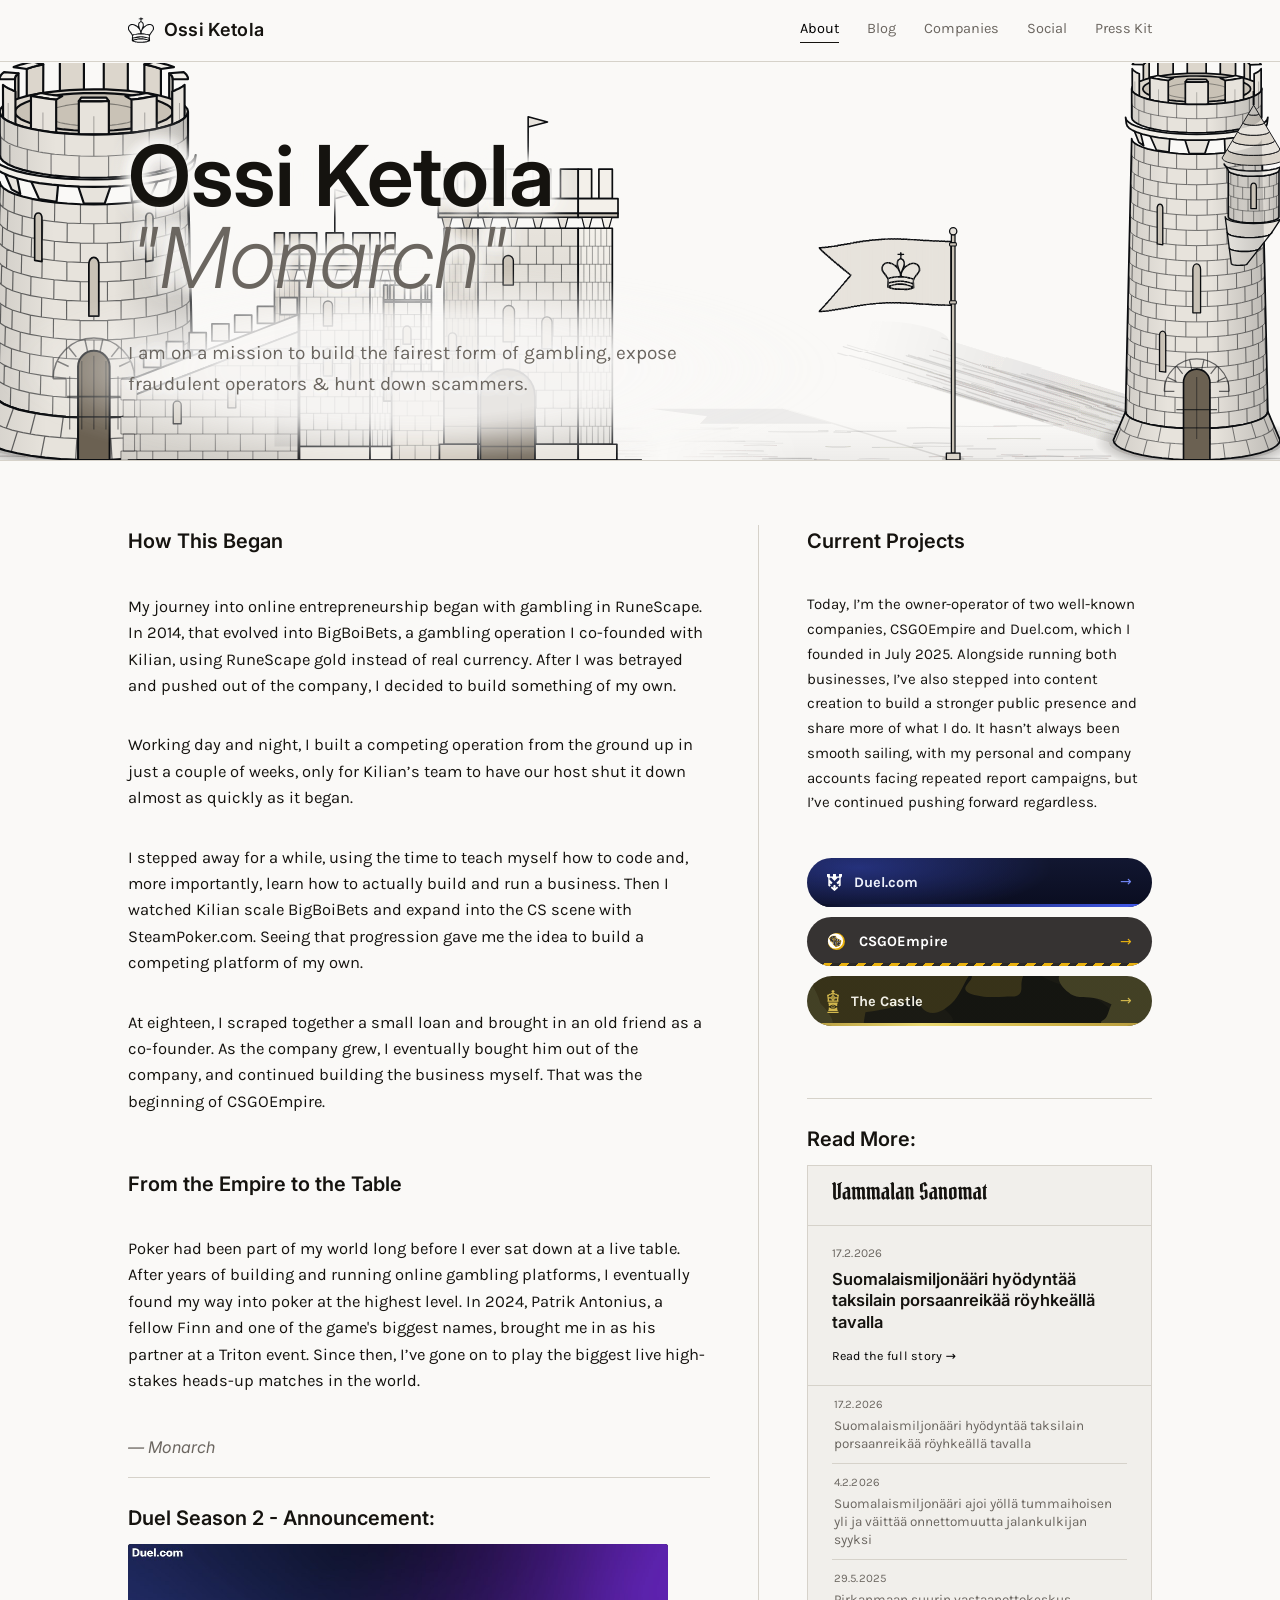
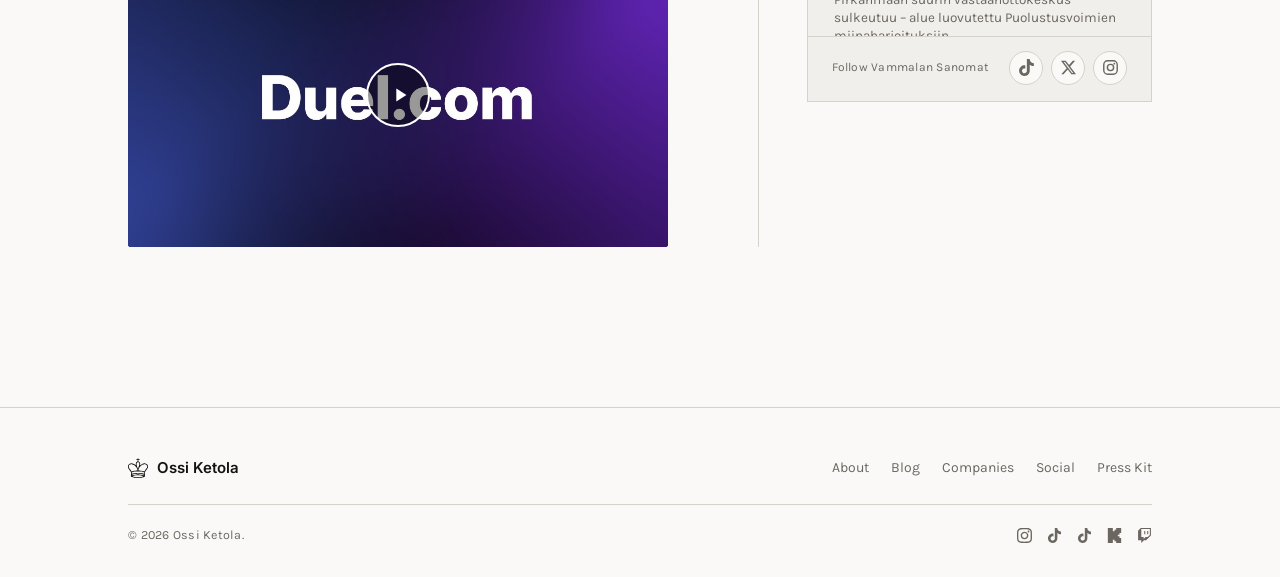
<file: index.html>
<!DOCTYPE html>
<html lang="en">
<head>
<meta charset="UTF-8">
<meta name="viewport" content="width=device-width, initial-scale=1.0">
<title>Ossi Ketola</title>
<meta name="description" content="Ossi Ketola — founder of CSGOEmpire and Duel.com, high-stakes poker player. Blog, social directory, and press kit.">
<meta property="og:type" content="website">
<meta property="og:url" content="https://olsujofa.github.io/ossi-ketola-website/">
<meta property="og:title" content="Ossi Ketola">
<meta property="og:description" content="Ossi Ketola — founder of CSGOEmpire and Duel.com, high-stakes poker player. Blog, social directory, and press kit.">
<meta property="og:image" content="https://olsujofa.github.io/ossi-ketola-website/assets/og-card.png">
<meta name="twitter:card" content="summary_large_image">
<meta name="twitter:title" content="Ossi Ketola">
<meta name="twitter:description" content="Ossi Ketola — founder of CSGOEmpire and Duel.com, high-stakes poker player. Blog, social directory, and press kit.">
<meta name="twitter:image" content="https://olsujofa.github.io/ossi-ketola-website/assets/og-card.png">
<link rel="icon" type="image/svg+xml" href="favicon.svg">
<link rel="preconnect" href="https://fonts.googleapis.com">
<link rel="preconnect" href="https://fonts.gstatic.com" crossorigin>
<link href="https://fonts.googleapis.com/css2?family=Inter:ital,wght@0,500;0,600;1,500&amp;family=Karla:wght@400;500;700&amp;display=swap" rel="stylesheet">
<link rel="stylesheet" href="styles.css">
<!-- page slides: opt in to cross-page transitions (main pages only) -->
<style>@view-transition{navigation:auto}</style>
<script src="slides.js"></script>
<script src="to-top.js" defer></script>
</head>
<body>

<header class="site-header">
  <div class="wrap">
    <a class="brand" href="index.html">
      <svg viewBox="0 0 56.88 55.63" width="26" height="26">
        <path fill="#0b0d10" fill-rule="evenodd" d="M27.99 0C27.99 0 29.12 0.25 29.12 0.25C29.12 0.25 29.74 2.38 29.74 2.38C29.74 2.38 32.16 2.5 32.74 2.63C33.33 2.75 33.18 2.83 33.24 3.13C33.31 3.42 33.12 4.38 33.12 4.38C33.12 4.38 30.85 4.5 30.24 4.63C29.64 4.75 29.64 4.52 29.49 5.13C29.35 5.73 29.31 7.58 29.37 8.25C29.43 8.92 29.39 8.73 29.87 9.13C30.35 9.52 31.52 9.83 32.24 10.63C32.97 11.42 33.87 12.29 34.24 13.88C34.62 15.46 34.49 20.13 34.49 20.13C34.49 20.13 34.22 20.69 35.37 20C36.52 19.31 39.74 16.85 41.37 16C43 15.15 43.89 15.08 45.12 14.88C46.35 14.67 47.41 14.5 48.75 14.75C50.08 15 52.04 15.75 53.12 16.38C54.2 17 54.68 17.71 55.25 18.5C55.81 19.29 56.22 20.21 56.5 21.13C56.77 22.04 56.93 22.9 56.87 24C56.81 25.1 57.52 25.23 56.12 27.75C54.72 30.27 49.85 36.25 48.5 39.13C47.14 42 48.04 42.94 48 45C47.95 47.06 48.39 50.23 48.25 51.5C48.1 52.77 48.31 52.08 47.12 52.63C45.93 53.17 43.06 54.25 41.12 54.75C39.18 55.25 38.85 55.48 35.49 55.63C32.14 55.77 24.31 55.77 20.99 55.63C17.68 55.48 17.58 55.27 15.62 54.75C13.66 54.23 10.45 53.08 9.24 52.5C8.04 51.92 8.47 52.71 8.37 51.25C8.27 49.79 8.66 45.81 8.62 43.75C8.58 41.69 9.35 41.33 8.12 38.88C6.89 36.42 2.58 31.1 1.24 29C-0.09 26.9 0.33 27.42 0.12 26.25C-0.09 25.08 -0.21 23.27 -0.01 22C0.2 20.73 0.72 19.6 1.37 18.63C2.02 17.65 2.89 16.75 3.87 16.13C4.85 15.5 6.08 15.1 7.24 14.88C8.41 14.65 9.58 14.58 10.87 14.75C12.16 14.92 13.12 14.98 15 15.88C16.87 16.77 22.12 20.13 22.12 20.13C22.12 20.13 22.27 15.04 22.62 13.5C22.97 11.96 23.62 11.54 24.24 10.88C24.87 10.21 25.83 10.02 26.37 9.5C26.91 8.98 27.33 8.48 27.49 7.75C27.66 7.02 27.49 5.65 27.37 5.13C27.24 4.6 27.37 4.75 26.74 4.63C26.12 4.5 23.62 4.38 23.62 4.38C23.62 4.38 23.43 3.42 23.49 3.13C23.56 2.83 23.43 2.73 23.99 2.63C24.56 2.52 26.87 2.5 26.87 2.5C26.87 2.5 27.99 0 27.99 0ZM46.5 16.88C45.39 17.06 43.52 17.6 42.25 18.13C40.97 18.65 40.35 18.83 38.87 20C37.39 21.17 34.77 23.42 33.37 25.13C31.97 26.83 31.08 28.88 30.49 30.25C29.91 31.63 29.89 32.56 29.87 33.38C29.85 34.19 30.37 35.13 30.37 35.13C30.37 35.13 35.37 35.5 37.87 35.88C40.37 36.25 43.91 37.13 45.37 37.38C46.83 37.63 46.29 37.48 46.62 37.38C46.95 37.27 46.89 37.46 47.37 36.75C47.85 36.04 48.5 34.56 49.5 33.13C50.5 31.69 52.56 29.38 53.37 28.13C54.18 26.88 54.18 26.46 54.37 25.63C54.56 24.79 54.56 23.92 54.5 23.13C54.43 22.33 54.39 21.65 54 20.88C53.6 20.1 52.97 19.15 52.12 18.5C51.27 17.85 49.81 17.27 48.87 17C47.93 16.73 47.6 16.69 46.5 16.88ZM8.37 16.88C7.58 17.04 6.31 17.44 5.49 17.88C4.68 18.31 4.02 18.83 3.49 19.5C2.97 20.17 2.58 20.96 2.37 21.88C2.16 22.79 2.06 23.92 2.24 25C2.43 26.08 2.68 27.04 3.49 28.38C4.31 29.71 6.12 31.56 7.12 33C8.12 34.44 8.79 36.27 9.49 37C10.2 37.73 9.83 37.56 11.37 37.38C12.91 37.19 16.24 36.25 18.74 35.88C21.24 35.5 26.37 35.13 26.37 35.13C26.37 35.13 26.89 34.42 26.87 33.63C26.85 32.83 26.7 31.6 26.24 30.38C25.79 29.15 24.89 27.44 24.12 26.25C23.35 25.06 22.64 24.27 21.62 23.25C20.6 22.23 19.14 20.96 17.99 20.13C16.85 19.29 16.04 18.79 14.75 18.25C13.45 17.71 11.31 17.1 10.25 16.88C9.18 16.65 9.16 16.71 8.37 16.88ZM26.62 37.63C23.99 37.63 22.97 37.54 20.49 37.88C18.02 38.21 13.37 39.1 11.75 39.63C10.12 40.15 10.89 40.42 10.75 41C10.6 41.58 10.75 42.6 10.87 43.13C11 43.65 11.5 44.13 11.5 44.13C11.5 44.13 14.06 43.27 16.37 42.88C18.68 42.48 21.91 41.83 25.37 41.75C28.83 41.67 33.93 41.98 37.12 42.38C40.31 42.77 43.06 43.94 44.5 44.13C45.93 44.31 45.75 43.5 45.75 43.5C45.75 43.5 46 41.02 45.87 40.38C45.75 39.73 46.6 40.04 45 39.63C43.39 39.21 39.31 38.21 36.24 37.88C33.18 37.54 29.24 37.63 26.62 37.63ZM25.24 48.38C22.52 48.38 21.99 48.52 20.12 48.88C18.24 49.23 15.12 50.15 14 50.5C12.87 50.85 13.37 51 13.37 51C13.37 51 13.14 51.35 13.62 51.63C14.1 51.9 14.89 52.35 16.24 52.63C17.6 52.9 19.08 53.13 21.74 53.25C24.41 53.38 29.12 53.48 32.24 53.38C35.37 53.27 38.64 52.96 40.49 52.63C42.35 52.29 43.37 51.38 43.37 51.38C43.37 51.38 43.77 50.92 42.62 50.5C41.47 50.08 39.39 49.23 36.49 48.88C33.6 48.52 27.97 48.38 25.24 48.38ZM27.74 11.13C26.95 11.29 25.99 12.35 25.49 12.88C24.99 13.4 24.89 13.21 24.74 14.25C24.6 15.29 24.14 16.77 24.62 19.13C25.1 21.48 26.95 26.77 27.62 28.38C28.29 29.98 28.62 28.75 28.62 28.75C28.62 28.75 31.41 21.69 31.99 19.38C32.58 17.06 32.41 16.13 32.12 14.88C31.83 13.63 30.97 12.5 30.24 11.88C29.52 11.25 28.54 10.96 27.74 11.13ZM25.62 44C22.62 44.33 15.54 45.46 13.12 46C10.7 46.54 11.47 46.88 11.12 47.25C10.77 47.63 10.91 48 11 48.25C11.08 48.5 9.33 49.13 11.62 48.75C13.91 48.38 21.31 46.46 24.74 46C28.18 45.54 29.37 45.69 32.24 46C35.12 46.31 39.97 47.42 42 47.88C44.02 48.33 43.75 48.69 44.37 48.75C45 48.81 45.75 48.25 45.75 48.25C45.75 48.25 46.04 47.35 45.25 46.88C44.45 46.4 43.35 45.85 41 45.38C38.64 44.9 33.68 44.23 31.12 44C28.56 43.77 28.62 43.67 25.62 44Z"/>
      </svg>
      <span class="wordmark">Ossi Ketola</span>
    </a>
    <nav class="site-nav">
      <a href="index.html" aria-current="page">About</a>
      <a href="blog/index.html">Blog</a>
      <div class="nav-dropdown">
        <a href="companies/index.html">Companies</a>
        <div class="nav-dropdown-menu">
          <a href="companies/duel.html">Duel.com</a>
          <a href="companies/csgoempire.html">CSGOEmpire</a>
          <a href="companies/castle.html">The Castle</a>
        </div>
      </div>
      <a href="social.html">Social</a>
      <a href="press.html">Press Kit</a>
    </nav>
  </div>
</header>

<section class="hero">
  <div class="wrap">
    <div class="hero-text">
      <h1>Ossi Ketola<br><em>"Monarch"</em></h1>
      <p class="lede">I am on a mission to build the fairest form of gambling, expose fraudulent operators &amp; hunt down scammers.</p>
    </div>
    <div class="hero-ground" aria-hidden="true"></div>
    <img src="assets/graphics/tower-ground-shadow.svg" alt="" class="hero-tower-shadow">
    <div class="hero-ground hero-ground-right" aria-hidden="true"></div>
    <img src="assets/graphics/turret-ground-shadow.svg" alt="" class="hero-turret-shadow">
    <img src="assets/graphics/tower-round.svg" alt="" class="hero-tower">
    <img src="assets/graphics/tower-turret.svg" alt="" class="hero-turret">
    <svg class="hero-flag crown-flag" viewBox="-270 0 285 210" aria-hidden="true" focusable="false">
      <defs>
        <linearGradient id="hf-rake" gradientUnits="userSpaceOnUse" x1="0" y1="210" x2="-157" y2="162">
          <stop offset="0" stop-color="#2b2724" stop-opacity="0.16"/>
          <stop offset="1" stop-color="#2b2724" stop-opacity="0"/>
        </linearGradient>
        <path id="hf-crown" fill="#0b0d10" fill-rule="evenodd" d="M27.99 0C27.99 0 29.12 0.25 29.12 0.25C29.12 0.25 29.74 2.38 29.74 2.38C29.74 2.38 32.16 2.5 32.74 2.63C33.33 2.75 33.18 2.83 33.24 3.13C33.31 3.42 33.12 4.38 33.12 4.38C33.12 4.38 30.85 4.5 30.24 4.63C29.64 4.75 29.64 4.52 29.49 5.13C29.35 5.73 29.31 7.58 29.37 8.25C29.43 8.92 29.39 8.73 29.87 9.13C30.35 9.52 31.52 9.83 32.24 10.63C32.97 11.42 33.87 12.29 34.24 13.88C34.62 15.46 34.49 20.13 34.49 20.13C34.49 20.13 34.22 20.69 35.37 20C36.52 19.31 39.74 16.85 41.37 16C43 15.15 43.89 15.08 45.12 14.88C46.35 14.67 47.41 14.5 48.75 14.75C50.08 15 52.04 15.75 53.12 16.38C54.2 17 54.68 17.71 55.25 18.5C55.81 19.29 56.22 20.21 56.5 21.13C56.77 22.04 56.93 22.9 56.87 24C56.81 25.1 57.52 25.23 56.12 27.75C54.72 30.27 49.85 36.25 48.5 39.13C47.14 42 48.04 42.94 48 45C47.95 47.06 48.39 50.23 48.25 51.5C48.1 52.77 48.31 52.08 47.12 52.63C45.93 53.17 43.06 54.25 41.12 54.75C39.18 55.25 38.85 55.48 35.49 55.63C32.14 55.77 24.31 55.77 20.99 55.63C17.68 55.48 17.58 55.27 15.62 54.75C13.66 54.23 10.45 53.08 9.24 52.5C8.04 51.92 8.47 52.71 8.37 51.25C8.27 49.79 8.66 45.81 8.62 43.75C8.58 41.69 9.35 41.33 8.12 38.88C6.89 36.42 2.58 31.1 1.24 29C-0.09 26.9 0.33 27.42 0.12 26.25C-0.09 25.08 -0.21 23.27 -0.01 22C0.2 20.73 0.72 19.6 1.37 18.63C2.02 17.65 2.89 16.75 3.87 16.13C4.85 15.5 6.08 15.1 7.24 14.88C8.41 14.65 9.58 14.58 10.87 14.75C12.16 14.92 13.12 14.98 15 15.88C16.87 16.77 22.12 20.13 22.12 20.13C22.12 20.13 22.27 15.04 22.62 13.5C22.97 11.96 23.62 11.54 24.24 10.88C24.87 10.21 25.83 10.02 26.37 9.5C26.91 8.98 27.33 8.48 27.49 7.75C27.66 7.02 27.49 5.65 27.37 5.13C27.24 4.6 27.37 4.75 26.74 4.63C26.12 4.5 23.62 4.38 23.62 4.38C23.62 4.38 23.43 3.42 23.49 3.13C23.56 2.83 23.43 2.73 23.99 2.63C24.56 2.52 26.87 2.5 26.87 2.5C26.87 2.5 27.99 0 27.99 0ZM46.5 16.88C45.39 17.06 43.52 17.6 42.25 18.13C40.97 18.65 40.35 18.83 38.87 20C37.39 21.17 34.77 23.42 33.37 25.13C31.97 26.83 31.08 28.88 30.49 30.25C29.91 31.63 29.89 32.56 29.87 33.38C29.85 34.19 30.37 35.13 30.37 35.13C30.37 35.13 35.37 35.5 37.87 35.88C40.37 36.25 43.91 37.13 45.37 37.38C46.83 37.63 46.29 37.48 46.62 37.38C46.95 37.27 46.89 37.46 47.37 36.75C47.85 36.04 48.5 34.56 49.5 33.13C50.5 31.69 52.56 29.38 53.37 28.13C54.18 26.88 54.18 26.46 54.37 25.63C54.56 24.79 54.56 23.92 54.5 23.13C54.43 22.33 54.39 21.65 54 20.88C53.6 20.1 52.97 19.15 52.12 18.5C51.27 17.85 49.81 17.27 48.87 17C47.93 16.73 47.6 16.69 46.5 16.88ZM8.37 16.88C7.58 17.04 6.31 17.44 5.49 17.88C4.68 18.31 4.02 18.83 3.49 19.5C2.97 20.17 2.58 20.96 2.37 21.88C2.16 22.79 2.06 23.92 2.24 25C2.43 26.08 2.68 27.04 3.49 28.38C4.31 29.71 6.12 31.56 7.12 33C8.12 34.44 8.79 36.27 9.49 37C10.2 37.73 9.83 37.56 11.37 37.38C12.91 37.19 16.24 36.25 18.74 35.88C21.24 35.5 26.37 35.13 26.37 35.13C26.37 35.13 26.89 34.42 26.87 33.63C26.85 32.83 26.7 31.6 26.24 30.38C25.79 29.15 24.89 27.44 24.12 26.25C23.35 25.06 22.64 24.27 21.62 23.25C20.6 22.23 19.14 20.96 17.99 20.13C16.85 19.29 16.04 18.79 14.75 18.25C13.45 17.71 11.31 17.1 10.25 16.88C9.18 16.65 9.16 16.71 8.37 16.88ZM26.62 37.63C23.99 37.63 22.97 37.54 20.49 37.88C18.02 38.21 13.37 39.1 11.75 39.63C10.12 40.15 10.89 40.42 10.75 41C10.6 41.58 10.75 42.6 10.87 43.13C11 43.65 11.5 44.13 11.5 44.13C11.5 44.13 14.06 43.27 16.37 42.88C18.68 42.48 21.91 41.83 25.37 41.75C28.83 41.67 33.93 41.98 37.12 42.38C40.31 42.77 43.06 43.94 44.5 44.13C45.93 44.31 45.75 43.5 45.75 43.5C45.75 43.5 46 41.02 45.87 40.38C45.75 39.73 46.6 40.04 45 39.63C43.39 39.21 39.31 38.21 36.24 37.88C33.18 37.54 29.24 37.63 26.62 37.63ZM25.24 48.38C22.52 48.38 21.99 48.52 20.12 48.88C18.24 49.23 15.12 50.15 14 50.5C12.87 50.85 13.37 51 13.37 51C13.37 51 13.14 51.35 13.62 51.63C14.1 51.9 14.89 52.35 16.24 52.63C17.6 52.9 19.08 53.13 21.74 53.25C24.41 53.38 29.12 53.48 32.24 53.38C35.37 53.27 38.64 52.96 40.49 52.63C42.35 52.29 43.37 51.38 43.37 51.38C43.37 51.38 43.77 50.92 42.62 50.5C41.47 50.08 39.39 49.23 36.49 48.88C33.6 48.52 27.97 48.38 25.24 48.38ZM27.74 11.13C26.95 11.29 25.99 12.35 25.49 12.88C24.99 13.4 24.89 13.21 24.74 14.25C24.6 15.29 24.14 16.77 24.62 19.13C25.1 21.48 26.95 26.77 27.62 28.38C28.29 29.98 28.62 28.75 28.62 28.75C28.62 28.75 31.41 21.69 31.99 19.38C32.58 17.06 32.41 16.13 32.12 14.88C31.83 13.63 30.97 12.5 30.24 11.88C29.52 11.25 28.54 10.96 27.74 11.13ZM25.62 44C22.62 44.33 15.54 45.46 13.12 46C10.7 46.54 11.47 46.88 11.12 47.25C10.77 47.63 10.91 48 11 48.25C11.08 48.5 9.33 49.13 11.62 48.75C13.91 48.38 21.31 46.46 24.74 46C28.18 45.54 29.37 45.69 32.24 46C35.12 46.31 39.97 47.42 42 47.88C44.02 48.33 43.75 48.69 44.37 48.75C45 48.81 45.75 48.25 45.75 48.25C45.75 48.25 46.04 47.35 45.25 46.88C44.45 46.4 43.35 45.85 41 45.38C38.64 44.9 33.68 44.23 31.12 44C28.56 43.77 28.62 43.67 25.62 44Z"/>
        <path id="hf-cloth" d="M2 18H118L90 46.0L118 74H2Z" fill="#e7e3dc" stroke="#0b0d10" stroke-width="1.3" stroke-linejoin="round"/>
        <use id="hf-emblem" href="#hf-crown" transform="translate(63.06 29.31) scale(-0.6 0.6)"/>
        <clipPath id="hf-shape"><path d="M2 18H118L90 46.0L118 74H2Z"/></clipPath>
        <clipPath id="hf-s0"><rect x="1.70" y="0" width="3.36" height="90"/></clipPath><clipPath id="hf-s1"><rect x="4.46" y="0" width="3.36" height="90"/></clipPath><clipPath id="hf-s2"><rect x="7.22" y="0" width="3.36" height="90"/></clipPath><clipPath id="hf-s3"><rect x="9.99" y="0" width="3.36" height="90"/></clipPath><clipPath id="hf-s4"><rect x="12.75" y="0" width="3.36" height="90"/></clipPath><clipPath id="hf-s5"><rect x="15.51" y="0" width="3.36" height="90"/></clipPath><clipPath id="hf-s6"><rect x="18.27" y="0" width="3.36" height="90"/></clipPath><clipPath id="hf-s7"><rect x="21.03" y="0" width="3.36" height="90"/></clipPath><clipPath id="hf-s8"><rect x="23.80" y="0" width="3.36" height="90"/></clipPath><clipPath id="hf-s9"><rect x="26.56" y="0" width="3.36" height="90"/></clipPath><clipPath id="hf-s10"><rect x="29.32" y="0" width="3.36" height="90"/></clipPath><clipPath id="hf-s11"><rect x="32.08" y="0" width="3.36" height="90"/></clipPath><clipPath id="hf-s12"><rect x="34.84" y="0" width="3.36" height="90"/></clipPath><clipPath id="hf-s13"><rect x="37.60" y="0" width="3.36" height="90"/></clipPath><clipPath id="hf-s14"><rect x="40.37" y="0" width="3.36" height="90"/></clipPath><clipPath id="hf-s15"><rect x="43.13" y="0" width="3.36" height="90"/></clipPath><clipPath id="hf-s16"><rect x="45.89" y="0" width="3.36" height="90"/></clipPath><clipPath id="hf-s17"><rect x="48.65" y="0" width="3.36" height="90"/></clipPath><clipPath id="hf-s18"><rect x="51.41" y="0" width="3.36" height="90"/></clipPath><clipPath id="hf-s19"><rect x="54.18" y="0" width="3.36" height="90"/></clipPath><clipPath id="hf-s20"><rect x="56.94" y="0" width="3.36" height="90"/></clipPath><clipPath id="hf-s21"><rect x="59.70" y="0" width="3.36" height="90"/></clipPath><clipPath id="hf-s22"><rect x="62.46" y="0" width="3.36" height="90"/></clipPath><clipPath id="hf-s23"><rect x="65.22" y="0" width="3.36" height="90"/></clipPath><clipPath id="hf-s24"><rect x="67.99" y="0" width="3.36" height="90"/></clipPath><clipPath id="hf-s25"><rect x="70.75" y="0" width="3.36" height="90"/></clipPath><clipPath id="hf-s26"><rect x="73.51" y="0" width="3.36" height="90"/></clipPath><clipPath id="hf-s27"><rect x="76.27" y="0" width="3.36" height="90"/></clipPath><clipPath id="hf-s28"><rect x="79.03" y="0" width="3.36" height="90"/></clipPath><clipPath id="hf-s29"><rect x="81.80" y="0" width="3.36" height="90"/></clipPath><clipPath id="hf-s30"><rect x="84.56" y="0" width="3.36" height="90"/></clipPath><clipPath id="hf-s31"><rect x="87.32" y="0" width="3.36" height="90"/></clipPath><clipPath id="hf-s32"><rect x="90.08" y="0" width="3.36" height="90"/></clipPath><clipPath id="hf-s33"><rect x="92.84" y="0" width="3.36" height="90"/></clipPath><clipPath id="hf-s34"><rect x="95.60" y="0" width="3.36" height="90"/></clipPath><clipPath id="hf-s35"><rect x="98.37" y="0" width="3.36" height="90"/></clipPath><clipPath id="hf-s36"><rect x="101.13" y="0" width="3.36" height="90"/></clipPath><clipPath id="hf-s37"><rect x="103.89" y="0" width="3.36" height="90"/></clipPath><clipPath id="hf-s38"><rect x="106.65" y="0" width="3.36" height="90"/></clipPath><clipPath id="hf-s39"><rect x="109.41" y="0" width="3.36" height="90"/></clipPath><clipPath id="hf-s40"><rect x="112.18" y="0" width="3.36" height="90"/></clipPath><clipPath id="hf-s41"><rect x="114.94" y="0" width="3.36" height="90"/></clipPath>
      </defs>
      <polygon class="flag-cast" points="-149.8,165.1 -265.8,165.1 -216.3,171.6 -222.7,178.2 -106.7,178.2" fill="#2b2724" opacity="0.06"/>
      <polygon points="-2,210 2.5,210 -154.6,162.3 -159.1,162.3" fill="url(#hf-rake)"/>
      <ellipse cx="0" cy="209" rx="10" ry="2.6" fill="#2b2724" opacity="0.18"/>
      <g stroke="#0b0d10" stroke-linejoin="round">
        <path d="M-1.6 12H1.6V204H-1.6Z" fill="#c9c2b6" stroke-width="1.1"/>
        <path d="M-6 204H6V210H-6Z" fill="#dcd6cc" stroke-width="1.2"/>
        <circle cx="0" cy="9" r="3.2" fill="#e7e3dc" stroke-width="1.1"/>
      </g>
      <g transform="scale(-1 1)">
        <g class="flag-cloth">
          <g class="flag-strip" style="--i:0;--amp:0.40;--k:0.07;transform:translateY(-0.00px)" clip-path="url(#hf-s0)"><use href="#hf-cloth"/><rect class="flag-shade" clip-path="url(#hf-shape)" x="1.70" y="16" width="3.36" height="60" fill="#0b0d10"/></g>
          <g class="flag-strip" style="--i:1;--amp:0.47;--k:0.08;transform:translateY(-0.05px)" clip-path="url(#hf-s1)"><use href="#hf-cloth"/><rect class="flag-shade" clip-path="url(#hf-shape)" x="4.46" y="16" width="3.36" height="60" fill="#0b0d10"/></g>
          <g class="flag-strip" style="--i:2;--amp:0.56;--k:0.10;transform:translateY(-0.13px)" clip-path="url(#hf-s2)"><use href="#hf-cloth"/><rect class="flag-shade" clip-path="url(#hf-shape)" x="7.22" y="16" width="3.36" height="60" fill="#0b0d10"/></g>
          <g class="flag-strip" style="--i:3;--amp:0.66;--k:0.12;transform:translateY(-0.22px)" clip-path="url(#hf-s3)"><use href="#hf-cloth"/><rect class="flag-shade" clip-path="url(#hf-shape)" x="9.99" y="16" width="3.36" height="60" fill="#0b0d10"/></g>
          <g class="flag-strip" style="--i:4;--amp:0.76;--k:0.14;transform:translateY(-0.33px)" clip-path="url(#hf-s4)"><use href="#hf-cloth"/><rect class="flag-shade" clip-path="url(#hf-shape)" x="12.75" y="16" width="3.36" height="60" fill="#0b0d10"/></g>
          <g class="flag-strip" style="--i:5;--amp:0.86;--k:0.15;transform:translateY(-0.46px)" clip-path="url(#hf-s5)"><use href="#hf-cloth"/><rect class="flag-shade" clip-path="url(#hf-shape)" x="15.51" y="16" width="3.36" height="60" fill="#0b0d10"/></g>
          <g class="flag-strip" style="--i:6;--amp:0.97;--k:0.17;transform:translateY(-0.61px)" clip-path="url(#hf-s6)"><use href="#hf-cloth"/><rect class="flag-shade" clip-path="url(#hf-shape)" x="18.27" y="16" width="3.36" height="60" fill="#0b0d10"/></g>
          <g class="flag-strip" style="--i:7;--amp:1.08;--k:0.19;transform:translateY(-0.77px)" clip-path="url(#hf-s7)"><use href="#hf-cloth"/><rect class="flag-shade" clip-path="url(#hf-shape)" x="21.03" y="16" width="3.36" height="60" fill="#0b0d10"/></g>
          <g class="flag-strip" style="--i:8;--amp:1.19;--k:0.21;transform:translateY(-0.94px)" clip-path="url(#hf-s8)"><use href="#hf-cloth"/><rect class="flag-shade" clip-path="url(#hf-shape)" x="23.80" y="16" width="3.36" height="60" fill="#0b0d10"/></g>
          <g class="flag-strip" style="--i:9;--amp:1.31;--k:0.23;transform:translateY(-1.11px)" clip-path="url(#hf-s9)"><use href="#hf-cloth"/><use href="#hf-emblem"/><rect class="flag-shade" clip-path="url(#hf-shape)" x="26.56" y="16" width="3.36" height="60" fill="#0b0d10"/></g>
          <g class="flag-strip" style="--i:10;--amp:1.43;--k:0.25;transform:translateY(-1.29px)" clip-path="url(#hf-s10)"><use href="#hf-cloth"/><use href="#hf-emblem"/><rect class="flag-shade" clip-path="url(#hf-shape)" x="29.32" y="16" width="3.36" height="60" fill="#0b0d10"/></g>
          <g class="flag-strip" style="--i:11;--amp:1.55;--k:0.28;transform:translateY(-1.46px)" clip-path="url(#hf-s11)"><use href="#hf-cloth"/><use href="#hf-emblem"/><rect class="flag-shade" clip-path="url(#hf-shape)" x="32.08" y="16" width="3.36" height="60" fill="#0b0d10"/></g>
          <g class="flag-strip" style="--i:12;--amp:1.67;--k:0.30;transform:translateY(-1.63px)" clip-path="url(#hf-s12)"><use href="#hf-cloth"/><use href="#hf-emblem"/><rect class="flag-shade" clip-path="url(#hf-shape)" x="34.84" y="16" width="3.36" height="60" fill="#0b0d10"/></g>
          <g class="flag-strip" style="--i:13;--amp:1.79;--k:0.32;transform:translateY(-1.78px)" clip-path="url(#hf-s13)"><use href="#hf-cloth"/><use href="#hf-emblem"/><rect class="flag-shade" clip-path="url(#hf-shape)" x="37.60" y="16" width="3.36" height="60" fill="#0b0d10"/></g>
          <g class="flag-strip" style="--i:14;--amp:1.91;--k:0.34;transform:translateY(-1.91px)" clip-path="url(#hf-s14)"><use href="#hf-cloth"/><use href="#hf-emblem"/><rect class="flag-shade" clip-path="url(#hf-shape)" x="40.37" y="16" width="3.36" height="60" fill="#0b0d10"/></g>
          <g class="flag-strip" style="--i:15;--amp:2.04;--k:0.36;transform:translateY(-2.02px)" clip-path="url(#hf-s15)"><use href="#hf-cloth"/><use href="#hf-emblem"/><rect class="flag-shade" clip-path="url(#hf-shape)" x="43.13" y="16" width="3.36" height="60" fill="#0b0d10"/></g>
          <g class="flag-strip" style="--i:16;--amp:2.16;--k:0.39;transform:translateY(-2.10px)" clip-path="url(#hf-s16)"><use href="#hf-cloth"/><use href="#hf-emblem"/><rect class="flag-shade" clip-path="url(#hf-shape)" x="45.89" y="16" width="3.36" height="60" fill="#0b0d10"/></g>
          <g class="flag-strip" style="--i:17;--amp:2.29;--k:0.41;transform:translateY(-2.15px)" clip-path="url(#hf-s17)"><use href="#hf-cloth"/><use href="#hf-emblem"/><rect class="flag-shade" clip-path="url(#hf-shape)" x="48.65" y="16" width="3.36" height="60" fill="#0b0d10"/></g>
          <g class="flag-strip" style="--i:18;--amp:2.42;--k:0.43;transform:translateY(-2.17px)" clip-path="url(#hf-s18)"><use href="#hf-cloth"/><use href="#hf-emblem"/><rect class="flag-shade" clip-path="url(#hf-shape)" x="51.41" y="16" width="3.36" height="60" fill="#0b0d10"/></g>
          <g class="flag-strip" style="--i:19;--amp:2.55;--k:0.45;transform:translateY(-2.14px)" clip-path="url(#hf-s19)"><use href="#hf-cloth"/><use href="#hf-emblem"/><rect class="flag-shade" clip-path="url(#hf-shape)" x="54.18" y="16" width="3.36" height="60" fill="#0b0d10"/></g>
          <g class="flag-strip" style="--i:20;--amp:2.68;--k:0.48;transform:translateY(-2.07px)" clip-path="url(#hf-s20)"><use href="#hf-cloth"/><use href="#hf-emblem"/><rect class="flag-shade" clip-path="url(#hf-shape)" x="56.94" y="16" width="3.36" height="60" fill="#0b0d10"/></g>
          <g class="flag-strip" style="--i:21;--amp:2.81;--k:0.50;transform:translateY(-1.96px)" clip-path="url(#hf-s21)"><use href="#hf-cloth"/><use href="#hf-emblem"/><rect class="flag-shade" clip-path="url(#hf-shape)" x="59.70" y="16" width="3.36" height="60" fill="#0b0d10"/></g>
          <g class="flag-strip" style="--i:22;--amp:2.94;--k:0.53;transform:translateY(-1.80px)" clip-path="url(#hf-s22)"><use href="#hf-cloth"/><use href="#hf-emblem"/><rect class="flag-shade" clip-path="url(#hf-shape)" x="62.46" y="16" width="3.36" height="60" fill="#0b0d10"/></g>
          <g class="flag-strip" style="--i:23;--amp:3.07;--k:0.55;transform:translateY(-1.60px)" clip-path="url(#hf-s23)"><use href="#hf-cloth"/><rect class="flag-shade" clip-path="url(#hf-shape)" x="65.22" y="16" width="3.36" height="60" fill="#0b0d10"/></g>
          <g class="flag-strip" style="--i:24;--amp:3.21;--k:0.57;transform:translateY(-1.35px)" clip-path="url(#hf-s24)"><use href="#hf-cloth"/><rect class="flag-shade" clip-path="url(#hf-shape)" x="67.99" y="16" width="3.36" height="60" fill="#0b0d10"/></g>
          <g class="flag-strip" style="--i:25;--amp:3.34;--k:0.60;transform:translateY(-1.06px)" clip-path="url(#hf-s25)"><use href="#hf-cloth"/><rect class="flag-shade" clip-path="url(#hf-shape)" x="70.75" y="16" width="3.36" height="60" fill="#0b0d10"/></g>
          <g class="flag-strip" style="--i:26;--amp:3.48;--k:0.62;transform:translateY(-0.72px)" clip-path="url(#hf-s26)"><use href="#hf-cloth"/><rect class="flag-shade" clip-path="url(#hf-shape)" x="73.51" y="16" width="3.36" height="60" fill="#0b0d10"/></g>
          <g class="flag-strip" style="--i:27;--amp:3.62;--k:0.65;transform:translateY(-0.35px)" clip-path="url(#hf-s27)"><use href="#hf-cloth"/><rect class="flag-shade" clip-path="url(#hf-shape)" x="76.27" y="16" width="3.36" height="60" fill="#0b0d10"/></g>
          <g class="flag-strip" style="--i:28;--amp:3.75;--k:0.67;transform:translateY(0.06px)" clip-path="url(#hf-s28)"><use href="#hf-cloth"/><rect class="flag-shade" clip-path="url(#hf-shape)" x="79.03" y="16" width="3.36" height="60" fill="#0b0d10"/></g>
          <g class="flag-strip" style="--i:29;--amp:3.89;--k:0.69;transform:translateY(0.50px)" clip-path="url(#hf-s29)"><use href="#hf-cloth"/><rect class="flag-shade" clip-path="url(#hf-shape)" x="81.80" y="16" width="3.36" height="60" fill="#0b0d10"/></g>
          <g class="flag-strip" style="--i:30;--amp:4.03;--k:0.72;transform:translateY(0.96px)" clip-path="url(#hf-s30)"><use href="#hf-cloth"/><rect class="flag-shade" clip-path="url(#hf-shape)" x="84.56" y="16" width="3.36" height="60" fill="#0b0d10"/></g>
          <g class="flag-strip" style="--i:31;--amp:4.17;--k:0.74;transform:translateY(1.45px)" clip-path="url(#hf-s31)"><use href="#hf-cloth"/><rect class="flag-shade" clip-path="url(#hf-shape)" x="87.32" y="16" width="3.36" height="60" fill="#0b0d10"/></g>
          <g class="flag-strip" style="--i:32;--amp:4.31;--k:0.77;transform:translateY(1.94px)" clip-path="url(#hf-s32)"><use href="#hf-cloth"/><rect class="flag-shade" clip-path="url(#hf-shape)" x="90.08" y="16" width="3.36" height="60" fill="#0b0d10"/></g>
          <g class="flag-strip" style="--i:33;--amp:4.45;--k:0.79;transform:translateY(2.44px)" clip-path="url(#hf-s33)"><use href="#hf-cloth"/><rect class="flag-shade" clip-path="url(#hf-shape)" x="92.84" y="16" width="3.36" height="60" fill="#0b0d10"/></g>
          <g class="flag-strip" style="--i:34;--amp:4.59;--k:0.82;transform:translateY(2.93px)" clip-path="url(#hf-s34)"><use href="#hf-cloth"/><rect class="flag-shade" clip-path="url(#hf-shape)" x="95.60" y="16" width="3.36" height="60" fill="#0b0d10"/></g>
          <g class="flag-strip" style="--i:35;--amp:4.73;--k:0.85;transform:translateY(3.41px)" clip-path="url(#hf-s35)"><use href="#hf-cloth"/><rect class="flag-shade" clip-path="url(#hf-shape)" x="98.37" y="16" width="3.36" height="60" fill="#0b0d10"/></g>
          <g class="flag-strip" style="--i:36;--amp:4.88;--k:0.87;transform:translateY(3.88px)" clip-path="url(#hf-s36)"><use href="#hf-cloth"/><rect class="flag-shade" clip-path="url(#hf-shape)" x="101.13" y="16" width="3.36" height="60" fill="#0b0d10"/></g>
          <g class="flag-strip" style="--i:37;--amp:5.02;--k:0.90;transform:translateY(4.31px)" clip-path="url(#hf-s37)"><use href="#hf-cloth"/><rect class="flag-shade" clip-path="url(#hf-shape)" x="103.89" y="16" width="3.36" height="60" fill="#0b0d10"/></g>
          <g class="flag-strip" style="--i:38;--amp:5.16;--k:0.92;transform:translateY(4.70px)" clip-path="url(#hf-s38)"><use href="#hf-cloth"/><rect class="flag-shade" clip-path="url(#hf-shape)" x="106.65" y="16" width="3.36" height="60" fill="#0b0d10"/></g>
          <g class="flag-strip" style="--i:39;--amp:5.31;--k:0.95;transform:translateY(5.05px)" clip-path="url(#hf-s39)"><use href="#hf-cloth"/><rect class="flag-shade" clip-path="url(#hf-shape)" x="109.41" y="16" width="3.36" height="60" fill="#0b0d10"/></g>
          <g class="flag-strip" style="--i:40;--amp:5.45;--k:0.97;transform:translateY(5.34px)" clip-path="url(#hf-s40)"><use href="#hf-cloth"/><rect class="flag-shade" clip-path="url(#hf-shape)" x="112.18" y="16" width="3.36" height="60" fill="#0b0d10"/></g>
          <g class="flag-strip" style="--i:41;--amp:5.60;--k:1.00;transform:translateY(5.58px)" clip-path="url(#hf-s41)"><use href="#hf-cloth"/><rect class="flag-shade" clip-path="url(#hf-shape)" x="114.94" y="16" width="3.36" height="60" fill="#0b0d10"/></g>
        </g>
        <g fill="#c9c2b6" stroke="#0b0d10" stroke-width="0.9">
          <rect x="-2.8" y="19" width="6" height="3" rx="1"/>
          <rect x="-2.8" y="70" width="6" height="3" rx="1"/>
        </g>
      </g>
    </svg>
    <img src="assets/graphics/gatehouse-hero.svg" alt="" class="hero-emblem">
  </div>
</section>


<section class="dossier">
  <div class="wrap">
  <div class="dossier-grid">
  <div class="copy">
    <p class="section-kicker">How This Began</p>
    <p>My journey into online entrepreneurship began with gambling in RuneScape. In 2014, that evolved into BigBoiBets, a gambling operation I co-founded with Kilian, using RuneScape gold instead of real currency. After I was betrayed and pushed out of the company, I decided to build something of my own.</p>
    <p>Working day and night, I built a competing operation from the ground up in just a couple of weeks, only for Kilian’s team to have our host shut it down almost as quickly as it began.</p>
    <p>I stepped away for a while, using the time to teach myself how to code and, more importantly, learn how to actually build and run a business. Then I watched Kilian scale BigBoiBets and expand into the CS scene with SteamPoker.com. Seeing that progression gave me the idea to build a competing platform of my own.</p>
    <p>At eighteen, I scraped together a small loan and brought in an old friend as a co-founder. As the company grew, I eventually bought him out of the company, and continued building the business myself. That was the beginning of CSGOEmpire.</p>
    <p class="section-kicker">From the Empire to the Table</p>
    <p>Poker had been part of my world long before I ever sat down at a live table. After years of building and running online gambling platforms, I eventually found my way into poker at the highest level. In 2024, Patrik Antonius, a fellow Finn and one of the game's biggest names, brought me in as his partner at a Triton event. Since then, I’ve gone on to play the biggest live high-stakes heads-up matches in the world.</p>
    <p class="byline">&mdash; Monarch</p>
    <p class="section-kicker vs-section-kicker" style="margin-top:auto;">Duel Season 2 - Announcement:</p>
    <div class="hero-video-wrap" style="position:relative; max-width:540px; border-radius:3px; overflow:hidden;">
      <video id="s2video" src="assets/duel/season2-2-info.mp4" poster="assets/duel/season2-2-info-poster.jpg" preload="none" playsinline controlsList="nodownload noremoteplayback" disablePictureInPicture oncontextmenu="return false;" style="width:100%; aspect-ratio:16/9; display:block; background:#000;"></video>
      <button id="s2play" type="button" aria-label="Play video" style="position:absolute; inset:0; margin:auto; width:64px; height:64px; padding:0; border-radius:50%; background:rgba(0,0,0,.4); border:2px solid #fff; display:flex; align-items:center; justify-content:center; cursor:pointer;">
        <svg width="22" height="22" viewBox="0 0 24 24" fill="#fff" style="margin-left:3px;"><path d="M8 5v14l11-7z"/></svg>
      </button>
    </div>
    <script>
      (function(){
        var video = document.getElementById('s2video');
        var btn = document.getElementById('s2play');
        // Open at 75% rather than full: this plays inline on a page nobody
        // arrived at for a video. Set on the element rather than per play, so
        // it holds however playback starts and still gives way the moment a
        // viewer touches the volume control. iOS ignores scripted volume - it
        // keeps audio on the hardware buttons - so there this is simply a no-op.
        video.volume = 0.75;
        btn.addEventListener('click', function(){
          video.setAttribute('controls', '');
          video.play();
        });
        video.addEventListener('play', function(){ btn.style.display = 'none'; });
        video.addEventListener('ended', function(){ btn.style.display = 'flex'; video.removeAttribute('controls'); });
      })();
    </script>
  </div>
  <div class="divider"></div>
  <div class="facts">
    <p class="section-kicker">Current Projects</p>
    <p class="side-copy">Today, I’m the owner-operator of two well-known companies, CSGOEmpire and Duel.com, which I founded in July 2025. Alongside running both businesses, I’ve also stepped into content creation to build a stronger public presence and share more of what I do. It hasn’t always been smooth sailing, with my personal and company accounts facing repeated report campaigns, but I’ve continued pushing forward regardless.</p>
    <div class="co-pills">
      <a class="co-pill co-pill-duel" href="companies/duel.html">
        <img class="co-pill-mark" src="companies/assets/duel/logo.svg" alt="">
        <span class="co-pill-label">Duel.com</span>
        <span class="co-pill-arrow">&rarr;</span>
      </a>
      <a class="co-pill co-pill-cs" href="companies/csgoempire.html">
        <img class="co-pill-mark" src="companies/assets/csgoempire/logo.svg" alt="">
        <span class="co-pill-label">CSGOEmpire</span>
        <span class="co-pill-arrow">&rarr;</span>
      </a>
      <a class="co-pill co-pill-castle" href="companies/castle.html">
        <img class="co-pill-mark" src="companies/assets/castle/logo.svg" alt="">
        <span class="co-pill-label">The Castle</span>
        <span class="co-pill-arrow">&rarr;</span>
      </a>
    </div>

    <p class="section-kicker vs-section-kicker">Read More:</p>
    <div class="vs-widget vs-widget-compact">
      <div class="vs-mast">
        <a class="vs-mast-name" href="https://vammalansanomat.fi" target="_blank" rel="noopener noreferrer">
          <img src="companies/assets/press/vammalan-sanomat.svg" alt="Vammalan Sanomat">
        </a>
      </div>

      <div class="vs-feature">
        <p class="vs-feature-date">17.2.2026</p>
        <h3 class="vs-feature-title">Suomalaismiljon&auml;&auml;ri hy&ouml;dynt&auml;&auml; taksilain porsaanreik&auml;&auml; r&ouml;yhke&auml;ll&auml; tavalla</h3>
        <a class="vs-feature-link" href="https://vammalansanomat.fi/suomalaismiljonaari-hyodyntaa-taksilain-porsaanreikaa-royhkealla-tavalla-copy" target="_blank" rel="noopener noreferrer">Read the full story &rarr;</a>
      </div>

      <ul class="vs-list">
        <li><a class="vs-item" href="https://vammalansanomat.fi/suomalaismiljonaari-hyodyntaa-taksilain-porsaanreikaa-royhkealla-tavalla-copy" target="_blank" rel="noopener noreferrer"><span class="vs-item-date">17.2.2026</span><span class="vs-item-title">Suomalaismiljon&auml;&auml;ri hy&ouml;dynt&auml;&auml; taksilain porsaanreik&auml;&auml; r&ouml;yhke&auml;ll&auml; tavalla</span></a></li>
        <li><a class="vs-item" href="https://vammalansanomat.fi/suomalaismiljonaari-ajoi-yolla-tummaihoisen-yli-ja-vaittaa-onnettomuutta-jalankulkijan-syyksi" target="_blank" rel="noopener noreferrer"><span class="vs-item-date">4.2.2026</span><span class="vs-item-title">Suomalaismiljon&auml;&auml;ri ajoi y&ouml;ll&auml; tummaihoisen yli ja v&auml;itt&auml;&auml; onnettomuutta jalankulkijan syyksi</span></a></li>
        <li><a class="vs-item" href="https://vammalansanomat.fi/pirkanmaan-suurin-vastaanottokeskus-sulkeutuu-alue-luovutettu-puolustusvoimien-miinaharjoituksiin" target="_blank" rel="noopener noreferrer"><span class="vs-item-date">29.5.2025</span><span class="vs-item-title">Pirkanmaan suurin vastaanottokeskus sulkeutuu &ndash; alue luovutettu Puolustusvoimien miinaharjoituksiin</span></a></li>
        <li><a class="vs-item" href="https://vammalansanomat.fi/miljonaari-haluaa-metsittaa-hervannan-9-000-asukasta-uhkaa-joutua-kodittomaksi" target="_blank" rel="noopener noreferrer"><span class="vs-item-date">22.5.2025</span><span class="vs-item-title">Miljon&auml;&auml;ri haluaa mets&auml;itt&auml;&auml; Hervannan &ndash; 9 000 asukasta uhkaa joutua kodittomaksi</span></a></li>
        <li><a class="vs-item" href="https://vammalansanomat.fi/miljonaarin-protesti-verottajaa-vastaan-paattyi-lahes-3-miljoonan-sakkoihin" target="_blank" rel="noopener noreferrer"><span class="vs-item-date">19.5.2025</span><span class="vs-item-title">Miljon&auml;&auml;rin protesti verottajaa vastaan p&auml;&auml;ttyi l&auml;hes 3 miljoonan sakkoihin</span></a></li>
        <li><a class="vs-item" href="https://vammalansanomat.fi/uskomaton-perustelu-vapautti-suomalaismiljonaarin-8-miljoonan-euron-matkyista" target="_blank" rel="noopener noreferrer"><span class="vs-item-date">5.5.2025</span><span class="vs-item-title">Uskomaton perustelu vapautti suomalaismiljon&auml;&auml;rin 8 miljoonan euron m&auml;tkyist&auml;</span></a></li>
        <li><a class="vs-item" href="https://vammalansanomat.fi/suomalaismiljonaari-vuokrasi-1-500-neliota-helsinki-vantaalta-yksityista-lounge-hanketta-varten" target="_blank" rel="noopener noreferrer"><span class="vs-item-date">23.4.2025</span><span class="vs-item-title">Suomalaismiljon&auml;&auml;ri vuokrasi 1 500 neli&ouml;t&auml; Helsinki-Vantaalta yksityist&auml; lounge-hanketta varten</span></a></li>
        <li><a class="vs-item" href="https://vammalansanomat.fi/yli-200-kmh-kaahannut-miljonaari-vapautui-syytteista-oikeuden-mukaan-nopeus-esti-rajoitusmerkkien-havaitsemisen" target="_blank" rel="noopener noreferrer"><span class="vs-item-date">5.3.2025</span><span class="vs-item-title">Yli 200 km/h kaahannut miljon&auml;&auml;ri vapautui syytteist&auml; &ndash; oikeuden mukaan nopeus esti rajoitusmerkkien havaitsemisen</span></a></li>
        <li><a class="vs-item" href="https://vammalansanomat.fi/suomalaismiljonaari-sijoitti-robottikuljetuksiin-wolt-testaa-automatisoituja-ruokatoimituksia-helsingissa" target="_blank" rel="noopener noreferrer"><span class="vs-item-date">2.3.2025</span><span class="vs-item-title">Suomalaismiljon&auml;&auml;ri sijoitti robottikuljetuksiin &ndash; Wolt testaa automatisoituja ruokatoimituksia Helsingiss&auml;</span></a></li>
      </ul>

      <div class="vs-social">
        <span class="vs-social-label">Follow Vammalan Sanomat</span>
        <div class="vs-social-links">
          <a class="vs-social-link" href="https://www.tiktok.com/@vammalansanomat" target="_blank" rel="noopener noreferrer" aria-label="Vammalan Sanomat on TikTok">
            <svg viewBox="0 0 24 24" width="17" height="17" aria-hidden="true" focusable="false"><path fill="currentColor" d="M12.525.02c1.31-.02 2.61-.01 3.91-.02.08 1.53.63 3.09 1.75 4.17 1.12 1.11 2.7 1.62 4.24 1.79v4.03c-1.44-.05-2.89-.35-4.2-.97-.57-.26-1.1-.59-1.62-.93-.01 2.92.01 5.84-.02 8.75-.08 1.4-.54 2.79-1.35 3.94-1.31 1.92-3.58 3.17-5.91 3.21-1.43.08-2.86-.31-4.08-1.03-2.02-1.19-3.44-3.37-3.65-5.71-.02-.5-.03-1-.01-1.49.18-1.9 1.12-3.72 2.58-4.96 1.66-1.44 3.98-2.13 6.15-1.72.02 1.48-.04 2.96-.04 4.44-.99-.32-2.15-.23-3.02.37-.63.41-1.11 1.04-1.36 1.75-.21.51-.15 1.07-.14 1.61.24 1.64 1.82 3.02 3.5 2.87 1.12-.01 2.19-.66 2.77-1.61.19-.33.4-.67.41-1.06.1-1.79.06-3.57.07-5.36.01-4.03-.01-8.05.02-12.07z"/></svg>
          </a>
          <a class="vs-social-link" href="https://x.com/vammalansanomat" target="_blank" rel="noopener noreferrer" aria-label="Vammalan Sanomat on X">
            <svg viewBox="0 0 24 24" width="15" height="15" aria-hidden="true" focusable="false"><path fill="currentColor" d="M18.901 1.153h3.68l-8.04 9.19L24 22.846h-7.406l-5.8-7.584-6.638 7.584H.474l8.6-9.83L0 1.154h7.594l5.243 6.932ZM17.61 20.644h2.039L6.486 3.24H4.298Z"/></svg>
          </a>
          <a class="vs-social-link" href="https://www.instagram.com/vammalansanomat" target="_blank" rel="noopener noreferrer" aria-label="Vammalan Sanomat on Instagram">
            <svg viewBox="0 0 24 24" width="17" height="17" aria-hidden="true" focusable="false"><rect x="2.5" y="2.5" width="19" height="19" rx="5.5" fill="none" stroke="currentColor" stroke-width="2"/><circle cx="12" cy="12" r="4.4" fill="none" stroke="currentColor" stroke-width="2"/><circle cx="17.4" cy="6.6" r="1.25" fill="currentColor"/></svg>
          </a>
        </div>
      </div>
    </div>
  </div>
  </div>
  </div>
</section>

<footer class="site-footer">
  <div class="wrap">
    <div class="site-footer-top">
      <a class="footer-brand" href="index.html">
        <svg viewBox="0 0 56.88 55.63" width="20" height="20">
          <path fill="#0b0d10" fill-rule="evenodd" d="M27.99 0C27.99 0 29.12 0.25 29.12 0.25C29.12 0.25 29.74 2.38 29.74 2.38C29.74 2.38 32.16 2.5 32.74 2.63C33.33 2.75 33.18 2.83 33.24 3.13C33.31 3.42 33.12 4.38 33.12 4.38C33.12 4.38 30.85 4.5 30.24 4.63C29.64 4.75 29.64 4.52 29.49 5.13C29.35 5.73 29.31 7.58 29.37 8.25C29.43 8.92 29.39 8.73 29.87 9.13C30.35 9.52 31.52 9.83 32.24 10.63C32.97 11.42 33.87 12.29 34.24 13.88C34.62 15.46 34.49 20.13 34.49 20.13C34.49 20.13 34.22 20.69 35.37 20C36.52 19.31 39.74 16.85 41.37 16C43 15.15 43.89 15.08 45.12 14.88C46.35 14.67 47.41 14.5 48.75 14.75C50.08 15 52.04 15.75 53.12 16.38C54.2 17 54.68 17.71 55.25 18.5C55.81 19.29 56.22 20.21 56.5 21.13C56.77 22.04 56.93 22.9 56.87 24C56.81 25.1 57.52 25.23 56.12 27.75C54.72 30.27 49.85 36.25 48.5 39.13C47.14 42 48.04 42.94 48 45C47.95 47.06 48.39 50.23 48.25 51.5C48.1 52.77 48.31 52.08 47.12 52.63C45.93 53.17 43.06 54.25 41.12 54.75C39.18 55.25 38.85 55.48 35.49 55.63C32.14 55.77 24.31 55.77 20.99 55.63C17.68 55.48 17.58 55.27 15.62 54.75C13.66 54.23 10.45 53.08 9.24 52.5C8.04 51.92 8.47 52.71 8.37 51.25C8.27 49.79 8.66 45.81 8.62 43.75C8.58 41.69 9.35 41.33 8.12 38.88C6.89 36.42 2.58 31.1 1.24 29C-0.09 26.9 0.33 27.42 0.12 26.25C-0.09 25.08 -0.21 23.27 -0.01 22C0.2 20.73 0.72 19.6 1.37 18.63C2.02 17.65 2.89 16.75 3.87 16.13C4.85 15.5 6.08 15.1 7.24 14.88C8.41 14.65 9.58 14.58 10.87 14.75C12.16 14.92 13.12 14.98 15 15.88C16.87 16.77 22.12 20.13 22.12 20.13C22.12 20.13 22.27 15.04 22.62 13.5C22.97 11.96 23.62 11.54 24.24 10.88C24.87 10.21 25.83 10.02 26.37 9.5C26.91 8.98 27.33 8.48 27.49 7.75C27.66 7.02 27.49 5.65 27.37 5.13C27.24 4.6 27.37 4.75 26.74 4.63C26.12 4.5 23.62 4.38 23.62 4.38C23.62 4.38 23.43 3.42 23.49 3.13C23.56 2.83 23.43 2.73 23.99 2.63C24.56 2.52 26.87 2.5 26.87 2.5C26.87 2.5 27.99 0 27.99 0ZM46.5 16.88C45.39 17.06 43.52 17.6 42.25 18.13C40.97 18.65 40.35 18.83 38.87 20C37.39 21.17 34.77 23.42 33.37 25.13C31.97 26.83 31.08 28.88 30.49 30.25C29.91 31.63 29.89 32.56 29.87 33.38C29.85 34.19 30.37 35.13 30.37 35.13C30.37 35.13 35.37 35.5 37.87 35.88C40.37 36.25 43.91 37.13 45.37 37.38C46.83 37.63 46.29 37.48 46.62 37.38C46.95 37.27 46.89 37.46 47.37 36.75C47.85 36.04 48.5 34.56 49.5 33.13C50.5 31.69 52.56 29.38 53.37 28.13C54.18 26.88 54.18 26.46 54.37 25.63C54.56 24.79 54.56 23.92 54.5 23.13C54.43 22.33 54.39 21.65 54 20.88C53.6 20.1 52.97 19.15 52.12 18.5C51.27 17.85 49.81 17.27 48.87 17C47.93 16.73 47.6 16.69 46.5 16.88ZM8.37 16.88C7.58 17.04 6.31 17.44 5.49 17.88C4.68 18.31 4.02 18.83 3.49 19.5C2.97 20.17 2.58 20.96 2.37 21.88C2.16 22.79 2.06 23.92 2.24 25C2.43 26.08 2.68 27.04 3.49 28.38C4.31 29.71 6.12 31.56 7.12 33C8.12 34.44 8.79 36.27 9.49 37C10.2 37.73 9.83 37.56 11.37 37.38C12.91 37.19 16.24 36.25 18.74 35.88C21.24 35.5 26.37 35.13 26.37 35.13C26.37 35.13 26.89 34.42 26.87 33.63C26.85 32.83 26.7 31.6 26.24 30.38C25.79 29.15 24.89 27.44 24.12 26.25C23.35 25.06 22.64 24.27 21.62 23.25C20.6 22.23 19.14 20.96 17.99 20.13C16.85 19.29 16.04 18.79 14.75 18.25C13.45 17.71 11.31 17.1 10.25 16.88C9.18 16.65 9.16 16.71 8.37 16.88ZM26.62 37.63C23.99 37.63 22.97 37.54 20.49 37.88C18.02 38.21 13.37 39.1 11.75 39.63C10.12 40.15 10.89 40.42 10.75 41C10.6 41.58 10.75 42.6 10.87 43.13C11 43.65 11.5 44.13 11.5 44.13C11.5 44.13 14.06 43.27 16.37 42.88C18.68 42.48 21.91 41.83 25.37 41.75C28.83 41.67 33.93 41.98 37.12 42.38C40.31 42.77 43.06 43.94 44.5 44.13C45.93 44.31 45.75 43.5 45.75 43.5C45.75 43.5 46 41.02 45.87 40.38C45.75 39.73 46.6 40.04 45 39.63C43.39 39.21 39.31 38.21 36.24 37.88C33.18 37.54 29.24 37.63 26.62 37.63ZM25.24 48.38C22.52 48.38 21.99 48.52 20.12 48.88C18.24 49.23 15.12 50.15 14 50.5C12.87 50.85 13.37 51 13.37 51C13.37 51 13.14 51.35 13.62 51.63C14.1 51.9 14.89 52.35 16.24 52.63C17.6 52.9 19.08 53.13 21.74 53.25C24.41 53.38 29.12 53.48 32.24 53.38C35.37 53.27 38.64 52.96 40.49 52.63C42.35 52.29 43.37 51.38 43.37 51.38C43.37 51.38 43.77 50.92 42.62 50.5C41.47 50.08 39.39 49.23 36.49 48.88C33.6 48.52 27.97 48.38 25.24 48.38ZM27.74 11.13C26.95 11.29 25.99 12.35 25.49 12.88C24.99 13.4 24.89 13.21 24.74 14.25C24.6 15.29 24.14 16.77 24.62 19.13C25.1 21.48 26.95 26.77 27.62 28.38C28.29 29.98 28.62 28.75 28.62 28.75C28.62 28.75 31.41 21.69 31.99 19.38C32.58 17.06 32.41 16.13 32.12 14.88C31.83 13.63 30.97 12.5 30.24 11.88C29.52 11.25 28.54 10.96 27.74 11.13ZM25.62 44C22.62 44.33 15.54 45.46 13.12 46C10.7 46.54 11.47 46.88 11.12 47.25C10.77 47.63 10.91 48 11 48.25C11.08 48.5 9.33 49.13 11.62 48.75C13.91 48.38 21.31 46.46 24.74 46C28.18 45.54 29.37 45.69 32.24 46C35.12 46.31 39.97 47.42 42 47.88C44.02 48.33 43.75 48.69 44.37 48.75C45 48.81 45.75 48.25 45.75 48.25C45.75 48.25 46.04 47.35 45.25 46.88C44.45 46.4 43.35 45.85 41 45.38C38.64 44.9 33.68 44.23 31.12 44C28.56 43.77 28.62 43.67 25.62 44Z"/>
        </svg>
        <span>Ossi Ketola</span>
      </a>
      <nav class="site-footer-nav">
        <a href="index.html">About</a>
        <a href="blog/index.html">Blog</a>
        <a href="companies/index.html">Companies</a>
        <a href="social.html">Social</a>
        <a href="press.html">Press Kit</a>
      </nav>
    </div>
    <div class="site-footer-bottom">
      <span>&copy; 2026 Ossi Ketola.</span>
      <div class="footer-social">
        <a class="footer-social-link" href="https://www.instagram.com/ossi/" target="_blank" rel="noopener noreferrer" aria-label="Ossi Ketola on Instagram"><svg viewBox="0 0 24 24" width="15" height="15" aria-hidden="true" focusable="false"><path fill="currentColor" d="M7.0301.084c-1.2768.0602-2.1487.264-2.911.5634-.7888.3075-1.4575.72-2.1228 1.3877-.6652.6677-1.075 1.3368-1.3802 2.127-.2954.7638-.4956 1.6365-.552 2.914-.0564 1.2775-.0689 1.6882-.0626 4.947.0062 3.2586.0206 3.6671.0825 4.9473.061 1.2765.264 2.1482.5635 2.9107.308.7889.72 1.4573 1.388 2.1228.6679.6655 1.3365 1.0743 2.1285 1.38.7632.295 1.6361.4961 2.9134.552 1.2773.056 1.6884.069 4.9462.0627 3.2578-.0062 3.668-.0207 4.9478-.0814 1.28-.0607 2.147-.2652 2.9098-.5633.7889-.3086 1.4578-.72 2.1228-1.3881.665-.6682 1.0745-1.3378 1.3795-2.1284.2957-.7632.4966-1.636.552-2.9124.056-1.2809.0692-1.6898.063-4.948-.0063-3.2583-.021-3.6668-.0817-4.9465-.0607-1.2797-.264-2.1487-.5633-2.9117-.3084-.7889-.72-1.4568-1.3876-2.1228C21.2982 1.33 20.628.9208 19.8378.6165 19.074.321 18.2017.1197 16.9244.0645 15.6471.0093 15.236-.005 11.977.0014 8.718.0076 8.31.0215 7.0301.0839m.1402 21.6932c-1.17-.0509-1.8053-.2453-2.2287-.408-.5606-.216-.96-.4771-1.3819-.895-.422-.4178-.6811-.8186-.9-1.378-.1644-.4234-.3624-1.058-.4171-2.228-.0595-1.2645-.072-1.6442-.079-4.848-.007-3.2037.0053-3.583.0607-4.848.05-1.169.2456-1.805.408-2.2282.216-.5613.4762-.96.895-1.3816.4188-.4217.8184-.6814 1.3783-.9003.423-.1651 1.0575-.3614 2.227-.4171 1.2655-.06 1.6447-.072 4.848-.079 3.2033-.007 3.5835.005 4.8495.0608 1.169.0508 1.8053.2445 2.228.408.5608.216.96.4754 1.3816.895.4217.4194.6816.8176.9005 1.3787.1653.4217.3617 1.056.4169 2.2263.0602 1.2655.0739 1.645.0796 4.848.0058 3.203-.0055 3.5834-.061 4.848-.051 1.17-.245 1.8055-.408 2.2294-.216.5604-.4763.96-.8954 1.3814-.419.4215-.8181.6811-1.3783.9-.4224.1649-1.0577.3617-2.2262.4174-1.2656.0595-1.6448.072-4.8493.079-3.2045.007-3.5825-.006-4.848-.0608M16.953 5.5864A1.44 1.44 0 1 0 18.39 4.144a1.44 1.44 0 0 0-1.437 1.4424M5.8385 12.012c.0067 3.4032 2.7706 6.1557 6.173 6.1493 3.4026-.0065 6.157-2.7701 6.1506-6.1733-.0065-3.4032-2.771-6.1565-6.174-6.1498-3.403.0067-6.156 2.771-6.1496 6.1738M8 12.0077a4 4 0 1 1 4.008 3.9921A3.9996 3.9996 0 0 1 8 12.0077"/></svg></a>
        <a class="footer-social-link" href="https://www.tiktok.com/@ossi.v2" target="_blank" rel="noopener noreferrer" aria-label="Ossi Ketola on TikTok (@ossi.v2)"><svg viewBox="0 0 24 24" width="15" height="15" aria-hidden="true" focusable="false"><path fill="currentColor" d="M12.525.02c1.31-.02 2.61-.01 3.91-.02.08 1.53.63 3.09 1.75 4.17 1.12 1.11 2.7 1.62 4.24 1.79v4.03c-1.44-.05-2.89-.35-4.2-.97-.57-.26-1.1-.59-1.62-.93-.01 2.92.01 5.84-.02 8.75-.08 1.4-.54 2.79-1.35 3.94-1.31 1.92-3.58 3.17-5.91 3.21-1.43.08-2.86-.31-4.08-1.03-2.02-1.19-3.44-3.37-3.65-5.71-.02-.5-.03-1-.01-1.49.18-1.9 1.12-3.72 2.58-4.96 1.66-1.44 3.98-2.13 6.15-1.72.02 1.48-.04 2.96-.04 4.44-.99-.32-2.15-.23-3.02.37-.63.41-1.11 1.04-1.36 1.75-.21.51-.15 1.07-.14 1.61.24 1.64 1.82 3.02 3.5 2.87 1.12-.01 2.19-.66 2.77-1.61.19-.33.4-.67.41-1.06.1-1.79.06-3.57.07-5.36.01-4.03-.01-8.05.02-12.07z"/></svg></a>
        <a class="footer-social-link" href="https://www.tiktok.com/@monarch" target="_blank" rel="noopener noreferrer" aria-label="Ossi Ketola on TikTok (@monarch)"><svg viewBox="0 0 24 24" width="15" height="15" aria-hidden="true" focusable="false"><path fill="currentColor" d="M12.525.02c1.31-.02 2.61-.01 3.91-.02.08 1.53.63 3.09 1.75 4.17 1.12 1.11 2.7 1.62 4.24 1.79v4.03c-1.44-.05-2.89-.35-4.2-.97-.57-.26-1.1-.59-1.62-.93-.01 2.92.01 5.84-.02 8.75-.08 1.4-.54 2.79-1.35 3.94-1.31 1.92-3.58 3.17-5.91 3.21-1.43.08-2.86-.31-4.08-1.03-2.02-1.19-3.44-3.37-3.65-5.71-.02-.5-.03-1-.01-1.49.18-1.9 1.12-3.72 2.58-4.96 1.66-1.44 3.98-2.13 6.15-1.72.02 1.48-.04 2.96-.04 4.44-.99-.32-2.15-.23-3.02.37-.63.41-1.11 1.04-1.36 1.75-.21.51-.15 1.07-.14 1.61.24 1.64 1.82 3.02 3.5 2.87 1.12-.01 2.19-.66 2.77-1.61.19-.33.4-.67.41-1.06.1-1.79.06-3.57.07-5.36.01-4.03-.01-8.05.02-12.07z"/></svg></a>
        <a class="footer-social-link" href="https://kick.com/monarch" target="_blank" rel="noopener noreferrer" aria-label="Ossi Ketola on Kick"><svg viewBox="0 0 24 24" width="15" height="15" aria-hidden="true" focusable="false"><path fill="currentColor" d="M1.333 0h8v5.333H12V2.667h2.667V0h8v8H20v2.667h-2.667v2.666H20V16h2.667v8h-8v-2.667H12v-2.666H9.333V24h-8Z"/></svg></a>
        <a class="footer-social-link" href="https://www.twitch.tv/monarch" target="_blank" rel="noopener noreferrer" aria-label="Ossi Ketola on Twitch"><svg viewBox="0 0 24 24" width="15" height="15" aria-hidden="true" focusable="false"><path fill="currentColor" d="M11.571 4.714h1.715v5.143H11.57zm4.715 0H18v5.143h-1.714zM6 0L1.714 4.286v15.428h5.143V24l4.286-4.286h3.428L22.286 12V0zm14.571 11.143l-3.428 3.428h-3.429l-3 3v-3H6.857V1.714h13.714Z"/></svg></a>
      </div>
    </div>
  </div>
</footer>

</body>
</html>
</file>
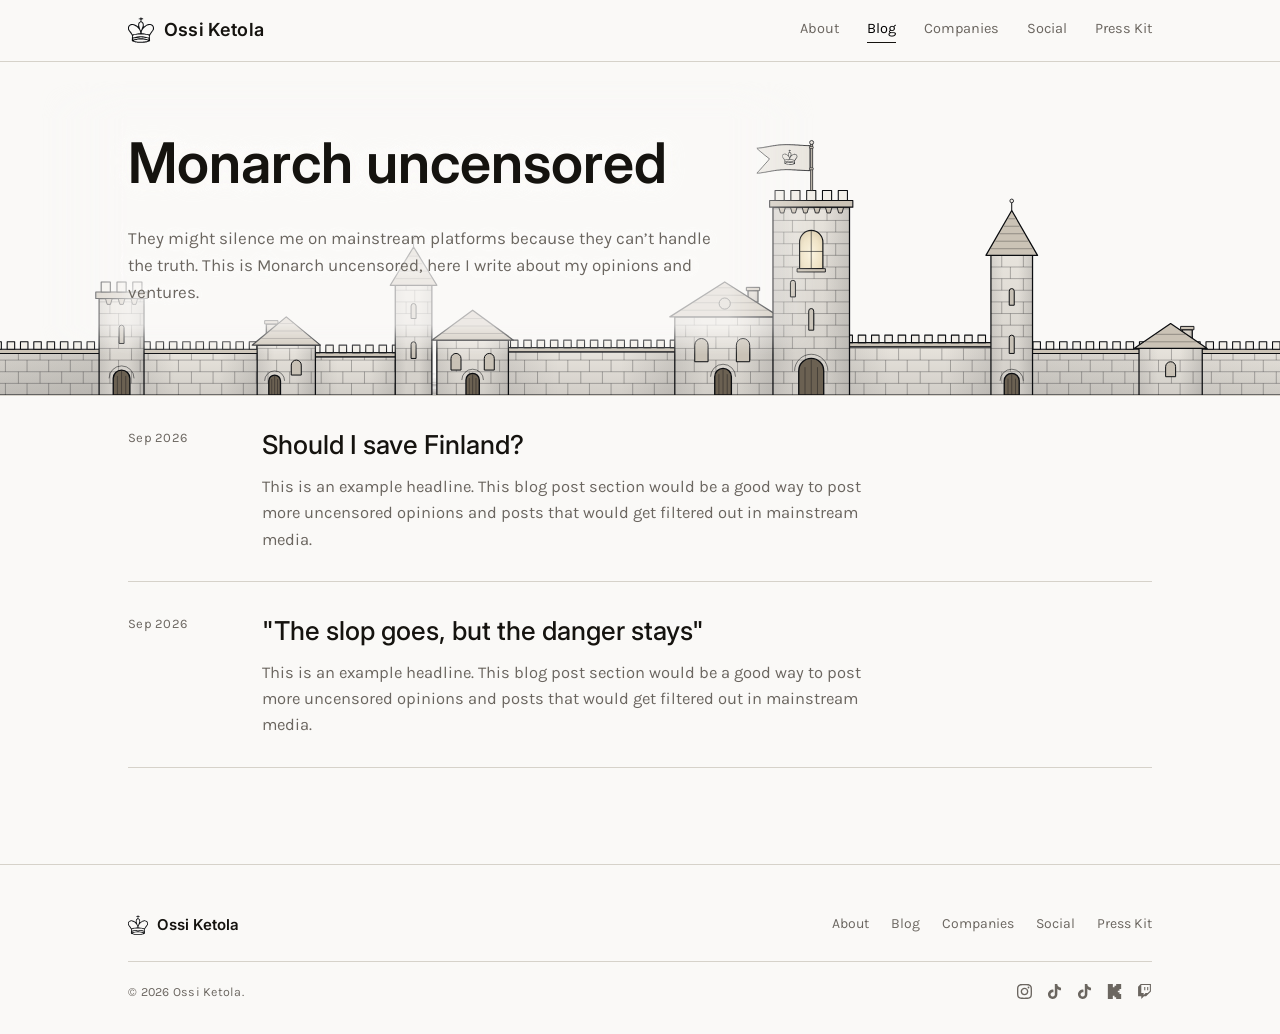
<file: blog/index.html>
<!DOCTYPE html>
<html lang="en">
<head>
<meta charset="UTF-8">
<meta name="viewport" content="width=device-width, initial-scale=1.0">
<title>Blog — Ossi Ketola</title>
<meta name="description" content="Notes on business development and personal branding, from Ossi Ketola.">
<meta property="og:type" content="website">
<meta property="og:url" content="https://olsujofa.github.io/ossi-ketola-website/blog/">
<meta property="og:title" content="Blog — Ossi Ketola">
<meta property="og:description" content="Notes on business development and personal branding, from Ossi Ketola.">
<meta property="og:image" content="https://olsujofa.github.io/ossi-ketola-website/assets/og-card.png">
<meta name="twitter:card" content="summary_large_image">
<meta name="twitter:title" content="Blog — Ossi Ketola">
<meta name="twitter:description" content="Notes on business development and personal branding, from Ossi Ketola.">
<meta name="twitter:image" content="https://olsujofa.github.io/ossi-ketola-website/assets/og-card.png">
<link rel="icon" type="image/svg+xml" href="../favicon.svg">
<link rel="preconnect" href="https://fonts.googleapis.com">
<link rel="preconnect" href="https://fonts.gstatic.com" crossorigin>
<link href="https://fonts.googleapis.com/css2?family=Inter:ital,wght@0,500;0,600;1,500&amp;family=Karla:wght@400;500;700&amp;display=swap" rel="stylesheet">
<link rel="stylesheet" href="../styles.css">
<!-- page slides: opt in to cross-page transitions (main pages only) -->
<style>@view-transition{navigation:auto}</style>
<script src="../slides.js"></script>
<script src="../to-top.js" defer></script>
</head>
<body>

<header class="site-header">
  <div class="wrap">
    <a class="brand" href="../index.html">
      <svg viewBox="0 0 56.88 55.63" width="26" height="26">
        <path fill="#0b0d10" fill-rule="evenodd" d="M27.99 0C27.99 0 29.12 0.25 29.12 0.25C29.12 0.25 29.74 2.38 29.74 2.38C29.74 2.38 32.16 2.5 32.74 2.63C33.33 2.75 33.18 2.83 33.24 3.13C33.31 3.42 33.12 4.38 33.12 4.38C33.12 4.38 30.85 4.5 30.24 4.63C29.64 4.75 29.64 4.52 29.49 5.13C29.35 5.73 29.31 7.58 29.37 8.25C29.43 8.92 29.39 8.73 29.87 9.13C30.35 9.52 31.52 9.83 32.24 10.63C32.97 11.42 33.87 12.29 34.24 13.88C34.62 15.46 34.49 20.13 34.49 20.13C34.49 20.13 34.22 20.69 35.37 20C36.52 19.31 39.74 16.85 41.37 16C43 15.15 43.89 15.08 45.12 14.88C46.35 14.67 47.41 14.5 48.75 14.75C50.08 15 52.04 15.75 53.12 16.38C54.2 17 54.68 17.71 55.25 18.5C55.81 19.29 56.22 20.21 56.5 21.13C56.77 22.04 56.93 22.9 56.87 24C56.81 25.1 57.52 25.23 56.12 27.75C54.72 30.27 49.85 36.25 48.5 39.13C47.14 42 48.04 42.94 48 45C47.95 47.06 48.39 50.23 48.25 51.5C48.1 52.77 48.31 52.08 47.12 52.63C45.93 53.17 43.06 54.25 41.12 54.75C39.18 55.25 38.85 55.48 35.49 55.63C32.14 55.77 24.31 55.77 20.99 55.63C17.68 55.48 17.58 55.27 15.62 54.75C13.66 54.23 10.45 53.08 9.24 52.5C8.04 51.92 8.47 52.71 8.37 51.25C8.27 49.79 8.66 45.81 8.62 43.75C8.58 41.69 9.35 41.33 8.12 38.88C6.89 36.42 2.58 31.1 1.24 29C-0.09 26.9 0.33 27.42 0.12 26.25C-0.09 25.08 -0.21 23.27 -0.01 22C0.2 20.73 0.72 19.6 1.37 18.63C2.02 17.65 2.89 16.75 3.87 16.13C4.85 15.5 6.08 15.1 7.24 14.88C8.41 14.65 9.58 14.58 10.87 14.75C12.16 14.92 13.12 14.98 15 15.88C16.87 16.77 22.12 20.13 22.12 20.13C22.12 20.13 22.27 15.04 22.62 13.5C22.97 11.96 23.62 11.54 24.24 10.88C24.87 10.21 25.83 10.02 26.37 9.5C26.91 8.98 27.33 8.48 27.49 7.75C27.66 7.02 27.49 5.65 27.37 5.13C27.24 4.6 27.37 4.75 26.74 4.63C26.12 4.5 23.62 4.38 23.62 4.38C23.62 4.38 23.43 3.42 23.49 3.13C23.56 2.83 23.43 2.73 23.99 2.63C24.56 2.52 26.87 2.5 26.87 2.5C26.87 2.5 27.99 0 27.99 0ZM46.5 16.88C45.39 17.06 43.52 17.6 42.25 18.13C40.97 18.65 40.35 18.83 38.87 20C37.39 21.17 34.77 23.42 33.37 25.13C31.97 26.83 31.08 28.88 30.49 30.25C29.91 31.63 29.89 32.56 29.87 33.38C29.85 34.19 30.37 35.13 30.37 35.13C30.37 35.13 35.37 35.5 37.87 35.88C40.37 36.25 43.91 37.13 45.37 37.38C46.83 37.63 46.29 37.48 46.62 37.38C46.95 37.27 46.89 37.46 47.37 36.75C47.85 36.04 48.5 34.56 49.5 33.13C50.5 31.69 52.56 29.38 53.37 28.13C54.18 26.88 54.18 26.46 54.37 25.63C54.56 24.79 54.56 23.92 54.5 23.13C54.43 22.33 54.39 21.65 54 20.88C53.6 20.1 52.97 19.15 52.12 18.5C51.27 17.85 49.81 17.27 48.87 17C47.93 16.73 47.6 16.69 46.5 16.88ZM8.37 16.88C7.58 17.04 6.31 17.44 5.49 17.88C4.68 18.31 4.02 18.83 3.49 19.5C2.97 20.17 2.58 20.96 2.37 21.88C2.16 22.79 2.06 23.92 2.24 25C2.43 26.08 2.68 27.04 3.49 28.38C4.31 29.71 6.12 31.56 7.12 33C8.12 34.44 8.79 36.27 9.49 37C10.2 37.73 9.83 37.56 11.37 37.38C12.91 37.19 16.24 36.25 18.74 35.88C21.24 35.5 26.37 35.13 26.37 35.13C26.37 35.13 26.89 34.42 26.87 33.63C26.85 32.83 26.7 31.6 26.24 30.38C25.79 29.15 24.89 27.44 24.12 26.25C23.35 25.06 22.64 24.27 21.62 23.25C20.6 22.23 19.14 20.96 17.99 20.13C16.85 19.29 16.04 18.79 14.75 18.25C13.45 17.71 11.31 17.1 10.25 16.88C9.18 16.65 9.16 16.71 8.37 16.88ZM26.62 37.63C23.99 37.63 22.97 37.54 20.49 37.88C18.02 38.21 13.37 39.1 11.75 39.63C10.12 40.15 10.89 40.42 10.75 41C10.6 41.58 10.75 42.6 10.87 43.13C11 43.65 11.5 44.13 11.5 44.13C11.5 44.13 14.06 43.27 16.37 42.88C18.68 42.48 21.91 41.83 25.37 41.75C28.83 41.67 33.93 41.98 37.12 42.38C40.31 42.77 43.06 43.94 44.5 44.13C45.93 44.31 45.75 43.5 45.75 43.5C45.75 43.5 46 41.02 45.87 40.38C45.75 39.73 46.6 40.04 45 39.63C43.39 39.21 39.31 38.21 36.24 37.88C33.18 37.54 29.24 37.63 26.62 37.63ZM25.24 48.38C22.52 48.38 21.99 48.52 20.12 48.88C18.24 49.23 15.12 50.15 14 50.5C12.87 50.85 13.37 51 13.37 51C13.37 51 13.14 51.35 13.62 51.63C14.1 51.9 14.89 52.35 16.24 52.63C17.6 52.9 19.08 53.13 21.74 53.25C24.41 53.38 29.12 53.48 32.24 53.38C35.37 53.27 38.64 52.96 40.49 52.63C42.35 52.29 43.37 51.38 43.37 51.38C43.37 51.38 43.77 50.92 42.62 50.5C41.47 50.08 39.39 49.23 36.49 48.88C33.6 48.52 27.97 48.38 25.24 48.38ZM27.74 11.13C26.95 11.29 25.99 12.35 25.49 12.88C24.99 13.4 24.89 13.21 24.74 14.25C24.6 15.29 24.14 16.77 24.62 19.13C25.1 21.48 26.95 26.77 27.62 28.38C28.29 29.98 28.62 28.75 28.62 28.75C28.62 28.75 31.41 21.69 31.99 19.38C32.58 17.06 32.41 16.13 32.12 14.88C31.83 13.63 30.97 12.5 30.24 11.88C29.52 11.25 28.54 10.96 27.74 11.13ZM25.62 44C22.62 44.33 15.54 45.46 13.12 46C10.7 46.54 11.47 46.88 11.12 47.25C10.77 47.63 10.91 48 11 48.25C11.08 48.5 9.33 49.13 11.62 48.75C13.91 48.38 21.31 46.46 24.74 46C28.18 45.54 29.37 45.69 32.24 46C35.12 46.31 39.97 47.42 42 47.88C44.02 48.33 43.75 48.69 44.37 48.75C45 48.81 45.75 48.25 45.75 48.25C45.75 48.25 46.04 47.35 45.25 46.88C44.45 46.4 43.35 45.85 41 45.38C38.64 44.9 33.68 44.23 31.12 44C28.56 43.77 28.62 43.67 25.62 44Z"/>
      </svg>
      <span class="wordmark">Ossi Ketola</span>
    </a>
    <nav class="site-nav">
      <a href="../index.html">About</a>
      <a href="index.html" aria-current="page">Blog</a>
      <div class="nav-dropdown">
        <a href="../companies/index.html">Companies</a>
        <div class="nav-dropdown-menu">
          <a href="../companies/duel.html">Duel.com</a>
          <a href="../companies/csgoempire.html">CSGOEmpire</a>
          <a href="../companies/castle.html">The Castle</a>
        </div>
      </div>
      <a href="../social.html">Social</a>
      <a href="../press.html">Press Kit</a>
    </nav>
  </div>
</header>

<section class="page-head has-scene">
  <!-- scene:start -->
  <div class="page-scene" aria-hidden="true"><div class="page-scene-core">
    <img src="../assets/graphics/scene-blog.svg" alt="">
    <svg class="crown-flag" viewBox="-70 0 76 62" style="left:58.500%;bottom:76.875%;width:4.750%" aria-hidden="true" focusable="false"><defs><path id="bf-crown" fill="#0b0d10" fill-rule="evenodd" d="M27.99 0C27.99 0 29.12 0.25 29.12 0.25C29.12 0.25 29.74 2.38 29.74 2.38C29.74 2.38 32.16 2.5 32.74 2.63C33.33 2.75 33.18 2.83 33.24 3.13C33.31 3.42 33.12 4.38 33.12 4.38C33.12 4.38 30.85 4.5 30.24 4.63C29.64 4.75 29.64 4.52 29.49 5.13C29.35 5.73 29.31 7.58 29.37 8.25C29.43 8.92 29.39 8.73 29.87 9.13C30.35 9.52 31.52 9.83 32.24 10.63C32.97 11.42 33.87 12.29 34.24 13.88C34.62 15.46 34.49 20.13 34.49 20.13C34.49 20.13 34.22 20.69 35.37 20C36.52 19.31 39.74 16.85 41.37 16C43 15.15 43.89 15.08 45.12 14.88C46.35 14.67 47.41 14.5 48.75 14.75C50.08 15 52.04 15.75 53.12 16.38C54.2 17 54.68 17.71 55.25 18.5C55.81 19.29 56.22 20.21 56.5 21.13C56.77 22.04 56.93 22.9 56.87 24C56.81 25.1 57.52 25.23 56.12 27.75C54.72 30.27 49.85 36.25 48.5 39.13C47.14 42 48.04 42.94 48 45C47.95 47.06 48.39 50.23 48.25 51.5C48.1 52.77 48.31 52.08 47.12 52.63C45.93 53.17 43.06 54.25 41.12 54.75C39.18 55.25 38.85 55.48 35.49 55.63C32.14 55.77 24.31 55.77 20.99 55.63C17.68 55.48 17.58 55.27 15.62 54.75C13.66 54.23 10.45 53.08 9.24 52.5C8.04 51.92 8.47 52.71 8.37 51.25C8.27 49.79 8.66 45.81 8.62 43.75C8.58 41.69 9.35 41.33 8.12 38.88C6.89 36.42 2.58 31.1 1.24 29C-0.09 26.9 0.33 27.42 0.12 26.25C-0.09 25.08 -0.21 23.27 -0.01 22C0.2 20.73 0.72 19.6 1.37 18.63C2.02 17.65 2.89 16.75 3.87 16.13C4.85 15.5 6.08 15.1 7.24 14.88C8.41 14.65 9.58 14.58 10.87 14.75C12.16 14.92 13.12 14.98 15 15.88C16.87 16.77 22.12 20.13 22.12 20.13C22.12 20.13 22.27 15.04 22.62 13.5C22.97 11.96 23.62 11.54 24.24 10.88C24.87 10.21 25.83 10.02 26.37 9.5C26.91 8.98 27.33 8.48 27.49 7.75C27.66 7.02 27.49 5.65 27.37 5.13C27.24 4.6 27.37 4.75 26.74 4.63C26.12 4.5 23.62 4.38 23.62 4.38C23.62 4.38 23.43 3.42 23.49 3.13C23.56 2.83 23.43 2.73 23.99 2.63C24.56 2.52 26.87 2.5 26.87 2.5C26.87 2.5 27.99 0 27.99 0ZM46.5 16.88C45.39 17.06 43.52 17.6 42.25 18.13C40.97 18.65 40.35 18.83 38.87 20C37.39 21.17 34.77 23.42 33.37 25.13C31.97 26.83 31.08 28.88 30.49 30.25C29.91 31.63 29.89 32.56 29.87 33.38C29.85 34.19 30.37 35.13 30.37 35.13C30.37 35.13 35.37 35.5 37.87 35.88C40.37 36.25 43.91 37.13 45.37 37.38C46.83 37.63 46.29 37.48 46.62 37.38C46.95 37.27 46.89 37.46 47.37 36.75C47.85 36.04 48.5 34.56 49.5 33.13C50.5 31.69 52.56 29.38 53.37 28.13C54.18 26.88 54.18 26.46 54.37 25.63C54.56 24.79 54.56 23.92 54.5 23.13C54.43 22.33 54.39 21.65 54 20.88C53.6 20.1 52.97 19.15 52.12 18.5C51.27 17.85 49.81 17.27 48.87 17C47.93 16.73 47.6 16.69 46.5 16.88ZM8.37 16.88C7.58 17.04 6.31 17.44 5.49 17.88C4.68 18.31 4.02 18.83 3.49 19.5C2.97 20.17 2.58 20.96 2.37 21.88C2.16 22.79 2.06 23.92 2.24 25C2.43 26.08 2.68 27.04 3.49 28.38C4.31 29.71 6.12 31.56 7.12 33C8.12 34.44 8.79 36.27 9.49 37C10.2 37.73 9.83 37.56 11.37 37.38C12.91 37.19 16.24 36.25 18.74 35.88C21.24 35.5 26.37 35.13 26.37 35.13C26.37 35.13 26.89 34.42 26.87 33.63C26.85 32.83 26.7 31.6 26.24 30.38C25.79 29.15 24.89 27.44 24.12 26.25C23.35 25.06 22.64 24.27 21.62 23.25C20.6 22.23 19.14 20.96 17.99 20.13C16.85 19.29 16.04 18.79 14.75 18.25C13.45 17.71 11.31 17.1 10.25 16.88C9.18 16.65 9.16 16.71 8.37 16.88ZM26.62 37.63C23.99 37.63 22.97 37.54 20.49 37.88C18.02 38.21 13.37 39.1 11.75 39.63C10.12 40.15 10.89 40.42 10.75 41C10.6 41.58 10.75 42.6 10.87 43.13C11 43.65 11.5 44.13 11.5 44.13C11.5 44.13 14.06 43.27 16.37 42.88C18.68 42.48 21.91 41.83 25.37 41.75C28.83 41.67 33.93 41.98 37.12 42.38C40.31 42.77 43.06 43.94 44.5 44.13C45.93 44.31 45.75 43.5 45.75 43.5C45.75 43.5 46 41.02 45.87 40.38C45.75 39.73 46.6 40.04 45 39.63C43.39 39.21 39.31 38.21 36.24 37.88C33.18 37.54 29.24 37.63 26.62 37.63ZM25.24 48.38C22.52 48.38 21.99 48.52 20.12 48.88C18.24 49.23 15.12 50.15 14 50.5C12.87 50.85 13.37 51 13.37 51C13.37 51 13.14 51.35 13.62 51.63C14.1 51.9 14.89 52.35 16.24 52.63C17.6 52.9 19.08 53.13 21.74 53.25C24.41 53.38 29.12 53.48 32.24 53.38C35.37 53.27 38.64 52.96 40.49 52.63C42.35 52.29 43.37 51.38 43.37 51.38C43.37 51.38 43.77 50.92 42.62 50.5C41.47 50.08 39.39 49.23 36.49 48.88C33.6 48.52 27.97 48.38 25.24 48.38ZM27.74 11.13C26.95 11.29 25.99 12.35 25.49 12.88C24.99 13.4 24.89 13.21 24.74 14.25C24.6 15.29 24.14 16.77 24.62 19.13C25.1 21.48 26.95 26.77 27.62 28.38C28.29 29.98 28.62 28.75 28.62 28.75C28.62 28.75 31.41 21.69 31.99 19.38C32.58 17.06 32.41 16.13 32.12 14.88C31.83 13.63 30.97 12.5 30.24 11.88C29.52 11.25 28.54 10.96 27.74 11.13ZM25.62 44C22.62 44.33 15.54 45.46 13.12 46C10.7 46.54 11.47 46.88 11.12 47.25C10.77 47.63 10.91 48 11 48.25C11.08 48.5 9.33 49.13 11.62 48.75C13.91 48.38 21.31 46.46 24.74 46C28.18 45.54 29.37 45.69 32.24 46C35.12 46.31 39.97 47.42 42 47.88C44.02 48.33 43.75 48.69 44.37 48.75C45 48.81 45.75 48.25 45.75 48.25C45.75 48.25 46.04 47.35 45.25 46.88C44.45 46.4 43.35 45.85 41 45.38C38.64 44.9 33.68 44.23 31.12 44C28.56 43.77 28.62 43.67 25.62 44Z"/><path id="bf-cloth" d="M2 8H66L50.6 23L66 38H2Z" fill="#e7e3dc" stroke="#0b0d10" stroke-width="1" stroke-linejoin="round"/><use id="bf-emblem" href="#bf-crown" transform="translate(35.46 14.06) scale(-0.3214 0.3214)"/><clipPath id="bf-shape"><path d="M2 8H66L50.6 23L66 38H2Z"/></clipPath><clipPath id="bf-s0"><rect x="1.70" y="0" width="2.12" height="62"/></clipPath><clipPath id="bf-s1"><rect x="3.22" y="0" width="2.12" height="62"/></clipPath><clipPath id="bf-s2"><rect x="4.75" y="0" width="2.12" height="62"/></clipPath><clipPath id="bf-s3"><rect x="6.27" y="0" width="2.12" height="62"/></clipPath><clipPath id="bf-s4"><rect x="7.80" y="0" width="2.12" height="62"/></clipPath><clipPath id="bf-s5"><rect x="9.32" y="0" width="2.12" height="62"/></clipPath><clipPath id="bf-s6"><rect x="10.84" y="0" width="2.12" height="62"/></clipPath><clipPath id="bf-s7"><rect x="12.37" y="0" width="2.12" height="62"/></clipPath><clipPath id="bf-s8"><rect x="13.89" y="0" width="2.12" height="62"/></clipPath><clipPath id="bf-s9"><rect x="15.41" y="0" width="2.12" height="62"/></clipPath><clipPath id="bf-s10"><rect x="16.94" y="0" width="2.12" height="62"/></clipPath><clipPath id="bf-s11"><rect x="18.46" y="0" width="2.12" height="62"/></clipPath><clipPath id="bf-s12"><rect x="19.99" y="0" width="2.12" height="62"/></clipPath><clipPath id="bf-s13"><rect x="21.51" y="0" width="2.12" height="62"/></clipPath><clipPath id="bf-s14"><rect x="23.03" y="0" width="2.12" height="62"/></clipPath><clipPath id="bf-s15"><rect x="24.56" y="0" width="2.12" height="62"/></clipPath><clipPath id="bf-s16"><rect x="26.08" y="0" width="2.12" height="62"/></clipPath><clipPath id="bf-s17"><rect x="27.60" y="0" width="2.12" height="62"/></clipPath><clipPath id="bf-s18"><rect x="29.13" y="0" width="2.12" height="62"/></clipPath><clipPath id="bf-s19"><rect x="30.65" y="0" width="2.12" height="62"/></clipPath><clipPath id="bf-s20"><rect x="32.18" y="0" width="2.12" height="62"/></clipPath><clipPath id="bf-s21"><rect x="33.70" y="0" width="2.12" height="62"/></clipPath><clipPath id="bf-s22"><rect x="35.22" y="0" width="2.12" height="62"/></clipPath><clipPath id="bf-s23"><rect x="36.75" y="0" width="2.12" height="62"/></clipPath><clipPath id="bf-s24"><rect x="38.27" y="0" width="2.12" height="62"/></clipPath><clipPath id="bf-s25"><rect x="39.80" y="0" width="2.12" height="62"/></clipPath><clipPath id="bf-s26"><rect x="41.32" y="0" width="2.12" height="62"/></clipPath><clipPath id="bf-s27"><rect x="42.84" y="0" width="2.12" height="62"/></clipPath><clipPath id="bf-s28"><rect x="44.37" y="0" width="2.12" height="62"/></clipPath><clipPath id="bf-s29"><rect x="45.89" y="0" width="2.12" height="62"/></clipPath><clipPath id="bf-s30"><rect x="47.41" y="0" width="2.12" height="62"/></clipPath><clipPath id="bf-s31"><rect x="48.94" y="0" width="2.12" height="62"/></clipPath><clipPath id="bf-s32"><rect x="50.46" y="0" width="2.12" height="62"/></clipPath><clipPath id="bf-s33"><rect x="51.99" y="0" width="2.12" height="62"/></clipPath><clipPath id="bf-s34"><rect x="53.51" y="0" width="2.12" height="62"/></clipPath><clipPath id="bf-s35"><rect x="55.03" y="0" width="2.12" height="62"/></clipPath><clipPath id="bf-s36"><rect x="56.56" y="0" width="2.12" height="62"/></clipPath><clipPath id="bf-s37"><rect x="58.08" y="0" width="2.12" height="62"/></clipPath><clipPath id="bf-s38"><rect x="59.60" y="0" width="2.12" height="62"/></clipPath><clipPath id="bf-s39"><rect x="61.13" y="0" width="2.12" height="62"/></clipPath><clipPath id="bf-s40"><rect x="62.65" y="0" width="2.12" height="62"/></clipPath><clipPath id="bf-s41"><rect x="64.18" y="0" width="2.12" height="62"/></clipPath></defs><path d="M-1.2 6H1.2V62H-1.2Z" fill="#c9c2b6" stroke="#0b0d10" stroke-width=".9"/><circle cx="0" cy="4.2" r="2.4" fill="#e7e3dc" stroke="#0b0d10" stroke-width=".9"/><g transform="scale(-1 1)"><g class="flag-cloth"><g class="flag-strip" style="--i:0;--amp:0.22;--k:0.07;transform:translateY(-0.00px)" clip-path="url(#bf-s0)"><use href="#bf-cloth"/><rect class="flag-shade" clip-path="url(#bf-shape)" x="1.70" y="6" width="2.12" height="34" fill="#0b0d10"/></g><g class="flag-strip" style="--i:1;--amp:0.26;--k:0.08;transform:translateY(-0.03px)" clip-path="url(#bf-s1)"><use href="#bf-cloth"/><rect class="flag-shade" clip-path="url(#bf-shape)" x="3.22" y="6" width="2.12" height="34" fill="#0b0d10"/></g><g class="flag-strip" style="--i:2;--amp:0.31;--k:0.10;transform:translateY(-0.07px)" clip-path="url(#bf-s2)"><use href="#bf-cloth"/><rect class="flag-shade" clip-path="url(#bf-shape)" x="4.75" y="6" width="2.12" height="34" fill="#0b0d10"/></g><g class="flag-strip" style="--i:3;--amp:0.36;--k:0.12;transform:translateY(-0.12px)" clip-path="url(#bf-s3)"><use href="#bf-cloth"/><rect class="flag-shade" clip-path="url(#bf-shape)" x="6.27" y="6" width="2.12" height="34" fill="#0b0d10"/></g><g class="flag-strip" style="--i:4;--amp:0.42;--k:0.14;transform:translateY(-0.18px)" clip-path="url(#bf-s4)"><use href="#bf-cloth"/><rect class="flag-shade" clip-path="url(#bf-shape)" x="7.80" y="6" width="2.12" height="34" fill="#0b0d10"/></g><g class="flag-strip" style="--i:5;--amp:0.48;--k:0.15;transform:translateY(-0.25px)" clip-path="url(#bf-s5)"><use href="#bf-cloth"/><rect class="flag-shade" clip-path="url(#bf-shape)" x="9.32" y="6" width="2.12" height="34" fill="#0b0d10"/></g><g class="flag-strip" style="--i:6;--amp:0.54;--k:0.17;transform:translateY(-0.34px)" clip-path="url(#bf-s6)"><use href="#bf-cloth"/><rect class="flag-shade" clip-path="url(#bf-shape)" x="10.84" y="6" width="2.12" height="34" fill="#0b0d10"/></g><g class="flag-strip" style="--i:7;--amp:0.60;--k:0.19;transform:translateY(-0.42px)" clip-path="url(#bf-s7)"><use href="#bf-cloth"/><rect class="flag-shade" clip-path="url(#bf-shape)" x="12.37" y="6" width="2.12" height="34" fill="#0b0d10"/></g><g class="flag-strip" style="--i:8;--amp:0.66;--k:0.21;transform:translateY(-0.52px)" clip-path="url(#bf-s8)"><use href="#bf-cloth"/><rect class="flag-shade" clip-path="url(#bf-shape)" x="13.89" y="6" width="2.12" height="34" fill="#0b0d10"/></g><g class="flag-strip" style="--i:9;--amp:0.72;--k:0.23;transform:translateY(-0.61px)" clip-path="url(#bf-s9)"><use href="#bf-cloth"/><use href="#bf-emblem"/><rect class="flag-shade" clip-path="url(#bf-shape)" x="15.41" y="6" width="2.12" height="34" fill="#0b0d10"/></g><g class="flag-strip" style="--i:10;--amp:0.79;--k:0.25;transform:translateY(-0.71px)" clip-path="url(#bf-s10)"><use href="#bf-cloth"/><use href="#bf-emblem"/><rect class="flag-shade" clip-path="url(#bf-shape)" x="16.94" y="6" width="2.12" height="34" fill="#0b0d10"/></g><g class="flag-strip" style="--i:11;--amp:0.85;--k:0.28;transform:translateY(-0.81px)" clip-path="url(#bf-s11)"><use href="#bf-cloth"/><use href="#bf-emblem"/><rect class="flag-shade" clip-path="url(#bf-shape)" x="18.46" y="6" width="2.12" height="34" fill="#0b0d10"/></g><g class="flag-strip" style="--i:12;--amp:0.92;--k:0.30;transform:translateY(-0.90px)" clip-path="url(#bf-s12)"><use href="#bf-cloth"/><use href="#bf-emblem"/><rect class="flag-shade" clip-path="url(#bf-shape)" x="19.99" y="6" width="2.12" height="34" fill="#0b0d10"/></g><g class="flag-strip" style="--i:13;--amp:0.99;--k:0.32;transform:translateY(-0.98px)" clip-path="url(#bf-s13)"><use href="#bf-cloth"/><use href="#bf-emblem"/><rect class="flag-shade" clip-path="url(#bf-shape)" x="21.51" y="6" width="2.12" height="34" fill="#0b0d10"/></g><g class="flag-strip" style="--i:14;--amp:1.05;--k:0.34;transform:translateY(-1.05px)" clip-path="url(#bf-s14)"><use href="#bf-cloth"/><use href="#bf-emblem"/><rect class="flag-shade" clip-path="url(#bf-shape)" x="23.03" y="6" width="2.12" height="34" fill="#0b0d10"/></g><g class="flag-strip" style="--i:15;--amp:1.12;--k:0.36;transform:translateY(-1.12px)" clip-path="url(#bf-s15)"><use href="#bf-cloth"/><use href="#bf-emblem"/><rect class="flag-shade" clip-path="url(#bf-shape)" x="24.56" y="6" width="2.12" height="34" fill="#0b0d10"/></g><g class="flag-strip" style="--i:16;--amp:1.19;--k:0.39;transform:translateY(-1.16px)" clip-path="url(#bf-s16)"><use href="#bf-cloth"/><use href="#bf-emblem"/><rect class="flag-shade" clip-path="url(#bf-shape)" x="26.08" y="6" width="2.12" height="34" fill="#0b0d10"/></g><g class="flag-strip" style="--i:17;--amp:1.26;--k:0.41;transform:translateY(-1.19px)" clip-path="url(#bf-s17)"><use href="#bf-cloth"/><use href="#bf-emblem"/><rect class="flag-shade" clip-path="url(#bf-shape)" x="27.60" y="6" width="2.12" height="34" fill="#0b0d10"/></g><g class="flag-strip" style="--i:18;--amp:1.33;--k:0.43;transform:translateY(-1.20px)" clip-path="url(#bf-s18)"><use href="#bf-cloth"/><use href="#bf-emblem"/><rect class="flag-shade" clip-path="url(#bf-shape)" x="29.13" y="6" width="2.12" height="34" fill="#0b0d10"/></g><g class="flag-strip" style="--i:19;--amp:1.41;--k:0.45;transform:translateY(-1.18px)" clip-path="url(#bf-s19)"><use href="#bf-cloth"/><use href="#bf-emblem"/><rect class="flag-shade" clip-path="url(#bf-shape)" x="30.65" y="6" width="2.12" height="34" fill="#0b0d10"/></g><g class="flag-strip" style="--i:20;--amp:1.48;--k:0.48;transform:translateY(-1.14px)" clip-path="url(#bf-s20)"><use href="#bf-cloth"/><use href="#bf-emblem"/><rect class="flag-shade" clip-path="url(#bf-shape)" x="32.18" y="6" width="2.12" height="34" fill="#0b0d10"/></g><g class="flag-strip" style="--i:21;--amp:1.55;--k:0.50;transform:translateY(-1.08px)" clip-path="url(#bf-s21)"><use href="#bf-cloth"/><use href="#bf-emblem"/><rect class="flag-shade" clip-path="url(#bf-shape)" x="33.70" y="6" width="2.12" height="34" fill="#0b0d10"/></g><g class="flag-strip" style="--i:22;--amp:1.62;--k:0.53;transform:translateY(-1.00px)" clip-path="url(#bf-s22)"><use href="#bf-cloth"/><rect class="flag-shade" clip-path="url(#bf-shape)" x="35.22" y="6" width="2.12" height="34" fill="#0b0d10"/></g><g class="flag-strip" style="--i:23;--amp:1.70;--k:0.55;transform:translateY(-0.88px)" clip-path="url(#bf-s23)"><use href="#bf-cloth"/><rect class="flag-shade" clip-path="url(#bf-shape)" x="36.75" y="6" width="2.12" height="34" fill="#0b0d10"/></g><g class="flag-strip" style="--i:24;--amp:1.77;--k:0.57;transform:translateY(-0.75px)" clip-path="url(#bf-s24)"><use href="#bf-cloth"/><rect class="flag-shade" clip-path="url(#bf-shape)" x="38.27" y="6" width="2.12" height="34" fill="#0b0d10"/></g><g class="flag-strip" style="--i:25;--amp:1.84;--k:0.60;transform:translateY(-0.58px)" clip-path="url(#bf-s25)"><use href="#bf-cloth"/><rect class="flag-shade" clip-path="url(#bf-shape)" x="39.80" y="6" width="2.12" height="34" fill="#0b0d10"/></g><g class="flag-strip" style="--i:26;--amp:1.92;--k:0.62;transform:translateY(-0.40px)" clip-path="url(#bf-s26)"><use href="#bf-cloth"/><rect class="flag-shade" clip-path="url(#bf-shape)" x="41.32" y="6" width="2.12" height="34" fill="#0b0d10"/></g><g class="flag-strip" style="--i:27;--amp:2.00;--k:0.65;transform:translateY(-0.19px)" clip-path="url(#bf-s27)"><use href="#bf-cloth"/><rect class="flag-shade" clip-path="url(#bf-shape)" x="42.84" y="6" width="2.12" height="34" fill="#0b0d10"/></g><g class="flag-strip" style="--i:28;--amp:2.07;--k:0.67;transform:translateY(0.03px)" clip-path="url(#bf-s28)"><use href="#bf-cloth"/><rect class="flag-shade" clip-path="url(#bf-shape)" x="44.37" y="6" width="2.12" height="34" fill="#0b0d10"/></g><g class="flag-strip" style="--i:29;--amp:2.15;--k:0.69;transform:translateY(0.28px)" clip-path="url(#bf-s29)"><use href="#bf-cloth"/><rect class="flag-shade" clip-path="url(#bf-shape)" x="45.89" y="6" width="2.12" height="34" fill="#0b0d10"/></g><g class="flag-strip" style="--i:30;--amp:2.22;--k:0.72;transform:translateY(0.53px)" clip-path="url(#bf-s30)"><use href="#bf-cloth"/><rect class="flag-shade" clip-path="url(#bf-shape)" x="47.41" y="6" width="2.12" height="34" fill="#0b0d10"/></g><g class="flag-strip" style="--i:31;--amp:2.30;--k:0.74;transform:translateY(0.80px)" clip-path="url(#bf-s31)"><use href="#bf-cloth"/><rect class="flag-shade" clip-path="url(#bf-shape)" x="48.94" y="6" width="2.12" height="34" fill="#0b0d10"/></g><g class="flag-strip" style="--i:32;--amp:2.38;--k:0.77;transform:translateY(1.07px)" clip-path="url(#bf-s32)"><use href="#bf-cloth"/><rect class="flag-shade" clip-path="url(#bf-shape)" x="50.46" y="6" width="2.12" height="34" fill="#0b0d10"/></g><g class="flag-strip" style="--i:33;--amp:2.46;--k:0.79;transform:translateY(1.35px)" clip-path="url(#bf-s33)"><use href="#bf-cloth"/><rect class="flag-shade" clip-path="url(#bf-shape)" x="51.99" y="6" width="2.12" height="34" fill="#0b0d10"/></g><g class="flag-strip" style="--i:34;--amp:2.53;--k:0.82;transform:translateY(1.62px)" clip-path="url(#bf-s34)"><use href="#bf-cloth"/><rect class="flag-shade" clip-path="url(#bf-shape)" x="53.51" y="6" width="2.12" height="34" fill="#0b0d10"/></g><g class="flag-strip" style="--i:35;--amp:2.61;--k:0.85;transform:translateY(1.88px)" clip-path="url(#bf-s35)"><use href="#bf-cloth"/><rect class="flag-shade" clip-path="url(#bf-shape)" x="55.03" y="6" width="2.12" height="34" fill="#0b0d10"/></g><g class="flag-strip" style="--i:36;--amp:2.69;--k:0.87;transform:translateY(2.14px)" clip-path="url(#bf-s36)"><use href="#bf-cloth"/><rect class="flag-shade" clip-path="url(#bf-shape)" x="56.56" y="6" width="2.12" height="34" fill="#0b0d10"/></g><g class="flag-strip" style="--i:37;--amp:2.77;--k:0.90;transform:translateY(2.38px)" clip-path="url(#bf-s37)"><use href="#bf-cloth"/><rect class="flag-shade" clip-path="url(#bf-shape)" x="58.08" y="6" width="2.12" height="34" fill="#0b0d10"/></g><g class="flag-strip" style="--i:38;--amp:2.85;--k:0.92;transform:translateY(2.59px)" clip-path="url(#bf-s38)"><use href="#bf-cloth"/><rect class="flag-shade" clip-path="url(#bf-shape)" x="59.60" y="6" width="2.12" height="34" fill="#0b0d10"/></g><g class="flag-strip" style="--i:39;--amp:2.93;--k:0.95;transform:translateY(2.79px)" clip-path="url(#bf-s39)"><use href="#bf-cloth"/><rect class="flag-shade" clip-path="url(#bf-shape)" x="61.13" y="6" width="2.12" height="34" fill="#0b0d10"/></g><g class="flag-strip" style="--i:40;--amp:3.01;--k:0.97;transform:translateY(2.95px)" clip-path="url(#bf-s40)"><use href="#bf-cloth"/><rect class="flag-shade" clip-path="url(#bf-shape)" x="62.65" y="6" width="2.12" height="34" fill="#0b0d10"/></g><g class="flag-strip" style="--i:41;--amp:3.09;--k:1.00;transform:translateY(3.08px)" clip-path="url(#bf-s41)"><use href="#bf-cloth"/><rect class="flag-shade" clip-path="url(#bf-shape)" x="64.18" y="6" width="2.12" height="34" fill="#0b0d10"/></g></g><g fill="#c9c2b6" stroke="#0b0d10" stroke-width=".7"><rect x="-2" y="9" width="4.5" height="2.4" rx=".8"/><rect x="-2" y="34.6" width="4.5" height="2.4" rx=".8"/></g></g></svg>
  </div></div>
  <!-- scene:end -->
  <div class="wrap">
    <div class="page-head-text">
      <h1>Monarch uncensored</h1>
      <p class="lede">They might silence me on mainstream platforms because they can&rsquo;t handle the truth. This is Monarch uncensored, here I write about my opinions and ventures.</p>
    </div>
  </div>
</section>

<section>
  <div class="wrap">
    <div class="ledger">
      <div class="ledger-row">
        <span class="date">Sep 2026</span>
        <a href="two-failed-businesses.html">
          <h3>Should I save Finland?</h3>
          <p>This is an example headline. This blog post section would be a good way to post more uncensored opinions and posts that would get filtered out in mainstream media.</p>
        </a>
      </div>
      <div class="ledger-row">
        <span class="date">Sep 2026</span>
        <a href="slop-goes-danger-stays.html">
          <h3>"The slop goes, but the danger stays"</h3>
          <p>This is an example headline. This blog post section would be a good way to post more uncensored opinions and posts that would get filtered out in mainstream media.</p>
        </a>
      </div>
    </div>
  </div>
</section>

<footer class="site-footer">
  <div class="wrap">
    <div class="site-footer-top">
      <a class="footer-brand" href="../index.html">
        <svg viewBox="0 0 56.88 55.63" width="20" height="20">
          <path fill="#0b0d10" fill-rule="evenodd" d="M27.99 0C27.99 0 29.12 0.25 29.12 0.25C29.12 0.25 29.74 2.38 29.74 2.38C29.74 2.38 32.16 2.5 32.74 2.63C33.33 2.75 33.18 2.83 33.24 3.13C33.31 3.42 33.12 4.38 33.12 4.38C33.12 4.38 30.85 4.5 30.24 4.63C29.64 4.75 29.64 4.52 29.49 5.13C29.35 5.73 29.31 7.58 29.37 8.25C29.43 8.92 29.39 8.73 29.87 9.13C30.35 9.52 31.52 9.83 32.24 10.63C32.97 11.42 33.87 12.29 34.24 13.88C34.62 15.46 34.49 20.13 34.49 20.13C34.49 20.13 34.22 20.69 35.37 20C36.52 19.31 39.74 16.85 41.37 16C43 15.15 43.89 15.08 45.12 14.88C46.35 14.67 47.41 14.5 48.75 14.75C50.08 15 52.04 15.75 53.12 16.38C54.2 17 54.68 17.71 55.25 18.5C55.81 19.29 56.22 20.21 56.5 21.13C56.77 22.04 56.93 22.9 56.87 24C56.81 25.1 57.52 25.23 56.12 27.75C54.72 30.27 49.85 36.25 48.5 39.13C47.14 42 48.04 42.94 48 45C47.95 47.06 48.39 50.23 48.25 51.5C48.1 52.77 48.31 52.08 47.12 52.63C45.93 53.17 43.06 54.25 41.12 54.75C39.18 55.25 38.85 55.48 35.49 55.63C32.14 55.77 24.31 55.77 20.99 55.63C17.68 55.48 17.58 55.27 15.62 54.75C13.66 54.23 10.45 53.08 9.24 52.5C8.04 51.92 8.47 52.71 8.37 51.25C8.27 49.79 8.66 45.81 8.62 43.75C8.58 41.69 9.35 41.33 8.12 38.88C6.89 36.42 2.58 31.1 1.24 29C-0.09 26.9 0.33 27.42 0.12 26.25C-0.09 25.08 -0.21 23.27 -0.01 22C0.2 20.73 0.72 19.6 1.37 18.63C2.02 17.65 2.89 16.75 3.87 16.13C4.85 15.5 6.08 15.1 7.24 14.88C8.41 14.65 9.58 14.58 10.87 14.75C12.16 14.92 13.12 14.98 15 15.88C16.87 16.77 22.12 20.13 22.12 20.13C22.12 20.13 22.27 15.04 22.62 13.5C22.97 11.96 23.62 11.54 24.24 10.88C24.87 10.21 25.83 10.02 26.37 9.5C26.91 8.98 27.33 8.48 27.49 7.75C27.66 7.02 27.49 5.65 27.37 5.13C27.24 4.6 27.37 4.75 26.74 4.63C26.12 4.5 23.62 4.38 23.62 4.38C23.62 4.38 23.43 3.42 23.49 3.13C23.56 2.83 23.43 2.73 23.99 2.63C24.56 2.52 26.87 2.5 26.87 2.5C26.87 2.5 27.99 0 27.99 0ZM46.5 16.88C45.39 17.06 43.52 17.6 42.25 18.13C40.97 18.65 40.35 18.83 38.87 20C37.39 21.17 34.77 23.42 33.37 25.13C31.97 26.83 31.08 28.88 30.49 30.25C29.91 31.63 29.89 32.56 29.87 33.38C29.85 34.19 30.37 35.13 30.37 35.13C30.37 35.13 35.37 35.5 37.87 35.88C40.37 36.25 43.91 37.13 45.37 37.38C46.83 37.63 46.29 37.48 46.62 37.38C46.95 37.27 46.89 37.46 47.37 36.75C47.85 36.04 48.5 34.56 49.5 33.13C50.5 31.69 52.56 29.38 53.37 28.13C54.18 26.88 54.18 26.46 54.37 25.63C54.56 24.79 54.56 23.92 54.5 23.13C54.43 22.33 54.39 21.65 54 20.88C53.6 20.1 52.97 19.15 52.12 18.5C51.27 17.85 49.81 17.27 48.87 17C47.93 16.73 47.6 16.69 46.5 16.88ZM8.37 16.88C7.58 17.04 6.31 17.44 5.49 17.88C4.68 18.31 4.02 18.83 3.49 19.5C2.97 20.17 2.58 20.96 2.37 21.88C2.16 22.79 2.06 23.92 2.24 25C2.43 26.08 2.68 27.04 3.49 28.38C4.31 29.71 6.12 31.56 7.12 33C8.12 34.44 8.79 36.27 9.49 37C10.2 37.73 9.83 37.56 11.37 37.38C12.91 37.19 16.24 36.25 18.74 35.88C21.24 35.5 26.37 35.13 26.37 35.13C26.37 35.13 26.89 34.42 26.87 33.63C26.85 32.83 26.7 31.6 26.24 30.38C25.79 29.15 24.89 27.44 24.12 26.25C23.35 25.06 22.64 24.27 21.62 23.25C20.6 22.23 19.14 20.96 17.99 20.13C16.85 19.29 16.04 18.79 14.75 18.25C13.45 17.71 11.31 17.1 10.25 16.88C9.18 16.65 9.16 16.71 8.37 16.88ZM26.62 37.63C23.99 37.63 22.97 37.54 20.49 37.88C18.02 38.21 13.37 39.1 11.75 39.63C10.12 40.15 10.89 40.42 10.75 41C10.6 41.58 10.75 42.6 10.87 43.13C11 43.65 11.5 44.13 11.5 44.13C11.5 44.13 14.06 43.27 16.37 42.88C18.68 42.48 21.91 41.83 25.37 41.75C28.83 41.67 33.93 41.98 37.12 42.38C40.31 42.77 43.06 43.94 44.5 44.13C45.93 44.31 45.75 43.5 45.75 43.5C45.75 43.5 46 41.02 45.87 40.38C45.75 39.73 46.6 40.04 45 39.63C43.39 39.21 39.31 38.21 36.24 37.88C33.18 37.54 29.24 37.63 26.62 37.63ZM25.24 48.38C22.52 48.38 21.99 48.52 20.12 48.88C18.24 49.23 15.12 50.15 14 50.5C12.87 50.85 13.37 51 13.37 51C13.37 51 13.14 51.35 13.62 51.63C14.1 51.9 14.89 52.35 16.24 52.63C17.6 52.9 19.08 53.13 21.74 53.25C24.41 53.38 29.12 53.48 32.24 53.38C35.37 53.27 38.64 52.96 40.49 52.63C42.35 52.29 43.37 51.38 43.37 51.38C43.37 51.38 43.77 50.92 42.62 50.5C41.47 50.08 39.39 49.23 36.49 48.88C33.6 48.52 27.97 48.38 25.24 48.38ZM27.74 11.13C26.95 11.29 25.99 12.35 25.49 12.88C24.99 13.4 24.89 13.21 24.74 14.25C24.6 15.29 24.14 16.77 24.62 19.13C25.1 21.48 26.95 26.77 27.62 28.38C28.29 29.98 28.62 28.75 28.62 28.75C28.62 28.75 31.41 21.69 31.99 19.38C32.58 17.06 32.41 16.13 32.12 14.88C31.83 13.63 30.97 12.5 30.24 11.88C29.52 11.25 28.54 10.96 27.74 11.13ZM25.62 44C22.62 44.33 15.54 45.46 13.12 46C10.7 46.54 11.47 46.88 11.12 47.25C10.77 47.63 10.91 48 11 48.25C11.08 48.5 9.33 49.13 11.62 48.75C13.91 48.38 21.31 46.46 24.74 46C28.18 45.54 29.37 45.69 32.24 46C35.12 46.31 39.97 47.42 42 47.88C44.02 48.33 43.75 48.69 44.37 48.75C45 48.81 45.75 48.25 45.75 48.25C45.75 48.25 46.04 47.35 45.25 46.88C44.45 46.4 43.35 45.85 41 45.38C38.64 44.9 33.68 44.23 31.12 44C28.56 43.77 28.62 43.67 25.62 44Z"/>
        </svg>
        <span>Ossi Ketola</span>
      </a>
      <nav class="site-footer-nav">
        <a href="../index.html">About</a>
        <a href="index.html">Blog</a>
        <a href="../companies/index.html">Companies</a>
        <a href="../social.html">Social</a>
        <a href="../press.html">Press Kit</a>
      </nav>
    </div>
    <div class="site-footer-bottom">
      <span>&copy; 2026 Ossi Ketola.</span>
      <div class="footer-social">
        <a class="footer-social-link" href="https://www.instagram.com/ossi/" target="_blank" rel="noopener noreferrer" aria-label="Ossi Ketola on Instagram"><svg viewBox="0 0 24 24" width="15" height="15" aria-hidden="true" focusable="false"><path fill="currentColor" d="M7.0301.084c-1.2768.0602-2.1487.264-2.911.5634-.7888.3075-1.4575.72-2.1228 1.3877-.6652.6677-1.075 1.3368-1.3802 2.127-.2954.7638-.4956 1.6365-.552 2.914-.0564 1.2775-.0689 1.6882-.0626 4.947.0062 3.2586.0206 3.6671.0825 4.9473.061 1.2765.264 2.1482.5635 2.9107.308.7889.72 1.4573 1.388 2.1228.6679.6655 1.3365 1.0743 2.1285 1.38.7632.295 1.6361.4961 2.9134.552 1.2773.056 1.6884.069 4.9462.0627 3.2578-.0062 3.668-.0207 4.9478-.0814 1.28-.0607 2.147-.2652 2.9098-.5633.7889-.3086 1.4578-.72 2.1228-1.3881.665-.6682 1.0745-1.3378 1.3795-2.1284.2957-.7632.4966-1.636.552-2.9124.056-1.2809.0692-1.6898.063-4.948-.0063-3.2583-.021-3.6668-.0817-4.9465-.0607-1.2797-.264-2.1487-.5633-2.9117-.3084-.7889-.72-1.4568-1.3876-2.1228C21.2982 1.33 20.628.9208 19.8378.6165 19.074.321 18.2017.1197 16.9244.0645 15.6471.0093 15.236-.005 11.977.0014 8.718.0076 8.31.0215 7.0301.0839m.1402 21.6932c-1.17-.0509-1.8053-.2453-2.2287-.408-.5606-.216-.96-.4771-1.3819-.895-.422-.4178-.6811-.8186-.9-1.378-.1644-.4234-.3624-1.058-.4171-2.228-.0595-1.2645-.072-1.6442-.079-4.848-.007-3.2037.0053-3.583.0607-4.848.05-1.169.2456-1.805.408-2.2282.216-.5613.4762-.96.895-1.3816.4188-.4217.8184-.6814 1.3783-.9003.423-.1651 1.0575-.3614 2.227-.4171 1.2655-.06 1.6447-.072 4.848-.079 3.2033-.007 3.5835.005 4.8495.0608 1.169.0508 1.8053.2445 2.228.408.5608.216.96.4754 1.3816.895.4217.4194.6816.8176.9005 1.3787.1653.4217.3617 1.056.4169 2.2263.0602 1.2655.0739 1.645.0796 4.848.0058 3.203-.0055 3.5834-.061 4.848-.051 1.17-.245 1.8055-.408 2.2294-.216.5604-.4763.96-.8954 1.3814-.419.4215-.8181.6811-1.3783.9-.4224.1649-1.0577.3617-2.2262.4174-1.2656.0595-1.6448.072-4.8493.079-3.2045.007-3.5825-.006-4.848-.0608M16.953 5.5864A1.44 1.44 0 1 0 18.39 4.144a1.44 1.44 0 0 0-1.437 1.4424M5.8385 12.012c.0067 3.4032 2.7706 6.1557 6.173 6.1493 3.4026-.0065 6.157-2.7701 6.1506-6.1733-.0065-3.4032-2.771-6.1565-6.174-6.1498-3.403.0067-6.156 2.771-6.1496 6.1738M8 12.0077a4 4 0 1 1 4.008 3.9921A3.9996 3.9996 0 0 1 8 12.0077"/></svg></a>
        <a class="footer-social-link" href="https://www.tiktok.com/@ossi.v2" target="_blank" rel="noopener noreferrer" aria-label="Ossi Ketola on TikTok (@ossi.v2)"><svg viewBox="0 0 24 24" width="15" height="15" aria-hidden="true" focusable="false"><path fill="currentColor" d="M12.525.02c1.31-.02 2.61-.01 3.91-.02.08 1.53.63 3.09 1.75 4.17 1.12 1.11 2.7 1.62 4.24 1.79v4.03c-1.44-.05-2.89-.35-4.2-.97-.57-.26-1.1-.59-1.62-.93-.01 2.92.01 5.84-.02 8.75-.08 1.4-.54 2.79-1.35 3.94-1.31 1.92-3.58 3.17-5.91 3.21-1.43.08-2.86-.31-4.08-1.03-2.02-1.19-3.44-3.37-3.65-5.71-.02-.5-.03-1-.01-1.49.18-1.9 1.12-3.72 2.58-4.96 1.66-1.44 3.98-2.13 6.15-1.72.02 1.48-.04 2.96-.04 4.44-.99-.32-2.15-.23-3.02.37-.63.41-1.11 1.04-1.36 1.75-.21.51-.15 1.07-.14 1.61.24 1.64 1.82 3.02 3.5 2.87 1.12-.01 2.19-.66 2.77-1.61.19-.33.4-.67.41-1.06.1-1.79.06-3.57.07-5.36.01-4.03-.01-8.05.02-12.07z"/></svg></a>
        <a class="footer-social-link" href="https://www.tiktok.com/@monarch" target="_blank" rel="noopener noreferrer" aria-label="Ossi Ketola on TikTok (@monarch)"><svg viewBox="0 0 24 24" width="15" height="15" aria-hidden="true" focusable="false"><path fill="currentColor" d="M12.525.02c1.31-.02 2.61-.01 3.91-.02.08 1.53.63 3.09 1.75 4.17 1.12 1.11 2.7 1.62 4.24 1.79v4.03c-1.44-.05-2.89-.35-4.2-.97-.57-.26-1.1-.59-1.62-.93-.01 2.92.01 5.84-.02 8.75-.08 1.4-.54 2.79-1.35 3.94-1.31 1.92-3.58 3.17-5.91 3.21-1.43.08-2.86-.31-4.08-1.03-2.02-1.19-3.44-3.37-3.65-5.71-.02-.5-.03-1-.01-1.49.18-1.9 1.12-3.72 2.58-4.96 1.66-1.44 3.98-2.13 6.15-1.72.02 1.48-.04 2.96-.04 4.44-.99-.32-2.15-.23-3.02.37-.63.41-1.11 1.04-1.36 1.75-.21.51-.15 1.07-.14 1.61.24 1.64 1.82 3.02 3.5 2.87 1.12-.01 2.19-.66 2.77-1.61.19-.33.4-.67.41-1.06.1-1.79.06-3.57.07-5.36.01-4.03-.01-8.05.02-12.07z"/></svg></a>
        <a class="footer-social-link" href="https://kick.com/monarch" target="_blank" rel="noopener noreferrer" aria-label="Ossi Ketola on Kick"><svg viewBox="0 0 24 24" width="15" height="15" aria-hidden="true" focusable="false"><path fill="currentColor" d="M1.333 0h8v5.333H12V2.667h2.667V0h8v8H20v2.667h-2.667v2.666H20V16h2.667v8h-8v-2.667H12v-2.666H9.333V24h-8Z"/></svg></a>
        <a class="footer-social-link" href="https://www.twitch.tv/monarch" target="_blank" rel="noopener noreferrer" aria-label="Ossi Ketola on Twitch"><svg viewBox="0 0 24 24" width="15" height="15" aria-hidden="true" focusable="false"><path fill="currentColor" d="M11.571 4.714h1.715v5.143H11.57zm4.715 0H18v5.143h-1.714zM6 0L1.714 4.286v15.428h5.143V24l4.286-4.286h3.428L22.286 12V0zm14.571 11.143l-3.428 3.428h-3.429l-3 3v-3H6.857V1.714h13.714Z"/></svg></a>
      </div>
    </div>
  </div>
</footer>

</body>
</html>
</file>
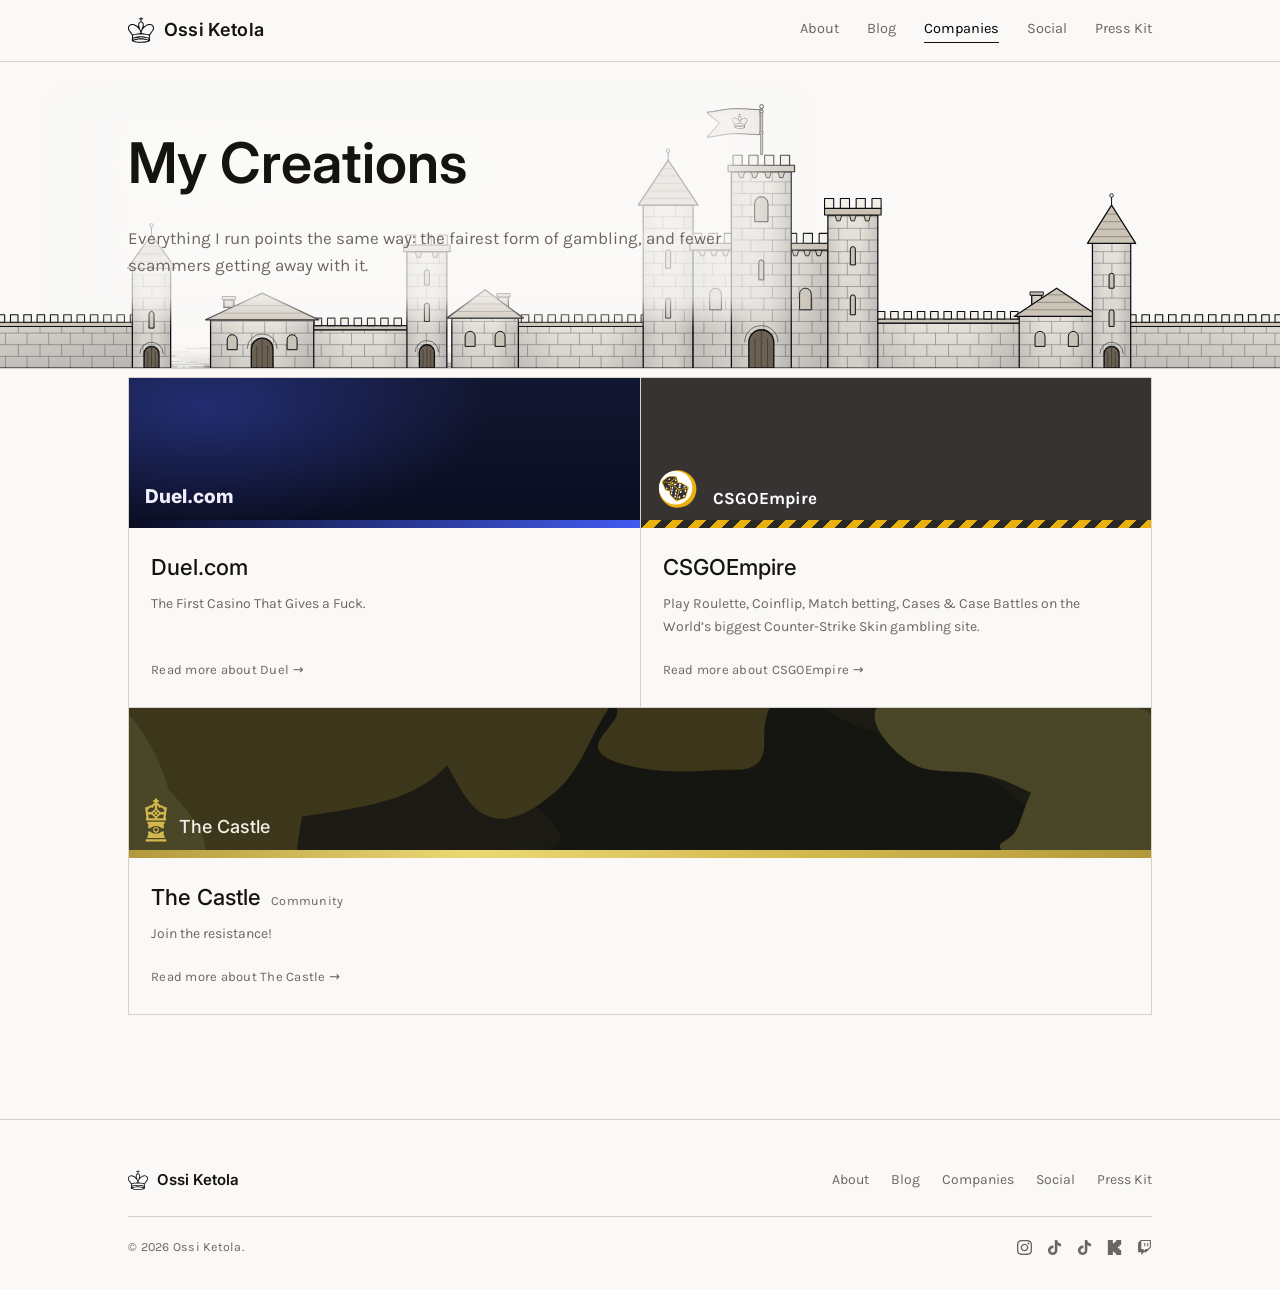
<file: companies/index.html>
<!DOCTYPE html>
<html lang="en">
<head>
<meta charset="UTF-8">
<meta name="viewport" content="width=device-width, initial-scale=1.0">
<title>Companies — Ossi Ketola</title>
<meta name="description" content="The companies and communities Ossi Ketola has built — Duel.com, CSGOEmpire, and The Castle.">
<meta property="og:type" content="website">
<meta property="og:url" content="https://olsujofa.github.io/ossi-ketola-website/companies/">
<meta property="og:title" content="Companies — Ossi Ketola">
<meta property="og:description" content="The companies and communities Ossi Ketola has built — Duel.com, CSGOEmpire, and The Castle.">
<meta property="og:image" content="https://olsujofa.github.io/ossi-ketola-website/assets/og-card.png">
<meta name="twitter:card" content="summary_large_image">
<meta name="twitter:title" content="Companies — Ossi Ketola">
<meta name="twitter:description" content="The companies and communities Ossi Ketola has built — Duel.com, CSGOEmpire, and The Castle.">
<meta name="twitter:image" content="https://olsujofa.github.io/ossi-ketola-website/assets/og-card.png">
<link rel="icon" type="image/svg+xml" href="../favicon.svg">
<link rel="preconnect" href="https://fonts.googleapis.com">
<link rel="preconnect" href="https://fonts.gstatic.com" crossorigin>
<link href="https://fonts.googleapis.com/css2?family=Inter:ital,wght@0,500;0,600;0,800;1,500&amp;family=Karla:wght@400;500;700&amp;display=swap" rel="stylesheet">
<link rel="stylesheet" href="../styles.css">
<style>
  /* Each card's banner is a genuine miniature of that company's own page — not a
     generic icon-card. Duel's real gradient, CSGOEmpire's real logo + charcoal,
     Castle's real crest + camo-gold texture. */
  .co-grid{
    display:grid; grid-template-columns:repeat(2,1fr); gap:1px;
    background:var(--border); border:1px solid var(--border);
  }
  /* The Castle is a community, not a company — set apart on its own full-width
     row below the two actual companies rather than sitting in the same row. */
  .co-card:last-child{ grid-column:1 / -1; }
  .co-card{
    display:flex; flex-direction:column; background:var(--bg);
    text-decoration:none; color:inherit;
  }
  .co-banner{
    position:relative; height:150px; overflow:hidden;
    display:flex; align-items:flex-end; padding:16px;
  }
  .co-body{ padding:22px 22px 26px; display:flex; flex-direction:column; gap:8px; flex:1; }
  .co-body .tag{ font-family:var(--body); letter-spacing:0.02em; font-size:12.5px; color:var(--muted); }
  .co-body h3{ font-family:var(--display); font-weight:500; font-size:22px; margin:0; }
  .co-title-row{ display:flex; align-items:baseline; gap:10px; }
  .co-body .dek{ font-family:var(--body); font-size:14px; color:var(--muted); }
  .co-body .go{
    margin-top:auto; padding-top:14px; font-family:var(--body); letter-spacing:0.02em; font-size:13px;
    color:var(--muted);
  }
  .co-card:hover .go{ color:var(--gold-bright); }

  /* Duel banner — same navy ground + radial wash as Duel's own hero */
  .co-banner-duel{
    background:
      radial-gradient(ellipse 90% 130% at 15% 20%, rgba(67,91,240,0.35), transparent 62%),
      linear-gradient(180deg, #121731, #0a0d20);
  }
  .co-banner-duel::after{
    content:""; position:absolute; left:0; right:0; bottom:0; height:8px;
    background:linear-gradient(90deg, #0a0d20 0%, #435bf0 100%);
  }
  .co-banner-duel .co-word{
    font-family:'Inter', sans-serif; font-weight:800; font-size:19px; color:#f1eefb;
    position:relative; z-index:1;
  }

  /* CSGOEmpire banner — the real charcoal + gold + logo mark */
  .co-banner-cs{ background:#363332; }
  .co-banner-cs::after{
    content:""; position:absolute; left:0; right:0; bottom:0; height:8px;
    background:repeating-linear-gradient(-45deg, #e9b10e 0 8px, #2b2926 8px 16px);
  }
  .co-banner-cs img{ position:relative; z-index:1; width:44px; height:44px; }
  .co-banner-cs .co-word{
    font-family:var(--body); font-weight:700; font-size:17px; color:#fff; margin-left:12px;
    position:relative; z-index:1;
  }

  /* Castle banner — real crest + camo-gold texture, matching its own page */
  .co-banner-castle{
    background:
      linear-gradient(rgba(20,21,15,.75), rgba(20,21,15,.75)),
      url("assets/castle/camo-gold.svg") center / cover no-repeat;
  }
  .co-banner-castle::after{
    content:""; position:absolute; left:0; right:0; bottom:0; height:8px;
    background:linear-gradient(90deg, #b4993c, #ead973, #d3b84d, #b4993c);
  }
  .co-banner-castle img{ position:relative; z-index:1; width:22px; height:44px; }
  .co-banner-castle .co-word{
    font-family:var(--display); font-weight:500; font-size:18px; color:#f1efe6; margin-left:12px;
    position:relative; z-index:1;
  }

  @media (max-width:760px){
    .co-grid{ grid-template-columns:1fr; }
  }
</style>
<!-- page slides: opt in to cross-page transitions (main pages only) -->
<style>@view-transition{navigation:auto}</style>
<script src="../slides.js"></script>
<script src="../to-top.js" defer></script>
</head>
<body>

<header class="site-header">
  <div class="wrap">
    <a class="brand" href="../index.html">
      <svg viewBox="0 0 56.88 55.63" width="26" height="26">
        <path fill="#0b0d10" fill-rule="evenodd" d="M27.99 0C27.99 0 29.12 0.25 29.12 0.25C29.12 0.25 29.74 2.38 29.74 2.38C29.74 2.38 32.16 2.5 32.74 2.63C33.33 2.75 33.18 2.83 33.24 3.13C33.31 3.42 33.12 4.38 33.12 4.38C33.12 4.38 30.85 4.5 30.24 4.63C29.64 4.75 29.64 4.52 29.49 5.13C29.35 5.73 29.31 7.58 29.37 8.25C29.43 8.92 29.39 8.73 29.87 9.13C30.35 9.52 31.52 9.83 32.24 10.63C32.97 11.42 33.87 12.29 34.24 13.88C34.62 15.46 34.49 20.13 34.49 20.13C34.49 20.13 34.22 20.69 35.37 20C36.52 19.31 39.74 16.85 41.37 16C43 15.15 43.89 15.08 45.12 14.88C46.35 14.67 47.41 14.5 48.75 14.75C50.08 15 52.04 15.75 53.12 16.38C54.2 17 54.68 17.71 55.25 18.5C55.81 19.29 56.22 20.21 56.5 21.13C56.77 22.04 56.93 22.9 56.87 24C56.81 25.1 57.52 25.23 56.12 27.75C54.72 30.27 49.85 36.25 48.5 39.13C47.14 42 48.04 42.94 48 45C47.95 47.06 48.39 50.23 48.25 51.5C48.1 52.77 48.31 52.08 47.12 52.63C45.93 53.17 43.06 54.25 41.12 54.75C39.18 55.25 38.85 55.48 35.49 55.63C32.14 55.77 24.31 55.77 20.99 55.63C17.68 55.48 17.58 55.27 15.62 54.75C13.66 54.23 10.45 53.08 9.24 52.5C8.04 51.92 8.47 52.71 8.37 51.25C8.27 49.79 8.66 45.81 8.62 43.75C8.58 41.69 9.35 41.33 8.12 38.88C6.89 36.42 2.58 31.1 1.24 29C-0.09 26.9 0.33 27.42 0.12 26.25C-0.09 25.08 -0.21 23.27 -0.01 22C0.2 20.73 0.72 19.6 1.37 18.63C2.02 17.65 2.89 16.75 3.87 16.13C4.85 15.5 6.08 15.1 7.24 14.88C8.41 14.65 9.58 14.58 10.87 14.75C12.16 14.92 13.12 14.98 15 15.88C16.87 16.77 22.12 20.13 22.12 20.13C22.12 20.13 22.27 15.04 22.62 13.5C22.97 11.96 23.62 11.54 24.24 10.88C24.87 10.21 25.83 10.02 26.37 9.5C26.91 8.98 27.33 8.48 27.49 7.75C27.66 7.02 27.49 5.65 27.37 5.13C27.24 4.6 27.37 4.75 26.74 4.63C26.12 4.5 23.62 4.38 23.62 4.38C23.62 4.38 23.43 3.42 23.49 3.13C23.56 2.83 23.43 2.73 23.99 2.63C24.56 2.52 26.87 2.5 26.87 2.5C26.87 2.5 27.99 0 27.99 0ZM46.5 16.88C45.39 17.06 43.52 17.6 42.25 18.13C40.97 18.65 40.35 18.83 38.87 20C37.39 21.17 34.77 23.42 33.37 25.13C31.97 26.83 31.08 28.88 30.49 30.25C29.91 31.63 29.89 32.56 29.87 33.38C29.85 34.19 30.37 35.13 30.37 35.13C30.37 35.13 35.37 35.5 37.87 35.88C40.37 36.25 43.91 37.13 45.37 37.38C46.83 37.63 46.29 37.48 46.62 37.38C46.95 37.27 46.89 37.46 47.37 36.75C47.85 36.04 48.5 34.56 49.5 33.13C50.5 31.69 52.56 29.38 53.37 28.13C54.18 26.88 54.18 26.46 54.37 25.63C54.56 24.79 54.56 23.92 54.5 23.13C54.43 22.33 54.39 21.65 54 20.88C53.6 20.1 52.97 19.15 52.12 18.5C51.27 17.85 49.81 17.27 48.87 17C47.93 16.73 47.6 16.69 46.5 16.88ZM8.37 16.88C7.58 17.04 6.31 17.44 5.49 17.88C4.68 18.31 4.02 18.83 3.49 19.5C2.97 20.17 2.58 20.96 2.37 21.88C2.16 22.79 2.06 23.92 2.24 25C2.43 26.08 2.68 27.04 3.49 28.38C4.31 29.71 6.12 31.56 7.12 33C8.12 34.44 8.79 36.27 9.49 37C10.2 37.73 9.83 37.56 11.37 37.38C12.91 37.19 16.24 36.25 18.74 35.88C21.24 35.5 26.37 35.13 26.37 35.13C26.37 35.13 26.89 34.42 26.87 33.63C26.85 32.83 26.7 31.6 26.24 30.38C25.79 29.15 24.89 27.44 24.12 26.25C23.35 25.06 22.64 24.27 21.62 23.25C20.6 22.23 19.14 20.96 17.99 20.13C16.85 19.29 16.04 18.79 14.75 18.25C13.45 17.71 11.31 17.1 10.25 16.88C9.18 16.65 9.16 16.71 8.37 16.88ZM26.62 37.63C23.99 37.63 22.97 37.54 20.49 37.88C18.02 38.21 13.37 39.1 11.75 39.63C10.12 40.15 10.89 40.42 10.75 41C10.6 41.58 10.75 42.6 10.87 43.13C11 43.65 11.5 44.13 11.5 44.13C11.5 44.13 14.06 43.27 16.37 42.88C18.68 42.48 21.91 41.83 25.37 41.75C28.83 41.67 33.93 41.98 37.12 42.38C40.31 42.77 43.06 43.94 44.5 44.13C45.93 44.31 45.75 43.5 45.75 43.5C45.75 43.5 46 41.02 45.87 40.38C45.75 39.73 46.6 40.04 45 39.63C43.39 39.21 39.31 38.21 36.24 37.88C33.18 37.54 29.24 37.63 26.62 37.63ZM25.24 48.38C22.52 48.38 21.99 48.52 20.12 48.88C18.24 49.23 15.12 50.15 14 50.5C12.87 50.85 13.37 51 13.37 51C13.37 51 13.14 51.35 13.62 51.63C14.1 51.9 14.89 52.35 16.24 52.63C17.6 52.9 19.08 53.13 21.74 53.25C24.41 53.38 29.12 53.48 32.24 53.38C35.37 53.27 38.64 52.96 40.49 52.63C42.35 52.29 43.37 51.38 43.37 51.38C43.37 51.38 43.77 50.92 42.62 50.5C41.47 50.08 39.39 49.23 36.49 48.88C33.6 48.52 27.97 48.38 25.24 48.38ZM27.74 11.13C26.95 11.29 25.99 12.35 25.49 12.88C24.99 13.4 24.89 13.21 24.74 14.25C24.6 15.29 24.14 16.77 24.62 19.13C25.1 21.48 26.95 26.77 27.62 28.38C28.29 29.98 28.62 28.75 28.62 28.75C28.62 28.75 31.41 21.69 31.99 19.38C32.58 17.06 32.41 16.13 32.12 14.88C31.83 13.63 30.97 12.5 30.24 11.88C29.52 11.25 28.54 10.96 27.74 11.13ZM25.62 44C22.62 44.33 15.54 45.46 13.12 46C10.7 46.54 11.47 46.88 11.12 47.25C10.77 47.63 10.91 48 11 48.25C11.08 48.5 9.33 49.13 11.62 48.75C13.91 48.38 21.31 46.46 24.74 46C28.18 45.54 29.37 45.69 32.24 46C35.12 46.31 39.97 47.42 42 47.88C44.02 48.33 43.75 48.69 44.37 48.75C45 48.81 45.75 48.25 45.75 48.25C45.75 48.25 46.04 47.35 45.25 46.88C44.45 46.4 43.35 45.85 41 45.38C38.64 44.9 33.68 44.23 31.12 44C28.56 43.77 28.62 43.67 25.62 44Z"/>
      </svg>
      <span class="wordmark">Ossi Ketola</span>
    </a>
    <nav class="site-nav">
      <a href="../index.html">About</a>
      <a href="../blog/index.html">Blog</a>
      <div class="nav-dropdown">
        <a href="index.html" aria-current="page">Companies</a>
        <div class="nav-dropdown-menu">
          <a href="duel.html">Duel.com</a>
          <a href="csgoempire.html">CSGOEmpire</a>
          <a href="castle.html">The Castle</a>
        </div>
      </div>
      <a href="../social.html">Social</a>
      <a href="../press.html">Press Kit</a>
    </nav>
  </div>
</header>

<section class="page-head has-scene">
  <!-- scene:start -->
  <div class="page-scene" aria-hidden="true"><div class="page-scene-core">
    <img src="../assets/graphics/scene-companies.svg" alt="">
    <svg class="crown-flag" viewBox="-70 0 76 62" style="left:54.750%;bottom:80.000%;width:4.750%" aria-hidden="true" focusable="false"><defs><path id="cf-crown" fill="#0b0d10" fill-rule="evenodd" d="M27.99 0C27.99 0 29.12 0.25 29.12 0.25C29.12 0.25 29.74 2.38 29.74 2.38C29.74 2.38 32.16 2.5 32.74 2.63C33.33 2.75 33.18 2.83 33.24 3.13C33.31 3.42 33.12 4.38 33.12 4.38C33.12 4.38 30.85 4.5 30.24 4.63C29.64 4.75 29.64 4.52 29.49 5.13C29.35 5.73 29.31 7.58 29.37 8.25C29.43 8.92 29.39 8.73 29.87 9.13C30.35 9.52 31.52 9.83 32.24 10.63C32.97 11.42 33.87 12.29 34.24 13.88C34.62 15.46 34.49 20.13 34.49 20.13C34.49 20.13 34.22 20.69 35.37 20C36.52 19.31 39.74 16.85 41.37 16C43 15.15 43.89 15.08 45.12 14.88C46.35 14.67 47.41 14.5 48.75 14.75C50.08 15 52.04 15.75 53.12 16.38C54.2 17 54.68 17.71 55.25 18.5C55.81 19.29 56.22 20.21 56.5 21.13C56.77 22.04 56.93 22.9 56.87 24C56.81 25.1 57.52 25.23 56.12 27.75C54.72 30.27 49.85 36.25 48.5 39.13C47.14 42 48.04 42.94 48 45C47.95 47.06 48.39 50.23 48.25 51.5C48.1 52.77 48.31 52.08 47.12 52.63C45.93 53.17 43.06 54.25 41.12 54.75C39.18 55.25 38.85 55.48 35.49 55.63C32.14 55.77 24.31 55.77 20.99 55.63C17.68 55.48 17.58 55.27 15.62 54.75C13.66 54.23 10.45 53.08 9.24 52.5C8.04 51.92 8.47 52.71 8.37 51.25C8.27 49.79 8.66 45.81 8.62 43.75C8.58 41.69 9.35 41.33 8.12 38.88C6.89 36.42 2.58 31.1 1.24 29C-0.09 26.9 0.33 27.42 0.12 26.25C-0.09 25.08 -0.21 23.27 -0.01 22C0.2 20.73 0.72 19.6 1.37 18.63C2.02 17.65 2.89 16.75 3.87 16.13C4.85 15.5 6.08 15.1 7.24 14.88C8.41 14.65 9.58 14.58 10.87 14.75C12.16 14.92 13.12 14.98 15 15.88C16.87 16.77 22.12 20.13 22.12 20.13C22.12 20.13 22.27 15.04 22.62 13.5C22.97 11.96 23.62 11.54 24.24 10.88C24.87 10.21 25.83 10.02 26.37 9.5C26.91 8.98 27.33 8.48 27.49 7.75C27.66 7.02 27.49 5.65 27.37 5.13C27.24 4.6 27.37 4.75 26.74 4.63C26.12 4.5 23.62 4.38 23.62 4.38C23.62 4.38 23.43 3.42 23.49 3.13C23.56 2.83 23.43 2.73 23.99 2.63C24.56 2.52 26.87 2.5 26.87 2.5C26.87 2.5 27.99 0 27.99 0ZM46.5 16.88C45.39 17.06 43.52 17.6 42.25 18.13C40.97 18.65 40.35 18.83 38.87 20C37.39 21.17 34.77 23.42 33.37 25.13C31.97 26.83 31.08 28.88 30.49 30.25C29.91 31.63 29.89 32.56 29.87 33.38C29.85 34.19 30.37 35.13 30.37 35.13C30.37 35.13 35.37 35.5 37.87 35.88C40.37 36.25 43.91 37.13 45.37 37.38C46.83 37.63 46.29 37.48 46.62 37.38C46.95 37.27 46.89 37.46 47.37 36.75C47.85 36.04 48.5 34.56 49.5 33.13C50.5 31.69 52.56 29.38 53.37 28.13C54.18 26.88 54.18 26.46 54.37 25.63C54.56 24.79 54.56 23.92 54.5 23.13C54.43 22.33 54.39 21.65 54 20.88C53.6 20.1 52.97 19.15 52.12 18.5C51.27 17.85 49.81 17.27 48.87 17C47.93 16.73 47.6 16.69 46.5 16.88ZM8.37 16.88C7.58 17.04 6.31 17.44 5.49 17.88C4.68 18.31 4.02 18.83 3.49 19.5C2.97 20.17 2.58 20.96 2.37 21.88C2.16 22.79 2.06 23.92 2.24 25C2.43 26.08 2.68 27.04 3.49 28.38C4.31 29.71 6.12 31.56 7.12 33C8.12 34.44 8.79 36.27 9.49 37C10.2 37.73 9.83 37.56 11.37 37.38C12.91 37.19 16.24 36.25 18.74 35.88C21.24 35.5 26.37 35.13 26.37 35.13C26.37 35.13 26.89 34.42 26.87 33.63C26.85 32.83 26.7 31.6 26.24 30.38C25.79 29.15 24.89 27.44 24.12 26.25C23.35 25.06 22.64 24.27 21.62 23.25C20.6 22.23 19.14 20.96 17.99 20.13C16.85 19.29 16.04 18.79 14.75 18.25C13.45 17.71 11.31 17.1 10.25 16.88C9.18 16.65 9.16 16.71 8.37 16.88ZM26.62 37.63C23.99 37.63 22.97 37.54 20.49 37.88C18.02 38.21 13.37 39.1 11.75 39.63C10.12 40.15 10.89 40.42 10.75 41C10.6 41.58 10.75 42.6 10.87 43.13C11 43.65 11.5 44.13 11.5 44.13C11.5 44.13 14.06 43.27 16.37 42.88C18.68 42.48 21.91 41.83 25.37 41.75C28.83 41.67 33.93 41.98 37.12 42.38C40.31 42.77 43.06 43.94 44.5 44.13C45.93 44.31 45.75 43.5 45.75 43.5C45.75 43.5 46 41.02 45.87 40.38C45.75 39.73 46.6 40.04 45 39.63C43.39 39.21 39.31 38.21 36.24 37.88C33.18 37.54 29.24 37.63 26.62 37.63ZM25.24 48.38C22.52 48.38 21.99 48.52 20.12 48.88C18.24 49.23 15.12 50.15 14 50.5C12.87 50.85 13.37 51 13.37 51C13.37 51 13.14 51.35 13.62 51.63C14.1 51.9 14.89 52.35 16.24 52.63C17.6 52.9 19.08 53.13 21.74 53.25C24.41 53.38 29.12 53.48 32.24 53.38C35.37 53.27 38.64 52.96 40.49 52.63C42.35 52.29 43.37 51.38 43.37 51.38C43.37 51.38 43.77 50.92 42.62 50.5C41.47 50.08 39.39 49.23 36.49 48.88C33.6 48.52 27.97 48.38 25.24 48.38ZM27.74 11.13C26.95 11.29 25.99 12.35 25.49 12.88C24.99 13.4 24.89 13.21 24.74 14.25C24.6 15.29 24.14 16.77 24.62 19.13C25.1 21.48 26.95 26.77 27.62 28.38C28.29 29.98 28.62 28.75 28.62 28.75C28.62 28.75 31.41 21.69 31.99 19.38C32.58 17.06 32.41 16.13 32.12 14.88C31.83 13.63 30.97 12.5 30.24 11.88C29.52 11.25 28.54 10.96 27.74 11.13ZM25.62 44C22.62 44.33 15.54 45.46 13.12 46C10.7 46.54 11.47 46.88 11.12 47.25C10.77 47.63 10.91 48 11 48.25C11.08 48.5 9.33 49.13 11.62 48.75C13.91 48.38 21.31 46.46 24.74 46C28.18 45.54 29.37 45.69 32.24 46C35.12 46.31 39.97 47.42 42 47.88C44.02 48.33 43.75 48.69 44.37 48.75C45 48.81 45.75 48.25 45.75 48.25C45.75 48.25 46.04 47.35 45.25 46.88C44.45 46.4 43.35 45.85 41 45.38C38.64 44.9 33.68 44.23 31.12 44C28.56 43.77 28.62 43.67 25.62 44Z"/><path id="cf-cloth" d="M2 8H66L50.6 23L66 38H2Z" fill="#e7e3dc" stroke="#0b0d10" stroke-width="1" stroke-linejoin="round"/><use id="cf-emblem" href="#cf-crown" transform="translate(35.46 14.06) scale(-0.3214 0.3214)"/><clipPath id="cf-shape"><path d="M2 8H66L50.6 23L66 38H2Z"/></clipPath><clipPath id="cf-s0"><rect x="1.70" y="0" width="2.12" height="62"/></clipPath><clipPath id="cf-s1"><rect x="3.22" y="0" width="2.12" height="62"/></clipPath><clipPath id="cf-s2"><rect x="4.75" y="0" width="2.12" height="62"/></clipPath><clipPath id="cf-s3"><rect x="6.27" y="0" width="2.12" height="62"/></clipPath><clipPath id="cf-s4"><rect x="7.80" y="0" width="2.12" height="62"/></clipPath><clipPath id="cf-s5"><rect x="9.32" y="0" width="2.12" height="62"/></clipPath><clipPath id="cf-s6"><rect x="10.84" y="0" width="2.12" height="62"/></clipPath><clipPath id="cf-s7"><rect x="12.37" y="0" width="2.12" height="62"/></clipPath><clipPath id="cf-s8"><rect x="13.89" y="0" width="2.12" height="62"/></clipPath><clipPath id="cf-s9"><rect x="15.41" y="0" width="2.12" height="62"/></clipPath><clipPath id="cf-s10"><rect x="16.94" y="0" width="2.12" height="62"/></clipPath><clipPath id="cf-s11"><rect x="18.46" y="0" width="2.12" height="62"/></clipPath><clipPath id="cf-s12"><rect x="19.99" y="0" width="2.12" height="62"/></clipPath><clipPath id="cf-s13"><rect x="21.51" y="0" width="2.12" height="62"/></clipPath><clipPath id="cf-s14"><rect x="23.03" y="0" width="2.12" height="62"/></clipPath><clipPath id="cf-s15"><rect x="24.56" y="0" width="2.12" height="62"/></clipPath><clipPath id="cf-s16"><rect x="26.08" y="0" width="2.12" height="62"/></clipPath><clipPath id="cf-s17"><rect x="27.60" y="0" width="2.12" height="62"/></clipPath><clipPath id="cf-s18"><rect x="29.13" y="0" width="2.12" height="62"/></clipPath><clipPath id="cf-s19"><rect x="30.65" y="0" width="2.12" height="62"/></clipPath><clipPath id="cf-s20"><rect x="32.18" y="0" width="2.12" height="62"/></clipPath><clipPath id="cf-s21"><rect x="33.70" y="0" width="2.12" height="62"/></clipPath><clipPath id="cf-s22"><rect x="35.22" y="0" width="2.12" height="62"/></clipPath><clipPath id="cf-s23"><rect x="36.75" y="0" width="2.12" height="62"/></clipPath><clipPath id="cf-s24"><rect x="38.27" y="0" width="2.12" height="62"/></clipPath><clipPath id="cf-s25"><rect x="39.80" y="0" width="2.12" height="62"/></clipPath><clipPath id="cf-s26"><rect x="41.32" y="0" width="2.12" height="62"/></clipPath><clipPath id="cf-s27"><rect x="42.84" y="0" width="2.12" height="62"/></clipPath><clipPath id="cf-s28"><rect x="44.37" y="0" width="2.12" height="62"/></clipPath><clipPath id="cf-s29"><rect x="45.89" y="0" width="2.12" height="62"/></clipPath><clipPath id="cf-s30"><rect x="47.41" y="0" width="2.12" height="62"/></clipPath><clipPath id="cf-s31"><rect x="48.94" y="0" width="2.12" height="62"/></clipPath><clipPath id="cf-s32"><rect x="50.46" y="0" width="2.12" height="62"/></clipPath><clipPath id="cf-s33"><rect x="51.99" y="0" width="2.12" height="62"/></clipPath><clipPath id="cf-s34"><rect x="53.51" y="0" width="2.12" height="62"/></clipPath><clipPath id="cf-s35"><rect x="55.03" y="0" width="2.12" height="62"/></clipPath><clipPath id="cf-s36"><rect x="56.56" y="0" width="2.12" height="62"/></clipPath><clipPath id="cf-s37"><rect x="58.08" y="0" width="2.12" height="62"/></clipPath><clipPath id="cf-s38"><rect x="59.60" y="0" width="2.12" height="62"/></clipPath><clipPath id="cf-s39"><rect x="61.13" y="0" width="2.12" height="62"/></clipPath><clipPath id="cf-s40"><rect x="62.65" y="0" width="2.12" height="62"/></clipPath><clipPath id="cf-s41"><rect x="64.18" y="0" width="2.12" height="62"/></clipPath></defs><path d="M-1.2 6H1.2V62H-1.2Z" fill="#c9c2b6" stroke="#0b0d10" stroke-width=".9"/><circle cx="0" cy="4.2" r="2.4" fill="#e7e3dc" stroke="#0b0d10" stroke-width=".9"/><g transform="scale(-1 1)"><g class="flag-cloth"><g class="flag-strip" style="--i:0;--amp:0.22;--k:0.07;transform:translateY(-0.00px)" clip-path="url(#cf-s0)"><use href="#cf-cloth"/><rect class="flag-shade" clip-path="url(#cf-shape)" x="1.70" y="6" width="2.12" height="34" fill="#0b0d10"/></g><g class="flag-strip" style="--i:1;--amp:0.26;--k:0.08;transform:translateY(-0.03px)" clip-path="url(#cf-s1)"><use href="#cf-cloth"/><rect class="flag-shade" clip-path="url(#cf-shape)" x="3.22" y="6" width="2.12" height="34" fill="#0b0d10"/></g><g class="flag-strip" style="--i:2;--amp:0.31;--k:0.10;transform:translateY(-0.07px)" clip-path="url(#cf-s2)"><use href="#cf-cloth"/><rect class="flag-shade" clip-path="url(#cf-shape)" x="4.75" y="6" width="2.12" height="34" fill="#0b0d10"/></g><g class="flag-strip" style="--i:3;--amp:0.36;--k:0.12;transform:translateY(-0.12px)" clip-path="url(#cf-s3)"><use href="#cf-cloth"/><rect class="flag-shade" clip-path="url(#cf-shape)" x="6.27" y="6" width="2.12" height="34" fill="#0b0d10"/></g><g class="flag-strip" style="--i:4;--amp:0.42;--k:0.14;transform:translateY(-0.18px)" clip-path="url(#cf-s4)"><use href="#cf-cloth"/><rect class="flag-shade" clip-path="url(#cf-shape)" x="7.80" y="6" width="2.12" height="34" fill="#0b0d10"/></g><g class="flag-strip" style="--i:5;--amp:0.48;--k:0.15;transform:translateY(-0.25px)" clip-path="url(#cf-s5)"><use href="#cf-cloth"/><rect class="flag-shade" clip-path="url(#cf-shape)" x="9.32" y="6" width="2.12" height="34" fill="#0b0d10"/></g><g class="flag-strip" style="--i:6;--amp:0.54;--k:0.17;transform:translateY(-0.34px)" clip-path="url(#cf-s6)"><use href="#cf-cloth"/><rect class="flag-shade" clip-path="url(#cf-shape)" x="10.84" y="6" width="2.12" height="34" fill="#0b0d10"/></g><g class="flag-strip" style="--i:7;--amp:0.60;--k:0.19;transform:translateY(-0.42px)" clip-path="url(#cf-s7)"><use href="#cf-cloth"/><rect class="flag-shade" clip-path="url(#cf-shape)" x="12.37" y="6" width="2.12" height="34" fill="#0b0d10"/></g><g class="flag-strip" style="--i:8;--amp:0.66;--k:0.21;transform:translateY(-0.52px)" clip-path="url(#cf-s8)"><use href="#cf-cloth"/><rect class="flag-shade" clip-path="url(#cf-shape)" x="13.89" y="6" width="2.12" height="34" fill="#0b0d10"/></g><g class="flag-strip" style="--i:9;--amp:0.72;--k:0.23;transform:translateY(-0.61px)" clip-path="url(#cf-s9)"><use href="#cf-cloth"/><use href="#cf-emblem"/><rect class="flag-shade" clip-path="url(#cf-shape)" x="15.41" y="6" width="2.12" height="34" fill="#0b0d10"/></g><g class="flag-strip" style="--i:10;--amp:0.79;--k:0.25;transform:translateY(-0.71px)" clip-path="url(#cf-s10)"><use href="#cf-cloth"/><use href="#cf-emblem"/><rect class="flag-shade" clip-path="url(#cf-shape)" x="16.94" y="6" width="2.12" height="34" fill="#0b0d10"/></g><g class="flag-strip" style="--i:11;--amp:0.85;--k:0.28;transform:translateY(-0.81px)" clip-path="url(#cf-s11)"><use href="#cf-cloth"/><use href="#cf-emblem"/><rect class="flag-shade" clip-path="url(#cf-shape)" x="18.46" y="6" width="2.12" height="34" fill="#0b0d10"/></g><g class="flag-strip" style="--i:12;--amp:0.92;--k:0.30;transform:translateY(-0.90px)" clip-path="url(#cf-s12)"><use href="#cf-cloth"/><use href="#cf-emblem"/><rect class="flag-shade" clip-path="url(#cf-shape)" x="19.99" y="6" width="2.12" height="34" fill="#0b0d10"/></g><g class="flag-strip" style="--i:13;--amp:0.99;--k:0.32;transform:translateY(-0.98px)" clip-path="url(#cf-s13)"><use href="#cf-cloth"/><use href="#cf-emblem"/><rect class="flag-shade" clip-path="url(#cf-shape)" x="21.51" y="6" width="2.12" height="34" fill="#0b0d10"/></g><g class="flag-strip" style="--i:14;--amp:1.05;--k:0.34;transform:translateY(-1.05px)" clip-path="url(#cf-s14)"><use href="#cf-cloth"/><use href="#cf-emblem"/><rect class="flag-shade" clip-path="url(#cf-shape)" x="23.03" y="6" width="2.12" height="34" fill="#0b0d10"/></g><g class="flag-strip" style="--i:15;--amp:1.12;--k:0.36;transform:translateY(-1.12px)" clip-path="url(#cf-s15)"><use href="#cf-cloth"/><use href="#cf-emblem"/><rect class="flag-shade" clip-path="url(#cf-shape)" x="24.56" y="6" width="2.12" height="34" fill="#0b0d10"/></g><g class="flag-strip" style="--i:16;--amp:1.19;--k:0.39;transform:translateY(-1.16px)" clip-path="url(#cf-s16)"><use href="#cf-cloth"/><use href="#cf-emblem"/><rect class="flag-shade" clip-path="url(#cf-shape)" x="26.08" y="6" width="2.12" height="34" fill="#0b0d10"/></g><g class="flag-strip" style="--i:17;--amp:1.26;--k:0.41;transform:translateY(-1.19px)" clip-path="url(#cf-s17)"><use href="#cf-cloth"/><use href="#cf-emblem"/><rect class="flag-shade" clip-path="url(#cf-shape)" x="27.60" y="6" width="2.12" height="34" fill="#0b0d10"/></g><g class="flag-strip" style="--i:18;--amp:1.33;--k:0.43;transform:translateY(-1.20px)" clip-path="url(#cf-s18)"><use href="#cf-cloth"/><use href="#cf-emblem"/><rect class="flag-shade" clip-path="url(#cf-shape)" x="29.13" y="6" width="2.12" height="34" fill="#0b0d10"/></g><g class="flag-strip" style="--i:19;--amp:1.41;--k:0.45;transform:translateY(-1.18px)" clip-path="url(#cf-s19)"><use href="#cf-cloth"/><use href="#cf-emblem"/><rect class="flag-shade" clip-path="url(#cf-shape)" x="30.65" y="6" width="2.12" height="34" fill="#0b0d10"/></g><g class="flag-strip" style="--i:20;--amp:1.48;--k:0.48;transform:translateY(-1.14px)" clip-path="url(#cf-s20)"><use href="#cf-cloth"/><use href="#cf-emblem"/><rect class="flag-shade" clip-path="url(#cf-shape)" x="32.18" y="6" width="2.12" height="34" fill="#0b0d10"/></g><g class="flag-strip" style="--i:21;--amp:1.55;--k:0.50;transform:translateY(-1.08px)" clip-path="url(#cf-s21)"><use href="#cf-cloth"/><use href="#cf-emblem"/><rect class="flag-shade" clip-path="url(#cf-shape)" x="33.70" y="6" width="2.12" height="34" fill="#0b0d10"/></g><g class="flag-strip" style="--i:22;--amp:1.62;--k:0.53;transform:translateY(-1.00px)" clip-path="url(#cf-s22)"><use href="#cf-cloth"/><rect class="flag-shade" clip-path="url(#cf-shape)" x="35.22" y="6" width="2.12" height="34" fill="#0b0d10"/></g><g class="flag-strip" style="--i:23;--amp:1.70;--k:0.55;transform:translateY(-0.88px)" clip-path="url(#cf-s23)"><use href="#cf-cloth"/><rect class="flag-shade" clip-path="url(#cf-shape)" x="36.75" y="6" width="2.12" height="34" fill="#0b0d10"/></g><g class="flag-strip" style="--i:24;--amp:1.77;--k:0.57;transform:translateY(-0.75px)" clip-path="url(#cf-s24)"><use href="#cf-cloth"/><rect class="flag-shade" clip-path="url(#cf-shape)" x="38.27" y="6" width="2.12" height="34" fill="#0b0d10"/></g><g class="flag-strip" style="--i:25;--amp:1.84;--k:0.60;transform:translateY(-0.58px)" clip-path="url(#cf-s25)"><use href="#cf-cloth"/><rect class="flag-shade" clip-path="url(#cf-shape)" x="39.80" y="6" width="2.12" height="34" fill="#0b0d10"/></g><g class="flag-strip" style="--i:26;--amp:1.92;--k:0.62;transform:translateY(-0.40px)" clip-path="url(#cf-s26)"><use href="#cf-cloth"/><rect class="flag-shade" clip-path="url(#cf-shape)" x="41.32" y="6" width="2.12" height="34" fill="#0b0d10"/></g><g class="flag-strip" style="--i:27;--amp:2.00;--k:0.65;transform:translateY(-0.19px)" clip-path="url(#cf-s27)"><use href="#cf-cloth"/><rect class="flag-shade" clip-path="url(#cf-shape)" x="42.84" y="6" width="2.12" height="34" fill="#0b0d10"/></g><g class="flag-strip" style="--i:28;--amp:2.07;--k:0.67;transform:translateY(0.03px)" clip-path="url(#cf-s28)"><use href="#cf-cloth"/><rect class="flag-shade" clip-path="url(#cf-shape)" x="44.37" y="6" width="2.12" height="34" fill="#0b0d10"/></g><g class="flag-strip" style="--i:29;--amp:2.15;--k:0.69;transform:translateY(0.28px)" clip-path="url(#cf-s29)"><use href="#cf-cloth"/><rect class="flag-shade" clip-path="url(#cf-shape)" x="45.89" y="6" width="2.12" height="34" fill="#0b0d10"/></g><g class="flag-strip" style="--i:30;--amp:2.22;--k:0.72;transform:translateY(0.53px)" clip-path="url(#cf-s30)"><use href="#cf-cloth"/><rect class="flag-shade" clip-path="url(#cf-shape)" x="47.41" y="6" width="2.12" height="34" fill="#0b0d10"/></g><g class="flag-strip" style="--i:31;--amp:2.30;--k:0.74;transform:translateY(0.80px)" clip-path="url(#cf-s31)"><use href="#cf-cloth"/><rect class="flag-shade" clip-path="url(#cf-shape)" x="48.94" y="6" width="2.12" height="34" fill="#0b0d10"/></g><g class="flag-strip" style="--i:32;--amp:2.38;--k:0.77;transform:translateY(1.07px)" clip-path="url(#cf-s32)"><use href="#cf-cloth"/><rect class="flag-shade" clip-path="url(#cf-shape)" x="50.46" y="6" width="2.12" height="34" fill="#0b0d10"/></g><g class="flag-strip" style="--i:33;--amp:2.46;--k:0.79;transform:translateY(1.35px)" clip-path="url(#cf-s33)"><use href="#cf-cloth"/><rect class="flag-shade" clip-path="url(#cf-shape)" x="51.99" y="6" width="2.12" height="34" fill="#0b0d10"/></g><g class="flag-strip" style="--i:34;--amp:2.53;--k:0.82;transform:translateY(1.62px)" clip-path="url(#cf-s34)"><use href="#cf-cloth"/><rect class="flag-shade" clip-path="url(#cf-shape)" x="53.51" y="6" width="2.12" height="34" fill="#0b0d10"/></g><g class="flag-strip" style="--i:35;--amp:2.61;--k:0.85;transform:translateY(1.88px)" clip-path="url(#cf-s35)"><use href="#cf-cloth"/><rect class="flag-shade" clip-path="url(#cf-shape)" x="55.03" y="6" width="2.12" height="34" fill="#0b0d10"/></g><g class="flag-strip" style="--i:36;--amp:2.69;--k:0.87;transform:translateY(2.14px)" clip-path="url(#cf-s36)"><use href="#cf-cloth"/><rect class="flag-shade" clip-path="url(#cf-shape)" x="56.56" y="6" width="2.12" height="34" fill="#0b0d10"/></g><g class="flag-strip" style="--i:37;--amp:2.77;--k:0.90;transform:translateY(2.38px)" clip-path="url(#cf-s37)"><use href="#cf-cloth"/><rect class="flag-shade" clip-path="url(#cf-shape)" x="58.08" y="6" width="2.12" height="34" fill="#0b0d10"/></g><g class="flag-strip" style="--i:38;--amp:2.85;--k:0.92;transform:translateY(2.59px)" clip-path="url(#cf-s38)"><use href="#cf-cloth"/><rect class="flag-shade" clip-path="url(#cf-shape)" x="59.60" y="6" width="2.12" height="34" fill="#0b0d10"/></g><g class="flag-strip" style="--i:39;--amp:2.93;--k:0.95;transform:translateY(2.79px)" clip-path="url(#cf-s39)"><use href="#cf-cloth"/><rect class="flag-shade" clip-path="url(#cf-shape)" x="61.13" y="6" width="2.12" height="34" fill="#0b0d10"/></g><g class="flag-strip" style="--i:40;--amp:3.01;--k:0.97;transform:translateY(2.95px)" clip-path="url(#cf-s40)"><use href="#cf-cloth"/><rect class="flag-shade" clip-path="url(#cf-shape)" x="62.65" y="6" width="2.12" height="34" fill="#0b0d10"/></g><g class="flag-strip" style="--i:41;--amp:3.09;--k:1.00;transform:translateY(3.08px)" clip-path="url(#cf-s41)"><use href="#cf-cloth"/><rect class="flag-shade" clip-path="url(#cf-shape)" x="64.18" y="6" width="2.12" height="34" fill="#0b0d10"/></g></g><g fill="#c9c2b6" stroke="#0b0d10" stroke-width=".7"><rect x="-2" y="9" width="4.5" height="2.4" rx=".8"/><rect x="-2" y="34.6" width="4.5" height="2.4" rx=".8"/></g></g></svg>
  </div></div>
  <!-- scene:end -->
  <div class="wrap">
    <div class="page-head-text">
      <h1>My Creations</h1>
      <p class="lede">Everything I run points the same way: the fairest form of gambling, and fewer scammers getting away with it.</p>
    </div>
  </div>
</section>

<section class="teasers">
  <div class="wrap">
    <div class="co-grid">
      <a class="co-card" href="duel.html">
        <div class="co-banner co-banner-duel"><span class="co-word">Duel.com</span></div>
        <div class="co-body">
          <h3>Duel.com</h3>
          <span class="dek">The First Casino That Gives a Fuck.</span>
          <span class="go">Read more about Duel &rarr;</span>
        </div>
      </a>
      <a class="co-card" href="csgoempire.html">
        <div class="co-banner co-banner-cs">
          <img src="assets/csgoempire/logo.svg" alt="">
          <span class="co-word">CSGOEmpire</span>
        </div>
        <div class="co-body">
          <h3>CSGOEmpire</h3>
          <span class="dek">Play Roulette, Coinflip, Match betting, Cases &amp; Case Battles on the World&rsquo;s biggest Counter-Strike Skin gambling site.</span>
          <span class="go">Read more about CSGOEmpire &rarr;</span>
        </div>
      </a>
      <a class="co-card" href="castle.html">
        <div class="co-banner co-banner-castle">
          <img src="assets/castle/crest-drawn.svg" alt="">
          <span class="co-word">The Castle</span>
        </div>
        <div class="co-body">
          <div class="co-title-row">
            <h3>The Castle</h3>
            <span class="tag">Community</span>
          </div>
          <span class="dek">Join the resistance!</span>
          <span class="go">Read more about The Castle &rarr;</span>
        </div>
      </a>
    </div>
  </div>
</section>

<footer class="site-footer">
  <div class="wrap">
    <div class="site-footer-top">
      <a class="footer-brand" href="../index.html">
        <svg viewBox="0 0 56.88 55.63" width="20" height="20">
          <path fill="#0b0d10" fill-rule="evenodd" d="M27.99 0C27.99 0 29.12 0.25 29.12 0.25C29.12 0.25 29.74 2.38 29.74 2.38C29.74 2.38 32.16 2.5 32.74 2.63C33.33 2.75 33.18 2.83 33.24 3.13C33.31 3.42 33.12 4.38 33.12 4.38C33.12 4.38 30.85 4.5 30.24 4.63C29.64 4.75 29.64 4.52 29.49 5.13C29.35 5.73 29.31 7.58 29.37 8.25C29.43 8.92 29.39 8.73 29.87 9.13C30.35 9.52 31.52 9.83 32.24 10.63C32.97 11.42 33.87 12.29 34.24 13.88C34.62 15.46 34.49 20.13 34.49 20.13C34.49 20.13 34.22 20.69 35.37 20C36.52 19.31 39.74 16.85 41.37 16C43 15.15 43.89 15.08 45.12 14.88C46.35 14.67 47.41 14.5 48.75 14.75C50.08 15 52.04 15.75 53.12 16.38C54.2 17 54.68 17.71 55.25 18.5C55.81 19.29 56.22 20.21 56.5 21.13C56.77 22.04 56.93 22.9 56.87 24C56.81 25.1 57.52 25.23 56.12 27.75C54.72 30.27 49.85 36.25 48.5 39.13C47.14 42 48.04 42.94 48 45C47.95 47.06 48.39 50.23 48.25 51.5C48.1 52.77 48.31 52.08 47.12 52.63C45.93 53.17 43.06 54.25 41.12 54.75C39.18 55.25 38.85 55.48 35.49 55.63C32.14 55.77 24.31 55.77 20.99 55.63C17.68 55.48 17.58 55.27 15.62 54.75C13.66 54.23 10.45 53.08 9.24 52.5C8.04 51.92 8.47 52.71 8.37 51.25C8.27 49.79 8.66 45.81 8.62 43.75C8.58 41.69 9.35 41.33 8.12 38.88C6.89 36.42 2.58 31.1 1.24 29C-0.09 26.9 0.33 27.42 0.12 26.25C-0.09 25.08 -0.21 23.27 -0.01 22C0.2 20.73 0.72 19.6 1.37 18.63C2.02 17.65 2.89 16.75 3.87 16.13C4.85 15.5 6.08 15.1 7.24 14.88C8.41 14.65 9.58 14.58 10.87 14.75C12.16 14.92 13.12 14.98 15 15.88C16.87 16.77 22.12 20.13 22.12 20.13C22.12 20.13 22.27 15.04 22.62 13.5C22.97 11.96 23.62 11.54 24.24 10.88C24.87 10.21 25.83 10.02 26.37 9.5C26.91 8.98 27.33 8.48 27.49 7.75C27.66 7.02 27.49 5.65 27.37 5.13C27.24 4.6 27.37 4.75 26.74 4.63C26.12 4.5 23.62 4.38 23.62 4.38C23.62 4.38 23.43 3.42 23.49 3.13C23.56 2.83 23.43 2.73 23.99 2.63C24.56 2.52 26.87 2.5 26.87 2.5C26.87 2.5 27.99 0 27.99 0ZM46.5 16.88C45.39 17.06 43.52 17.6 42.25 18.13C40.97 18.65 40.35 18.83 38.87 20C37.39 21.17 34.77 23.42 33.37 25.13C31.97 26.83 31.08 28.88 30.49 30.25C29.91 31.63 29.89 32.56 29.87 33.38C29.85 34.19 30.37 35.13 30.37 35.13C30.37 35.13 35.37 35.5 37.87 35.88C40.37 36.25 43.91 37.13 45.37 37.38C46.83 37.63 46.29 37.48 46.62 37.38C46.95 37.27 46.89 37.46 47.37 36.75C47.85 36.04 48.5 34.56 49.5 33.13C50.5 31.69 52.56 29.38 53.37 28.13C54.18 26.88 54.18 26.46 54.37 25.63C54.56 24.79 54.56 23.92 54.5 23.13C54.43 22.33 54.39 21.65 54 20.88C53.6 20.1 52.97 19.15 52.12 18.5C51.27 17.85 49.81 17.27 48.87 17C47.93 16.73 47.6 16.69 46.5 16.88ZM8.37 16.88C7.58 17.04 6.31 17.44 5.49 17.88C4.68 18.31 4.02 18.83 3.49 19.5C2.97 20.17 2.58 20.96 2.37 21.88C2.16 22.79 2.06 23.92 2.24 25C2.43 26.08 2.68 27.04 3.49 28.38C4.31 29.71 6.12 31.56 7.12 33C8.12 34.44 8.79 36.27 9.49 37C10.2 37.73 9.83 37.56 11.37 37.38C12.91 37.19 16.24 36.25 18.74 35.88C21.24 35.5 26.37 35.13 26.37 35.13C26.37 35.13 26.89 34.42 26.87 33.63C26.85 32.83 26.7 31.6 26.24 30.38C25.79 29.15 24.89 27.44 24.12 26.25C23.35 25.06 22.64 24.27 21.62 23.25C20.6 22.23 19.14 20.96 17.99 20.13C16.85 19.29 16.04 18.79 14.75 18.25C13.45 17.71 11.31 17.1 10.25 16.88C9.18 16.65 9.16 16.71 8.37 16.88ZM26.62 37.63C23.99 37.63 22.97 37.54 20.49 37.88C18.02 38.21 13.37 39.1 11.75 39.63C10.12 40.15 10.89 40.42 10.75 41C10.6 41.58 10.75 42.6 10.87 43.13C11 43.65 11.5 44.13 11.5 44.13C11.5 44.13 14.06 43.27 16.37 42.88C18.68 42.48 21.91 41.83 25.37 41.75C28.83 41.67 33.93 41.98 37.12 42.38C40.31 42.77 43.06 43.94 44.5 44.13C45.93 44.31 45.75 43.5 45.75 43.5C45.75 43.5 46 41.02 45.87 40.38C45.75 39.73 46.6 40.04 45 39.63C43.39 39.21 39.31 38.21 36.24 37.88C33.18 37.54 29.24 37.63 26.62 37.63ZM25.24 48.38C22.52 48.38 21.99 48.52 20.12 48.88C18.24 49.23 15.12 50.15 14 50.5C12.87 50.85 13.37 51 13.37 51C13.37 51 13.14 51.35 13.62 51.63C14.1 51.9 14.89 52.35 16.24 52.63C17.6 52.9 19.08 53.13 21.74 53.25C24.41 53.38 29.12 53.48 32.24 53.38C35.37 53.27 38.64 52.96 40.49 52.63C42.35 52.29 43.37 51.38 43.37 51.38C43.37 51.38 43.77 50.92 42.62 50.5C41.47 50.08 39.39 49.23 36.49 48.88C33.6 48.52 27.97 48.38 25.24 48.38ZM27.74 11.13C26.95 11.29 25.99 12.35 25.49 12.88C24.99 13.4 24.89 13.21 24.74 14.25C24.6 15.29 24.14 16.77 24.62 19.13C25.1 21.48 26.95 26.77 27.62 28.38C28.29 29.98 28.62 28.75 28.62 28.75C28.62 28.75 31.41 21.69 31.99 19.38C32.58 17.06 32.41 16.13 32.12 14.88C31.83 13.63 30.97 12.5 30.24 11.88C29.52 11.25 28.54 10.96 27.74 11.13ZM25.62 44C22.62 44.33 15.54 45.46 13.12 46C10.7 46.54 11.47 46.88 11.12 47.25C10.77 47.63 10.91 48 11 48.25C11.08 48.5 9.33 49.13 11.62 48.75C13.91 48.38 21.31 46.46 24.74 46C28.18 45.54 29.37 45.69 32.24 46C35.12 46.31 39.97 47.42 42 47.88C44.02 48.33 43.75 48.69 44.37 48.75C45 48.81 45.75 48.25 45.75 48.25C45.75 48.25 46.04 47.35 45.25 46.88C44.45 46.4 43.35 45.85 41 45.38C38.64 44.9 33.68 44.23 31.12 44C28.56 43.77 28.62 43.67 25.62 44Z"/>
        </svg>
        <span>Ossi Ketola</span>
      </a>
      <nav class="site-footer-nav">
        <a href="../index.html">About</a>
        <a href="../blog/index.html">Blog</a>
        <a href="index.html">Companies</a>
        <a href="../social.html">Social</a>
        <a href="../press.html">Press Kit</a>
      </nav>
    </div>
    <div class="site-footer-bottom">
      <span>&copy; 2026 Ossi Ketola.</span>
      <div class="footer-social">
        <a class="footer-social-link" href="https://www.instagram.com/ossi/" target="_blank" rel="noopener noreferrer" aria-label="Ossi Ketola on Instagram"><svg viewBox="0 0 24 24" width="15" height="15" aria-hidden="true" focusable="false"><path fill="currentColor" d="M7.0301.084c-1.2768.0602-2.1487.264-2.911.5634-.7888.3075-1.4575.72-2.1228 1.3877-.6652.6677-1.075 1.3368-1.3802 2.127-.2954.7638-.4956 1.6365-.552 2.914-.0564 1.2775-.0689 1.6882-.0626 4.947.0062 3.2586.0206 3.6671.0825 4.9473.061 1.2765.264 2.1482.5635 2.9107.308.7889.72 1.4573 1.388 2.1228.6679.6655 1.3365 1.0743 2.1285 1.38.7632.295 1.6361.4961 2.9134.552 1.2773.056 1.6884.069 4.9462.0627 3.2578-.0062 3.668-.0207 4.9478-.0814 1.28-.0607 2.147-.2652 2.9098-.5633.7889-.3086 1.4578-.72 2.1228-1.3881.665-.6682 1.0745-1.3378 1.3795-2.1284.2957-.7632.4966-1.636.552-2.9124.056-1.2809.0692-1.6898.063-4.948-.0063-3.2583-.021-3.6668-.0817-4.9465-.0607-1.2797-.264-2.1487-.5633-2.9117-.3084-.7889-.72-1.4568-1.3876-2.1228C21.2982 1.33 20.628.9208 19.8378.6165 19.074.321 18.2017.1197 16.9244.0645 15.6471.0093 15.236-.005 11.977.0014 8.718.0076 8.31.0215 7.0301.0839m.1402 21.6932c-1.17-.0509-1.8053-.2453-2.2287-.408-.5606-.216-.96-.4771-1.3819-.895-.422-.4178-.6811-.8186-.9-1.378-.1644-.4234-.3624-1.058-.4171-2.228-.0595-1.2645-.072-1.6442-.079-4.848-.007-3.2037.0053-3.583.0607-4.848.05-1.169.2456-1.805.408-2.2282.216-.5613.4762-.96.895-1.3816.4188-.4217.8184-.6814 1.3783-.9003.423-.1651 1.0575-.3614 2.227-.4171 1.2655-.06 1.6447-.072 4.848-.079 3.2033-.007 3.5835.005 4.8495.0608 1.169.0508 1.8053.2445 2.228.408.5608.216.96.4754 1.3816.895.4217.4194.6816.8176.9005 1.3787.1653.4217.3617 1.056.4169 2.2263.0602 1.2655.0739 1.645.0796 4.848.0058 3.203-.0055 3.5834-.061 4.848-.051 1.17-.245 1.8055-.408 2.2294-.216.5604-.4763.96-.8954 1.3814-.419.4215-.8181.6811-1.3783.9-.4224.1649-1.0577.3617-2.2262.4174-1.2656.0595-1.6448.072-4.8493.079-3.2045.007-3.5825-.006-4.848-.0608M16.953 5.5864A1.44 1.44 0 1 0 18.39 4.144a1.44 1.44 0 0 0-1.437 1.4424M5.8385 12.012c.0067 3.4032 2.7706 6.1557 6.173 6.1493 3.4026-.0065 6.157-2.7701 6.1506-6.1733-.0065-3.4032-2.771-6.1565-6.174-6.1498-3.403.0067-6.156 2.771-6.1496 6.1738M8 12.0077a4 4 0 1 1 4.008 3.9921A3.9996 3.9996 0 0 1 8 12.0077"/></svg></a>
        <a class="footer-social-link" href="https://www.tiktok.com/@ossi.v2" target="_blank" rel="noopener noreferrer" aria-label="Ossi Ketola on TikTok (@ossi.v2)"><svg viewBox="0 0 24 24" width="15" height="15" aria-hidden="true" focusable="false"><path fill="currentColor" d="M12.525.02c1.31-.02 2.61-.01 3.91-.02.08 1.53.63 3.09 1.75 4.17 1.12 1.11 2.7 1.62 4.24 1.79v4.03c-1.44-.05-2.89-.35-4.2-.97-.57-.26-1.1-.59-1.62-.93-.01 2.92.01 5.84-.02 8.75-.08 1.4-.54 2.79-1.35 3.94-1.31 1.92-3.58 3.17-5.91 3.21-1.43.08-2.86-.31-4.08-1.03-2.02-1.19-3.44-3.37-3.65-5.71-.02-.5-.03-1-.01-1.49.18-1.9 1.12-3.72 2.58-4.96 1.66-1.44 3.98-2.13 6.15-1.72.02 1.48-.04 2.96-.04 4.44-.99-.32-2.15-.23-3.02.37-.63.41-1.11 1.04-1.36 1.75-.21.51-.15 1.07-.14 1.61.24 1.64 1.82 3.02 3.5 2.87 1.12-.01 2.19-.66 2.77-1.61.19-.33.4-.67.41-1.06.1-1.79.06-3.57.07-5.36.01-4.03-.01-8.05.02-12.07z"/></svg></a>
        <a class="footer-social-link" href="https://www.tiktok.com/@monarch" target="_blank" rel="noopener noreferrer" aria-label="Ossi Ketola on TikTok (@monarch)"><svg viewBox="0 0 24 24" width="15" height="15" aria-hidden="true" focusable="false"><path fill="currentColor" d="M12.525.02c1.31-.02 2.61-.01 3.91-.02.08 1.53.63 3.09 1.75 4.17 1.12 1.11 2.7 1.62 4.24 1.79v4.03c-1.44-.05-2.89-.35-4.2-.97-.57-.26-1.1-.59-1.62-.93-.01 2.92.01 5.84-.02 8.75-.08 1.4-.54 2.79-1.35 3.94-1.31 1.92-3.58 3.17-5.91 3.21-1.43.08-2.86-.31-4.08-1.03-2.02-1.19-3.44-3.37-3.65-5.71-.02-.5-.03-1-.01-1.49.18-1.9 1.12-3.72 2.58-4.96 1.66-1.44 3.98-2.13 6.15-1.72.02 1.48-.04 2.96-.04 4.44-.99-.32-2.15-.23-3.02.37-.63.41-1.11 1.04-1.36 1.75-.21.51-.15 1.07-.14 1.61.24 1.64 1.82 3.02 3.5 2.87 1.12-.01 2.19-.66 2.77-1.61.19-.33.4-.67.41-1.06.1-1.79.06-3.57.07-5.36.01-4.03-.01-8.05.02-12.07z"/></svg></a>
        <a class="footer-social-link" href="https://kick.com/monarch" target="_blank" rel="noopener noreferrer" aria-label="Ossi Ketola on Kick"><svg viewBox="0 0 24 24" width="15" height="15" aria-hidden="true" focusable="false"><path fill="currentColor" d="M1.333 0h8v5.333H12V2.667h2.667V0h8v8H20v2.667h-2.667v2.666H20V16h2.667v8h-8v-2.667H12v-2.666H9.333V24h-8Z"/></svg></a>
        <a class="footer-social-link" href="https://www.twitch.tv/monarch" target="_blank" rel="noopener noreferrer" aria-label="Ossi Ketola on Twitch"><svg viewBox="0 0 24 24" width="15" height="15" aria-hidden="true" focusable="false"><path fill="currentColor" d="M11.571 4.714h1.715v5.143H11.57zm4.715 0H18v5.143h-1.714zM6 0L1.714 4.286v15.428h5.143V24l4.286-4.286h3.428L22.286 12V0zm14.571 11.143l-3.428 3.428h-3.429l-3 3v-3H6.857V1.714h13.714Z"/></svg></a>
      </div>
    </div>
  </div>
</footer>

</body>
</html>
</file>
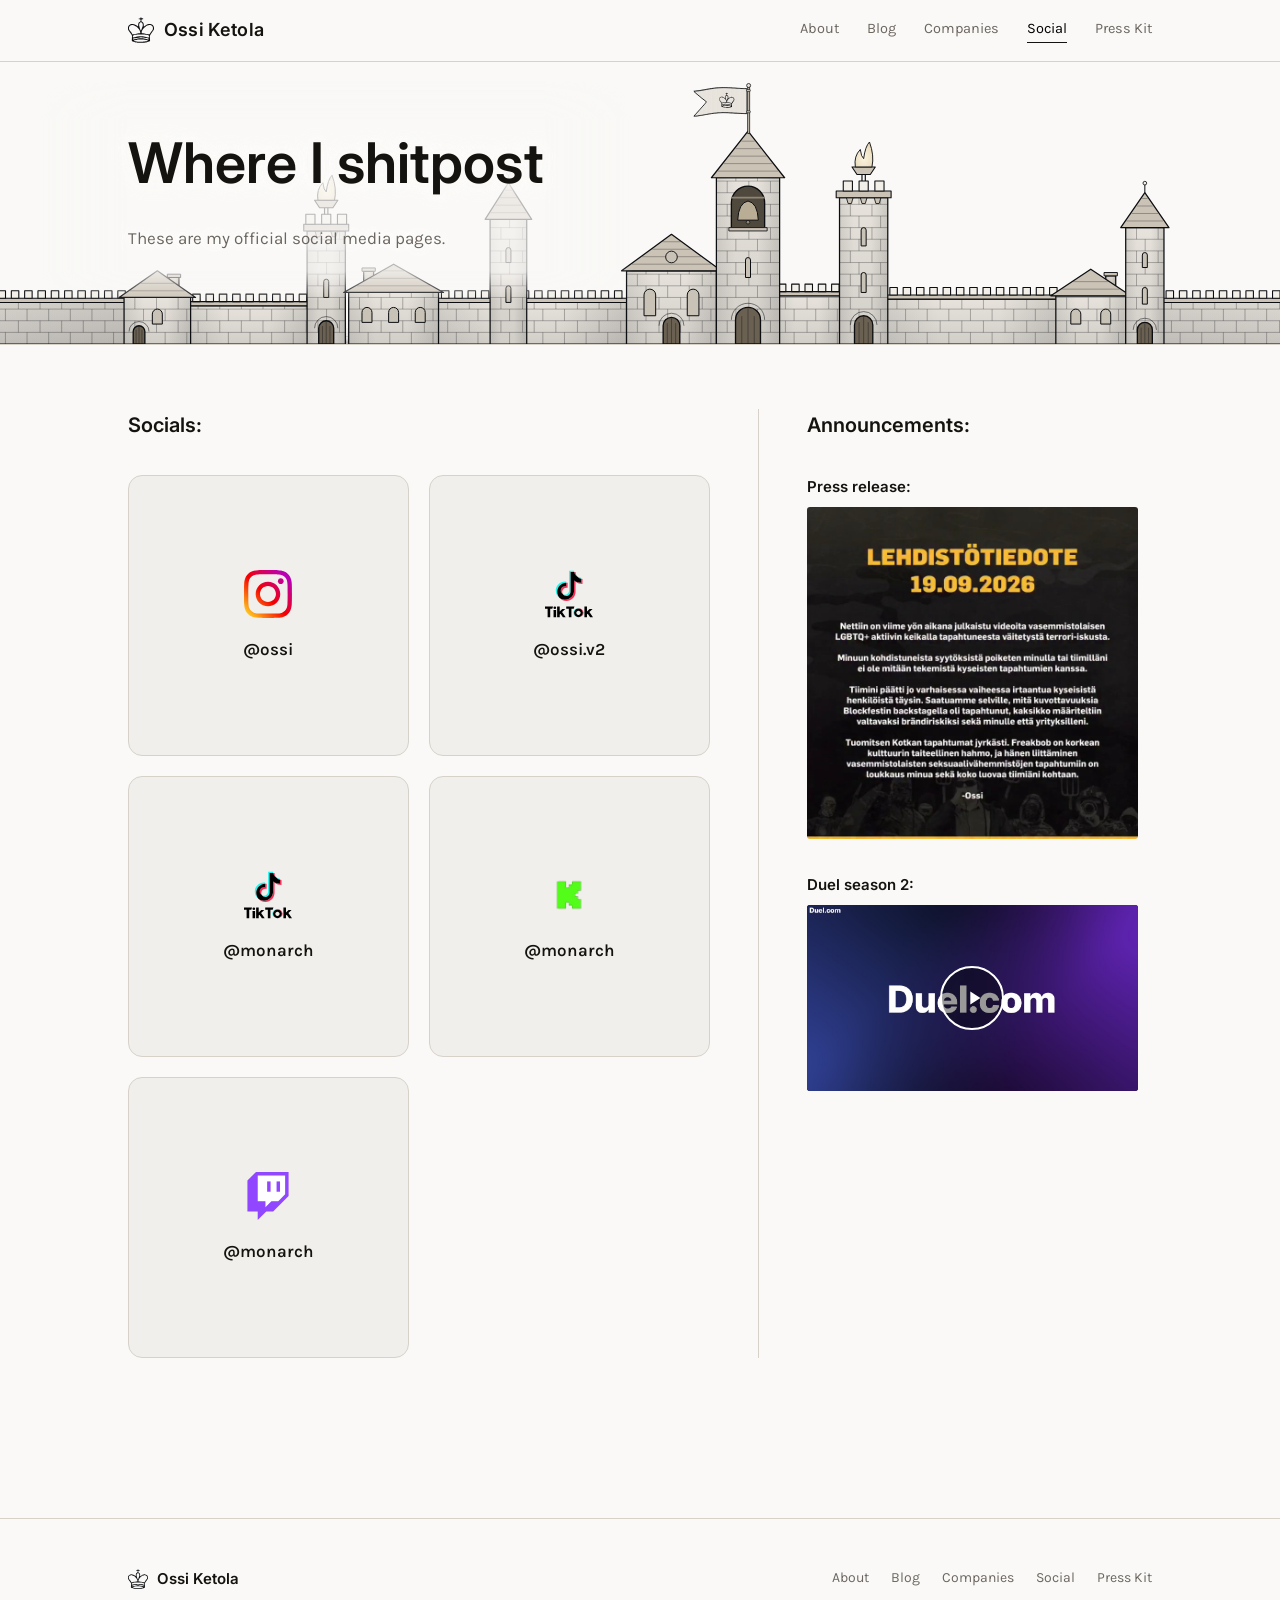
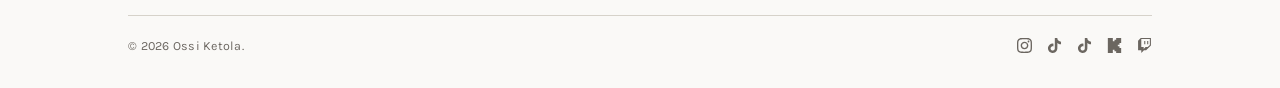
<file: social.html>
<!DOCTYPE html>
<html lang="en">
<head>
<meta charset="UTF-8">
<meta name="viewport" content="width=device-width, initial-scale=1.0">
<title>Social — Ossi Ketola</title>
<meta name="description" content="Where to actually find Ossi Ketola online, with honest status on each account.">
<meta property="og:type" content="website">
<meta property="og:url" content="https://olsujofa.github.io/ossi-ketola-website/social.html">
<meta property="og:title" content="Social — Ossi Ketola">
<meta property="og:description" content="Where to actually find Ossi Ketola online, with honest status on each account.">
<meta property="og:image" content="https://olsujofa.github.io/ossi-ketola-website/assets/og-card.png">
<meta name="twitter:card" content="summary_large_image">
<meta name="twitter:title" content="Social — Ossi Ketola">
<meta name="twitter:description" content="Where to actually find Ossi Ketola online, with honest status on each account.">
<meta name="twitter:image" content="https://olsujofa.github.io/ossi-ketola-website/assets/og-card.png">
<link rel="icon" type="image/svg+xml" href="favicon.svg">
<link rel="preconnect" href="https://fonts.googleapis.com">
<link rel="preconnect" href="https://fonts.gstatic.com" crossorigin>
<link href="https://fonts.googleapis.com/css2?family=Inter:ital,wght@0,500;0,600;1,500&amp;family=Karla:wght@400;500;700&amp;display=swap" rel="stylesheet">
<link rel="stylesheet" href="styles.css">
<!-- page slides: opt in to cross-page transitions (main pages only) -->
<style>@view-transition{navigation:auto}</style>
<script src="slides.js"></script>
<script src="to-top.js" defer></script>
</head>
<body>

<header class="site-header">
  <div class="wrap">
    <a class="brand" href="index.html">
      <svg viewBox="0 0 56.88 55.63" width="26" height="26">
        <path fill="#0b0d10" fill-rule="evenodd" d="M27.99 0C27.99 0 29.12 0.25 29.12 0.25C29.12 0.25 29.74 2.38 29.74 2.38C29.74 2.38 32.16 2.5 32.74 2.63C33.33 2.75 33.18 2.83 33.24 3.13C33.31 3.42 33.12 4.38 33.12 4.38C33.12 4.38 30.85 4.5 30.24 4.63C29.64 4.75 29.64 4.52 29.49 5.13C29.35 5.73 29.31 7.58 29.37 8.25C29.43 8.92 29.39 8.73 29.87 9.13C30.35 9.52 31.52 9.83 32.24 10.63C32.97 11.42 33.87 12.29 34.24 13.88C34.62 15.46 34.49 20.13 34.49 20.13C34.49 20.13 34.22 20.69 35.37 20C36.52 19.31 39.74 16.85 41.37 16C43 15.15 43.89 15.08 45.12 14.88C46.35 14.67 47.41 14.5 48.75 14.75C50.08 15 52.04 15.75 53.12 16.38C54.2 17 54.68 17.71 55.25 18.5C55.81 19.29 56.22 20.21 56.5 21.13C56.77 22.04 56.93 22.9 56.87 24C56.81 25.1 57.52 25.23 56.12 27.75C54.72 30.27 49.85 36.25 48.5 39.13C47.14 42 48.04 42.94 48 45C47.95 47.06 48.39 50.23 48.25 51.5C48.1 52.77 48.31 52.08 47.12 52.63C45.93 53.17 43.06 54.25 41.12 54.75C39.18 55.25 38.85 55.48 35.49 55.63C32.14 55.77 24.31 55.77 20.99 55.63C17.68 55.48 17.58 55.27 15.62 54.75C13.66 54.23 10.45 53.08 9.24 52.5C8.04 51.92 8.47 52.71 8.37 51.25C8.27 49.79 8.66 45.81 8.62 43.75C8.58 41.69 9.35 41.33 8.12 38.88C6.89 36.42 2.58 31.1 1.24 29C-0.09 26.9 0.33 27.42 0.12 26.25C-0.09 25.08 -0.21 23.27 -0.01 22C0.2 20.73 0.72 19.6 1.37 18.63C2.02 17.65 2.89 16.75 3.87 16.13C4.85 15.5 6.08 15.1 7.24 14.88C8.41 14.65 9.58 14.58 10.87 14.75C12.16 14.92 13.12 14.98 15 15.88C16.87 16.77 22.12 20.13 22.12 20.13C22.12 20.13 22.27 15.04 22.62 13.5C22.97 11.96 23.62 11.54 24.24 10.88C24.87 10.21 25.83 10.02 26.37 9.5C26.91 8.98 27.33 8.48 27.49 7.75C27.66 7.02 27.49 5.65 27.37 5.13C27.24 4.6 27.37 4.75 26.74 4.63C26.12 4.5 23.62 4.38 23.62 4.38C23.62 4.38 23.43 3.42 23.49 3.13C23.56 2.83 23.43 2.73 23.99 2.63C24.56 2.52 26.87 2.5 26.87 2.5C26.87 2.5 27.99 0 27.99 0ZM46.5 16.88C45.39 17.06 43.52 17.6 42.25 18.13C40.97 18.65 40.35 18.83 38.87 20C37.39 21.17 34.77 23.42 33.37 25.13C31.97 26.83 31.08 28.88 30.49 30.25C29.91 31.63 29.89 32.56 29.87 33.38C29.85 34.19 30.37 35.13 30.37 35.13C30.37 35.13 35.37 35.5 37.87 35.88C40.37 36.25 43.91 37.13 45.37 37.38C46.83 37.63 46.29 37.48 46.62 37.38C46.95 37.27 46.89 37.46 47.37 36.75C47.85 36.04 48.5 34.56 49.5 33.13C50.5 31.69 52.56 29.38 53.37 28.13C54.18 26.88 54.18 26.46 54.37 25.63C54.56 24.79 54.56 23.92 54.5 23.13C54.43 22.33 54.39 21.65 54 20.88C53.6 20.1 52.97 19.15 52.12 18.5C51.27 17.85 49.81 17.27 48.87 17C47.93 16.73 47.6 16.69 46.5 16.88ZM8.37 16.88C7.58 17.04 6.31 17.44 5.49 17.88C4.68 18.31 4.02 18.83 3.49 19.5C2.97 20.17 2.58 20.96 2.37 21.88C2.16 22.79 2.06 23.92 2.24 25C2.43 26.08 2.68 27.04 3.49 28.38C4.31 29.71 6.12 31.56 7.12 33C8.12 34.44 8.79 36.27 9.49 37C10.2 37.73 9.83 37.56 11.37 37.38C12.91 37.19 16.24 36.25 18.74 35.88C21.24 35.5 26.37 35.13 26.37 35.13C26.37 35.13 26.89 34.42 26.87 33.63C26.85 32.83 26.7 31.6 26.24 30.38C25.79 29.15 24.89 27.44 24.12 26.25C23.35 25.06 22.64 24.27 21.62 23.25C20.6 22.23 19.14 20.96 17.99 20.13C16.85 19.29 16.04 18.79 14.75 18.25C13.45 17.71 11.31 17.1 10.25 16.88C9.18 16.65 9.16 16.71 8.37 16.88ZM26.62 37.63C23.99 37.63 22.97 37.54 20.49 37.88C18.02 38.21 13.37 39.1 11.75 39.63C10.12 40.15 10.89 40.42 10.75 41C10.6 41.58 10.75 42.6 10.87 43.13C11 43.65 11.5 44.13 11.5 44.13C11.5 44.13 14.06 43.27 16.37 42.88C18.68 42.48 21.91 41.83 25.37 41.75C28.83 41.67 33.93 41.98 37.12 42.38C40.31 42.77 43.06 43.94 44.5 44.13C45.93 44.31 45.75 43.5 45.75 43.5C45.75 43.5 46 41.02 45.87 40.38C45.75 39.73 46.6 40.04 45 39.63C43.39 39.21 39.31 38.21 36.24 37.88C33.18 37.54 29.24 37.63 26.62 37.63ZM25.24 48.38C22.52 48.38 21.99 48.52 20.12 48.88C18.24 49.23 15.12 50.15 14 50.5C12.87 50.85 13.37 51 13.37 51C13.37 51 13.14 51.35 13.62 51.63C14.1 51.9 14.89 52.35 16.24 52.63C17.6 52.9 19.08 53.13 21.74 53.25C24.41 53.38 29.12 53.48 32.24 53.38C35.37 53.27 38.64 52.96 40.49 52.63C42.35 52.29 43.37 51.38 43.37 51.38C43.37 51.38 43.77 50.92 42.62 50.5C41.47 50.08 39.39 49.23 36.49 48.88C33.6 48.52 27.97 48.38 25.24 48.38ZM27.74 11.13C26.95 11.29 25.99 12.35 25.49 12.88C24.99 13.4 24.89 13.21 24.74 14.25C24.6 15.29 24.14 16.77 24.62 19.13C25.1 21.48 26.95 26.77 27.62 28.38C28.29 29.98 28.62 28.75 28.62 28.75C28.62 28.75 31.41 21.69 31.99 19.38C32.58 17.06 32.41 16.13 32.12 14.88C31.83 13.63 30.97 12.5 30.24 11.88C29.52 11.25 28.54 10.96 27.74 11.13ZM25.62 44C22.62 44.33 15.54 45.46 13.12 46C10.7 46.54 11.47 46.88 11.12 47.25C10.77 47.63 10.91 48 11 48.25C11.08 48.5 9.33 49.13 11.62 48.75C13.91 48.38 21.31 46.46 24.74 46C28.18 45.54 29.37 45.69 32.24 46C35.12 46.31 39.97 47.42 42 47.88C44.02 48.33 43.75 48.69 44.37 48.75C45 48.81 45.75 48.25 45.75 48.25C45.75 48.25 46.04 47.35 45.25 46.88C44.45 46.4 43.35 45.85 41 45.38C38.64 44.9 33.68 44.23 31.12 44C28.56 43.77 28.62 43.67 25.62 44Z"/>
      </svg>
      <span class="wordmark">Ossi Ketola</span>
    </a>
    <nav class="site-nav">
      <a href="index.html">About</a>
      <a href="blog/index.html">Blog</a>
      <div class="nav-dropdown">
        <a href="companies/index.html">Companies</a>
        <div class="nav-dropdown-menu">
          <a href="companies/duel.html">Duel.com</a>
          <a href="companies/csgoempire.html">CSGOEmpire</a>
          <a href="companies/castle.html">The Castle</a>
        </div>
      </div>
      <a href="social.html" aria-current="page">Social</a>
      <a href="press.html">Press Kit</a>
    </nav>
  </div>
</header>

<section class="page-head has-scene">
  <!-- scene:start -->
  <div class="page-scene" aria-hidden="true"><div class="page-scene-core">
    <img src="assets/graphics/scene-social.svg" alt="">
    <svg class="crown-flag" viewBox="-70 0 76 62" style="left:53.750%;bottom:79.062%;width:4.750%" aria-hidden="true" focusable="false"><defs><path id="sf-crown" fill="#0b0d10" fill-rule="evenodd" d="M27.99 0C27.99 0 29.12 0.25 29.12 0.25C29.12 0.25 29.74 2.38 29.74 2.38C29.74 2.38 32.16 2.5 32.74 2.63C33.33 2.75 33.18 2.83 33.24 3.13C33.31 3.42 33.12 4.38 33.12 4.38C33.12 4.38 30.85 4.5 30.24 4.63C29.64 4.75 29.64 4.52 29.49 5.13C29.35 5.73 29.31 7.58 29.37 8.25C29.43 8.92 29.39 8.73 29.87 9.13C30.35 9.52 31.52 9.83 32.24 10.63C32.97 11.42 33.87 12.29 34.24 13.88C34.62 15.46 34.49 20.13 34.49 20.13C34.49 20.13 34.22 20.69 35.37 20C36.52 19.31 39.74 16.85 41.37 16C43 15.15 43.89 15.08 45.12 14.88C46.35 14.67 47.41 14.5 48.75 14.75C50.08 15 52.04 15.75 53.12 16.38C54.2 17 54.68 17.71 55.25 18.5C55.81 19.29 56.22 20.21 56.5 21.13C56.77 22.04 56.93 22.9 56.87 24C56.81 25.1 57.52 25.23 56.12 27.75C54.72 30.27 49.85 36.25 48.5 39.13C47.14 42 48.04 42.94 48 45C47.95 47.06 48.39 50.23 48.25 51.5C48.1 52.77 48.31 52.08 47.12 52.63C45.93 53.17 43.06 54.25 41.12 54.75C39.18 55.25 38.85 55.48 35.49 55.63C32.14 55.77 24.31 55.77 20.99 55.63C17.68 55.48 17.58 55.27 15.62 54.75C13.66 54.23 10.45 53.08 9.24 52.5C8.04 51.92 8.47 52.71 8.37 51.25C8.27 49.79 8.66 45.81 8.62 43.75C8.58 41.69 9.35 41.33 8.12 38.88C6.89 36.42 2.58 31.1 1.24 29C-0.09 26.9 0.33 27.42 0.12 26.25C-0.09 25.08 -0.21 23.27 -0.01 22C0.2 20.73 0.72 19.6 1.37 18.63C2.02 17.65 2.89 16.75 3.87 16.13C4.85 15.5 6.08 15.1 7.24 14.88C8.41 14.65 9.58 14.58 10.87 14.75C12.16 14.92 13.12 14.98 15 15.88C16.87 16.77 22.12 20.13 22.12 20.13C22.12 20.13 22.27 15.04 22.62 13.5C22.97 11.96 23.62 11.54 24.24 10.88C24.87 10.21 25.83 10.02 26.37 9.5C26.91 8.98 27.33 8.48 27.49 7.75C27.66 7.02 27.49 5.65 27.37 5.13C27.24 4.6 27.37 4.75 26.74 4.63C26.12 4.5 23.62 4.38 23.62 4.38C23.62 4.38 23.43 3.42 23.49 3.13C23.56 2.83 23.43 2.73 23.99 2.63C24.56 2.52 26.87 2.5 26.87 2.5C26.87 2.5 27.99 0 27.99 0ZM46.5 16.88C45.39 17.06 43.52 17.6 42.25 18.13C40.97 18.65 40.35 18.83 38.87 20C37.39 21.17 34.77 23.42 33.37 25.13C31.97 26.83 31.08 28.88 30.49 30.25C29.91 31.63 29.89 32.56 29.87 33.38C29.85 34.19 30.37 35.13 30.37 35.13C30.37 35.13 35.37 35.5 37.87 35.88C40.37 36.25 43.91 37.13 45.37 37.38C46.83 37.63 46.29 37.48 46.62 37.38C46.95 37.27 46.89 37.46 47.37 36.75C47.85 36.04 48.5 34.56 49.5 33.13C50.5 31.69 52.56 29.38 53.37 28.13C54.18 26.88 54.18 26.46 54.37 25.63C54.56 24.79 54.56 23.92 54.5 23.13C54.43 22.33 54.39 21.65 54 20.88C53.6 20.1 52.97 19.15 52.12 18.5C51.27 17.85 49.81 17.27 48.87 17C47.93 16.73 47.6 16.69 46.5 16.88ZM8.37 16.88C7.58 17.04 6.31 17.44 5.49 17.88C4.68 18.31 4.02 18.83 3.49 19.5C2.97 20.17 2.58 20.96 2.37 21.88C2.16 22.79 2.06 23.92 2.24 25C2.43 26.08 2.68 27.04 3.49 28.38C4.31 29.71 6.12 31.56 7.12 33C8.12 34.44 8.79 36.27 9.49 37C10.2 37.73 9.83 37.56 11.37 37.38C12.91 37.19 16.24 36.25 18.74 35.88C21.24 35.5 26.37 35.13 26.37 35.13C26.37 35.13 26.89 34.42 26.87 33.63C26.85 32.83 26.7 31.6 26.24 30.38C25.79 29.15 24.89 27.44 24.12 26.25C23.35 25.06 22.64 24.27 21.62 23.25C20.6 22.23 19.14 20.96 17.99 20.13C16.85 19.29 16.04 18.79 14.75 18.25C13.45 17.71 11.31 17.1 10.25 16.88C9.18 16.65 9.16 16.71 8.37 16.88ZM26.62 37.63C23.99 37.63 22.97 37.54 20.49 37.88C18.02 38.21 13.37 39.1 11.75 39.63C10.12 40.15 10.89 40.42 10.75 41C10.6 41.58 10.75 42.6 10.87 43.13C11 43.65 11.5 44.13 11.5 44.13C11.5 44.13 14.06 43.27 16.37 42.88C18.68 42.48 21.91 41.83 25.37 41.75C28.83 41.67 33.93 41.98 37.12 42.38C40.31 42.77 43.06 43.94 44.5 44.13C45.93 44.31 45.75 43.5 45.75 43.5C45.75 43.5 46 41.02 45.87 40.38C45.75 39.73 46.6 40.04 45 39.63C43.39 39.21 39.31 38.21 36.24 37.88C33.18 37.54 29.24 37.63 26.62 37.63ZM25.24 48.38C22.52 48.38 21.99 48.52 20.12 48.88C18.24 49.23 15.12 50.15 14 50.5C12.87 50.85 13.37 51 13.37 51C13.37 51 13.14 51.35 13.62 51.63C14.1 51.9 14.89 52.35 16.24 52.63C17.6 52.9 19.08 53.13 21.74 53.25C24.41 53.38 29.12 53.48 32.24 53.38C35.37 53.27 38.64 52.96 40.49 52.63C42.35 52.29 43.37 51.38 43.37 51.38C43.37 51.38 43.77 50.92 42.62 50.5C41.47 50.08 39.39 49.23 36.49 48.88C33.6 48.52 27.97 48.38 25.24 48.38ZM27.74 11.13C26.95 11.29 25.99 12.35 25.49 12.88C24.99 13.4 24.89 13.21 24.74 14.25C24.6 15.29 24.14 16.77 24.62 19.13C25.1 21.48 26.95 26.77 27.62 28.38C28.29 29.98 28.62 28.75 28.62 28.75C28.62 28.75 31.41 21.69 31.99 19.38C32.58 17.06 32.41 16.13 32.12 14.88C31.83 13.63 30.97 12.5 30.24 11.88C29.52 11.25 28.54 10.96 27.74 11.13ZM25.62 44C22.62 44.33 15.54 45.46 13.12 46C10.7 46.54 11.47 46.88 11.12 47.25C10.77 47.63 10.91 48 11 48.25C11.08 48.5 9.33 49.13 11.62 48.75C13.91 48.38 21.31 46.46 24.74 46C28.18 45.54 29.37 45.69 32.24 46C35.12 46.31 39.97 47.42 42 47.88C44.02 48.33 43.75 48.69 44.37 48.75C45 48.81 45.75 48.25 45.75 48.25C45.75 48.25 46.04 47.35 45.25 46.88C44.45 46.4 43.35 45.85 41 45.38C38.64 44.9 33.68 44.23 31.12 44C28.56 43.77 28.62 43.67 25.62 44Z"/><path id="sf-cloth" d="M2 8H66L50.6 23L66 38H2Z" fill="#e7e3dc" stroke="#0b0d10" stroke-width="1" stroke-linejoin="round"/><use id="sf-emblem" href="#sf-crown" transform="translate(35.46 14.06) scale(-0.3214 0.3214)"/><clipPath id="sf-shape"><path d="M2 8H66L50.6 23L66 38H2Z"/></clipPath><clipPath id="sf-s0"><rect x="1.70" y="0" width="2.12" height="62"/></clipPath><clipPath id="sf-s1"><rect x="3.22" y="0" width="2.12" height="62"/></clipPath><clipPath id="sf-s2"><rect x="4.75" y="0" width="2.12" height="62"/></clipPath><clipPath id="sf-s3"><rect x="6.27" y="0" width="2.12" height="62"/></clipPath><clipPath id="sf-s4"><rect x="7.80" y="0" width="2.12" height="62"/></clipPath><clipPath id="sf-s5"><rect x="9.32" y="0" width="2.12" height="62"/></clipPath><clipPath id="sf-s6"><rect x="10.84" y="0" width="2.12" height="62"/></clipPath><clipPath id="sf-s7"><rect x="12.37" y="0" width="2.12" height="62"/></clipPath><clipPath id="sf-s8"><rect x="13.89" y="0" width="2.12" height="62"/></clipPath><clipPath id="sf-s9"><rect x="15.41" y="0" width="2.12" height="62"/></clipPath><clipPath id="sf-s10"><rect x="16.94" y="0" width="2.12" height="62"/></clipPath><clipPath id="sf-s11"><rect x="18.46" y="0" width="2.12" height="62"/></clipPath><clipPath id="sf-s12"><rect x="19.99" y="0" width="2.12" height="62"/></clipPath><clipPath id="sf-s13"><rect x="21.51" y="0" width="2.12" height="62"/></clipPath><clipPath id="sf-s14"><rect x="23.03" y="0" width="2.12" height="62"/></clipPath><clipPath id="sf-s15"><rect x="24.56" y="0" width="2.12" height="62"/></clipPath><clipPath id="sf-s16"><rect x="26.08" y="0" width="2.12" height="62"/></clipPath><clipPath id="sf-s17"><rect x="27.60" y="0" width="2.12" height="62"/></clipPath><clipPath id="sf-s18"><rect x="29.13" y="0" width="2.12" height="62"/></clipPath><clipPath id="sf-s19"><rect x="30.65" y="0" width="2.12" height="62"/></clipPath><clipPath id="sf-s20"><rect x="32.18" y="0" width="2.12" height="62"/></clipPath><clipPath id="sf-s21"><rect x="33.70" y="0" width="2.12" height="62"/></clipPath><clipPath id="sf-s22"><rect x="35.22" y="0" width="2.12" height="62"/></clipPath><clipPath id="sf-s23"><rect x="36.75" y="0" width="2.12" height="62"/></clipPath><clipPath id="sf-s24"><rect x="38.27" y="0" width="2.12" height="62"/></clipPath><clipPath id="sf-s25"><rect x="39.80" y="0" width="2.12" height="62"/></clipPath><clipPath id="sf-s26"><rect x="41.32" y="0" width="2.12" height="62"/></clipPath><clipPath id="sf-s27"><rect x="42.84" y="0" width="2.12" height="62"/></clipPath><clipPath id="sf-s28"><rect x="44.37" y="0" width="2.12" height="62"/></clipPath><clipPath id="sf-s29"><rect x="45.89" y="0" width="2.12" height="62"/></clipPath><clipPath id="sf-s30"><rect x="47.41" y="0" width="2.12" height="62"/></clipPath><clipPath id="sf-s31"><rect x="48.94" y="0" width="2.12" height="62"/></clipPath><clipPath id="sf-s32"><rect x="50.46" y="0" width="2.12" height="62"/></clipPath><clipPath id="sf-s33"><rect x="51.99" y="0" width="2.12" height="62"/></clipPath><clipPath id="sf-s34"><rect x="53.51" y="0" width="2.12" height="62"/></clipPath><clipPath id="sf-s35"><rect x="55.03" y="0" width="2.12" height="62"/></clipPath><clipPath id="sf-s36"><rect x="56.56" y="0" width="2.12" height="62"/></clipPath><clipPath id="sf-s37"><rect x="58.08" y="0" width="2.12" height="62"/></clipPath><clipPath id="sf-s38"><rect x="59.60" y="0" width="2.12" height="62"/></clipPath><clipPath id="sf-s39"><rect x="61.13" y="0" width="2.12" height="62"/></clipPath><clipPath id="sf-s40"><rect x="62.65" y="0" width="2.12" height="62"/></clipPath><clipPath id="sf-s41"><rect x="64.18" y="0" width="2.12" height="62"/></clipPath></defs><path d="M-1.2 6H1.2V62H-1.2Z" fill="#c9c2b6" stroke="#0b0d10" stroke-width=".9"/><circle cx="0" cy="4.2" r="2.4" fill="#e7e3dc" stroke="#0b0d10" stroke-width=".9"/><g transform="scale(-1 1)"><g class="flag-cloth"><g class="flag-strip" style="--i:0;--amp:0.22;--k:0.07;transform:translateY(-0.00px)" clip-path="url(#sf-s0)"><use href="#sf-cloth"/><rect class="flag-shade" clip-path="url(#sf-shape)" x="1.70" y="6" width="2.12" height="34" fill="#0b0d10"/></g><g class="flag-strip" style="--i:1;--amp:0.26;--k:0.08;transform:translateY(-0.03px)" clip-path="url(#sf-s1)"><use href="#sf-cloth"/><rect class="flag-shade" clip-path="url(#sf-shape)" x="3.22" y="6" width="2.12" height="34" fill="#0b0d10"/></g><g class="flag-strip" style="--i:2;--amp:0.31;--k:0.10;transform:translateY(-0.07px)" clip-path="url(#sf-s2)"><use href="#sf-cloth"/><rect class="flag-shade" clip-path="url(#sf-shape)" x="4.75" y="6" width="2.12" height="34" fill="#0b0d10"/></g><g class="flag-strip" style="--i:3;--amp:0.36;--k:0.12;transform:translateY(-0.12px)" clip-path="url(#sf-s3)"><use href="#sf-cloth"/><rect class="flag-shade" clip-path="url(#sf-shape)" x="6.27" y="6" width="2.12" height="34" fill="#0b0d10"/></g><g class="flag-strip" style="--i:4;--amp:0.42;--k:0.14;transform:translateY(-0.18px)" clip-path="url(#sf-s4)"><use href="#sf-cloth"/><rect class="flag-shade" clip-path="url(#sf-shape)" x="7.80" y="6" width="2.12" height="34" fill="#0b0d10"/></g><g class="flag-strip" style="--i:5;--amp:0.48;--k:0.15;transform:translateY(-0.25px)" clip-path="url(#sf-s5)"><use href="#sf-cloth"/><rect class="flag-shade" clip-path="url(#sf-shape)" x="9.32" y="6" width="2.12" height="34" fill="#0b0d10"/></g><g class="flag-strip" style="--i:6;--amp:0.54;--k:0.17;transform:translateY(-0.34px)" clip-path="url(#sf-s6)"><use href="#sf-cloth"/><rect class="flag-shade" clip-path="url(#sf-shape)" x="10.84" y="6" width="2.12" height="34" fill="#0b0d10"/></g><g class="flag-strip" style="--i:7;--amp:0.60;--k:0.19;transform:translateY(-0.42px)" clip-path="url(#sf-s7)"><use href="#sf-cloth"/><rect class="flag-shade" clip-path="url(#sf-shape)" x="12.37" y="6" width="2.12" height="34" fill="#0b0d10"/></g><g class="flag-strip" style="--i:8;--amp:0.66;--k:0.21;transform:translateY(-0.52px)" clip-path="url(#sf-s8)"><use href="#sf-cloth"/><rect class="flag-shade" clip-path="url(#sf-shape)" x="13.89" y="6" width="2.12" height="34" fill="#0b0d10"/></g><g class="flag-strip" style="--i:9;--amp:0.72;--k:0.23;transform:translateY(-0.61px)" clip-path="url(#sf-s9)"><use href="#sf-cloth"/><use href="#sf-emblem"/><rect class="flag-shade" clip-path="url(#sf-shape)" x="15.41" y="6" width="2.12" height="34" fill="#0b0d10"/></g><g class="flag-strip" style="--i:10;--amp:0.79;--k:0.25;transform:translateY(-0.71px)" clip-path="url(#sf-s10)"><use href="#sf-cloth"/><use href="#sf-emblem"/><rect class="flag-shade" clip-path="url(#sf-shape)" x="16.94" y="6" width="2.12" height="34" fill="#0b0d10"/></g><g class="flag-strip" style="--i:11;--amp:0.85;--k:0.28;transform:translateY(-0.81px)" clip-path="url(#sf-s11)"><use href="#sf-cloth"/><use href="#sf-emblem"/><rect class="flag-shade" clip-path="url(#sf-shape)" x="18.46" y="6" width="2.12" height="34" fill="#0b0d10"/></g><g class="flag-strip" style="--i:12;--amp:0.92;--k:0.30;transform:translateY(-0.90px)" clip-path="url(#sf-s12)"><use href="#sf-cloth"/><use href="#sf-emblem"/><rect class="flag-shade" clip-path="url(#sf-shape)" x="19.99" y="6" width="2.12" height="34" fill="#0b0d10"/></g><g class="flag-strip" style="--i:13;--amp:0.99;--k:0.32;transform:translateY(-0.98px)" clip-path="url(#sf-s13)"><use href="#sf-cloth"/><use href="#sf-emblem"/><rect class="flag-shade" clip-path="url(#sf-shape)" x="21.51" y="6" width="2.12" height="34" fill="#0b0d10"/></g><g class="flag-strip" style="--i:14;--amp:1.05;--k:0.34;transform:translateY(-1.05px)" clip-path="url(#sf-s14)"><use href="#sf-cloth"/><use href="#sf-emblem"/><rect class="flag-shade" clip-path="url(#sf-shape)" x="23.03" y="6" width="2.12" height="34" fill="#0b0d10"/></g><g class="flag-strip" style="--i:15;--amp:1.12;--k:0.36;transform:translateY(-1.12px)" clip-path="url(#sf-s15)"><use href="#sf-cloth"/><use href="#sf-emblem"/><rect class="flag-shade" clip-path="url(#sf-shape)" x="24.56" y="6" width="2.12" height="34" fill="#0b0d10"/></g><g class="flag-strip" style="--i:16;--amp:1.19;--k:0.39;transform:translateY(-1.16px)" clip-path="url(#sf-s16)"><use href="#sf-cloth"/><use href="#sf-emblem"/><rect class="flag-shade" clip-path="url(#sf-shape)" x="26.08" y="6" width="2.12" height="34" fill="#0b0d10"/></g><g class="flag-strip" style="--i:17;--amp:1.26;--k:0.41;transform:translateY(-1.19px)" clip-path="url(#sf-s17)"><use href="#sf-cloth"/><use href="#sf-emblem"/><rect class="flag-shade" clip-path="url(#sf-shape)" x="27.60" y="6" width="2.12" height="34" fill="#0b0d10"/></g><g class="flag-strip" style="--i:18;--amp:1.33;--k:0.43;transform:translateY(-1.20px)" clip-path="url(#sf-s18)"><use href="#sf-cloth"/><use href="#sf-emblem"/><rect class="flag-shade" clip-path="url(#sf-shape)" x="29.13" y="6" width="2.12" height="34" fill="#0b0d10"/></g><g class="flag-strip" style="--i:19;--amp:1.41;--k:0.45;transform:translateY(-1.18px)" clip-path="url(#sf-s19)"><use href="#sf-cloth"/><use href="#sf-emblem"/><rect class="flag-shade" clip-path="url(#sf-shape)" x="30.65" y="6" width="2.12" height="34" fill="#0b0d10"/></g><g class="flag-strip" style="--i:20;--amp:1.48;--k:0.48;transform:translateY(-1.14px)" clip-path="url(#sf-s20)"><use href="#sf-cloth"/><use href="#sf-emblem"/><rect class="flag-shade" clip-path="url(#sf-shape)" x="32.18" y="6" width="2.12" height="34" fill="#0b0d10"/></g><g class="flag-strip" style="--i:21;--amp:1.55;--k:0.50;transform:translateY(-1.08px)" clip-path="url(#sf-s21)"><use href="#sf-cloth"/><use href="#sf-emblem"/><rect class="flag-shade" clip-path="url(#sf-shape)" x="33.70" y="6" width="2.12" height="34" fill="#0b0d10"/></g><g class="flag-strip" style="--i:22;--amp:1.62;--k:0.53;transform:translateY(-1.00px)" clip-path="url(#sf-s22)"><use href="#sf-cloth"/><rect class="flag-shade" clip-path="url(#sf-shape)" x="35.22" y="6" width="2.12" height="34" fill="#0b0d10"/></g><g class="flag-strip" style="--i:23;--amp:1.70;--k:0.55;transform:translateY(-0.88px)" clip-path="url(#sf-s23)"><use href="#sf-cloth"/><rect class="flag-shade" clip-path="url(#sf-shape)" x="36.75" y="6" width="2.12" height="34" fill="#0b0d10"/></g><g class="flag-strip" style="--i:24;--amp:1.77;--k:0.57;transform:translateY(-0.75px)" clip-path="url(#sf-s24)"><use href="#sf-cloth"/><rect class="flag-shade" clip-path="url(#sf-shape)" x="38.27" y="6" width="2.12" height="34" fill="#0b0d10"/></g><g class="flag-strip" style="--i:25;--amp:1.84;--k:0.60;transform:translateY(-0.58px)" clip-path="url(#sf-s25)"><use href="#sf-cloth"/><rect class="flag-shade" clip-path="url(#sf-shape)" x="39.80" y="6" width="2.12" height="34" fill="#0b0d10"/></g><g class="flag-strip" style="--i:26;--amp:1.92;--k:0.62;transform:translateY(-0.40px)" clip-path="url(#sf-s26)"><use href="#sf-cloth"/><rect class="flag-shade" clip-path="url(#sf-shape)" x="41.32" y="6" width="2.12" height="34" fill="#0b0d10"/></g><g class="flag-strip" style="--i:27;--amp:2.00;--k:0.65;transform:translateY(-0.19px)" clip-path="url(#sf-s27)"><use href="#sf-cloth"/><rect class="flag-shade" clip-path="url(#sf-shape)" x="42.84" y="6" width="2.12" height="34" fill="#0b0d10"/></g><g class="flag-strip" style="--i:28;--amp:2.07;--k:0.67;transform:translateY(0.03px)" clip-path="url(#sf-s28)"><use href="#sf-cloth"/><rect class="flag-shade" clip-path="url(#sf-shape)" x="44.37" y="6" width="2.12" height="34" fill="#0b0d10"/></g><g class="flag-strip" style="--i:29;--amp:2.15;--k:0.69;transform:translateY(0.28px)" clip-path="url(#sf-s29)"><use href="#sf-cloth"/><rect class="flag-shade" clip-path="url(#sf-shape)" x="45.89" y="6" width="2.12" height="34" fill="#0b0d10"/></g><g class="flag-strip" style="--i:30;--amp:2.22;--k:0.72;transform:translateY(0.53px)" clip-path="url(#sf-s30)"><use href="#sf-cloth"/><rect class="flag-shade" clip-path="url(#sf-shape)" x="47.41" y="6" width="2.12" height="34" fill="#0b0d10"/></g><g class="flag-strip" style="--i:31;--amp:2.30;--k:0.74;transform:translateY(0.80px)" clip-path="url(#sf-s31)"><use href="#sf-cloth"/><rect class="flag-shade" clip-path="url(#sf-shape)" x="48.94" y="6" width="2.12" height="34" fill="#0b0d10"/></g><g class="flag-strip" style="--i:32;--amp:2.38;--k:0.77;transform:translateY(1.07px)" clip-path="url(#sf-s32)"><use href="#sf-cloth"/><rect class="flag-shade" clip-path="url(#sf-shape)" x="50.46" y="6" width="2.12" height="34" fill="#0b0d10"/></g><g class="flag-strip" style="--i:33;--amp:2.46;--k:0.79;transform:translateY(1.35px)" clip-path="url(#sf-s33)"><use href="#sf-cloth"/><rect class="flag-shade" clip-path="url(#sf-shape)" x="51.99" y="6" width="2.12" height="34" fill="#0b0d10"/></g><g class="flag-strip" style="--i:34;--amp:2.53;--k:0.82;transform:translateY(1.62px)" clip-path="url(#sf-s34)"><use href="#sf-cloth"/><rect class="flag-shade" clip-path="url(#sf-shape)" x="53.51" y="6" width="2.12" height="34" fill="#0b0d10"/></g><g class="flag-strip" style="--i:35;--amp:2.61;--k:0.85;transform:translateY(1.88px)" clip-path="url(#sf-s35)"><use href="#sf-cloth"/><rect class="flag-shade" clip-path="url(#sf-shape)" x="55.03" y="6" width="2.12" height="34" fill="#0b0d10"/></g><g class="flag-strip" style="--i:36;--amp:2.69;--k:0.87;transform:translateY(2.14px)" clip-path="url(#sf-s36)"><use href="#sf-cloth"/><rect class="flag-shade" clip-path="url(#sf-shape)" x="56.56" y="6" width="2.12" height="34" fill="#0b0d10"/></g><g class="flag-strip" style="--i:37;--amp:2.77;--k:0.90;transform:translateY(2.38px)" clip-path="url(#sf-s37)"><use href="#sf-cloth"/><rect class="flag-shade" clip-path="url(#sf-shape)" x="58.08" y="6" width="2.12" height="34" fill="#0b0d10"/></g><g class="flag-strip" style="--i:38;--amp:2.85;--k:0.92;transform:translateY(2.59px)" clip-path="url(#sf-s38)"><use href="#sf-cloth"/><rect class="flag-shade" clip-path="url(#sf-shape)" x="59.60" y="6" width="2.12" height="34" fill="#0b0d10"/></g><g class="flag-strip" style="--i:39;--amp:2.93;--k:0.95;transform:translateY(2.79px)" clip-path="url(#sf-s39)"><use href="#sf-cloth"/><rect class="flag-shade" clip-path="url(#sf-shape)" x="61.13" y="6" width="2.12" height="34" fill="#0b0d10"/></g><g class="flag-strip" style="--i:40;--amp:3.01;--k:0.97;transform:translateY(2.95px)" clip-path="url(#sf-s40)"><use href="#sf-cloth"/><rect class="flag-shade" clip-path="url(#sf-shape)" x="62.65" y="6" width="2.12" height="34" fill="#0b0d10"/></g><g class="flag-strip" style="--i:41;--amp:3.09;--k:1.00;transform:translateY(3.08px)" clip-path="url(#sf-s41)"><use href="#sf-cloth"/><rect class="flag-shade" clip-path="url(#sf-shape)" x="64.18" y="6" width="2.12" height="34" fill="#0b0d10"/></g></g><g fill="#c9c2b6" stroke="#0b0d10" stroke-width=".7"><rect x="-2" y="9" width="4.5" height="2.4" rx=".8"/><rect x="-2" y="34.6" width="4.5" height="2.4" rx=".8"/></g></g></svg>
  </div></div>
  <!-- scene:end -->
  <div class="wrap">
    <div class="page-head-text">
      <h1>Where I shitpost</h1>
      <p class="lede">These are my official social media pages.</p>
    </div>
  </div>
</section>

<section class="dossier">
  <div class="wrap dossier-grid">
    <div class="copy">
      <p class="section-kicker">Socials:</p>
      <div class="social-list">
        <a class="social-row" href="https://www.instagram.com/ossi/" target="_blank" rel="noopener">
          <span class="social-row-icon"><img src="assets/social/instagram.svg" alt=""></span>
          <span class="social-row-label">@ossi</span>
        </a>
        <a class="social-row" href="https://www.tiktok.com/@ossi.v2" target="_blank" rel="noopener">
          <span class="social-row-icon"><img src="assets/social/tiktok.svg" alt=""></span>
          <span class="social-row-label">@ossi.v2</span>
        </a>
        <a class="social-row" href="https://www.tiktok.com/@monarch" target="_blank" rel="noopener">
          <span class="social-row-icon"><img src="assets/social/tiktok.svg" alt=""></span>
          <span class="social-row-label">@monarch</span>
        </a>
        <a class="social-row" href="https://kick.com/monarch" target="_blank" rel="noopener">
          <span class="social-row-icon"><img src="assets/social/kick.png" alt=""></span>
          <span class="social-row-label">@monarch</span>
        </a>
        <a class="social-row" href="https://www.twitch.tv/monarch" target="_blank" rel="noopener">
          <span class="social-row-icon"><img src="assets/social/twitch.svg" alt=""></span>
          <span class="social-row-label">@monarch</span>
        </a>
      </div>
    </div>
    <div class="divider"></div>
    <div class="facts">
      <p class="section-kicker">Announcements:</p>
      <div class="announce-feed">
        <div class="announce-scroll">
          <p class="video-title">Press release:</p>
          <a class="announce-image" href="https://www.instagram.com/p/DdeIR6Ao-Po/" target="_blank" rel="noopener noreferrer">
            <img src="assets/social/press-release-2026-09-19.jpg" width="720" height="720" loading="lazy"
                 alt="Press release dated 19.09.2026, signed Ossi.">
          </a>
          <p class="video-title">Duel season 2:</p>
          <div class="hero-video-wrap" style="position:relative; max-width:540px; border-radius:3px; overflow:hidden;">
            <video id="socialAnnounceVideo" src="assets/duel/season2-2-info.mp4" poster="assets/duel/season2-2-info-poster.jpg" preload="none" playsinline controlsList="nodownload noremoteplayback" disablePictureInPicture oncontextmenu="return false;" style="width:100%; aspect-ratio:16/9; display:block; background:#000;"></video>
            <button id="socialAnnouncePlay" type="button" aria-label="Play video" style="position:absolute; inset:0; margin:auto; width:64px; height:64px; padding:0; border-radius:50%; background:rgba(0,0,0,.4); border:2px solid #fff; display:flex; align-items:center; justify-content:center; cursor:pointer;">
              <svg width="22" height="22" viewBox="0 0 24 24" fill="#fff" style="margin-left:3px;"><path d="M8 5v14l11-7z"/></svg>
            </button>
          </div>
        </div>
      </div>
      <script>
        (function(){
          var video = document.getElementById('socialAnnounceVideo');
          var btn = document.getElementById('socialAnnouncePlay');
          // Open at 75% rather than full: this plays inline on a page nobody
          // arrived at for a video. Set on the element rather than per play, so
          // it holds however playback starts and still gives way the moment a
          // viewer touches the volume control. iOS ignores scripted volume - it
          // keeps audio on the hardware buttons - so there this is simply a no-op.
          video.volume = 0.75;
          btn.addEventListener('click', function(){
            video.setAttribute('controls', '');
            video.play();
          });
          video.addEventListener('play', function(){ btn.style.display = 'none'; });
          video.addEventListener('ended', function(){ btn.style.display = 'flex'; video.removeAttribute('controls'); });
        })();
      </script>
      <script>
        (function(){
          var feed = document.querySelector('.announce-feed');
          if (!feed) return;
          var box = feed.querySelector('.announce-scroll');
          // Thin the fade out over the last FADE px of travel, so it tracks
          // how much is still below instead of switching off at the bottom.
          var FADE = 56;
          function sync(){
            var left = box.scrollHeight - box.clientHeight - box.scrollTop;
            var f = Math.max(0, Math.min(1, left / FADE));
            feed.style.setProperty('--fade', f.toFixed(3));
          }
          box.addEventListener('scroll', sync, { passive: true });
          window.addEventListener('resize', sync);
          window.addEventListener('load', sync);
          Array.prototype.forEach.call(box.querySelectorAll('img'), function(img){
            img.addEventListener('load', sync);
          });
          if (window.ResizeObserver) { new ResizeObserver(sync).observe(box); }
          sync();
        })();
      </script>
    </div>
  </div>
</section>

<footer class="site-footer">
  <div class="wrap">
    <div class="site-footer-top">
      <a class="footer-brand" href="index.html">
        <svg viewBox="0 0 56.88 55.63" width="20" height="20">
          <path fill="#0b0d10" fill-rule="evenodd" d="M27.99 0C27.99 0 29.12 0.25 29.12 0.25C29.12 0.25 29.74 2.38 29.74 2.38C29.74 2.38 32.16 2.5 32.74 2.63C33.33 2.75 33.18 2.83 33.24 3.13C33.31 3.42 33.12 4.38 33.12 4.38C33.12 4.38 30.85 4.5 30.24 4.63C29.64 4.75 29.64 4.52 29.49 5.13C29.35 5.73 29.31 7.58 29.37 8.25C29.43 8.92 29.39 8.73 29.87 9.13C30.35 9.52 31.52 9.83 32.24 10.63C32.97 11.42 33.87 12.29 34.24 13.88C34.62 15.46 34.49 20.13 34.49 20.13C34.49 20.13 34.22 20.69 35.37 20C36.52 19.31 39.74 16.85 41.37 16C43 15.15 43.89 15.08 45.12 14.88C46.35 14.67 47.41 14.5 48.75 14.75C50.08 15 52.04 15.75 53.12 16.38C54.2 17 54.68 17.71 55.25 18.5C55.81 19.29 56.22 20.21 56.5 21.13C56.77 22.04 56.93 22.9 56.87 24C56.81 25.1 57.52 25.23 56.12 27.75C54.72 30.27 49.85 36.25 48.5 39.13C47.14 42 48.04 42.94 48 45C47.95 47.06 48.39 50.23 48.25 51.5C48.1 52.77 48.31 52.08 47.12 52.63C45.93 53.17 43.06 54.25 41.12 54.75C39.18 55.25 38.85 55.48 35.49 55.63C32.14 55.77 24.31 55.77 20.99 55.63C17.68 55.48 17.58 55.27 15.62 54.75C13.66 54.23 10.45 53.08 9.24 52.5C8.04 51.92 8.47 52.71 8.37 51.25C8.27 49.79 8.66 45.81 8.62 43.75C8.58 41.69 9.35 41.33 8.12 38.88C6.89 36.42 2.58 31.1 1.24 29C-0.09 26.9 0.33 27.42 0.12 26.25C-0.09 25.08 -0.21 23.27 -0.01 22C0.2 20.73 0.72 19.6 1.37 18.63C2.02 17.65 2.89 16.75 3.87 16.13C4.85 15.5 6.08 15.1 7.24 14.88C8.41 14.65 9.58 14.58 10.87 14.75C12.16 14.92 13.12 14.98 15 15.88C16.87 16.77 22.12 20.13 22.12 20.13C22.12 20.13 22.27 15.04 22.62 13.5C22.97 11.96 23.62 11.54 24.24 10.88C24.87 10.21 25.83 10.02 26.37 9.5C26.91 8.98 27.33 8.48 27.49 7.75C27.66 7.02 27.49 5.65 27.37 5.13C27.24 4.6 27.37 4.75 26.74 4.63C26.12 4.5 23.62 4.38 23.62 4.38C23.62 4.38 23.43 3.42 23.49 3.13C23.56 2.83 23.43 2.73 23.99 2.63C24.56 2.52 26.87 2.5 26.87 2.5C26.87 2.5 27.99 0 27.99 0ZM46.5 16.88C45.39 17.06 43.52 17.6 42.25 18.13C40.97 18.65 40.35 18.83 38.87 20C37.39 21.17 34.77 23.42 33.37 25.13C31.97 26.83 31.08 28.88 30.49 30.25C29.91 31.63 29.89 32.56 29.87 33.38C29.85 34.19 30.37 35.13 30.37 35.13C30.37 35.13 35.37 35.5 37.87 35.88C40.37 36.25 43.91 37.13 45.37 37.38C46.83 37.63 46.29 37.48 46.62 37.38C46.95 37.27 46.89 37.46 47.37 36.75C47.85 36.04 48.5 34.56 49.5 33.13C50.5 31.69 52.56 29.38 53.37 28.13C54.18 26.88 54.18 26.46 54.37 25.63C54.56 24.79 54.56 23.92 54.5 23.13C54.43 22.33 54.39 21.65 54 20.88C53.6 20.1 52.97 19.15 52.12 18.5C51.27 17.85 49.81 17.27 48.87 17C47.93 16.73 47.6 16.69 46.5 16.88ZM8.37 16.88C7.58 17.04 6.31 17.44 5.49 17.88C4.68 18.31 4.02 18.83 3.49 19.5C2.97 20.17 2.58 20.96 2.37 21.88C2.16 22.79 2.06 23.92 2.24 25C2.43 26.08 2.68 27.04 3.49 28.38C4.31 29.71 6.12 31.56 7.12 33C8.12 34.44 8.79 36.27 9.49 37C10.2 37.73 9.83 37.56 11.37 37.38C12.91 37.19 16.24 36.25 18.74 35.88C21.24 35.5 26.37 35.13 26.37 35.13C26.37 35.13 26.89 34.42 26.87 33.63C26.85 32.83 26.7 31.6 26.24 30.38C25.79 29.15 24.89 27.44 24.12 26.25C23.35 25.06 22.64 24.27 21.62 23.25C20.6 22.23 19.14 20.96 17.99 20.13C16.85 19.29 16.04 18.79 14.75 18.25C13.45 17.71 11.31 17.1 10.25 16.88C9.18 16.65 9.16 16.71 8.37 16.88ZM26.62 37.63C23.99 37.63 22.97 37.54 20.49 37.88C18.02 38.21 13.37 39.1 11.75 39.63C10.12 40.15 10.89 40.42 10.75 41C10.6 41.58 10.75 42.6 10.87 43.13C11 43.65 11.5 44.13 11.5 44.13C11.5 44.13 14.06 43.27 16.37 42.88C18.68 42.48 21.91 41.83 25.37 41.75C28.83 41.67 33.93 41.98 37.12 42.38C40.31 42.77 43.06 43.94 44.5 44.13C45.93 44.31 45.75 43.5 45.75 43.5C45.75 43.5 46 41.02 45.87 40.38C45.75 39.73 46.6 40.04 45 39.63C43.39 39.21 39.31 38.21 36.24 37.88C33.18 37.54 29.24 37.63 26.62 37.63ZM25.24 48.38C22.52 48.38 21.99 48.52 20.12 48.88C18.24 49.23 15.12 50.15 14 50.5C12.87 50.85 13.37 51 13.37 51C13.37 51 13.14 51.35 13.62 51.63C14.1 51.9 14.89 52.35 16.24 52.63C17.6 52.9 19.08 53.13 21.74 53.25C24.41 53.38 29.12 53.48 32.24 53.38C35.37 53.27 38.64 52.96 40.49 52.63C42.35 52.29 43.37 51.38 43.37 51.38C43.37 51.38 43.77 50.92 42.62 50.5C41.47 50.08 39.39 49.23 36.49 48.88C33.6 48.52 27.97 48.38 25.24 48.38ZM27.74 11.13C26.95 11.29 25.99 12.35 25.49 12.88C24.99 13.4 24.89 13.21 24.74 14.25C24.6 15.29 24.14 16.77 24.62 19.13C25.1 21.48 26.95 26.77 27.62 28.38C28.29 29.98 28.62 28.75 28.62 28.75C28.62 28.75 31.41 21.69 31.99 19.38C32.58 17.06 32.41 16.13 32.12 14.88C31.83 13.63 30.97 12.5 30.24 11.88C29.52 11.25 28.54 10.96 27.74 11.13ZM25.62 44C22.62 44.33 15.54 45.46 13.12 46C10.7 46.54 11.47 46.88 11.12 47.25C10.77 47.63 10.91 48 11 48.25C11.08 48.5 9.33 49.13 11.62 48.75C13.91 48.38 21.31 46.46 24.74 46C28.18 45.54 29.37 45.69 32.24 46C35.12 46.31 39.97 47.42 42 47.88C44.02 48.33 43.75 48.69 44.37 48.75C45 48.81 45.75 48.25 45.75 48.25C45.75 48.25 46.04 47.35 45.25 46.88C44.45 46.4 43.35 45.85 41 45.38C38.64 44.9 33.68 44.23 31.12 44C28.56 43.77 28.62 43.67 25.62 44Z"/>
        </svg>
        <span>Ossi Ketola</span>
      </a>
      <nav class="site-footer-nav">
        <a href="index.html">About</a>
        <a href="blog/index.html">Blog</a>
        <a href="companies/index.html">Companies</a>
        <a href="social.html">Social</a>
        <a href="press.html">Press Kit</a>
      </nav>
    </div>
    <div class="site-footer-bottom">
      <span>&copy; 2026 Ossi Ketola.</span>
      <div class="footer-social">
        <a class="footer-social-link" href="https://www.instagram.com/ossi/" target="_blank" rel="noopener noreferrer" aria-label="Ossi Ketola on Instagram"><svg viewBox="0 0 24 24" width="15" height="15" aria-hidden="true" focusable="false"><path fill="currentColor" d="M7.0301.084c-1.2768.0602-2.1487.264-2.911.5634-.7888.3075-1.4575.72-2.1228 1.3877-.6652.6677-1.075 1.3368-1.3802 2.127-.2954.7638-.4956 1.6365-.552 2.914-.0564 1.2775-.0689 1.6882-.0626 4.947.0062 3.2586.0206 3.6671.0825 4.9473.061 1.2765.264 2.1482.5635 2.9107.308.7889.72 1.4573 1.388 2.1228.6679.6655 1.3365 1.0743 2.1285 1.38.7632.295 1.6361.4961 2.9134.552 1.2773.056 1.6884.069 4.9462.0627 3.2578-.0062 3.668-.0207 4.9478-.0814 1.28-.0607 2.147-.2652 2.9098-.5633.7889-.3086 1.4578-.72 2.1228-1.3881.665-.6682 1.0745-1.3378 1.3795-2.1284.2957-.7632.4966-1.636.552-2.9124.056-1.2809.0692-1.6898.063-4.948-.0063-3.2583-.021-3.6668-.0817-4.9465-.0607-1.2797-.264-2.1487-.5633-2.9117-.3084-.7889-.72-1.4568-1.3876-2.1228C21.2982 1.33 20.628.9208 19.8378.6165 19.074.321 18.2017.1197 16.9244.0645 15.6471.0093 15.236-.005 11.977.0014 8.718.0076 8.31.0215 7.0301.0839m.1402 21.6932c-1.17-.0509-1.8053-.2453-2.2287-.408-.5606-.216-.96-.4771-1.3819-.895-.422-.4178-.6811-.8186-.9-1.378-.1644-.4234-.3624-1.058-.4171-2.228-.0595-1.2645-.072-1.6442-.079-4.848-.007-3.2037.0053-3.583.0607-4.848.05-1.169.2456-1.805.408-2.2282.216-.5613.4762-.96.895-1.3816.4188-.4217.8184-.6814 1.3783-.9003.423-.1651 1.0575-.3614 2.227-.4171 1.2655-.06 1.6447-.072 4.848-.079 3.2033-.007 3.5835.005 4.8495.0608 1.169.0508 1.8053.2445 2.228.408.5608.216.96.4754 1.3816.895.4217.4194.6816.8176.9005 1.3787.1653.4217.3617 1.056.4169 2.2263.0602 1.2655.0739 1.645.0796 4.848.0058 3.203-.0055 3.5834-.061 4.848-.051 1.17-.245 1.8055-.408 2.2294-.216.5604-.4763.96-.8954 1.3814-.419.4215-.8181.6811-1.3783.9-.4224.1649-1.0577.3617-2.2262.4174-1.2656.0595-1.6448.072-4.8493.079-3.2045.007-3.5825-.006-4.848-.0608M16.953 5.5864A1.44 1.44 0 1 0 18.39 4.144a1.44 1.44 0 0 0-1.437 1.4424M5.8385 12.012c.0067 3.4032 2.7706 6.1557 6.173 6.1493 3.4026-.0065 6.157-2.7701 6.1506-6.1733-.0065-3.4032-2.771-6.1565-6.174-6.1498-3.403.0067-6.156 2.771-6.1496 6.1738M8 12.0077a4 4 0 1 1 4.008 3.9921A3.9996 3.9996 0 0 1 8 12.0077"/></svg></a>
        <a class="footer-social-link" href="https://www.tiktok.com/@ossi.v2" target="_blank" rel="noopener noreferrer" aria-label="Ossi Ketola on TikTok (@ossi.v2)"><svg viewBox="0 0 24 24" width="15" height="15" aria-hidden="true" focusable="false"><path fill="currentColor" d="M12.525.02c1.31-.02 2.61-.01 3.91-.02.08 1.53.63 3.09 1.75 4.17 1.12 1.11 2.7 1.62 4.24 1.79v4.03c-1.44-.05-2.89-.35-4.2-.97-.57-.26-1.1-.59-1.62-.93-.01 2.92.01 5.84-.02 8.75-.08 1.4-.54 2.79-1.35 3.94-1.31 1.92-3.58 3.17-5.91 3.21-1.43.08-2.86-.31-4.08-1.03-2.02-1.19-3.44-3.37-3.65-5.71-.02-.5-.03-1-.01-1.49.18-1.9 1.12-3.72 2.58-4.96 1.66-1.44 3.98-2.13 6.15-1.72.02 1.48-.04 2.96-.04 4.44-.99-.32-2.15-.23-3.02.37-.63.41-1.11 1.04-1.36 1.75-.21.51-.15 1.07-.14 1.61.24 1.64 1.82 3.02 3.5 2.87 1.12-.01 2.19-.66 2.77-1.61.19-.33.4-.67.41-1.06.1-1.79.06-3.57.07-5.36.01-4.03-.01-8.05.02-12.07z"/></svg></a>
        <a class="footer-social-link" href="https://www.tiktok.com/@monarch" target="_blank" rel="noopener noreferrer" aria-label="Ossi Ketola on TikTok (@monarch)"><svg viewBox="0 0 24 24" width="15" height="15" aria-hidden="true" focusable="false"><path fill="currentColor" d="M12.525.02c1.31-.02 2.61-.01 3.91-.02.08 1.53.63 3.09 1.75 4.17 1.12 1.11 2.7 1.62 4.24 1.79v4.03c-1.44-.05-2.89-.35-4.2-.97-.57-.26-1.1-.59-1.62-.93-.01 2.92.01 5.84-.02 8.75-.08 1.4-.54 2.79-1.35 3.94-1.31 1.92-3.58 3.17-5.91 3.21-1.43.08-2.86-.31-4.08-1.03-2.02-1.19-3.44-3.37-3.65-5.71-.02-.5-.03-1-.01-1.49.18-1.9 1.12-3.72 2.58-4.96 1.66-1.44 3.98-2.13 6.15-1.72.02 1.48-.04 2.96-.04 4.44-.99-.32-2.15-.23-3.02.37-.63.41-1.11 1.04-1.36 1.75-.21.51-.15 1.07-.14 1.61.24 1.64 1.82 3.02 3.5 2.87 1.12-.01 2.19-.66 2.77-1.61.19-.33.4-.67.41-1.06.1-1.79.06-3.57.07-5.36.01-4.03-.01-8.05.02-12.07z"/></svg></a>
        <a class="footer-social-link" href="https://kick.com/monarch" target="_blank" rel="noopener noreferrer" aria-label="Ossi Ketola on Kick"><svg viewBox="0 0 24 24" width="15" height="15" aria-hidden="true" focusable="false"><path fill="currentColor" d="M1.333 0h8v5.333H12V2.667h2.667V0h8v8H20v2.667h-2.667v2.666H20V16h2.667v8h-8v-2.667H12v-2.666H9.333V24h-8Z"/></svg></a>
        <a class="footer-social-link" href="https://www.twitch.tv/monarch" target="_blank" rel="noopener noreferrer" aria-label="Ossi Ketola on Twitch"><svg viewBox="0 0 24 24" width="15" height="15" aria-hidden="true" focusable="false"><path fill="currentColor" d="M11.571 4.714h1.715v5.143H11.57zm4.715 0H18v5.143h-1.714zM6 0L1.714 4.286v15.428h5.143V24l4.286-4.286h3.428L22.286 12V0zm14.571 11.143l-3.428 3.428h-3.429l-3 3v-3H6.857V1.714h13.714Z"/></svg></a>
      </div>
    </div>
  </div>
</footer>

</body>
</html>
</file>
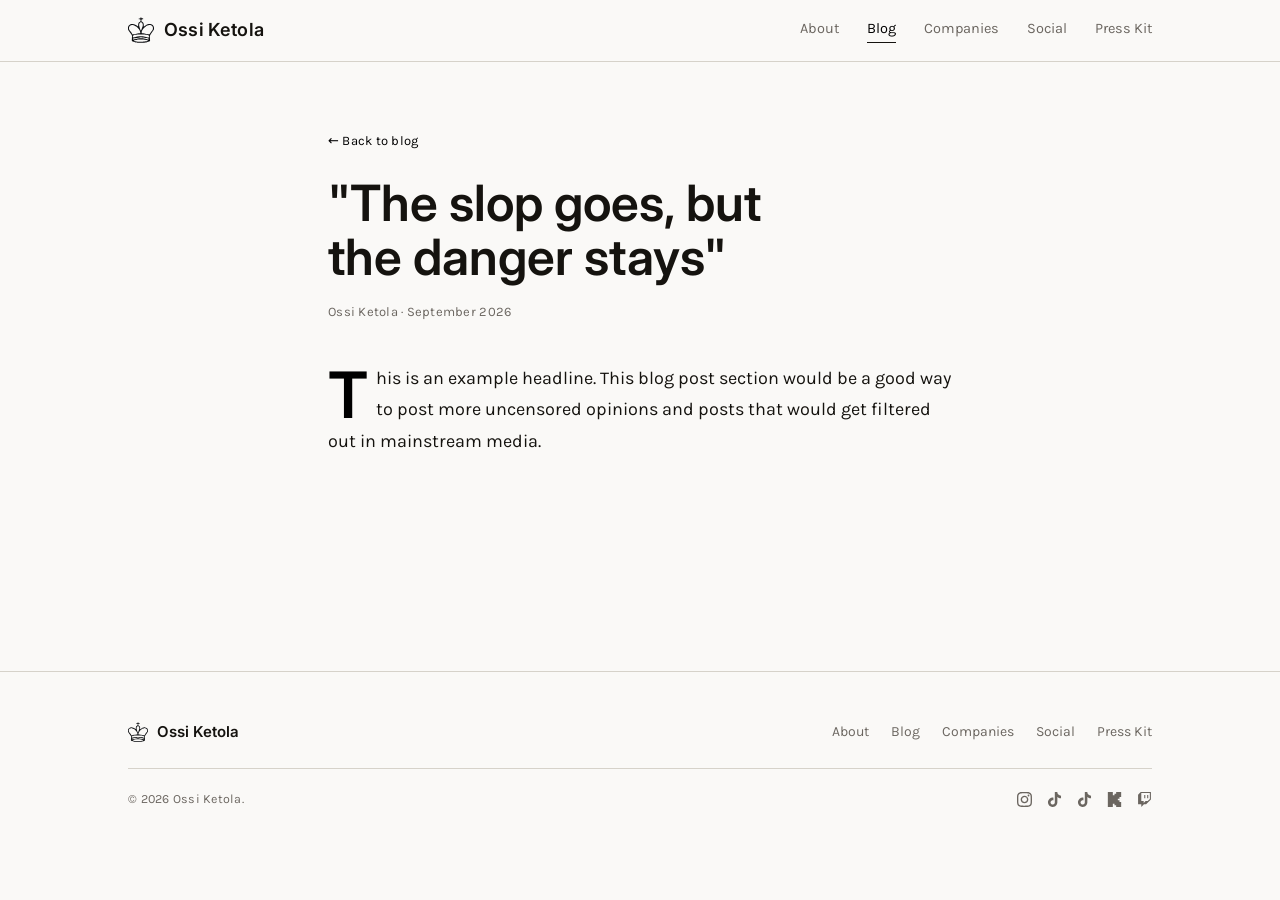
<file: blog/slop-goes-danger-stays.html>
<!DOCTYPE html>
<html lang="en">
<head>
<meta charset="UTF-8">
<meta name="viewport" content="width=device-width, initial-scale=1.0">
<title>"The slop goes, but the danger stays" — Ossi Ketola</title>
<meta name="description" content="This is an example headline. This blog post section would be a good way to post more uncensored opinions and posts that would get filtered out in mainstream media.">
<meta property="og:type" content="article">
<meta property="og:url" content="https://olsujofa.github.io/ossi-ketola-website/blog/slop-goes-danger-stays.html">
<meta property="og:title" content="&quot;The slop goes, but the danger stays&quot; — Ossi Ketola">
<meta property="og:description" content="This is an example headline. This blog post section would be a good way to post more uncensored opinions and posts that would get filtered out in mainstream media.">
<meta property="og:image" content="https://olsujofa.github.io/ossi-ketola-website/assets/og-card.png">
<meta name="twitter:card" content="summary_large_image">
<meta name="twitter:title" content="&quot;The slop goes, but the danger stays&quot; — Ossi Ketola">
<meta name="twitter:description" content="This is an example headline. This blog post section would be a good way to post more uncensored opinions and posts that would get filtered out in mainstream media.">
<meta name="twitter:image" content="https://olsujofa.github.io/ossi-ketola-website/assets/og-card.png">
<link rel="icon" type="image/svg+xml" href="../favicon.svg">
<link rel="preconnect" href="https://fonts.googleapis.com">
<link rel="preconnect" href="https://fonts.gstatic.com" crossorigin>
<link href="https://fonts.googleapis.com/css2?family=Inter:ital,wght@0,500;0,600;1,500&amp;family=Karla:wght@400;500;700&amp;display=swap" rel="stylesheet">
<link rel="stylesheet" href="../styles.css">
<script src="../to-top.js" defer></script>
</head>
<body>

<header class="site-header">
  <div class="wrap">
    <a class="brand" href="../index.html">
      <svg viewBox="0 0 56.88 55.63" width="26" height="26">
        <path fill="#0b0d10" fill-rule="evenodd" d="M27.99 0C27.99 0 29.12 0.25 29.12 0.25C29.12 0.25 29.74 2.38 29.74 2.38C29.74 2.38 32.16 2.5 32.74 2.63C33.33 2.75 33.18 2.83 33.24 3.13C33.31 3.42 33.12 4.38 33.12 4.38C33.12 4.38 30.85 4.5 30.24 4.63C29.64 4.75 29.64 4.52 29.49 5.13C29.35 5.73 29.31 7.58 29.37 8.25C29.43 8.92 29.39 8.73 29.87 9.13C30.35 9.52 31.52 9.83 32.24 10.63C32.97 11.42 33.87 12.29 34.24 13.88C34.62 15.46 34.49 20.13 34.49 20.13C34.49 20.13 34.22 20.69 35.37 20C36.52 19.31 39.74 16.85 41.37 16C43 15.15 43.89 15.08 45.12 14.88C46.35 14.67 47.41 14.5 48.75 14.75C50.08 15 52.04 15.75 53.12 16.38C54.2 17 54.68 17.71 55.25 18.5C55.81 19.29 56.22 20.21 56.5 21.13C56.77 22.04 56.93 22.9 56.87 24C56.81 25.1 57.52 25.23 56.12 27.75C54.72 30.27 49.85 36.25 48.5 39.13C47.14 42 48.04 42.94 48 45C47.95 47.06 48.39 50.23 48.25 51.5C48.1 52.77 48.31 52.08 47.12 52.63C45.93 53.17 43.06 54.25 41.12 54.75C39.18 55.25 38.85 55.48 35.49 55.63C32.14 55.77 24.31 55.77 20.99 55.63C17.68 55.48 17.58 55.27 15.62 54.75C13.66 54.23 10.45 53.08 9.24 52.5C8.04 51.92 8.47 52.71 8.37 51.25C8.27 49.79 8.66 45.81 8.62 43.75C8.58 41.69 9.35 41.33 8.12 38.88C6.89 36.42 2.58 31.1 1.24 29C-0.09 26.9 0.33 27.42 0.12 26.25C-0.09 25.08 -0.21 23.27 -0.01 22C0.2 20.73 0.72 19.6 1.37 18.63C2.02 17.65 2.89 16.75 3.87 16.13C4.85 15.5 6.08 15.1 7.24 14.88C8.41 14.65 9.58 14.58 10.87 14.75C12.16 14.92 13.12 14.98 15 15.88C16.87 16.77 22.12 20.13 22.12 20.13C22.12 20.13 22.27 15.04 22.62 13.5C22.97 11.96 23.62 11.54 24.24 10.88C24.87 10.21 25.83 10.02 26.37 9.5C26.91 8.98 27.33 8.48 27.49 7.75C27.66 7.02 27.49 5.65 27.37 5.13C27.24 4.6 27.37 4.75 26.74 4.63C26.12 4.5 23.62 4.38 23.62 4.38C23.62 4.38 23.43 3.42 23.49 3.13C23.56 2.83 23.43 2.73 23.99 2.63C24.56 2.52 26.87 2.5 26.87 2.5C26.87 2.5 27.99 0 27.99 0ZM46.5 16.88C45.39 17.06 43.52 17.6 42.25 18.13C40.97 18.65 40.35 18.83 38.87 20C37.39 21.17 34.77 23.42 33.37 25.13C31.97 26.83 31.08 28.88 30.49 30.25C29.91 31.63 29.89 32.56 29.87 33.38C29.85 34.19 30.37 35.13 30.37 35.13C30.37 35.13 35.37 35.5 37.87 35.88C40.37 36.25 43.91 37.13 45.37 37.38C46.83 37.63 46.29 37.48 46.62 37.38C46.95 37.27 46.89 37.46 47.37 36.75C47.85 36.04 48.5 34.56 49.5 33.13C50.5 31.69 52.56 29.38 53.37 28.13C54.18 26.88 54.18 26.46 54.37 25.63C54.56 24.79 54.56 23.92 54.5 23.13C54.43 22.33 54.39 21.65 54 20.88C53.6 20.1 52.97 19.15 52.12 18.5C51.27 17.85 49.81 17.27 48.87 17C47.93 16.73 47.6 16.69 46.5 16.88ZM8.37 16.88C7.58 17.04 6.31 17.44 5.49 17.88C4.68 18.31 4.02 18.83 3.49 19.5C2.97 20.17 2.58 20.96 2.37 21.88C2.16 22.79 2.06 23.92 2.24 25C2.43 26.08 2.68 27.04 3.49 28.38C4.31 29.71 6.12 31.56 7.12 33C8.12 34.44 8.79 36.27 9.49 37C10.2 37.73 9.83 37.56 11.37 37.38C12.91 37.19 16.24 36.25 18.74 35.88C21.24 35.5 26.37 35.13 26.37 35.13C26.37 35.13 26.89 34.42 26.87 33.63C26.85 32.83 26.7 31.6 26.24 30.38C25.79 29.15 24.89 27.44 24.12 26.25C23.35 25.06 22.64 24.27 21.62 23.25C20.6 22.23 19.14 20.96 17.99 20.13C16.85 19.29 16.04 18.79 14.75 18.25C13.45 17.71 11.31 17.1 10.25 16.88C9.18 16.65 9.16 16.71 8.37 16.88ZM26.62 37.63C23.99 37.63 22.97 37.54 20.49 37.88C18.02 38.21 13.37 39.1 11.75 39.63C10.12 40.15 10.89 40.42 10.75 41C10.6 41.58 10.75 42.6 10.87 43.13C11 43.65 11.5 44.13 11.5 44.13C11.5 44.13 14.06 43.27 16.37 42.88C18.68 42.48 21.91 41.83 25.37 41.75C28.83 41.67 33.93 41.98 37.12 42.38C40.31 42.77 43.06 43.94 44.5 44.13C45.93 44.31 45.75 43.5 45.75 43.5C45.75 43.5 46 41.02 45.87 40.38C45.75 39.73 46.6 40.04 45 39.63C43.39 39.21 39.31 38.21 36.24 37.88C33.18 37.54 29.24 37.63 26.62 37.63ZM25.24 48.38C22.52 48.38 21.99 48.52 20.12 48.88C18.24 49.23 15.12 50.15 14 50.5C12.87 50.85 13.37 51 13.37 51C13.37 51 13.14 51.35 13.62 51.63C14.1 51.9 14.89 52.35 16.24 52.63C17.6 52.9 19.08 53.13 21.74 53.25C24.41 53.38 29.12 53.48 32.24 53.38C35.37 53.27 38.64 52.96 40.49 52.63C42.35 52.29 43.37 51.38 43.37 51.38C43.37 51.38 43.77 50.92 42.62 50.5C41.47 50.08 39.39 49.23 36.49 48.88C33.6 48.52 27.97 48.38 25.24 48.38ZM27.74 11.13C26.95 11.29 25.99 12.35 25.49 12.88C24.99 13.4 24.89 13.21 24.74 14.25C24.6 15.29 24.14 16.77 24.62 19.13C25.1 21.48 26.95 26.77 27.62 28.38C28.29 29.98 28.62 28.75 28.62 28.75C28.62 28.75 31.41 21.69 31.99 19.38C32.58 17.06 32.41 16.13 32.12 14.88C31.83 13.63 30.97 12.5 30.24 11.88C29.52 11.25 28.54 10.96 27.74 11.13ZM25.62 44C22.62 44.33 15.54 45.46 13.12 46C10.7 46.54 11.47 46.88 11.12 47.25C10.77 47.63 10.91 48 11 48.25C11.08 48.5 9.33 49.13 11.62 48.75C13.91 48.38 21.31 46.46 24.74 46C28.18 45.54 29.37 45.69 32.24 46C35.12 46.31 39.97 47.42 42 47.88C44.02 48.33 43.75 48.69 44.37 48.75C45 48.81 45.75 48.25 45.75 48.25C45.75 48.25 46.04 47.35 45.25 46.88C44.45 46.4 43.35 45.85 41 45.38C38.64 44.9 33.68 44.23 31.12 44C28.56 43.77 28.62 43.67 25.62 44Z"/>
      </svg>
      <span class="wordmark">Ossi Ketola</span>
    </a>
    <nav class="site-nav">
      <a href="../index.html">About</a>
      <a href="index.html" aria-current="page">Blog</a>
      <div class="nav-dropdown">
        <a href="../companies/index.html">Companies</a>
        <div class="nav-dropdown-menu">
          <a href="../companies/duel.html">Duel.com</a>
          <a href="../companies/csgoempire.html">CSGOEmpire</a>
          <a href="../companies/castle.html">The Castle</a>
        </div>
      </div>
      <a href="../social.html">Social</a>
      <a href="../press.html">Press Kit</a>
    </nav>
  </div>
</header>

<article class="article">
  <a class="back-link" href="index.html">&larr; Back to blog</a>
  <h1>"The slop goes, but the danger stays"</h1>
  <p class="meta">Ossi Ketola &middot; September 2026</p>

  <div class="prose">
  <p>This is an example headline. This blog post section would be a good way to post more uncensored opinions and posts that would get filtered out in mainstream media.</p>
  </div>

</article>

<footer class="site-footer">
  <div class="wrap">
    <div class="site-footer-top">
      <a class="footer-brand" href="../index.html">
        <svg viewBox="0 0 56.88 55.63" width="20" height="20">
          <path fill="#0b0d10" fill-rule="evenodd" d="M27.99 0C27.99 0 29.12 0.25 29.12 0.25C29.12 0.25 29.74 2.38 29.74 2.38C29.74 2.38 32.16 2.5 32.74 2.63C33.33 2.75 33.18 2.83 33.24 3.13C33.31 3.42 33.12 4.38 33.12 4.38C33.12 4.38 30.85 4.5 30.24 4.63C29.64 4.75 29.64 4.52 29.49 5.13C29.35 5.73 29.31 7.58 29.37 8.25C29.43 8.92 29.39 8.73 29.87 9.13C30.35 9.52 31.52 9.83 32.24 10.63C32.97 11.42 33.87 12.29 34.24 13.88C34.62 15.46 34.49 20.13 34.49 20.13C34.49 20.13 34.22 20.69 35.37 20C36.52 19.31 39.74 16.85 41.37 16C43 15.15 43.89 15.08 45.12 14.88C46.35 14.67 47.41 14.5 48.75 14.75C50.08 15 52.04 15.75 53.12 16.38C54.2 17 54.68 17.71 55.25 18.5C55.81 19.29 56.22 20.21 56.5 21.13C56.77 22.04 56.93 22.9 56.87 24C56.81 25.1 57.52 25.23 56.12 27.75C54.72 30.27 49.85 36.25 48.5 39.13C47.14 42 48.04 42.94 48 45C47.95 47.06 48.39 50.23 48.25 51.5C48.1 52.77 48.31 52.08 47.12 52.63C45.93 53.17 43.06 54.25 41.12 54.75C39.18 55.25 38.85 55.48 35.49 55.63C32.14 55.77 24.31 55.77 20.99 55.63C17.68 55.48 17.58 55.27 15.62 54.75C13.66 54.23 10.45 53.08 9.24 52.5C8.04 51.92 8.47 52.71 8.37 51.25C8.27 49.79 8.66 45.81 8.62 43.75C8.58 41.69 9.35 41.33 8.12 38.88C6.89 36.42 2.58 31.1 1.24 29C-0.09 26.9 0.33 27.42 0.12 26.25C-0.09 25.08 -0.21 23.27 -0.01 22C0.2 20.73 0.72 19.6 1.37 18.63C2.02 17.65 2.89 16.75 3.87 16.13C4.85 15.5 6.08 15.1 7.24 14.88C8.41 14.65 9.58 14.58 10.87 14.75C12.16 14.92 13.12 14.98 15 15.88C16.87 16.77 22.12 20.13 22.12 20.13C22.12 20.13 22.27 15.04 22.62 13.5C22.97 11.96 23.62 11.54 24.24 10.88C24.87 10.21 25.83 10.02 26.37 9.5C26.91 8.98 27.33 8.48 27.49 7.75C27.66 7.02 27.49 5.65 27.37 5.13C27.24 4.6 27.37 4.75 26.74 4.63C26.12 4.5 23.62 4.38 23.62 4.38C23.62 4.38 23.43 3.42 23.49 3.13C23.56 2.83 23.43 2.73 23.99 2.63C24.56 2.52 26.87 2.5 26.87 2.5C26.87 2.5 27.99 0 27.99 0ZM46.5 16.88C45.39 17.06 43.52 17.6 42.25 18.13C40.97 18.65 40.35 18.83 38.87 20C37.39 21.17 34.77 23.42 33.37 25.13C31.97 26.83 31.08 28.88 30.49 30.25C29.91 31.63 29.89 32.56 29.87 33.38C29.85 34.19 30.37 35.13 30.37 35.13C30.37 35.13 35.37 35.5 37.87 35.88C40.37 36.25 43.91 37.13 45.37 37.38C46.83 37.63 46.29 37.48 46.62 37.38C46.95 37.27 46.89 37.46 47.37 36.75C47.85 36.04 48.5 34.56 49.5 33.13C50.5 31.69 52.56 29.38 53.37 28.13C54.18 26.88 54.18 26.46 54.37 25.63C54.56 24.79 54.56 23.92 54.5 23.13C54.43 22.33 54.39 21.65 54 20.88C53.6 20.1 52.97 19.15 52.12 18.5C51.27 17.85 49.81 17.27 48.87 17C47.93 16.73 47.6 16.69 46.5 16.88ZM8.37 16.88C7.58 17.04 6.31 17.44 5.49 17.88C4.68 18.31 4.02 18.83 3.49 19.5C2.97 20.17 2.58 20.96 2.37 21.88C2.16 22.79 2.06 23.92 2.24 25C2.43 26.08 2.68 27.04 3.49 28.38C4.31 29.71 6.12 31.56 7.12 33C8.12 34.44 8.79 36.27 9.49 37C10.2 37.73 9.83 37.56 11.37 37.38C12.91 37.19 16.24 36.25 18.74 35.88C21.24 35.5 26.37 35.13 26.37 35.13C26.37 35.13 26.89 34.42 26.87 33.63C26.85 32.83 26.7 31.6 26.24 30.38C25.79 29.15 24.89 27.44 24.12 26.25C23.35 25.06 22.64 24.27 21.62 23.25C20.6 22.23 19.14 20.96 17.99 20.13C16.85 19.29 16.04 18.79 14.75 18.25C13.45 17.71 11.31 17.1 10.25 16.88C9.18 16.65 9.16 16.71 8.37 16.88ZM26.62 37.63C23.99 37.63 22.97 37.54 20.49 37.88C18.02 38.21 13.37 39.1 11.75 39.63C10.12 40.15 10.89 40.42 10.75 41C10.6 41.58 10.75 42.6 10.87 43.13C11 43.65 11.5 44.13 11.5 44.13C11.5 44.13 14.06 43.27 16.37 42.88C18.68 42.48 21.91 41.83 25.37 41.75C28.83 41.67 33.93 41.98 37.12 42.38C40.31 42.77 43.06 43.94 44.5 44.13C45.93 44.31 45.75 43.5 45.75 43.5C45.75 43.5 46 41.02 45.87 40.38C45.75 39.73 46.6 40.04 45 39.63C43.39 39.21 39.31 38.21 36.24 37.88C33.18 37.54 29.24 37.63 26.62 37.63ZM25.24 48.38C22.52 48.38 21.99 48.52 20.12 48.88C18.24 49.23 15.12 50.15 14 50.5C12.87 50.85 13.37 51 13.37 51C13.37 51 13.14 51.35 13.62 51.63C14.1 51.9 14.89 52.35 16.24 52.63C17.6 52.9 19.08 53.13 21.74 53.25C24.41 53.38 29.12 53.48 32.24 53.38C35.37 53.27 38.64 52.96 40.49 52.63C42.35 52.29 43.37 51.38 43.37 51.38C43.37 51.38 43.77 50.92 42.62 50.5C41.47 50.08 39.39 49.23 36.49 48.88C33.6 48.52 27.97 48.38 25.24 48.38ZM27.74 11.13C26.95 11.29 25.99 12.35 25.49 12.88C24.99 13.4 24.89 13.21 24.74 14.25C24.6 15.29 24.14 16.77 24.62 19.13C25.1 21.48 26.95 26.77 27.62 28.38C28.29 29.98 28.62 28.75 28.62 28.75C28.62 28.75 31.41 21.69 31.99 19.38C32.58 17.06 32.41 16.13 32.12 14.88C31.83 13.63 30.97 12.5 30.24 11.88C29.52 11.25 28.54 10.96 27.74 11.13ZM25.62 44C22.62 44.33 15.54 45.46 13.12 46C10.7 46.54 11.47 46.88 11.12 47.25C10.77 47.63 10.91 48 11 48.25C11.08 48.5 9.33 49.13 11.62 48.75C13.91 48.38 21.31 46.46 24.74 46C28.18 45.54 29.37 45.69 32.24 46C35.12 46.31 39.97 47.42 42 47.88C44.02 48.33 43.75 48.69 44.37 48.75C45 48.81 45.75 48.25 45.75 48.25C45.75 48.25 46.04 47.35 45.25 46.88C44.45 46.4 43.35 45.85 41 45.38C38.64 44.9 33.68 44.23 31.12 44C28.56 43.77 28.62 43.67 25.62 44Z"/>
        </svg>
        <span>Ossi Ketola</span>
      </a>
      <nav class="site-footer-nav">
        <a href="../index.html">About</a>
        <a href="index.html">Blog</a>
        <a href="../companies/index.html">Companies</a>
        <a href="../social.html">Social</a>
        <a href="../press.html">Press Kit</a>
      </nav>
    </div>
    <div class="site-footer-bottom">
      <span>&copy; 2026 Ossi Ketola.</span>
      <div class="footer-social">
        <a class="footer-social-link" href="https://www.instagram.com/ossi/" target="_blank" rel="noopener noreferrer" aria-label="Ossi Ketola on Instagram"><svg viewBox="0 0 24 24" width="15" height="15" aria-hidden="true" focusable="false"><path fill="currentColor" d="M7.0301.084c-1.2768.0602-2.1487.264-2.911.5634-.7888.3075-1.4575.72-2.1228 1.3877-.6652.6677-1.075 1.3368-1.3802 2.127-.2954.7638-.4956 1.6365-.552 2.914-.0564 1.2775-.0689 1.6882-.0626 4.947.0062 3.2586.0206 3.6671.0825 4.9473.061 1.2765.264 2.1482.5635 2.9107.308.7889.72 1.4573 1.388 2.1228.6679.6655 1.3365 1.0743 2.1285 1.38.7632.295 1.6361.4961 2.9134.552 1.2773.056 1.6884.069 4.9462.0627 3.2578-.0062 3.668-.0207 4.9478-.0814 1.28-.0607 2.147-.2652 2.9098-.5633.7889-.3086 1.4578-.72 2.1228-1.3881.665-.6682 1.0745-1.3378 1.3795-2.1284.2957-.7632.4966-1.636.552-2.9124.056-1.2809.0692-1.6898.063-4.948-.0063-3.2583-.021-3.6668-.0817-4.9465-.0607-1.2797-.264-2.1487-.5633-2.9117-.3084-.7889-.72-1.4568-1.3876-2.1228C21.2982 1.33 20.628.9208 19.8378.6165 19.074.321 18.2017.1197 16.9244.0645 15.6471.0093 15.236-.005 11.977.0014 8.718.0076 8.31.0215 7.0301.0839m.1402 21.6932c-1.17-.0509-1.8053-.2453-2.2287-.408-.5606-.216-.96-.4771-1.3819-.895-.422-.4178-.6811-.8186-.9-1.378-.1644-.4234-.3624-1.058-.4171-2.228-.0595-1.2645-.072-1.6442-.079-4.848-.007-3.2037.0053-3.583.0607-4.848.05-1.169.2456-1.805.408-2.2282.216-.5613.4762-.96.895-1.3816.4188-.4217.8184-.6814 1.3783-.9003.423-.1651 1.0575-.3614 2.227-.4171 1.2655-.06 1.6447-.072 4.848-.079 3.2033-.007 3.5835.005 4.8495.0608 1.169.0508 1.8053.2445 2.228.408.5608.216.96.4754 1.3816.895.4217.4194.6816.8176.9005 1.3787.1653.4217.3617 1.056.4169 2.2263.0602 1.2655.0739 1.645.0796 4.848.0058 3.203-.0055 3.5834-.061 4.848-.051 1.17-.245 1.8055-.408 2.2294-.216.5604-.4763.96-.8954 1.3814-.419.4215-.8181.6811-1.3783.9-.4224.1649-1.0577.3617-2.2262.4174-1.2656.0595-1.6448.072-4.8493.079-3.2045.007-3.5825-.006-4.848-.0608M16.953 5.5864A1.44 1.44 0 1 0 18.39 4.144a1.44 1.44 0 0 0-1.437 1.4424M5.8385 12.012c.0067 3.4032 2.7706 6.1557 6.173 6.1493 3.4026-.0065 6.157-2.7701 6.1506-6.1733-.0065-3.4032-2.771-6.1565-6.174-6.1498-3.403.0067-6.156 2.771-6.1496 6.1738M8 12.0077a4 4 0 1 1 4.008 3.9921A3.9996 3.9996 0 0 1 8 12.0077"/></svg></a>
        <a class="footer-social-link" href="https://www.tiktok.com/@ossi.v2" target="_blank" rel="noopener noreferrer" aria-label="Ossi Ketola on TikTok (@ossi.v2)"><svg viewBox="0 0 24 24" width="15" height="15" aria-hidden="true" focusable="false"><path fill="currentColor" d="M12.525.02c1.31-.02 2.61-.01 3.91-.02.08 1.53.63 3.09 1.75 4.17 1.12 1.11 2.7 1.62 4.24 1.79v4.03c-1.44-.05-2.89-.35-4.2-.97-.57-.26-1.1-.59-1.62-.93-.01 2.92.01 5.84-.02 8.75-.08 1.4-.54 2.79-1.35 3.94-1.31 1.92-3.58 3.17-5.91 3.21-1.43.08-2.86-.31-4.08-1.03-2.02-1.19-3.44-3.37-3.65-5.71-.02-.5-.03-1-.01-1.49.18-1.9 1.12-3.72 2.58-4.96 1.66-1.44 3.98-2.13 6.15-1.72.02 1.48-.04 2.96-.04 4.44-.99-.32-2.15-.23-3.02.37-.63.41-1.11 1.04-1.36 1.75-.21.51-.15 1.07-.14 1.61.24 1.64 1.82 3.02 3.5 2.87 1.12-.01 2.19-.66 2.77-1.61.19-.33.4-.67.41-1.06.1-1.79.06-3.57.07-5.36.01-4.03-.01-8.05.02-12.07z"/></svg></a>
        <a class="footer-social-link" href="https://www.tiktok.com/@monarch" target="_blank" rel="noopener noreferrer" aria-label="Ossi Ketola on TikTok (@monarch)"><svg viewBox="0 0 24 24" width="15" height="15" aria-hidden="true" focusable="false"><path fill="currentColor" d="M12.525.02c1.31-.02 2.61-.01 3.91-.02.08 1.53.63 3.09 1.75 4.17 1.12 1.11 2.7 1.62 4.24 1.79v4.03c-1.44-.05-2.89-.35-4.2-.97-.57-.26-1.1-.59-1.62-.93-.01 2.92.01 5.84-.02 8.75-.08 1.4-.54 2.79-1.35 3.94-1.31 1.92-3.58 3.17-5.91 3.21-1.43.08-2.86-.31-4.08-1.03-2.02-1.19-3.44-3.37-3.65-5.71-.02-.5-.03-1-.01-1.49.18-1.9 1.12-3.72 2.58-4.96 1.66-1.44 3.98-2.13 6.15-1.72.02 1.48-.04 2.96-.04 4.44-.99-.32-2.15-.23-3.02.37-.63.41-1.11 1.04-1.36 1.75-.21.51-.15 1.07-.14 1.61.24 1.64 1.82 3.02 3.5 2.87 1.12-.01 2.19-.66 2.77-1.61.19-.33.4-.67.41-1.06.1-1.79.06-3.57.07-5.36.01-4.03-.01-8.05.02-12.07z"/></svg></a>
        <a class="footer-social-link" href="https://kick.com/monarch" target="_blank" rel="noopener noreferrer" aria-label="Ossi Ketola on Kick"><svg viewBox="0 0 24 24" width="15" height="15" aria-hidden="true" focusable="false"><path fill="currentColor" d="M1.333 0h8v5.333H12V2.667h2.667V0h8v8H20v2.667h-2.667v2.666H20V16h2.667v8h-8v-2.667H12v-2.666H9.333V24h-8Z"/></svg></a>
        <a class="footer-social-link" href="https://www.twitch.tv/monarch" target="_blank" rel="noopener noreferrer" aria-label="Ossi Ketola on Twitch"><svg viewBox="0 0 24 24" width="15" height="15" aria-hidden="true" focusable="false"><path fill="currentColor" d="M11.571 4.714h1.715v5.143H11.57zm4.715 0H18v5.143h-1.714zM6 0L1.714 4.286v15.428h5.143V24l4.286-4.286h3.428L22.286 12V0zm14.571 11.143l-3.428 3.428h-3.429l-3 3v-3H6.857V1.714h13.714Z"/></svg></a>
      </div>
    </div>
  </div>
</footer>

</body>
</html>
</file>
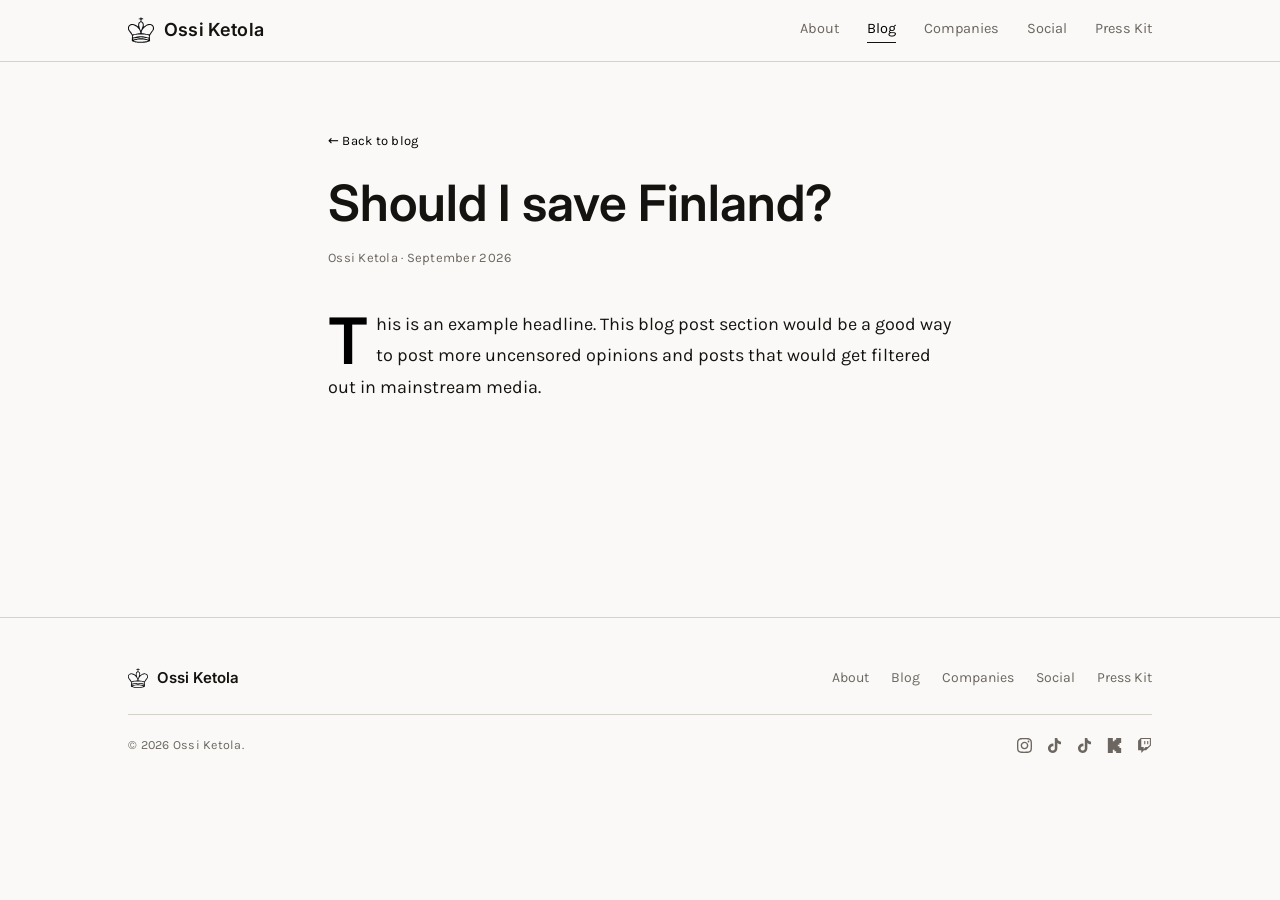
<file: blog/two-failed-businesses.html>
<!DOCTYPE html>
<html lang="en">
<head>
<meta charset="UTF-8">
<meta name="viewport" content="width=device-width, initial-scale=1.0">
<title>Should I save Finland? — Ossi Ketola</title>
<meta name="description" content="This is an example headline. This blog post section would be a good way to post more uncensored opinions and posts that would get filtered out in mainstream media.">
<meta property="og:type" content="article">
<meta property="og:url" content="https://olsujofa.github.io/ossi-ketola-website/blog/two-failed-businesses.html">
<meta property="og:title" content="Should I save Finland? — Ossi Ketola">
<meta property="og:description" content="This is an example headline. This blog post section would be a good way to post more uncensored opinions and posts that would get filtered out in mainstream media.">
<meta property="og:image" content="https://olsujofa.github.io/ossi-ketola-website/assets/og-card.png">
<meta name="twitter:card" content="summary_large_image">
<meta name="twitter:title" content="Should I save Finland? — Ossi Ketola">
<meta name="twitter:description" content="This is an example headline. This blog post section would be a good way to post more uncensored opinions and posts that would get filtered out in mainstream media.">
<meta name="twitter:image" content="https://olsujofa.github.io/ossi-ketola-website/assets/og-card.png">
<link rel="icon" type="image/svg+xml" href="../favicon.svg">
<link rel="preconnect" href="https://fonts.googleapis.com">
<link rel="preconnect" href="https://fonts.gstatic.com" crossorigin>
<link href="https://fonts.googleapis.com/css2?family=Inter:ital,wght@0,500;0,600;1,500&amp;family=Karla:wght@400;500;700&amp;display=swap" rel="stylesheet">
<link rel="stylesheet" href="../styles.css">
<script src="../to-top.js" defer></script>
</head>
<body>

<header class="site-header">
  <div class="wrap">
    <a class="brand" href="../index.html">
      <svg viewBox="0 0 56.88 55.63" width="26" height="26">
        <path fill="#0b0d10" fill-rule="evenodd" d="M27.99 0C27.99 0 29.12 0.25 29.12 0.25C29.12 0.25 29.74 2.38 29.74 2.38C29.74 2.38 32.16 2.5 32.74 2.63C33.33 2.75 33.18 2.83 33.24 3.13C33.31 3.42 33.12 4.38 33.12 4.38C33.12 4.38 30.85 4.5 30.24 4.63C29.64 4.75 29.64 4.52 29.49 5.13C29.35 5.73 29.31 7.58 29.37 8.25C29.43 8.92 29.39 8.73 29.87 9.13C30.35 9.52 31.52 9.83 32.24 10.63C32.97 11.42 33.87 12.29 34.24 13.88C34.62 15.46 34.49 20.13 34.49 20.13C34.49 20.13 34.22 20.69 35.37 20C36.52 19.31 39.74 16.85 41.37 16C43 15.15 43.89 15.08 45.12 14.88C46.35 14.67 47.41 14.5 48.75 14.75C50.08 15 52.04 15.75 53.12 16.38C54.2 17 54.68 17.71 55.25 18.5C55.81 19.29 56.22 20.21 56.5 21.13C56.77 22.04 56.93 22.9 56.87 24C56.81 25.1 57.52 25.23 56.12 27.75C54.72 30.27 49.85 36.25 48.5 39.13C47.14 42 48.04 42.94 48 45C47.95 47.06 48.39 50.23 48.25 51.5C48.1 52.77 48.31 52.08 47.12 52.63C45.93 53.17 43.06 54.25 41.12 54.75C39.18 55.25 38.85 55.48 35.49 55.63C32.14 55.77 24.31 55.77 20.99 55.63C17.68 55.48 17.58 55.27 15.62 54.75C13.66 54.23 10.45 53.08 9.24 52.5C8.04 51.92 8.47 52.71 8.37 51.25C8.27 49.79 8.66 45.81 8.62 43.75C8.58 41.69 9.35 41.33 8.12 38.88C6.89 36.42 2.58 31.1 1.24 29C-0.09 26.9 0.33 27.42 0.12 26.25C-0.09 25.08 -0.21 23.27 -0.01 22C0.2 20.73 0.72 19.6 1.37 18.63C2.02 17.65 2.89 16.75 3.87 16.13C4.85 15.5 6.08 15.1 7.24 14.88C8.41 14.65 9.58 14.58 10.87 14.75C12.16 14.92 13.12 14.98 15 15.88C16.87 16.77 22.12 20.13 22.12 20.13C22.12 20.13 22.27 15.04 22.62 13.5C22.97 11.96 23.62 11.54 24.24 10.88C24.87 10.21 25.83 10.02 26.37 9.5C26.91 8.98 27.33 8.48 27.49 7.75C27.66 7.02 27.49 5.65 27.37 5.13C27.24 4.6 27.37 4.75 26.74 4.63C26.12 4.5 23.62 4.38 23.62 4.38C23.62 4.38 23.43 3.42 23.49 3.13C23.56 2.83 23.43 2.73 23.99 2.63C24.56 2.52 26.87 2.5 26.87 2.5C26.87 2.5 27.99 0 27.99 0ZM46.5 16.88C45.39 17.06 43.52 17.6 42.25 18.13C40.97 18.65 40.35 18.83 38.87 20C37.39 21.17 34.77 23.42 33.37 25.13C31.97 26.83 31.08 28.88 30.49 30.25C29.91 31.63 29.89 32.56 29.87 33.38C29.85 34.19 30.37 35.13 30.37 35.13C30.37 35.13 35.37 35.5 37.87 35.88C40.37 36.25 43.91 37.13 45.37 37.38C46.83 37.63 46.29 37.48 46.62 37.38C46.95 37.27 46.89 37.46 47.37 36.75C47.85 36.04 48.5 34.56 49.5 33.13C50.5 31.69 52.56 29.38 53.37 28.13C54.18 26.88 54.18 26.46 54.37 25.63C54.56 24.79 54.56 23.92 54.5 23.13C54.43 22.33 54.39 21.65 54 20.88C53.6 20.1 52.97 19.15 52.12 18.5C51.27 17.85 49.81 17.27 48.87 17C47.93 16.73 47.6 16.69 46.5 16.88ZM8.37 16.88C7.58 17.04 6.31 17.44 5.49 17.88C4.68 18.31 4.02 18.83 3.49 19.5C2.97 20.17 2.58 20.96 2.37 21.88C2.16 22.79 2.06 23.92 2.24 25C2.43 26.08 2.68 27.04 3.49 28.38C4.31 29.71 6.12 31.56 7.12 33C8.12 34.44 8.79 36.27 9.49 37C10.2 37.73 9.83 37.56 11.37 37.38C12.91 37.19 16.24 36.25 18.74 35.88C21.24 35.5 26.37 35.13 26.37 35.13C26.37 35.13 26.89 34.42 26.87 33.63C26.85 32.83 26.7 31.6 26.24 30.38C25.79 29.15 24.89 27.44 24.12 26.25C23.35 25.06 22.64 24.27 21.62 23.25C20.6 22.23 19.14 20.96 17.99 20.13C16.85 19.29 16.04 18.79 14.75 18.25C13.45 17.71 11.31 17.1 10.25 16.88C9.18 16.65 9.16 16.71 8.37 16.88ZM26.62 37.63C23.99 37.63 22.97 37.54 20.49 37.88C18.02 38.21 13.37 39.1 11.75 39.63C10.12 40.15 10.89 40.42 10.75 41C10.6 41.58 10.75 42.6 10.87 43.13C11 43.65 11.5 44.13 11.5 44.13C11.5 44.13 14.06 43.27 16.37 42.88C18.68 42.48 21.91 41.83 25.37 41.75C28.83 41.67 33.93 41.98 37.12 42.38C40.31 42.77 43.06 43.94 44.5 44.13C45.93 44.31 45.75 43.5 45.75 43.5C45.75 43.5 46 41.02 45.87 40.38C45.75 39.73 46.6 40.04 45 39.63C43.39 39.21 39.31 38.21 36.24 37.88C33.18 37.54 29.24 37.63 26.62 37.63ZM25.24 48.38C22.52 48.38 21.99 48.52 20.12 48.88C18.24 49.23 15.12 50.15 14 50.5C12.87 50.85 13.37 51 13.37 51C13.37 51 13.14 51.35 13.62 51.63C14.1 51.9 14.89 52.35 16.24 52.63C17.6 52.9 19.08 53.13 21.74 53.25C24.41 53.38 29.12 53.48 32.24 53.38C35.37 53.27 38.64 52.96 40.49 52.63C42.35 52.29 43.37 51.38 43.37 51.38C43.37 51.38 43.77 50.92 42.62 50.5C41.47 50.08 39.39 49.23 36.49 48.88C33.6 48.52 27.97 48.38 25.24 48.38ZM27.74 11.13C26.95 11.29 25.99 12.35 25.49 12.88C24.99 13.4 24.89 13.21 24.74 14.25C24.6 15.29 24.14 16.77 24.62 19.13C25.1 21.48 26.95 26.77 27.62 28.38C28.29 29.98 28.62 28.75 28.62 28.75C28.62 28.75 31.41 21.69 31.99 19.38C32.58 17.06 32.41 16.13 32.12 14.88C31.83 13.63 30.97 12.5 30.24 11.88C29.52 11.25 28.54 10.96 27.74 11.13ZM25.62 44C22.62 44.33 15.54 45.46 13.12 46C10.7 46.54 11.47 46.88 11.12 47.25C10.77 47.63 10.91 48 11 48.25C11.08 48.5 9.33 49.13 11.62 48.75C13.91 48.38 21.31 46.46 24.74 46C28.18 45.54 29.37 45.69 32.24 46C35.12 46.31 39.97 47.42 42 47.88C44.02 48.33 43.75 48.69 44.37 48.75C45 48.81 45.75 48.25 45.75 48.25C45.75 48.25 46.04 47.35 45.25 46.88C44.45 46.4 43.35 45.85 41 45.38C38.64 44.9 33.68 44.23 31.12 44C28.56 43.77 28.62 43.67 25.62 44Z"/>
      </svg>
      <span class="wordmark">Ossi Ketola</span>
    </a>
    <nav class="site-nav">
      <a href="../index.html">About</a>
      <a href="index.html" aria-current="page">Blog</a>
      <div class="nav-dropdown">
        <a href="../companies/index.html">Companies</a>
        <div class="nav-dropdown-menu">
          <a href="../companies/duel.html">Duel.com</a>
          <a href="../companies/csgoempire.html">CSGOEmpire</a>
          <a href="../companies/castle.html">The Castle</a>
        </div>
      </div>
      <a href="../social.html">Social</a>
      <a href="../press.html">Press Kit</a>
    </nav>
  </div>
</header>

<article class="article">
  <a class="back-link" href="index.html">&larr; Back to blog</a>
  <h1>Should I save Finland?</h1>
  <p class="meta">Ossi Ketola &middot; September 2026</p>

  <div class="prose">
  <p>This is an example headline. This blog post section would be a good way to post more uncensored opinions and posts that would get filtered out in mainstream media.</p>
  </div>

</article>

<footer class="site-footer">
  <div class="wrap">
    <div class="site-footer-top">
      <a class="footer-brand" href="../index.html">
        <svg viewBox="0 0 56.88 55.63" width="20" height="20">
          <path fill="#0b0d10" fill-rule="evenodd" d="M27.99 0C27.99 0 29.12 0.25 29.12 0.25C29.12 0.25 29.74 2.38 29.74 2.38C29.74 2.38 32.16 2.5 32.74 2.63C33.33 2.75 33.18 2.83 33.24 3.13C33.31 3.42 33.12 4.38 33.12 4.38C33.12 4.38 30.85 4.5 30.24 4.63C29.64 4.75 29.64 4.52 29.49 5.13C29.35 5.73 29.31 7.58 29.37 8.25C29.43 8.92 29.39 8.73 29.87 9.13C30.35 9.52 31.52 9.83 32.24 10.63C32.97 11.42 33.87 12.29 34.24 13.88C34.62 15.46 34.49 20.13 34.49 20.13C34.49 20.13 34.22 20.69 35.37 20C36.52 19.31 39.74 16.85 41.37 16C43 15.15 43.89 15.08 45.12 14.88C46.35 14.67 47.41 14.5 48.75 14.75C50.08 15 52.04 15.75 53.12 16.38C54.2 17 54.68 17.71 55.25 18.5C55.81 19.29 56.22 20.21 56.5 21.13C56.77 22.04 56.93 22.9 56.87 24C56.81 25.1 57.52 25.23 56.12 27.75C54.72 30.27 49.85 36.25 48.5 39.13C47.14 42 48.04 42.94 48 45C47.95 47.06 48.39 50.23 48.25 51.5C48.1 52.77 48.31 52.08 47.12 52.63C45.93 53.17 43.06 54.25 41.12 54.75C39.18 55.25 38.85 55.48 35.49 55.63C32.14 55.77 24.31 55.77 20.99 55.63C17.68 55.48 17.58 55.27 15.62 54.75C13.66 54.23 10.45 53.08 9.24 52.5C8.04 51.92 8.47 52.71 8.37 51.25C8.27 49.79 8.66 45.81 8.62 43.75C8.58 41.69 9.35 41.33 8.12 38.88C6.89 36.42 2.58 31.1 1.24 29C-0.09 26.9 0.33 27.42 0.12 26.25C-0.09 25.08 -0.21 23.27 -0.01 22C0.2 20.73 0.72 19.6 1.37 18.63C2.02 17.65 2.89 16.75 3.87 16.13C4.85 15.5 6.08 15.1 7.24 14.88C8.41 14.65 9.58 14.58 10.87 14.75C12.16 14.92 13.12 14.98 15 15.88C16.87 16.77 22.12 20.13 22.12 20.13C22.12 20.13 22.27 15.04 22.62 13.5C22.97 11.96 23.62 11.54 24.24 10.88C24.87 10.21 25.83 10.02 26.37 9.5C26.91 8.98 27.33 8.48 27.49 7.75C27.66 7.02 27.49 5.65 27.37 5.13C27.24 4.6 27.37 4.75 26.74 4.63C26.12 4.5 23.62 4.38 23.62 4.38C23.62 4.38 23.43 3.42 23.49 3.13C23.56 2.83 23.43 2.73 23.99 2.63C24.56 2.52 26.87 2.5 26.87 2.5C26.87 2.5 27.99 0 27.99 0ZM46.5 16.88C45.39 17.06 43.52 17.6 42.25 18.13C40.97 18.65 40.35 18.83 38.87 20C37.39 21.17 34.77 23.42 33.37 25.13C31.97 26.83 31.08 28.88 30.49 30.25C29.91 31.63 29.89 32.56 29.87 33.38C29.85 34.19 30.37 35.13 30.37 35.13C30.37 35.13 35.37 35.5 37.87 35.88C40.37 36.25 43.91 37.13 45.37 37.38C46.83 37.63 46.29 37.48 46.62 37.38C46.95 37.27 46.89 37.46 47.37 36.75C47.85 36.04 48.5 34.56 49.5 33.13C50.5 31.69 52.56 29.38 53.37 28.13C54.18 26.88 54.18 26.46 54.37 25.63C54.56 24.79 54.56 23.92 54.5 23.13C54.43 22.33 54.39 21.65 54 20.88C53.6 20.1 52.97 19.15 52.12 18.5C51.27 17.85 49.81 17.27 48.87 17C47.93 16.73 47.6 16.69 46.5 16.88ZM8.37 16.88C7.58 17.04 6.31 17.44 5.49 17.88C4.68 18.31 4.02 18.83 3.49 19.5C2.97 20.17 2.58 20.96 2.37 21.88C2.16 22.79 2.06 23.92 2.24 25C2.43 26.08 2.68 27.04 3.49 28.38C4.31 29.71 6.12 31.56 7.12 33C8.12 34.44 8.79 36.27 9.49 37C10.2 37.73 9.83 37.56 11.37 37.38C12.91 37.19 16.24 36.25 18.74 35.88C21.24 35.5 26.37 35.13 26.37 35.13C26.37 35.13 26.89 34.42 26.87 33.63C26.85 32.83 26.7 31.6 26.24 30.38C25.79 29.15 24.89 27.44 24.12 26.25C23.35 25.06 22.64 24.27 21.62 23.25C20.6 22.23 19.14 20.96 17.99 20.13C16.85 19.29 16.04 18.79 14.75 18.25C13.45 17.71 11.31 17.1 10.25 16.88C9.18 16.65 9.16 16.71 8.37 16.88ZM26.62 37.63C23.99 37.63 22.97 37.54 20.49 37.88C18.02 38.21 13.37 39.1 11.75 39.63C10.12 40.15 10.89 40.42 10.75 41C10.6 41.58 10.75 42.6 10.87 43.13C11 43.65 11.5 44.13 11.5 44.13C11.5 44.13 14.06 43.27 16.37 42.88C18.68 42.48 21.91 41.83 25.37 41.75C28.83 41.67 33.93 41.98 37.12 42.38C40.31 42.77 43.06 43.94 44.5 44.13C45.93 44.31 45.75 43.5 45.75 43.5C45.75 43.5 46 41.02 45.87 40.38C45.75 39.73 46.6 40.04 45 39.63C43.39 39.21 39.31 38.21 36.24 37.88C33.18 37.54 29.24 37.63 26.62 37.63ZM25.24 48.38C22.52 48.38 21.99 48.52 20.12 48.88C18.24 49.23 15.12 50.15 14 50.5C12.87 50.85 13.37 51 13.37 51C13.37 51 13.14 51.35 13.62 51.63C14.1 51.9 14.89 52.35 16.24 52.63C17.6 52.9 19.08 53.13 21.74 53.25C24.41 53.38 29.12 53.48 32.24 53.38C35.37 53.27 38.64 52.96 40.49 52.63C42.35 52.29 43.37 51.38 43.37 51.38C43.37 51.38 43.77 50.92 42.62 50.5C41.47 50.08 39.39 49.23 36.49 48.88C33.6 48.52 27.97 48.38 25.24 48.38ZM27.74 11.13C26.95 11.29 25.99 12.35 25.49 12.88C24.99 13.4 24.89 13.21 24.74 14.25C24.6 15.29 24.14 16.77 24.62 19.13C25.1 21.48 26.95 26.77 27.62 28.38C28.29 29.98 28.62 28.75 28.62 28.75C28.62 28.75 31.41 21.69 31.99 19.38C32.58 17.06 32.41 16.13 32.12 14.88C31.83 13.63 30.97 12.5 30.24 11.88C29.52 11.25 28.54 10.96 27.74 11.13ZM25.62 44C22.62 44.33 15.54 45.46 13.12 46C10.7 46.54 11.47 46.88 11.12 47.25C10.77 47.63 10.91 48 11 48.25C11.08 48.5 9.33 49.13 11.62 48.75C13.91 48.38 21.31 46.46 24.74 46C28.18 45.54 29.37 45.69 32.24 46C35.12 46.31 39.97 47.42 42 47.88C44.02 48.33 43.75 48.69 44.37 48.75C45 48.81 45.75 48.25 45.75 48.25C45.75 48.25 46.04 47.35 45.25 46.88C44.45 46.4 43.35 45.85 41 45.38C38.64 44.9 33.68 44.23 31.12 44C28.56 43.77 28.62 43.67 25.62 44Z"/>
        </svg>
        <span>Ossi Ketola</span>
      </a>
      <nav class="site-footer-nav">
        <a href="../index.html">About</a>
        <a href="index.html">Blog</a>
        <a href="../companies/index.html">Companies</a>
        <a href="../social.html">Social</a>
        <a href="../press.html">Press Kit</a>
      </nav>
    </div>
    <div class="site-footer-bottom">
      <span>&copy; 2026 Ossi Ketola.</span>
      <div class="footer-social">
        <a class="footer-social-link" href="https://www.instagram.com/ossi/" target="_blank" rel="noopener noreferrer" aria-label="Ossi Ketola on Instagram"><svg viewBox="0 0 24 24" width="15" height="15" aria-hidden="true" focusable="false"><path fill="currentColor" d="M7.0301.084c-1.2768.0602-2.1487.264-2.911.5634-.7888.3075-1.4575.72-2.1228 1.3877-.6652.6677-1.075 1.3368-1.3802 2.127-.2954.7638-.4956 1.6365-.552 2.914-.0564 1.2775-.0689 1.6882-.0626 4.947.0062 3.2586.0206 3.6671.0825 4.9473.061 1.2765.264 2.1482.5635 2.9107.308.7889.72 1.4573 1.388 2.1228.6679.6655 1.3365 1.0743 2.1285 1.38.7632.295 1.6361.4961 2.9134.552 1.2773.056 1.6884.069 4.9462.0627 3.2578-.0062 3.668-.0207 4.9478-.0814 1.28-.0607 2.147-.2652 2.9098-.5633.7889-.3086 1.4578-.72 2.1228-1.3881.665-.6682 1.0745-1.3378 1.3795-2.1284.2957-.7632.4966-1.636.552-2.9124.056-1.2809.0692-1.6898.063-4.948-.0063-3.2583-.021-3.6668-.0817-4.9465-.0607-1.2797-.264-2.1487-.5633-2.9117-.3084-.7889-.72-1.4568-1.3876-2.1228C21.2982 1.33 20.628.9208 19.8378.6165 19.074.321 18.2017.1197 16.9244.0645 15.6471.0093 15.236-.005 11.977.0014 8.718.0076 8.31.0215 7.0301.0839m.1402 21.6932c-1.17-.0509-1.8053-.2453-2.2287-.408-.5606-.216-.96-.4771-1.3819-.895-.422-.4178-.6811-.8186-.9-1.378-.1644-.4234-.3624-1.058-.4171-2.228-.0595-1.2645-.072-1.6442-.079-4.848-.007-3.2037.0053-3.583.0607-4.848.05-1.169.2456-1.805.408-2.2282.216-.5613.4762-.96.895-1.3816.4188-.4217.8184-.6814 1.3783-.9003.423-.1651 1.0575-.3614 2.227-.4171 1.2655-.06 1.6447-.072 4.848-.079 3.2033-.007 3.5835.005 4.8495.0608 1.169.0508 1.8053.2445 2.228.408.5608.216.96.4754 1.3816.895.4217.4194.6816.8176.9005 1.3787.1653.4217.3617 1.056.4169 2.2263.0602 1.2655.0739 1.645.0796 4.848.0058 3.203-.0055 3.5834-.061 4.848-.051 1.17-.245 1.8055-.408 2.2294-.216.5604-.4763.96-.8954 1.3814-.419.4215-.8181.6811-1.3783.9-.4224.1649-1.0577.3617-2.2262.4174-1.2656.0595-1.6448.072-4.8493.079-3.2045.007-3.5825-.006-4.848-.0608M16.953 5.5864A1.44 1.44 0 1 0 18.39 4.144a1.44 1.44 0 0 0-1.437 1.4424M5.8385 12.012c.0067 3.4032 2.7706 6.1557 6.173 6.1493 3.4026-.0065 6.157-2.7701 6.1506-6.1733-.0065-3.4032-2.771-6.1565-6.174-6.1498-3.403.0067-6.156 2.771-6.1496 6.1738M8 12.0077a4 4 0 1 1 4.008 3.9921A3.9996 3.9996 0 0 1 8 12.0077"/></svg></a>
        <a class="footer-social-link" href="https://www.tiktok.com/@ossi.v2" target="_blank" rel="noopener noreferrer" aria-label="Ossi Ketola on TikTok (@ossi.v2)"><svg viewBox="0 0 24 24" width="15" height="15" aria-hidden="true" focusable="false"><path fill="currentColor" d="M12.525.02c1.31-.02 2.61-.01 3.91-.02.08 1.53.63 3.09 1.75 4.17 1.12 1.11 2.7 1.62 4.24 1.79v4.03c-1.44-.05-2.89-.35-4.2-.97-.57-.26-1.1-.59-1.62-.93-.01 2.92.01 5.84-.02 8.75-.08 1.4-.54 2.79-1.35 3.94-1.31 1.92-3.58 3.17-5.91 3.21-1.43.08-2.86-.31-4.08-1.03-2.02-1.19-3.44-3.37-3.65-5.71-.02-.5-.03-1-.01-1.49.18-1.9 1.12-3.72 2.58-4.96 1.66-1.44 3.98-2.13 6.15-1.72.02 1.48-.04 2.96-.04 4.44-.99-.32-2.15-.23-3.02.37-.63.41-1.11 1.04-1.36 1.75-.21.51-.15 1.07-.14 1.61.24 1.64 1.82 3.02 3.5 2.87 1.12-.01 2.19-.66 2.77-1.61.19-.33.4-.67.41-1.06.1-1.79.06-3.57.07-5.36.01-4.03-.01-8.05.02-12.07z"/></svg></a>
        <a class="footer-social-link" href="https://www.tiktok.com/@monarch" target="_blank" rel="noopener noreferrer" aria-label="Ossi Ketola on TikTok (@monarch)"><svg viewBox="0 0 24 24" width="15" height="15" aria-hidden="true" focusable="false"><path fill="currentColor" d="M12.525.02c1.31-.02 2.61-.01 3.91-.02.08 1.53.63 3.09 1.75 4.17 1.12 1.11 2.7 1.62 4.24 1.79v4.03c-1.44-.05-2.89-.35-4.2-.97-.57-.26-1.1-.59-1.62-.93-.01 2.92.01 5.84-.02 8.75-.08 1.4-.54 2.79-1.35 3.94-1.31 1.92-3.58 3.17-5.91 3.21-1.43.08-2.86-.31-4.08-1.03-2.02-1.19-3.44-3.37-3.65-5.71-.02-.5-.03-1-.01-1.49.18-1.9 1.12-3.72 2.58-4.96 1.66-1.44 3.98-2.13 6.15-1.72.02 1.48-.04 2.96-.04 4.44-.99-.32-2.15-.23-3.02.37-.63.41-1.11 1.04-1.36 1.75-.21.51-.15 1.07-.14 1.61.24 1.64 1.82 3.02 3.5 2.87 1.12-.01 2.19-.66 2.77-1.61.19-.33.4-.67.41-1.06.1-1.79.06-3.57.07-5.36.01-4.03-.01-8.05.02-12.07z"/></svg></a>
        <a class="footer-social-link" href="https://kick.com/monarch" target="_blank" rel="noopener noreferrer" aria-label="Ossi Ketola on Kick"><svg viewBox="0 0 24 24" width="15" height="15" aria-hidden="true" focusable="false"><path fill="currentColor" d="M1.333 0h8v5.333H12V2.667h2.667V0h8v8H20v2.667h-2.667v2.666H20V16h2.667v8h-8v-2.667H12v-2.666H9.333V24h-8Z"/></svg></a>
        <a class="footer-social-link" href="https://www.twitch.tv/monarch" target="_blank" rel="noopener noreferrer" aria-label="Ossi Ketola on Twitch"><svg viewBox="0 0 24 24" width="15" height="15" aria-hidden="true" focusable="false"><path fill="currentColor" d="M11.571 4.714h1.715v5.143H11.57zm4.715 0H18v5.143h-1.714zM6 0L1.714 4.286v15.428h5.143V24l4.286-4.286h3.428L22.286 12V0zm14.571 11.143l-3.428 3.428h-3.429l-3 3v-3H6.857V1.714h13.714Z"/></svg></a>
      </div>
    </div>
  </div>
</footer>

</body>
</html>
</file>
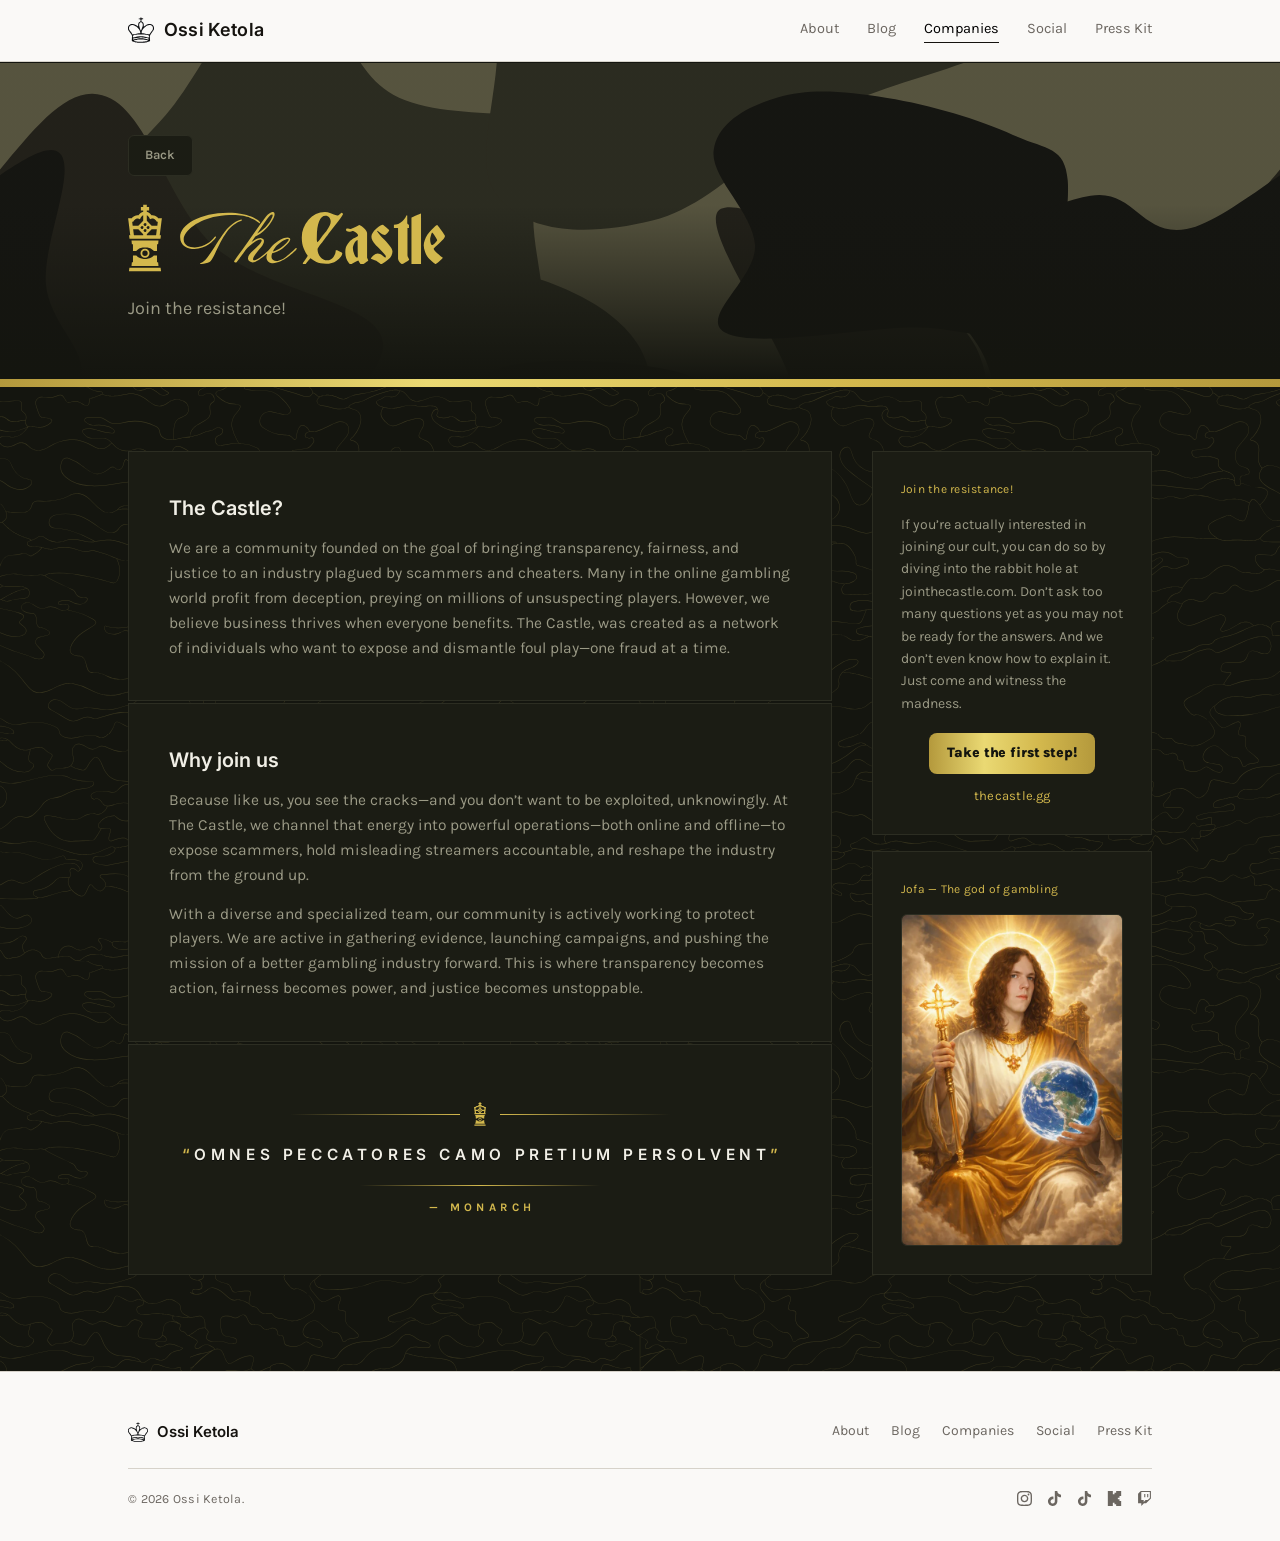
<file: companies/castle.html>
<!DOCTYPE html>
<html lang="en">
<head>
<meta charset="UTF-8">
<meta name="viewport" content="width=device-width, initial-scale=1.0">
<title>The Castle — Ossi Ketola</title>
<meta name="description" content="The Castle.">
<meta property="og:type" content="website">
<meta property="og:url" content="https://olsujofa.github.io/ossi-ketola-website/companies/castle.html">
<meta property="og:title" content="The Castle — Ossi Ketola">
<meta property="og:description" content="The Castle.">
<meta property="og:image" content="https://olsujofa.github.io/ossi-ketola-website/assets/og-card.png">
<meta name="twitter:card" content="summary_large_image">
<meta name="twitter:title" content="The Castle — Ossi Ketola">
<meta name="twitter:description" content="The Castle.">
<meta name="twitter:image" content="https://olsujofa.github.io/ossi-ketola-website/assets/og-card.png">
<link rel="icon" type="image/svg+xml" href="../favicon.svg">
<link rel="preconnect" href="https://fonts.googleapis.com">
<link href="https://fonts.googleapis.com/css2?family=Inter:ital,wght@0,500;0,600;1,500&family=Karla:wght@400;500;700&display=swap" rel="stylesheet">
<link rel="stylesheet" href="../styles.css">
<style>
  /* Castle page-scoped palette — the gold tone is pulled straight from the crest's
     own gradient stops, kept separate from CSGOEmpire's brighter gold so the two
     don't read as the same brand. One flat dark ground throughout (like CSGOEmpire),
     camo-gold used only as a faint hero texture, camo-woodland reserved for the one
     divider accent — the two patterns never overlap or compete for attention. */
  .castle-scope{
    background:#14150f;
    --ground:#14150f;
    --line:#2c2d22;
    --mute:#9b9a86;
    --ca-gold:#d3b84d;
    --ca-text:#f1efe6;
  }

  .ca-hero{
    position:relative; overflow:hidden;
    background:
      linear-gradient(rgba(20,21,15,.5), rgba(20,21,15,.5)),
      url("assets/castle/camo-woodland.svg") center / cover no-repeat;
    padding:72px 0 56px;
    color:var(--ca-text);
  }
  /* Fades the camo into the flat ground color at the bottom instead of letting the
     background image hit a hard rectangular edge — that hard edge is what read as
     the pattern "clipping." A fade has no edge to clip, regardless of which part
     of the pattern lands there. */
  .ca-hero::after{
    content:""; position:absolute; left:0; right:0; bottom:0; height:55%;
    background:linear-gradient(to bottom, transparent, var(--ground));
    pointer-events:none;
  }
  .ca-hero .wrap{ position:relative; z-index:1; }
  /* Back button: same shape as CSGOEmpire's, in The Castle's own colours
     (dark olive card fill/border, rounded like CSGOEmpire's button, gold on hover). */
  .ca-back{
    display:inline-flex; align-items:center;
    margin-bottom:28px; padding:9px 16px; border-radius:6px;
    background:#1b1c14; border:1px solid var(--line);
    font-family:var(--body); font-weight:600; letter-spacing:0.01em; font-size:13px;
    color:var(--mute); text-decoration:none; transition:border-color .15s ease, color .15s ease;
  }
  .ca-back:hover{ color:var(--ca-gold); border-color:rgba(211,184,77,.5); }
  .ca-title-row{ display:flex; align-items:center; gap:18px; }
  .ca-title-logo{ width:34px; height:68px; flex-shrink:0; }
  .ca-title-wordmark{ height:clamp(34px,5.5vw,52px); width:auto; }
  .ca-hero .lede{
    max-width:56ch; font-size:18px; color:var(--mute); margin:22px 0 0; line-height:1.65;
  }

  .ca-divider{
    height:8px;
    background:linear-gradient(90deg, #b4993c, #ead973, #d3b84d, #b4993c);
  }

  .ca-body{
    background-color:var(--ground);
    background-image:url("assets/castle/camo-gold-body.svg?v=3");
    background-position:center top;
    background-size:900px auto;
    background-repeat:repeat;
    padding:64px 0 96px;
  }
  .ca-panel{
    background:#1b1c14; border:1px solid var(--line);
    padding:40px;
  }
  .ca-panel + .ca-panel{ margin-top:2px; }
  .ca-panel .kicker{ font-family:var(--body); letter-spacing:0.02em; font-size:13px; color:var(--ca-gold); }
  .ca-panel h3{ font-family:var(--display); font-weight:600; font-size:20px; color:var(--ca-text); margin:0 0 12px; }
  .ca-panel p{ color:var(--mute); font-size:15.5px; line-height:1.6; margin:0; max-width:70ch; }
  .ca-panel p + p{ margin-top:14px; }
  .ca-panel p a{ color:var(--ca-gold); text-decoration:underline; }
  .ca-panel p a:hover{ color:var(--ca-text); }

  .ca-body-grid{ display:grid; grid-template-columns:1fr 280px; gap:2px 40px; align-items:start; }
  .ca-main{ display:flex; flex-direction:column; }
  /* The left column stretches to the grid row's height (the sidebar is taller),
     and its last panel grows to fill the leftover space, so both columns end
     on the same line. min-height keeps it visible when the columns stack. */
  .ca-body-grid > .ca-main{ align-self:stretch; }
  .ca-panel-fill{ flex:1 1 auto; min-height:160px; }
  /* Monarch quote as a carved inscription: crest between thin gold rules, the
     Latin in widely spaced capitals with a faint carved-in shadow, then a short
     gold rule and MONARCH in small spaced gold caps. Letter-spacing adds space
     after the last letter of each line, so matching left padding keeps it
     optically centred. Uppercase comes from CSS so screen readers read the
     sentence normally. */
  .ca-quote{
    display:flex; flex-direction:column; align-items:center; justify-content:center;
    text-align:center; margin:0; padding-top:28px; padding-bottom:28px;
  }
  .ca-quote blockquote{ margin:16px 0; }
  .ca-quote p{
    font-family:var(--display); font-style:normal; font-weight:600;
    text-transform:uppercase; letter-spacing:.3em; padding-left:.3em;
    font-size:clamp(14px,1.2vw,17px); line-height:1.7; color:var(--ca-text);
    max-width:none; margin:0; text-wrap:balance;
    text-shadow:0 1px 0 rgba(0,0,0,.6), 0 -1px 0 rgba(255,255,255,.05);
  }
  .ca-quote p::before, .ca-quote p::after{ color:var(--ca-gold); }
  .ca-quote p::before{ content:"“"; }
  .ca-quote p::after{ content:"”"; }
  .ca-quote-rule{ display:flex; align-items:center; gap:14px; width:min(100%,380px); }
  .ca-quote-rule::before, .ca-quote-rule::after{ content:""; flex:1; height:1px; }
  .ca-quote-rule::before{ background:linear-gradient(90deg, transparent, var(--ca-gold)); }
  .ca-quote-rule::after{ background:linear-gradient(90deg, var(--ca-gold), transparent); }
  .ca-quote-rule img{ width:12px; height:24px; flex-shrink:0; }
  .ca-quote-rule-plain{ width:min(60%,240px); gap:0; }
  .ca-quote figcaption{
    margin-top:12px; font-family:var(--body); font-weight:700;
    text-transform:uppercase; letter-spacing:.38em; padding-left:.38em;
    font-size:11.5px; color:var(--ca-gold);
  }
  .ca-side{ position:sticky; top:84px; display:flex; flex-direction:column; gap:16px; }
  .ca-side-card{ background:#1b1c14; border:1px solid var(--line); padding:28px; }
  .ca-side-card .kicker{ display:block; font-family:var(--body); letter-spacing:0.02em; font-size:12px; color:var(--ca-gold); }
  .ca-side-text{ font-size:14px; line-height:1.6; color:var(--mute); margin:14px 0 0; }
  .ca-side-img{ display:block; width:100%; height:auto; margin:14px 0 0; border:1px solid var(--line); border-radius:6px; }
  .ca-cta-wrap{ display:flex; justify-content:center; margin:18px 0 0; }
  .ca-cta-btn{
    display:inline-flex; align-items:center; justify-content:center;
    padding:9px 18px; border-radius:8px;
    background:linear-gradient(90deg, #b4993c, #ead973, #d3b84d, #b4993c);
    font-family:var(--body); font-weight:800; font-size:14px; letter-spacing:-0.01em;
    color:#14150f; text-decoration:none; transition:filter .15s ease;
  }
  .ca-cta-btn:hover{ filter:brightness(1.08); }
  .ca-site-link{
    display:block; text-align:center; margin-top:12px;
    font-family:var(--body); letter-spacing:0.02em; font-size:13px;
    color:var(--ca-gold); text-decoration:none;
  }
  .ca-site-link:hover{ color:var(--ca-text); }
  @media (max-width:860px){
    .ca-body-grid{ grid-template-columns:1fr; }
    .ca-side{ position:static; margin-top:2px; }
  }
  .castle-scope .site-footer{ margin-top:0; }

</style>
<!-- page transitions: company pages rise in / drop away (see slides.js) -->
<style>@view-transition{navigation:auto}</style>
<script src="../slides.js"></script>
<script src="../to-top.js" defer></script>
</head>
<body class="castle-scope">

<header class="site-header">
  <div class="wrap">
    <a class="brand" href="../index.html">
      <svg viewBox="0 0 56.88 55.63" width="26" height="26">
        <path fill="#0b0d10" fill-rule="evenodd" d="M27.99 0C27.99 0 29.12 0.25 29.12 0.25C29.12 0.25 29.74 2.38 29.74 2.38C29.74 2.38 32.16 2.5 32.74 2.63C33.33 2.75 33.18 2.83 33.24 3.13C33.31 3.42 33.12 4.38 33.12 4.38C33.12 4.38 30.85 4.5 30.24 4.63C29.64 4.75 29.64 4.52 29.49 5.13C29.35 5.73 29.31 7.58 29.37 8.25C29.43 8.92 29.39 8.73 29.87 9.13C30.35 9.52 31.52 9.83 32.24 10.63C32.97 11.42 33.87 12.29 34.24 13.88C34.62 15.46 34.49 20.13 34.49 20.13C34.49 20.13 34.22 20.69 35.37 20C36.52 19.31 39.74 16.85 41.37 16C43 15.15 43.89 15.08 45.12 14.88C46.35 14.67 47.41 14.5 48.75 14.75C50.08 15 52.04 15.75 53.12 16.38C54.2 17 54.68 17.71 55.25 18.5C55.81 19.29 56.22 20.21 56.5 21.13C56.77 22.04 56.93 22.9 56.87 24C56.81 25.1 57.52 25.23 56.12 27.75C54.72 30.27 49.85 36.25 48.5 39.13C47.14 42 48.04 42.94 48 45C47.95 47.06 48.39 50.23 48.25 51.5C48.1 52.77 48.31 52.08 47.12 52.63C45.93 53.17 43.06 54.25 41.12 54.75C39.18 55.25 38.85 55.48 35.49 55.63C32.14 55.77 24.31 55.77 20.99 55.63C17.68 55.48 17.58 55.27 15.62 54.75C13.66 54.23 10.45 53.08 9.24 52.5C8.04 51.92 8.47 52.71 8.37 51.25C8.27 49.79 8.66 45.81 8.62 43.75C8.58 41.69 9.35 41.33 8.12 38.88C6.89 36.42 2.58 31.1 1.24 29C-0.09 26.9 0.33 27.42 0.12 26.25C-0.09 25.08 -0.21 23.27 -0.01 22C0.2 20.73 0.72 19.6 1.37 18.63C2.02 17.65 2.89 16.75 3.87 16.13C4.85 15.5 6.08 15.1 7.24 14.88C8.41 14.65 9.58 14.58 10.87 14.75C12.16 14.92 13.12 14.98 15 15.88C16.87 16.77 22.12 20.13 22.12 20.13C22.12 20.13 22.27 15.04 22.62 13.5C22.97 11.96 23.62 11.54 24.24 10.88C24.87 10.21 25.83 10.02 26.37 9.5C26.91 8.98 27.33 8.48 27.49 7.75C27.66 7.02 27.49 5.65 27.37 5.13C27.24 4.6 27.37 4.75 26.74 4.63C26.12 4.5 23.62 4.38 23.62 4.38C23.62 4.38 23.43 3.42 23.49 3.13C23.56 2.83 23.43 2.73 23.99 2.63C24.56 2.52 26.87 2.5 26.87 2.5C26.87 2.5 27.99 0 27.99 0ZM46.5 16.88C45.39 17.06 43.52 17.6 42.25 18.13C40.97 18.65 40.35 18.83 38.87 20C37.39 21.17 34.77 23.42 33.37 25.13C31.97 26.83 31.08 28.88 30.49 30.25C29.91 31.63 29.89 32.56 29.87 33.38C29.85 34.19 30.37 35.13 30.37 35.13C30.37 35.13 35.37 35.5 37.87 35.88C40.37 36.25 43.91 37.13 45.37 37.38C46.83 37.63 46.29 37.48 46.62 37.38C46.95 37.27 46.89 37.46 47.37 36.75C47.85 36.04 48.5 34.56 49.5 33.13C50.5 31.69 52.56 29.38 53.37 28.13C54.18 26.88 54.18 26.46 54.37 25.63C54.56 24.79 54.56 23.92 54.5 23.13C54.43 22.33 54.39 21.65 54 20.88C53.6 20.1 52.97 19.15 52.12 18.5C51.27 17.85 49.81 17.27 48.87 17C47.93 16.73 47.6 16.69 46.5 16.88ZM8.37 16.88C7.58 17.04 6.31 17.44 5.49 17.88C4.68 18.31 4.02 18.83 3.49 19.5C2.97 20.17 2.58 20.96 2.37 21.88C2.16 22.79 2.06 23.92 2.24 25C2.43 26.08 2.68 27.04 3.49 28.38C4.31 29.71 6.12 31.56 7.12 33C8.12 34.44 8.79 36.27 9.49 37C10.2 37.73 9.83 37.56 11.37 37.38C12.91 37.19 16.24 36.25 18.74 35.88C21.24 35.5 26.37 35.13 26.37 35.13C26.37 35.13 26.89 34.42 26.87 33.63C26.85 32.83 26.7 31.6 26.24 30.38C25.79 29.15 24.89 27.44 24.12 26.25C23.35 25.06 22.64 24.27 21.62 23.25C20.6 22.23 19.14 20.96 17.99 20.13C16.85 19.29 16.04 18.79 14.75 18.25C13.45 17.71 11.31 17.1 10.25 16.88C9.18 16.65 9.16 16.71 8.37 16.88ZM26.62 37.63C23.99 37.63 22.97 37.54 20.49 37.88C18.02 38.21 13.37 39.1 11.75 39.63C10.12 40.15 10.89 40.42 10.75 41C10.6 41.58 10.75 42.6 10.87 43.13C11 43.65 11.5 44.13 11.5 44.13C11.5 44.13 14.06 43.27 16.37 42.88C18.68 42.48 21.91 41.83 25.37 41.75C28.83 41.67 33.93 41.98 37.12 42.38C40.31 42.77 43.06 43.94 44.5 44.13C45.93 44.31 45.75 43.5 45.75 43.5C45.75 43.5 46 41.02 45.87 40.38C45.75 39.73 46.6 40.04 45 39.63C43.39 39.21 39.31 38.21 36.24 37.88C33.18 37.54 29.24 37.63 26.62 37.63ZM25.24 48.38C22.52 48.38 21.99 48.52 20.12 48.88C18.24 49.23 15.12 50.15 14 50.5C12.87 50.85 13.37 51 13.37 51C13.37 51 13.14 51.35 13.62 51.63C14.1 51.9 14.89 52.35 16.24 52.63C17.6 52.9 19.08 53.13 21.74 53.25C24.41 53.38 29.12 53.48 32.24 53.38C35.37 53.27 38.64 52.96 40.49 52.63C42.35 52.29 43.37 51.38 43.37 51.38C43.37 51.38 43.77 50.92 42.62 50.5C41.47 50.08 39.39 49.23 36.49 48.88C33.6 48.52 27.97 48.38 25.24 48.38ZM27.74 11.13C26.95 11.29 25.99 12.35 25.49 12.88C24.99 13.4 24.89 13.21 24.74 14.25C24.6 15.29 24.14 16.77 24.62 19.13C25.1 21.48 26.95 26.77 27.62 28.38C28.29 29.98 28.62 28.75 28.62 28.75C28.62 28.75 31.41 21.69 31.99 19.38C32.58 17.06 32.41 16.13 32.12 14.88C31.83 13.63 30.97 12.5 30.24 11.88C29.52 11.25 28.54 10.96 27.74 11.13ZM25.62 44C22.62 44.33 15.54 45.46 13.12 46C10.7 46.54 11.47 46.88 11.12 47.25C10.77 47.63 10.91 48 11 48.25C11.08 48.5 9.33 49.13 11.62 48.75C13.91 48.38 21.31 46.46 24.74 46C28.18 45.54 29.37 45.69 32.24 46C35.12 46.31 39.97 47.42 42 47.88C44.02 48.33 43.75 48.69 44.37 48.75C45 48.81 45.75 48.25 45.75 48.25C45.75 48.25 46.04 47.35 45.25 46.88C44.45 46.4 43.35 45.85 41 45.38C38.64 44.9 33.68 44.23 31.12 44C28.56 43.77 28.62 43.67 25.62 44Z"/>
      </svg>
      <span class="wordmark">Ossi Ketola</span>
    </a>
    <nav class="site-nav">
      <a href="../index.html">About</a>
      <a href="../blog/index.html">Blog</a>
      <div class="nav-dropdown">
        <a href="index.html" aria-current="page">Companies</a>
        <div class="nav-dropdown-menu">
          <a href="duel.html">Duel.com</a>
          <a href="csgoempire.html">CSGOEmpire</a>
          <a href="castle.html">The Castle</a>
        </div>
      </div>
      <a href="../social.html">Social</a>
      <a href="../press.html">Press Kit</a>
    </nav>
  </div>
</header>

<section class="ca-hero">
  <div class="wrap">
    <a class="ca-back" href="index.html" data-back>Back</a>
    <div class="ca-title-row">
      <img src="assets/castle/crest-drawn.svg" alt="" class="ca-title-logo">
      <img src="assets/castle/wordmark.svg" alt="The Castle" class="ca-title-wordmark">
    </div>
    <p class="lede">Join the resistance!</p>
  </div>
</section>

<div class="ca-divider"></div>

<section class="ca-body">
  <div class="wrap ca-body-grid">
  <div class="ca-main">
    <div class="ca-panel">
      <div>
        <h3>The Castle?</h3>
        <p>We are a community founded on the goal of bringing transparency, fairness, and justice to an industry plagued by scammers and cheaters. Many in the online gambling world profit from deception, preying on millions of unsuspecting players. However, we believe business thrives when everyone benefits. The Castle, was created as a network of individuals who want to expose and dismantle foul play&mdash;one fraud at a time.</p>
      </div>
    </div>

    <div class="ca-panel">
      <div>
        <h3>Why join us</h3>
        <p>Because like us, you see the cracks&mdash;and you don&rsquo;t want to be exploited, unknowingly. At The Castle, we channel that energy into powerful operations&mdash;both online and offline&mdash;to expose scammers, hold misleading streamers accountable, and reshape the industry from the ground up.</p>
        <p>With a diverse and specialized team, our community is actively working to protect players. We are active in gathering evidence, launching campaigns, and pushing the mission of a better gambling industry forward. This is where transparency becomes action, fairness becomes power, and justice becomes unstoppable.</p>
      </div>
    </div>

    <figure class="ca-panel ca-panel-fill ca-quote">
      <div class="ca-quote-rule" aria-hidden="true"><img src="assets/castle/crest-drawn.svg" alt=""></div>
      <blockquote lang="la">
        <p>Omnes Peccatores Camo Pretium Persolvent</p>
      </blockquote>
      <div class="ca-quote-rule ca-quote-rule-plain" aria-hidden="true"></div>
      <figcaption>&mdash; Monarch</figcaption>
    </figure>
  </div>

  <aside class="ca-side">
    <div class="ca-side-card">
      <span class="kicker">Join the resistance!</span>
      <p class="ca-side-text">If you&rsquo;re actually interested in joining our cult, you can do so by diving into the rabbit hole at jointhecastle.com. Don&rsquo;t ask too many questions yet as you may not be ready for the answers. And we don&rsquo;t even know how to explain it. Just come and witness the madness.</p>
      <div class="ca-cta-wrap">
        <a class="ca-cta-btn" href="https://jointhecastle.com" target="_blank" rel="noopener noreferrer">Take the first step!</a>
      </div>
      <a class="ca-site-link" href="https://thecastle.gg" target="_blank" rel="noopener noreferrer">thecastle.gg</a>
    </div>

    <div class="ca-side-card">
      <span class="kicker">Jofa &mdash; The god of gambling</span>
      <img class="ca-side-img" src="assets/castle/jofa-the-god.webp" width="560" height="840" loading="lazy" alt="Painted portrait of Jofa as a god on a golden throne in the clouds, with a halo, a golden cross staff and the Earth in his hand.">
    </div>
  </aside>
  </div>
</section>

<footer class="site-footer">
  <div class="wrap">
    <div class="site-footer-top">
      <a class="footer-brand" href="../index.html">
        <svg viewBox="0 0 56.88 55.63" width="20" height="20">
          <path fill="#0b0d10" fill-rule="evenodd" d="M27.99 0C27.99 0 29.12 0.25 29.12 0.25C29.12 0.25 29.74 2.38 29.74 2.38C29.74 2.38 32.16 2.5 32.74 2.63C33.33 2.75 33.18 2.83 33.24 3.13C33.31 3.42 33.12 4.38 33.12 4.38C33.12 4.38 30.85 4.5 30.24 4.63C29.64 4.75 29.64 4.52 29.49 5.13C29.35 5.73 29.31 7.58 29.37 8.25C29.43 8.92 29.39 8.73 29.87 9.13C30.35 9.52 31.52 9.83 32.24 10.63C32.97 11.42 33.87 12.29 34.24 13.88C34.62 15.46 34.49 20.13 34.49 20.13C34.49 20.13 34.22 20.69 35.37 20C36.52 19.31 39.74 16.85 41.37 16C43 15.15 43.89 15.08 45.12 14.88C46.35 14.67 47.41 14.5 48.75 14.75C50.08 15 52.04 15.75 53.12 16.38C54.2 17 54.68 17.71 55.25 18.5C55.81 19.29 56.22 20.21 56.5 21.13C56.77 22.04 56.93 22.9 56.87 24C56.81 25.1 57.52 25.23 56.12 27.75C54.72 30.27 49.85 36.25 48.5 39.13C47.14 42 48.04 42.94 48 45C47.95 47.06 48.39 50.23 48.25 51.5C48.1 52.77 48.31 52.08 47.12 52.63C45.93 53.17 43.06 54.25 41.12 54.75C39.18 55.25 38.85 55.48 35.49 55.63C32.14 55.77 24.31 55.77 20.99 55.63C17.68 55.48 17.58 55.27 15.62 54.75C13.66 54.23 10.45 53.08 9.24 52.5C8.04 51.92 8.47 52.71 8.37 51.25C8.27 49.79 8.66 45.81 8.62 43.75C8.58 41.69 9.35 41.33 8.12 38.88C6.89 36.42 2.58 31.1 1.24 29C-0.09 26.9 0.33 27.42 0.12 26.25C-0.09 25.08 -0.21 23.27 -0.01 22C0.2 20.73 0.72 19.6 1.37 18.63C2.02 17.65 2.89 16.75 3.87 16.13C4.85 15.5 6.08 15.1 7.24 14.88C8.41 14.65 9.58 14.58 10.87 14.75C12.16 14.92 13.12 14.98 15 15.88C16.87 16.77 22.12 20.13 22.12 20.13C22.12 20.13 22.27 15.04 22.62 13.5C22.97 11.96 23.62 11.54 24.24 10.88C24.87 10.21 25.83 10.02 26.37 9.5C26.91 8.98 27.33 8.48 27.49 7.75C27.66 7.02 27.49 5.65 27.37 5.13C27.24 4.6 27.37 4.75 26.74 4.63C26.12 4.5 23.62 4.38 23.62 4.38C23.62 4.38 23.43 3.42 23.49 3.13C23.56 2.83 23.43 2.73 23.99 2.63C24.56 2.52 26.87 2.5 26.87 2.5C26.87 2.5 27.99 0 27.99 0ZM46.5 16.88C45.39 17.06 43.52 17.6 42.25 18.13C40.97 18.65 40.35 18.83 38.87 20C37.39 21.17 34.77 23.42 33.37 25.13C31.97 26.83 31.08 28.88 30.49 30.25C29.91 31.63 29.89 32.56 29.87 33.38C29.85 34.19 30.37 35.13 30.37 35.13C30.37 35.13 35.37 35.5 37.87 35.88C40.37 36.25 43.91 37.13 45.37 37.38C46.83 37.63 46.29 37.48 46.62 37.38C46.95 37.27 46.89 37.46 47.37 36.75C47.85 36.04 48.5 34.56 49.5 33.13C50.5 31.69 52.56 29.38 53.37 28.13C54.18 26.88 54.18 26.46 54.37 25.63C54.56 24.79 54.56 23.92 54.5 23.13C54.43 22.33 54.39 21.65 54 20.88C53.6 20.1 52.97 19.15 52.12 18.5C51.27 17.85 49.81 17.27 48.87 17C47.93 16.73 47.6 16.69 46.5 16.88ZM8.37 16.88C7.58 17.04 6.31 17.44 5.49 17.88C4.68 18.31 4.02 18.83 3.49 19.5C2.97 20.17 2.58 20.96 2.37 21.88C2.16 22.79 2.06 23.92 2.24 25C2.43 26.08 2.68 27.04 3.49 28.38C4.31 29.71 6.12 31.56 7.12 33C8.12 34.44 8.79 36.27 9.49 37C10.2 37.73 9.83 37.56 11.37 37.38C12.91 37.19 16.24 36.25 18.74 35.88C21.24 35.5 26.37 35.13 26.37 35.13C26.37 35.13 26.89 34.42 26.87 33.63C26.85 32.83 26.7 31.6 26.24 30.38C25.79 29.15 24.89 27.44 24.12 26.25C23.35 25.06 22.64 24.27 21.62 23.25C20.6 22.23 19.14 20.96 17.99 20.13C16.85 19.29 16.04 18.79 14.75 18.25C13.45 17.71 11.31 17.1 10.25 16.88C9.18 16.65 9.16 16.71 8.37 16.88ZM26.62 37.63C23.99 37.63 22.97 37.54 20.49 37.88C18.02 38.21 13.37 39.1 11.75 39.63C10.12 40.15 10.89 40.42 10.75 41C10.6 41.58 10.75 42.6 10.87 43.13C11 43.65 11.5 44.13 11.5 44.13C11.5 44.13 14.06 43.27 16.37 42.88C18.68 42.48 21.91 41.83 25.37 41.75C28.83 41.67 33.93 41.98 37.12 42.38C40.31 42.77 43.06 43.94 44.5 44.13C45.93 44.31 45.75 43.5 45.75 43.5C45.75 43.5 46 41.02 45.87 40.38C45.75 39.73 46.6 40.04 45 39.63C43.39 39.21 39.31 38.21 36.24 37.88C33.18 37.54 29.24 37.63 26.62 37.63ZM25.24 48.38C22.52 48.38 21.99 48.52 20.12 48.88C18.24 49.23 15.12 50.15 14 50.5C12.87 50.85 13.37 51 13.37 51C13.37 51 13.14 51.35 13.62 51.63C14.1 51.9 14.89 52.35 16.24 52.63C17.6 52.9 19.08 53.13 21.74 53.25C24.41 53.38 29.12 53.48 32.24 53.38C35.37 53.27 38.64 52.96 40.49 52.63C42.35 52.29 43.37 51.38 43.37 51.38C43.37 51.38 43.77 50.92 42.62 50.5C41.47 50.08 39.39 49.23 36.49 48.88C33.6 48.52 27.97 48.38 25.24 48.38ZM27.74 11.13C26.95 11.29 25.99 12.35 25.49 12.88C24.99 13.4 24.89 13.21 24.74 14.25C24.6 15.29 24.14 16.77 24.62 19.13C25.1 21.48 26.95 26.77 27.62 28.38C28.29 29.98 28.62 28.75 28.62 28.75C28.62 28.75 31.41 21.69 31.99 19.38C32.58 17.06 32.41 16.13 32.12 14.88C31.83 13.63 30.97 12.5 30.24 11.88C29.52 11.25 28.54 10.96 27.74 11.13ZM25.62 44C22.62 44.33 15.54 45.46 13.12 46C10.7 46.54 11.47 46.88 11.12 47.25C10.77 47.63 10.91 48 11 48.25C11.08 48.5 9.33 49.13 11.62 48.75C13.91 48.38 21.31 46.46 24.74 46C28.18 45.54 29.37 45.69 32.24 46C35.12 46.31 39.97 47.42 42 47.88C44.02 48.33 43.75 48.69 44.37 48.75C45 48.81 45.75 48.25 45.75 48.25C45.75 48.25 46.04 47.35 45.25 46.88C44.45 46.4 43.35 45.85 41 45.38C38.64 44.9 33.68 44.23 31.12 44C28.56 43.77 28.62 43.67 25.62 44Z"/>
        </svg>
        <span>Ossi Ketola</span>
      </a>
      <nav class="site-footer-nav">
        <a href="../index.html">About</a>
        <a href="../blog/index.html">Blog</a>
        <a href="index.html">Companies</a>
        <a href="../social.html">Social</a>
        <a href="../press.html">Press Kit</a>
      </nav>
    </div>
    <div class="site-footer-bottom">
      <span>&copy; 2026 Ossi Ketola.</span>
      <div class="footer-social">
        <a class="footer-social-link" href="https://www.instagram.com/ossi/" target="_blank" rel="noopener noreferrer" aria-label="Ossi Ketola on Instagram"><svg viewBox="0 0 24 24" width="15" height="15" aria-hidden="true" focusable="false"><path fill="currentColor" d="M7.0301.084c-1.2768.0602-2.1487.264-2.911.5634-.7888.3075-1.4575.72-2.1228 1.3877-.6652.6677-1.075 1.3368-1.3802 2.127-.2954.7638-.4956 1.6365-.552 2.914-.0564 1.2775-.0689 1.6882-.0626 4.947.0062 3.2586.0206 3.6671.0825 4.9473.061 1.2765.264 2.1482.5635 2.9107.308.7889.72 1.4573 1.388 2.1228.6679.6655 1.3365 1.0743 2.1285 1.38.7632.295 1.6361.4961 2.9134.552 1.2773.056 1.6884.069 4.9462.0627 3.2578-.0062 3.668-.0207 4.9478-.0814 1.28-.0607 2.147-.2652 2.9098-.5633.7889-.3086 1.4578-.72 2.1228-1.3881.665-.6682 1.0745-1.3378 1.3795-2.1284.2957-.7632.4966-1.636.552-2.9124.056-1.2809.0692-1.6898.063-4.948-.0063-3.2583-.021-3.6668-.0817-4.9465-.0607-1.2797-.264-2.1487-.5633-2.9117-.3084-.7889-.72-1.4568-1.3876-2.1228C21.2982 1.33 20.628.9208 19.8378.6165 19.074.321 18.2017.1197 16.9244.0645 15.6471.0093 15.236-.005 11.977.0014 8.718.0076 8.31.0215 7.0301.0839m.1402 21.6932c-1.17-.0509-1.8053-.2453-2.2287-.408-.5606-.216-.96-.4771-1.3819-.895-.422-.4178-.6811-.8186-.9-1.378-.1644-.4234-.3624-1.058-.4171-2.228-.0595-1.2645-.072-1.6442-.079-4.848-.007-3.2037.0053-3.583.0607-4.848.05-1.169.2456-1.805.408-2.2282.216-.5613.4762-.96.895-1.3816.4188-.4217.8184-.6814 1.3783-.9003.423-.1651 1.0575-.3614 2.227-.4171 1.2655-.06 1.6447-.072 4.848-.079 3.2033-.007 3.5835.005 4.8495.0608 1.169.0508 1.8053.2445 2.228.408.5608.216.96.4754 1.3816.895.4217.4194.6816.8176.9005 1.3787.1653.4217.3617 1.056.4169 2.2263.0602 1.2655.0739 1.645.0796 4.848.0058 3.203-.0055 3.5834-.061 4.848-.051 1.17-.245 1.8055-.408 2.2294-.216.5604-.4763.96-.8954 1.3814-.419.4215-.8181.6811-1.3783.9-.4224.1649-1.0577.3617-2.2262.4174-1.2656.0595-1.6448.072-4.8493.079-3.2045.007-3.5825-.006-4.848-.0608M16.953 5.5864A1.44 1.44 0 1 0 18.39 4.144a1.44 1.44 0 0 0-1.437 1.4424M5.8385 12.012c.0067 3.4032 2.7706 6.1557 6.173 6.1493 3.4026-.0065 6.157-2.7701 6.1506-6.1733-.0065-3.4032-2.771-6.1565-6.174-6.1498-3.403.0067-6.156 2.771-6.1496 6.1738M8 12.0077a4 4 0 1 1 4.008 3.9921A3.9996 3.9996 0 0 1 8 12.0077"/></svg></a>
        <a class="footer-social-link" href="https://www.tiktok.com/@ossi.v2" target="_blank" rel="noopener noreferrer" aria-label="Ossi Ketola on TikTok (@ossi.v2)"><svg viewBox="0 0 24 24" width="15" height="15" aria-hidden="true" focusable="false"><path fill="currentColor" d="M12.525.02c1.31-.02 2.61-.01 3.91-.02.08 1.53.63 3.09 1.75 4.17 1.12 1.11 2.7 1.62 4.24 1.79v4.03c-1.44-.05-2.89-.35-4.2-.97-.57-.26-1.1-.59-1.62-.93-.01 2.92.01 5.84-.02 8.75-.08 1.4-.54 2.79-1.35 3.94-1.31 1.92-3.58 3.17-5.91 3.21-1.43.08-2.86-.31-4.08-1.03-2.02-1.19-3.44-3.37-3.65-5.71-.02-.5-.03-1-.01-1.49.18-1.9 1.12-3.72 2.58-4.96 1.66-1.44 3.98-2.13 6.15-1.72.02 1.48-.04 2.96-.04 4.44-.99-.32-2.15-.23-3.02.37-.63.41-1.11 1.04-1.36 1.75-.21.51-.15 1.07-.14 1.61.24 1.64 1.82 3.02 3.5 2.87 1.12-.01 2.19-.66 2.77-1.61.19-.33.4-.67.41-1.06.1-1.79.06-3.57.07-5.36.01-4.03-.01-8.05.02-12.07z"/></svg></a>
        <a class="footer-social-link" href="https://www.tiktok.com/@monarch" target="_blank" rel="noopener noreferrer" aria-label="Ossi Ketola on TikTok (@monarch)"><svg viewBox="0 0 24 24" width="15" height="15" aria-hidden="true" focusable="false"><path fill="currentColor" d="M12.525.02c1.31-.02 2.61-.01 3.91-.02.08 1.53.63 3.09 1.75 4.17 1.12 1.11 2.7 1.62 4.24 1.79v4.03c-1.44-.05-2.89-.35-4.2-.97-.57-.26-1.1-.59-1.62-.93-.01 2.92.01 5.84-.02 8.75-.08 1.4-.54 2.79-1.35 3.94-1.31 1.92-3.58 3.17-5.91 3.21-1.43.08-2.86-.31-4.08-1.03-2.02-1.19-3.44-3.37-3.65-5.71-.02-.5-.03-1-.01-1.49.18-1.9 1.12-3.72 2.58-4.96 1.66-1.44 3.98-2.13 6.15-1.72.02 1.48-.04 2.96-.04 4.44-.99-.32-2.15-.23-3.02.37-.63.41-1.11 1.04-1.36 1.75-.21.51-.15 1.07-.14 1.61.24 1.64 1.82 3.02 3.5 2.87 1.12-.01 2.19-.66 2.77-1.61.19-.33.4-.67.41-1.06.1-1.79.06-3.57.07-5.36.01-4.03-.01-8.05.02-12.07z"/></svg></a>
        <a class="footer-social-link" href="https://kick.com/monarch" target="_blank" rel="noopener noreferrer" aria-label="Ossi Ketola on Kick"><svg viewBox="0 0 24 24" width="15" height="15" aria-hidden="true" focusable="false"><path fill="currentColor" d="M1.333 0h8v5.333H12V2.667h2.667V0h8v8H20v2.667h-2.667v2.666H20V16h2.667v8h-8v-2.667H12v-2.666H9.333V24h-8Z"/></svg></a>
        <a class="footer-social-link" href="https://www.twitch.tv/monarch" target="_blank" rel="noopener noreferrer" aria-label="Ossi Ketola on Twitch"><svg viewBox="0 0 24 24" width="15" height="15" aria-hidden="true" focusable="false"><path fill="currentColor" d="M11.571 4.714h1.715v5.143H11.57zm4.715 0H18v5.143h-1.714zM6 0L1.714 4.286v15.428h5.143V24l4.286-4.286h3.428L22.286 12V0zm14.571 11.143l-3.428 3.428h-3.429l-3 3v-3H6.857V1.714h13.714Z"/></svg></a>
      </div>
    </div>
  </div>
</footer>

</body>
</html>
</file>
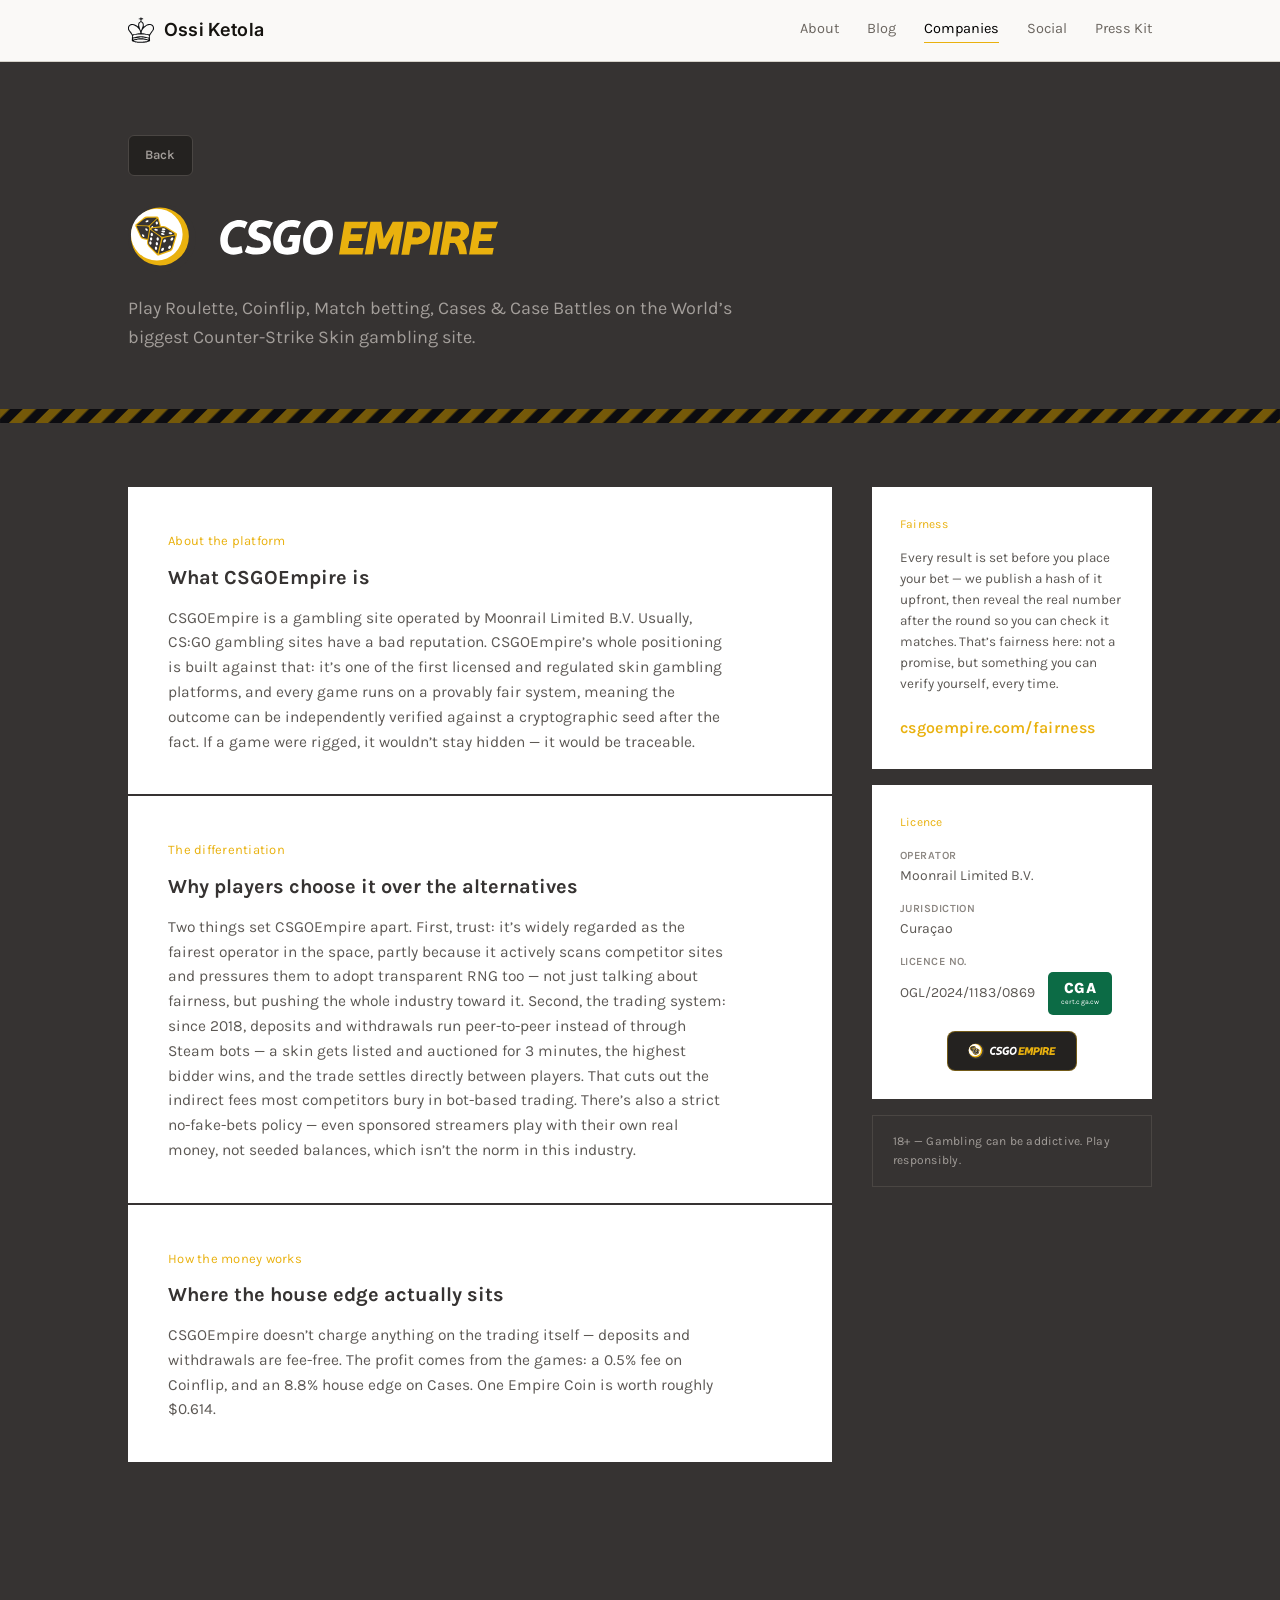
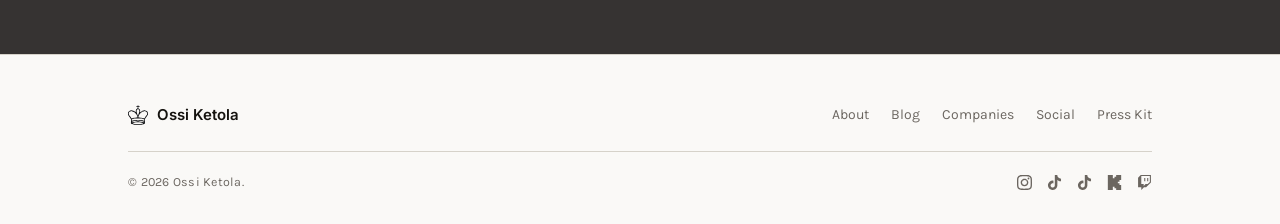
<file: companies/csgoempire.html>
<!DOCTYPE html>
<html lang="en">
<head>
<meta charset="UTF-8">
<meta name="viewport" content="width=device-width, initial-scale=1.0">
<title>CSGOEmpire — Ossi Ketola</title>
<meta name="description" content="CSGOEmpire, founded by Ossi Ketola.">
<meta property="og:type" content="website">
<meta property="og:url" content="https://olsujofa.github.io/ossi-ketola-website/companies/csgoempire.html">
<meta property="og:title" content="CSGOEmpire — Ossi Ketola">
<meta property="og:description" content="CSGOEmpire, founded by Ossi Ketola.">
<meta property="og:image" content="https://olsujofa.github.io/ossi-ketola-website/assets/og-card.png">
<meta name="twitter:card" content="summary_large_image">
<meta name="twitter:title" content="CSGOEmpire — Ossi Ketola">
<meta name="twitter:description" content="CSGOEmpire, founded by Ossi Ketola.">
<meta name="twitter:image" content="https://olsujofa.github.io/ossi-ketola-website/assets/og-card.png">
<link rel="icon" type="image/svg+xml" href="../favicon.svg">
<link rel="preconnect" href="https://fonts.googleapis.com">
<link rel="preconnect" href="https://fonts.gstatic.com" crossorigin>
<link href="https://fonts.googleapis.com/css2?family=Inter:wght@600&amp;family=Karla:wght@400;500;700;800&amp;display=swap" rel="stylesheet">
<link rel="stylesheet" href="../styles.css">
<style>
  /* CSGOEmpire page-scoped palette — the platform's actual brand colors (from the
     official logo mark and a provided swatch reference): Galliano gold, White, and
     Jade green, plus the logo's own charcoal. One flat charcoal ground throughout
     (no shifting section tones), gold for accents/kickers, white reserved for a
     single card surface, jade reserved for the one interactive accent. */
  .cs-scope{
    background:#363332;
    --charcoal:#363332;
    --line:#4a4643;
    --mute:#a39e9a;
    --gold:#e9b10e;
    --white:#ffffff;
    --jade:#01bf4d;
  }

  .cs-hero{
    background:var(--charcoal);
    padding:72px 0 56px;
    color:var(--white);
  }
  .cs-back{
    display:inline-flex; align-items:center;
    margin-bottom:28px; padding:9px 16px; border-radius:6px;
    background:#242220; border:1px solid var(--line);
    font-family:var(--body); font-weight:600; letter-spacing:0.01em; font-size:13px;
    color:var(--mute); text-decoration:none; transition:border-color .15s ease, color .15s ease;
  }
  .cs-back:hover{ color:var(--jade); border-color:rgba(1,191,77,.5); }
  .cs-title-row{ display:flex; align-items:center; gap:18px; }
  .cs-title-wordmark{ height:clamp(40px,7vw,68px); width:auto; display:block; }
  .cs-hero .lede{
    max-width:56ch; font-size:18px; color:var(--mute); margin:22px 0 0; line-height:1.65;
  }

  .cs-divider{
    height:14px;
    background:var(--charcoal) url("assets/csgoempire/divider.svg") center / cover no-repeat;
  }

  .cs-body{ background:var(--charcoal); padding:64px 0 96px; }
  .cs-panel{
    background:var(--white); color:var(--charcoal);
    padding:40px;
  }
  .cs-panel + .cs-panel{ margin-top:2px; }
  .cs-panel .kicker{ font-family:var(--body); letter-spacing:0.02em; font-size:13px; color:var(--gold); }
  .cs-panel h3{ font-family:var(--body); font-weight:700; font-size:20px; color:var(--charcoal); margin:8px 0 12px; }
  .cs-panel p{ color:#5c5854; font-size:15.5px; line-height:1.6; margin:0; max-width:62ch; }
  .cs-panel p + p{ margin-top:14px; }

  .cs-body-grid{ display:grid; grid-template-columns:1fr 280px; gap:2px 40px; align-items:start; }
  .cs-main{ display:flex; flex-direction:column; }
  .cs-side{ position:sticky; top:84px; display:flex; flex-direction:column; gap:16px; }
  .cs-side-card{ background:var(--white); color:var(--charcoal); padding:28px; }
  .cs-side-card .kicker{ display:block; font-family:var(--body); letter-spacing:0.02em; font-size:12px; color:var(--gold); }
  .cs-side-line{ font-size:14px; margin:16px 0 0; line-height:1.4; color:#5c5854; }
  .cs-side-line strong{
    display:block; font-size:11px; text-transform:uppercase; letter-spacing:.04em;
    color:#8a8580; font-weight:600; margin-bottom:2px;
  }
  .cs-side-fair-text{
    font-size:13.5px; line-height:1.55; color:#5c5854; margin:14px 0 0;
  }
  .cs-side-fair-link{
    display:inline-block; margin-top:20px; font-family:var(--body); letter-spacing:0.02em; font-size:16px;
    color:var(--gold); text-decoration:none; font-weight:600;
  }
  .cs-side-fair-link:hover{ color:var(--jade); }
  .cs-side-notice{
    font-family:var(--body); letter-spacing:0.02em; font-size:12px; color:var(--mute); margin:0;
    padding:16px 20px; border:1px solid var(--line);
  }
  @media (max-width:860px){
    .cs-body-grid{ grid-template-columns:1fr; }
    .cs-side{ position:static; margin-top:2px; }
  }

  /* CGA certificate badge — mirrors the real Curaçao Gaming Authority verification
     seal (green card, CGA mark, cert.cga.cw), linked to the actual certificate.
     Sits right in the licence card, next to the number it's verifying. */
  .cga-badge{
    display:inline-flex; flex-direction:column; align-items:center; justify-content:center;
    vertical-align:middle; margin-left:10px;
    width:64px; padding:9px 4px 7px; gap:2px; flex-shrink:0;
    background:#0c6b45; border-radius:5px; text-decoration:none;
    transition:background .15s ease;
  }
  .cga-badge:hover{ background:#0a5c3a; }
  .cga-badge-title{
    font-family:var(--body); font-weight:800; font-size:15px; line-height:1;
    color:#fff; letter-spacing:0.01em;
  }
  .cga-badge-sub{
    font-family:var(--body); font-size:7px; color:#fff; letter-spacing:0.01em;
  }

  /* CSGOEmpire wordmark button — same lockup as the Duel.com button (dark
     brand-colored chip), using the real CSGOEmpire wordmark mark, bottom-centered. */
  .cs-logo-btn-wrap{ display:flex; justify-content:center; margin:16px 0 0; }
  .cs-logo-btn{
    display:inline-flex; align-items:center; justify-content:center;
    padding:11px 20px; border-radius:8px;
    background:#242220; border:1px solid rgba(233,177,14,.4);
    text-decoration:none; transition:border-color .15s ease;
  }
  .cs-logo-btn img{ height:16px; width:auto; display:block; }
  .cs-logo-btn:hover{ border-color:rgba(233,177,14,.8); }

</style>
<!-- page transitions: company pages rise in / drop away (see slides.js) -->
<style>@view-transition{navigation:auto}</style>
<script src="../slides.js"></script>
<script src="../to-top.js" defer></script>
</head>
<body class="cs-scope">

<header class="site-header">
  <div class="wrap">
    <a class="brand" href="../index.html">
      <svg viewBox="0 0 56.88 55.63" width="26" height="26">
        <path fill="#0b0d10" fill-rule="evenodd" d="M27.99 0C27.99 0 29.12 0.25 29.12 0.25C29.12 0.25 29.74 2.38 29.74 2.38C29.74 2.38 32.16 2.5 32.74 2.63C33.33 2.75 33.18 2.83 33.24 3.13C33.31 3.42 33.12 4.38 33.12 4.38C33.12 4.38 30.85 4.5 30.24 4.63C29.64 4.75 29.64 4.52 29.49 5.13C29.35 5.73 29.31 7.58 29.37 8.25C29.43 8.92 29.39 8.73 29.87 9.13C30.35 9.52 31.52 9.83 32.24 10.63C32.97 11.42 33.87 12.29 34.24 13.88C34.62 15.46 34.49 20.13 34.49 20.13C34.49 20.13 34.22 20.69 35.37 20C36.52 19.31 39.74 16.85 41.37 16C43 15.15 43.89 15.08 45.12 14.88C46.35 14.67 47.41 14.5 48.75 14.75C50.08 15 52.04 15.75 53.12 16.38C54.2 17 54.68 17.71 55.25 18.5C55.81 19.29 56.22 20.21 56.5 21.13C56.77 22.04 56.93 22.9 56.87 24C56.81 25.1 57.52 25.23 56.12 27.75C54.72 30.27 49.85 36.25 48.5 39.13C47.14 42 48.04 42.94 48 45C47.95 47.06 48.39 50.23 48.25 51.5C48.1 52.77 48.31 52.08 47.12 52.63C45.93 53.17 43.06 54.25 41.12 54.75C39.18 55.25 38.85 55.48 35.49 55.63C32.14 55.77 24.31 55.77 20.99 55.63C17.68 55.48 17.58 55.27 15.62 54.75C13.66 54.23 10.45 53.08 9.24 52.5C8.04 51.92 8.47 52.71 8.37 51.25C8.27 49.79 8.66 45.81 8.62 43.75C8.58 41.69 9.35 41.33 8.12 38.88C6.89 36.42 2.58 31.1 1.24 29C-0.09 26.9 0.33 27.42 0.12 26.25C-0.09 25.08 -0.21 23.27 -0.01 22C0.2 20.73 0.72 19.6 1.37 18.63C2.02 17.65 2.89 16.75 3.87 16.13C4.85 15.5 6.08 15.1 7.24 14.88C8.41 14.65 9.58 14.58 10.87 14.75C12.16 14.92 13.12 14.98 15 15.88C16.87 16.77 22.12 20.13 22.12 20.13C22.12 20.13 22.27 15.04 22.62 13.5C22.97 11.96 23.62 11.54 24.24 10.88C24.87 10.21 25.83 10.02 26.37 9.5C26.91 8.98 27.33 8.48 27.49 7.75C27.66 7.02 27.49 5.65 27.37 5.13C27.24 4.6 27.37 4.75 26.74 4.63C26.12 4.5 23.62 4.38 23.62 4.38C23.62 4.38 23.43 3.42 23.49 3.13C23.56 2.83 23.43 2.73 23.99 2.63C24.56 2.52 26.87 2.5 26.87 2.5C26.87 2.5 27.99 0 27.99 0ZM46.5 16.88C45.39 17.06 43.52 17.6 42.25 18.13C40.97 18.65 40.35 18.83 38.87 20C37.39 21.17 34.77 23.42 33.37 25.13C31.97 26.83 31.08 28.88 30.49 30.25C29.91 31.63 29.89 32.56 29.87 33.38C29.85 34.19 30.37 35.13 30.37 35.13C30.37 35.13 35.37 35.5 37.87 35.88C40.37 36.25 43.91 37.13 45.37 37.38C46.83 37.63 46.29 37.48 46.62 37.38C46.95 37.27 46.89 37.46 47.37 36.75C47.85 36.04 48.5 34.56 49.5 33.13C50.5 31.69 52.56 29.38 53.37 28.13C54.18 26.88 54.18 26.46 54.37 25.63C54.56 24.79 54.56 23.92 54.5 23.13C54.43 22.33 54.39 21.65 54 20.88C53.6 20.1 52.97 19.15 52.12 18.5C51.27 17.85 49.81 17.27 48.87 17C47.93 16.73 47.6 16.69 46.5 16.88ZM8.37 16.88C7.58 17.04 6.31 17.44 5.49 17.88C4.68 18.31 4.02 18.83 3.49 19.5C2.97 20.17 2.58 20.96 2.37 21.88C2.16 22.79 2.06 23.92 2.24 25C2.43 26.08 2.68 27.04 3.49 28.38C4.31 29.71 6.12 31.56 7.12 33C8.12 34.44 8.79 36.27 9.49 37C10.2 37.73 9.83 37.56 11.37 37.38C12.91 37.19 16.24 36.25 18.74 35.88C21.24 35.5 26.37 35.13 26.37 35.13C26.37 35.13 26.89 34.42 26.87 33.63C26.85 32.83 26.7 31.6 26.24 30.38C25.79 29.15 24.89 27.44 24.12 26.25C23.35 25.06 22.64 24.27 21.62 23.25C20.6 22.23 19.14 20.96 17.99 20.13C16.85 19.29 16.04 18.79 14.75 18.25C13.45 17.71 11.31 17.1 10.25 16.88C9.18 16.65 9.16 16.71 8.37 16.88ZM26.62 37.63C23.99 37.63 22.97 37.54 20.49 37.88C18.02 38.21 13.37 39.1 11.75 39.63C10.12 40.15 10.89 40.42 10.75 41C10.6 41.58 10.75 42.6 10.87 43.13C11 43.65 11.5 44.13 11.5 44.13C11.5 44.13 14.06 43.27 16.37 42.88C18.68 42.48 21.91 41.83 25.37 41.75C28.83 41.67 33.93 41.98 37.12 42.38C40.31 42.77 43.06 43.94 44.5 44.13C45.93 44.31 45.75 43.5 45.75 43.5C45.75 43.5 46 41.02 45.87 40.38C45.75 39.73 46.6 40.04 45 39.63C43.39 39.21 39.31 38.21 36.24 37.88C33.18 37.54 29.24 37.63 26.62 37.63ZM25.24 48.38C22.52 48.38 21.99 48.52 20.12 48.88C18.24 49.23 15.12 50.15 14 50.5C12.87 50.85 13.37 51 13.37 51C13.37 51 13.14 51.35 13.62 51.63C14.1 51.9 14.89 52.35 16.24 52.63C17.6 52.9 19.08 53.13 21.74 53.25C24.41 53.38 29.12 53.48 32.24 53.38C35.37 53.27 38.64 52.96 40.49 52.63C42.35 52.29 43.37 51.38 43.37 51.38C43.37 51.38 43.77 50.92 42.62 50.5C41.47 50.08 39.39 49.23 36.49 48.88C33.6 48.52 27.97 48.38 25.24 48.38ZM27.74 11.13C26.95 11.29 25.99 12.35 25.49 12.88C24.99 13.4 24.89 13.21 24.74 14.25C24.6 15.29 24.14 16.77 24.62 19.13C25.1 21.48 26.95 26.77 27.62 28.38C28.29 29.98 28.62 28.75 28.62 28.75C28.62 28.75 31.41 21.69 31.99 19.38C32.58 17.06 32.41 16.13 32.12 14.88C31.83 13.63 30.97 12.5 30.24 11.88C29.52 11.25 28.54 10.96 27.74 11.13ZM25.62 44C22.62 44.33 15.54 45.46 13.12 46C10.7 46.54 11.47 46.88 11.12 47.25C10.77 47.63 10.91 48 11 48.25C11.08 48.5 9.33 49.13 11.62 48.75C13.91 48.38 21.31 46.46 24.74 46C28.18 45.54 29.37 45.69 32.24 46C35.12 46.31 39.97 47.42 42 47.88C44.02 48.33 43.75 48.69 44.37 48.75C45 48.81 45.75 48.25 45.75 48.25C45.75 48.25 46.04 47.35 45.25 46.88C44.45 46.4 43.35 45.85 41 45.38C38.64 44.9 33.68 44.23 31.12 44C28.56 43.77 28.62 43.67 25.62 44Z"/>
      </svg>
      <span class="wordmark">Ossi Ketola</span>
    </a>
    <nav class="site-nav">
      <a href="../index.html">About</a>
      <a href="../blog/index.html">Blog</a>
      <div class="nav-dropdown">
        <a href="index.html" aria-current="page">Companies</a>
        <div class="nav-dropdown-menu">
          <a href="duel.html">Duel.com</a>
          <a href="csgoempire.html">CSGOEmpire</a>
          <a href="castle.html">The Castle</a>
        </div>
      </div>
      <a href="../social.html">Social</a>
      <a href="../press.html">Press Kit</a>
    </nav>
  </div>
</header>

<section class="cs-hero">
  <div class="wrap">
    <a class="cs-back" href="index.html" data-back>Back</a>
    <div class="cs-title-row">
      <img src="assets/csgoempire/wordmark.svg" alt="CSGOEmpire" class="cs-title-wordmark">
    </div>
    <p class="lede">Play Roulette, Coinflip, Match betting, Cases &amp; Case Battles on the World&rsquo;s biggest Counter-Strike Skin gambling site.</p>
  </div>
</section>

<div class="cs-divider"></div>

<section class="cs-body">
  <div class="wrap cs-body-grid">
  <div class="cs-main">
    <div class="cs-panel">
      <span class="kicker">About the platform</span>
      <h3>What CSGOEmpire is</h3>
      <p>CSGOEmpire is a gambling site operated by Moonrail Limited B.V. Usually, CS:GO gambling sites have a bad reputation. CSGOEmpire&rsquo;s whole positioning is built against that: it&rsquo;s one of the first licensed and regulated skin gambling platforms, and every game runs on a provably fair system, meaning the outcome can be independently verified against a cryptographic seed after the fact. If a game were rigged, it wouldn&rsquo;t stay hidden &mdash; it would be traceable.</p>
    </div>

    <div class="cs-panel">
      <span class="kicker">The differentiation</span>
      <h3>Why players choose it over the alternatives</h3>
      <p>Two things set CSGOEmpire apart. First, trust: it&rsquo;s widely regarded as the fairest operator in the space, partly because it actively scans competitor sites and pressures them to adopt transparent RNG too &mdash; not just talking about fairness, but pushing the whole industry toward it. Second, the trading system: since 2018, deposits and withdrawals run peer-to-peer instead of through Steam bots &mdash; a skin gets listed and auctioned for 3 minutes, the highest bidder wins, and the trade settles directly between players. That cuts out the indirect fees most competitors bury in bot-based trading. There&rsquo;s also a strict no-fake-bets policy &mdash; even sponsored streamers play with their own real money, not seeded balances, which isn&rsquo;t the norm in this industry.</p>
    </div>

    <div class="cs-panel">
      <span class="kicker">How the money works</span>
      <h3>Where the house edge actually sits</h3>
      <p>CSGOEmpire doesn&rsquo;t charge anything on the trading itself &mdash; deposits and withdrawals are fee-free. The profit comes from the games: a 0.5% fee on Coinflip, and an 8.8% house edge on Cases. One Empire Coin is worth roughly $0.614.</p>
    </div>
  </div>

  <aside class="cs-side">
    <div class="cs-side-card">
      <span class="kicker">Fairness</span>
      <p class="cs-side-fair-text">Every result is set before you place your bet &mdash; we publish a hash of it upfront, then reveal the real number after the round so you can check it matches. That&rsquo;s fairness here: not a promise, but something you can verify yourself, every time.</p>
      <a class="cs-side-fair-link" href="https://csgoempire.com/fairness" target="_blank" rel="noopener noreferrer">csgoempire.com/fairness</a>
    </div>

    <div class="cs-side-card">
      <span class="kicker">Licence</span>
      <p class="cs-side-line"><strong>Operator</strong>Moonrail Limited B.V.</p>
      <p class="cs-side-line"><strong>Jurisdiction</strong>Cura&ccedil;ao</p>
      <p class="cs-side-line"><strong>Licence No.</strong>OGL/2024/1183/0869 <a class="cga-badge" href="https://cert.cga.cw/certificate?id=[base64]" target="_blank" rel="noopener noreferrer" aria-label="View CSGOEmpire's Curaçao Gaming Authority certificate">
        <span class="cga-badge-title">CGA</span>
        <span class="cga-badge-sub">cert.cga.cw</span>
      </a></p>
      <div class="cs-logo-btn-wrap">
        <a class="cs-logo-btn" href="https://csgoempire.com" target="_blank" rel="noopener noreferrer" aria-label="CSGOEmpire">
          <img src="assets/csgoempire/wordmark.svg" alt="">
        </a>
      </div>
    </div>

    <p class="cs-side-notice">18+ &mdash; Gambling can be addictive. Play responsibly.</p>
  </aside>
  </div>
</section>

<footer class="site-footer">
  <div class="wrap">
    <div class="site-footer-top">
      <a class="footer-brand" href="../index.html">
        <svg viewBox="0 0 56.88 55.63" width="20" height="20">
          <path fill="#0b0d10" fill-rule="evenodd" d="M27.99 0C27.99 0 29.12 0.25 29.12 0.25C29.12 0.25 29.74 2.38 29.74 2.38C29.74 2.38 32.16 2.5 32.74 2.63C33.33 2.75 33.18 2.83 33.24 3.13C33.31 3.42 33.12 4.38 33.12 4.38C33.12 4.38 30.85 4.5 30.24 4.63C29.64 4.75 29.64 4.52 29.49 5.13C29.35 5.73 29.31 7.58 29.37 8.25C29.43 8.92 29.39 8.73 29.87 9.13C30.35 9.52 31.52 9.83 32.24 10.63C32.97 11.42 33.87 12.29 34.24 13.88C34.62 15.46 34.49 20.13 34.49 20.13C34.49 20.13 34.22 20.69 35.37 20C36.52 19.31 39.74 16.85 41.37 16C43 15.15 43.89 15.08 45.12 14.88C46.35 14.67 47.41 14.5 48.75 14.75C50.08 15 52.04 15.75 53.12 16.38C54.2 17 54.68 17.71 55.25 18.5C55.81 19.29 56.22 20.21 56.5 21.13C56.77 22.04 56.93 22.9 56.87 24C56.81 25.1 57.52 25.23 56.12 27.75C54.72 30.27 49.85 36.25 48.5 39.13C47.14 42 48.04 42.94 48 45C47.95 47.06 48.39 50.23 48.25 51.5C48.1 52.77 48.31 52.08 47.12 52.63C45.93 53.17 43.06 54.25 41.12 54.75C39.18 55.25 38.85 55.48 35.49 55.63C32.14 55.77 24.31 55.77 20.99 55.63C17.68 55.48 17.58 55.27 15.62 54.75C13.66 54.23 10.45 53.08 9.24 52.5C8.04 51.92 8.47 52.71 8.37 51.25C8.27 49.79 8.66 45.81 8.62 43.75C8.58 41.69 9.35 41.33 8.12 38.88C6.89 36.42 2.58 31.1 1.24 29C-0.09 26.9 0.33 27.42 0.12 26.25C-0.09 25.08 -0.21 23.27 -0.01 22C0.2 20.73 0.72 19.6 1.37 18.63C2.02 17.65 2.89 16.75 3.87 16.13C4.85 15.5 6.08 15.1 7.24 14.88C8.41 14.65 9.58 14.58 10.87 14.75C12.16 14.92 13.12 14.98 15 15.88C16.87 16.77 22.12 20.13 22.12 20.13C22.12 20.13 22.27 15.04 22.62 13.5C22.97 11.96 23.62 11.54 24.24 10.88C24.87 10.21 25.83 10.02 26.37 9.5C26.91 8.98 27.33 8.48 27.49 7.75C27.66 7.02 27.49 5.65 27.37 5.13C27.24 4.6 27.37 4.75 26.74 4.63C26.12 4.5 23.62 4.38 23.62 4.38C23.62 4.38 23.43 3.42 23.49 3.13C23.56 2.83 23.43 2.73 23.99 2.63C24.56 2.52 26.87 2.5 26.87 2.5C26.87 2.5 27.99 0 27.99 0ZM46.5 16.88C45.39 17.06 43.52 17.6 42.25 18.13C40.97 18.65 40.35 18.83 38.87 20C37.39 21.17 34.77 23.42 33.37 25.13C31.97 26.83 31.08 28.88 30.49 30.25C29.91 31.63 29.89 32.56 29.87 33.38C29.85 34.19 30.37 35.13 30.37 35.13C30.37 35.13 35.37 35.5 37.87 35.88C40.37 36.25 43.91 37.13 45.37 37.38C46.83 37.63 46.29 37.48 46.62 37.38C46.95 37.27 46.89 37.46 47.37 36.75C47.85 36.04 48.5 34.56 49.5 33.13C50.5 31.69 52.56 29.38 53.37 28.13C54.18 26.88 54.18 26.46 54.37 25.63C54.56 24.79 54.56 23.92 54.5 23.13C54.43 22.33 54.39 21.65 54 20.88C53.6 20.1 52.97 19.15 52.12 18.5C51.27 17.85 49.81 17.27 48.87 17C47.93 16.73 47.6 16.69 46.5 16.88ZM8.37 16.88C7.58 17.04 6.31 17.44 5.49 17.88C4.68 18.31 4.02 18.83 3.49 19.5C2.97 20.17 2.58 20.96 2.37 21.88C2.16 22.79 2.06 23.92 2.24 25C2.43 26.08 2.68 27.04 3.49 28.38C4.31 29.71 6.12 31.56 7.12 33C8.12 34.44 8.79 36.27 9.49 37C10.2 37.73 9.83 37.56 11.37 37.38C12.91 37.19 16.24 36.25 18.74 35.88C21.24 35.5 26.37 35.13 26.37 35.13C26.37 35.13 26.89 34.42 26.87 33.63C26.85 32.83 26.7 31.6 26.24 30.38C25.79 29.15 24.89 27.44 24.12 26.25C23.35 25.06 22.64 24.27 21.62 23.25C20.6 22.23 19.14 20.96 17.99 20.13C16.85 19.29 16.04 18.79 14.75 18.25C13.45 17.71 11.31 17.1 10.25 16.88C9.18 16.65 9.16 16.71 8.37 16.88ZM26.62 37.63C23.99 37.63 22.97 37.54 20.49 37.88C18.02 38.21 13.37 39.1 11.75 39.63C10.12 40.15 10.89 40.42 10.75 41C10.6 41.58 10.75 42.6 10.87 43.13C11 43.65 11.5 44.13 11.5 44.13C11.5 44.13 14.06 43.27 16.37 42.88C18.68 42.48 21.91 41.83 25.37 41.75C28.83 41.67 33.93 41.98 37.12 42.38C40.31 42.77 43.06 43.94 44.5 44.13C45.93 44.31 45.75 43.5 45.75 43.5C45.75 43.5 46 41.02 45.87 40.38C45.75 39.73 46.6 40.04 45 39.63C43.39 39.21 39.31 38.21 36.24 37.88C33.18 37.54 29.24 37.63 26.62 37.63ZM25.24 48.38C22.52 48.38 21.99 48.52 20.12 48.88C18.24 49.23 15.12 50.15 14 50.5C12.87 50.85 13.37 51 13.37 51C13.37 51 13.14 51.35 13.62 51.63C14.1 51.9 14.89 52.35 16.24 52.63C17.6 52.9 19.08 53.13 21.74 53.25C24.41 53.38 29.12 53.48 32.24 53.38C35.37 53.27 38.64 52.96 40.49 52.63C42.35 52.29 43.37 51.38 43.37 51.38C43.37 51.38 43.77 50.92 42.62 50.5C41.47 50.08 39.39 49.23 36.49 48.88C33.6 48.52 27.97 48.38 25.24 48.38ZM27.74 11.13C26.95 11.29 25.99 12.35 25.49 12.88C24.99 13.4 24.89 13.21 24.74 14.25C24.6 15.29 24.14 16.77 24.62 19.13C25.1 21.48 26.95 26.77 27.62 28.38C28.29 29.98 28.62 28.75 28.62 28.75C28.62 28.75 31.41 21.69 31.99 19.38C32.58 17.06 32.41 16.13 32.12 14.88C31.83 13.63 30.97 12.5 30.24 11.88C29.52 11.25 28.54 10.96 27.74 11.13ZM25.62 44C22.62 44.33 15.54 45.46 13.12 46C10.7 46.54 11.47 46.88 11.12 47.25C10.77 47.63 10.91 48 11 48.25C11.08 48.5 9.33 49.13 11.62 48.75C13.91 48.38 21.31 46.46 24.74 46C28.18 45.54 29.37 45.69 32.24 46C35.12 46.31 39.97 47.42 42 47.88C44.02 48.33 43.75 48.69 44.37 48.75C45 48.81 45.75 48.25 45.75 48.25C45.75 48.25 46.04 47.35 45.25 46.88C44.45 46.4 43.35 45.85 41 45.38C38.64 44.9 33.68 44.23 31.12 44C28.56 43.77 28.62 43.67 25.62 44Z"/>
        </svg>
        <span>Ossi Ketola</span>
      </a>
      <nav class="site-footer-nav">
        <a href="../index.html">About</a>
        <a href="../blog/index.html">Blog</a>
        <a href="index.html">Companies</a>
        <a href="../social.html">Social</a>
        <a href="../press.html">Press Kit</a>
      </nav>
    </div>
    <div class="site-footer-bottom">
      <span>&copy; 2026 Ossi Ketola.</span>
      <div class="footer-social">
        <a class="footer-social-link" href="https://www.instagram.com/ossi/" target="_blank" rel="noopener noreferrer" aria-label="Ossi Ketola on Instagram"><svg viewBox="0 0 24 24" width="15" height="15" aria-hidden="true" focusable="false"><path fill="currentColor" d="M7.0301.084c-1.2768.0602-2.1487.264-2.911.5634-.7888.3075-1.4575.72-2.1228 1.3877-.6652.6677-1.075 1.3368-1.3802 2.127-.2954.7638-.4956 1.6365-.552 2.914-.0564 1.2775-.0689 1.6882-.0626 4.947.0062 3.2586.0206 3.6671.0825 4.9473.061 1.2765.264 2.1482.5635 2.9107.308.7889.72 1.4573 1.388 2.1228.6679.6655 1.3365 1.0743 2.1285 1.38.7632.295 1.6361.4961 2.9134.552 1.2773.056 1.6884.069 4.9462.0627 3.2578-.0062 3.668-.0207 4.9478-.0814 1.28-.0607 2.147-.2652 2.9098-.5633.7889-.3086 1.4578-.72 2.1228-1.3881.665-.6682 1.0745-1.3378 1.3795-2.1284.2957-.7632.4966-1.636.552-2.9124.056-1.2809.0692-1.6898.063-4.948-.0063-3.2583-.021-3.6668-.0817-4.9465-.0607-1.2797-.264-2.1487-.5633-2.9117-.3084-.7889-.72-1.4568-1.3876-2.1228C21.2982 1.33 20.628.9208 19.8378.6165 19.074.321 18.2017.1197 16.9244.0645 15.6471.0093 15.236-.005 11.977.0014 8.718.0076 8.31.0215 7.0301.0839m.1402 21.6932c-1.17-.0509-1.8053-.2453-2.2287-.408-.5606-.216-.96-.4771-1.3819-.895-.422-.4178-.6811-.8186-.9-1.378-.1644-.4234-.3624-1.058-.4171-2.228-.0595-1.2645-.072-1.6442-.079-4.848-.007-3.2037.0053-3.583.0607-4.848.05-1.169.2456-1.805.408-2.2282.216-.5613.4762-.96.895-1.3816.4188-.4217.8184-.6814 1.3783-.9003.423-.1651 1.0575-.3614 2.227-.4171 1.2655-.06 1.6447-.072 4.848-.079 3.2033-.007 3.5835.005 4.8495.0608 1.169.0508 1.8053.2445 2.228.408.5608.216.96.4754 1.3816.895.4217.4194.6816.8176.9005 1.3787.1653.4217.3617 1.056.4169 2.2263.0602 1.2655.0739 1.645.0796 4.848.0058 3.203-.0055 3.5834-.061 4.848-.051 1.17-.245 1.8055-.408 2.2294-.216.5604-.4763.96-.8954 1.3814-.419.4215-.8181.6811-1.3783.9-.4224.1649-1.0577.3617-2.2262.4174-1.2656.0595-1.6448.072-4.8493.079-3.2045.007-3.5825-.006-4.848-.0608M16.953 5.5864A1.44 1.44 0 1 0 18.39 4.144a1.44 1.44 0 0 0-1.437 1.4424M5.8385 12.012c.0067 3.4032 2.7706 6.1557 6.173 6.1493 3.4026-.0065 6.157-2.7701 6.1506-6.1733-.0065-3.4032-2.771-6.1565-6.174-6.1498-3.403.0067-6.156 2.771-6.1496 6.1738M8 12.0077a4 4 0 1 1 4.008 3.9921A3.9996 3.9996 0 0 1 8 12.0077"/></svg></a>
        <a class="footer-social-link" href="https://www.tiktok.com/@ossi.v2" target="_blank" rel="noopener noreferrer" aria-label="Ossi Ketola on TikTok (@ossi.v2)"><svg viewBox="0 0 24 24" width="15" height="15" aria-hidden="true" focusable="false"><path fill="currentColor" d="M12.525.02c1.31-.02 2.61-.01 3.91-.02.08 1.53.63 3.09 1.75 4.17 1.12 1.11 2.7 1.62 4.24 1.79v4.03c-1.44-.05-2.89-.35-4.2-.97-.57-.26-1.1-.59-1.62-.93-.01 2.92.01 5.84-.02 8.75-.08 1.4-.54 2.79-1.35 3.94-1.31 1.92-3.58 3.17-5.91 3.21-1.43.08-2.86-.31-4.08-1.03-2.02-1.19-3.44-3.37-3.65-5.71-.02-.5-.03-1-.01-1.49.18-1.9 1.12-3.72 2.58-4.96 1.66-1.44 3.98-2.13 6.15-1.72.02 1.48-.04 2.96-.04 4.44-.99-.32-2.15-.23-3.02.37-.63.41-1.11 1.04-1.36 1.75-.21.51-.15 1.07-.14 1.61.24 1.64 1.82 3.02 3.5 2.87 1.12-.01 2.19-.66 2.77-1.61.19-.33.4-.67.41-1.06.1-1.79.06-3.57.07-5.36.01-4.03-.01-8.05.02-12.07z"/></svg></a>
        <a class="footer-social-link" href="https://www.tiktok.com/@monarch" target="_blank" rel="noopener noreferrer" aria-label="Ossi Ketola on TikTok (@monarch)"><svg viewBox="0 0 24 24" width="15" height="15" aria-hidden="true" focusable="false"><path fill="currentColor" d="M12.525.02c1.31-.02 2.61-.01 3.91-.02.08 1.53.63 3.09 1.75 4.17 1.12 1.11 2.7 1.62 4.24 1.79v4.03c-1.44-.05-2.89-.35-4.2-.97-.57-.26-1.1-.59-1.62-.93-.01 2.92.01 5.84-.02 8.75-.08 1.4-.54 2.79-1.35 3.94-1.31 1.92-3.58 3.17-5.91 3.21-1.43.08-2.86-.31-4.08-1.03-2.02-1.19-3.44-3.37-3.65-5.71-.02-.5-.03-1-.01-1.49.18-1.9 1.12-3.72 2.58-4.96 1.66-1.44 3.98-2.13 6.15-1.72.02 1.48-.04 2.96-.04 4.44-.99-.32-2.15-.23-3.02.37-.63.41-1.11 1.04-1.36 1.75-.21.51-.15 1.07-.14 1.61.24 1.64 1.82 3.02 3.5 2.87 1.12-.01 2.19-.66 2.77-1.61.19-.33.4-.67.41-1.06.1-1.79.06-3.57.07-5.36.01-4.03-.01-8.05.02-12.07z"/></svg></a>
        <a class="footer-social-link" href="https://kick.com/monarch" target="_blank" rel="noopener noreferrer" aria-label="Ossi Ketola on Kick"><svg viewBox="0 0 24 24" width="15" height="15" aria-hidden="true" focusable="false"><path fill="currentColor" d="M1.333 0h8v5.333H12V2.667h2.667V0h8v8H20v2.667h-2.667v2.666H20V16h2.667v8h-8v-2.667H12v-2.666H9.333V24h-8Z"/></svg></a>
        <a class="footer-social-link" href="https://www.twitch.tv/monarch" target="_blank" rel="noopener noreferrer" aria-label="Ossi Ketola on Twitch"><svg viewBox="0 0 24 24" width="15" height="15" aria-hidden="true" focusable="false"><path fill="currentColor" d="M11.571 4.714h1.715v5.143H11.57zm4.715 0H18v5.143h-1.714zM6 0L1.714 4.286v15.428h5.143V24l4.286-4.286h3.428L22.286 12V0zm14.571 11.143l-3.428 3.428h-3.429l-3 3v-3H6.857V1.714h13.714Z"/></svg></a>
      </div>
    </div>
  </div>
</footer>

</body>
</html>
</file>
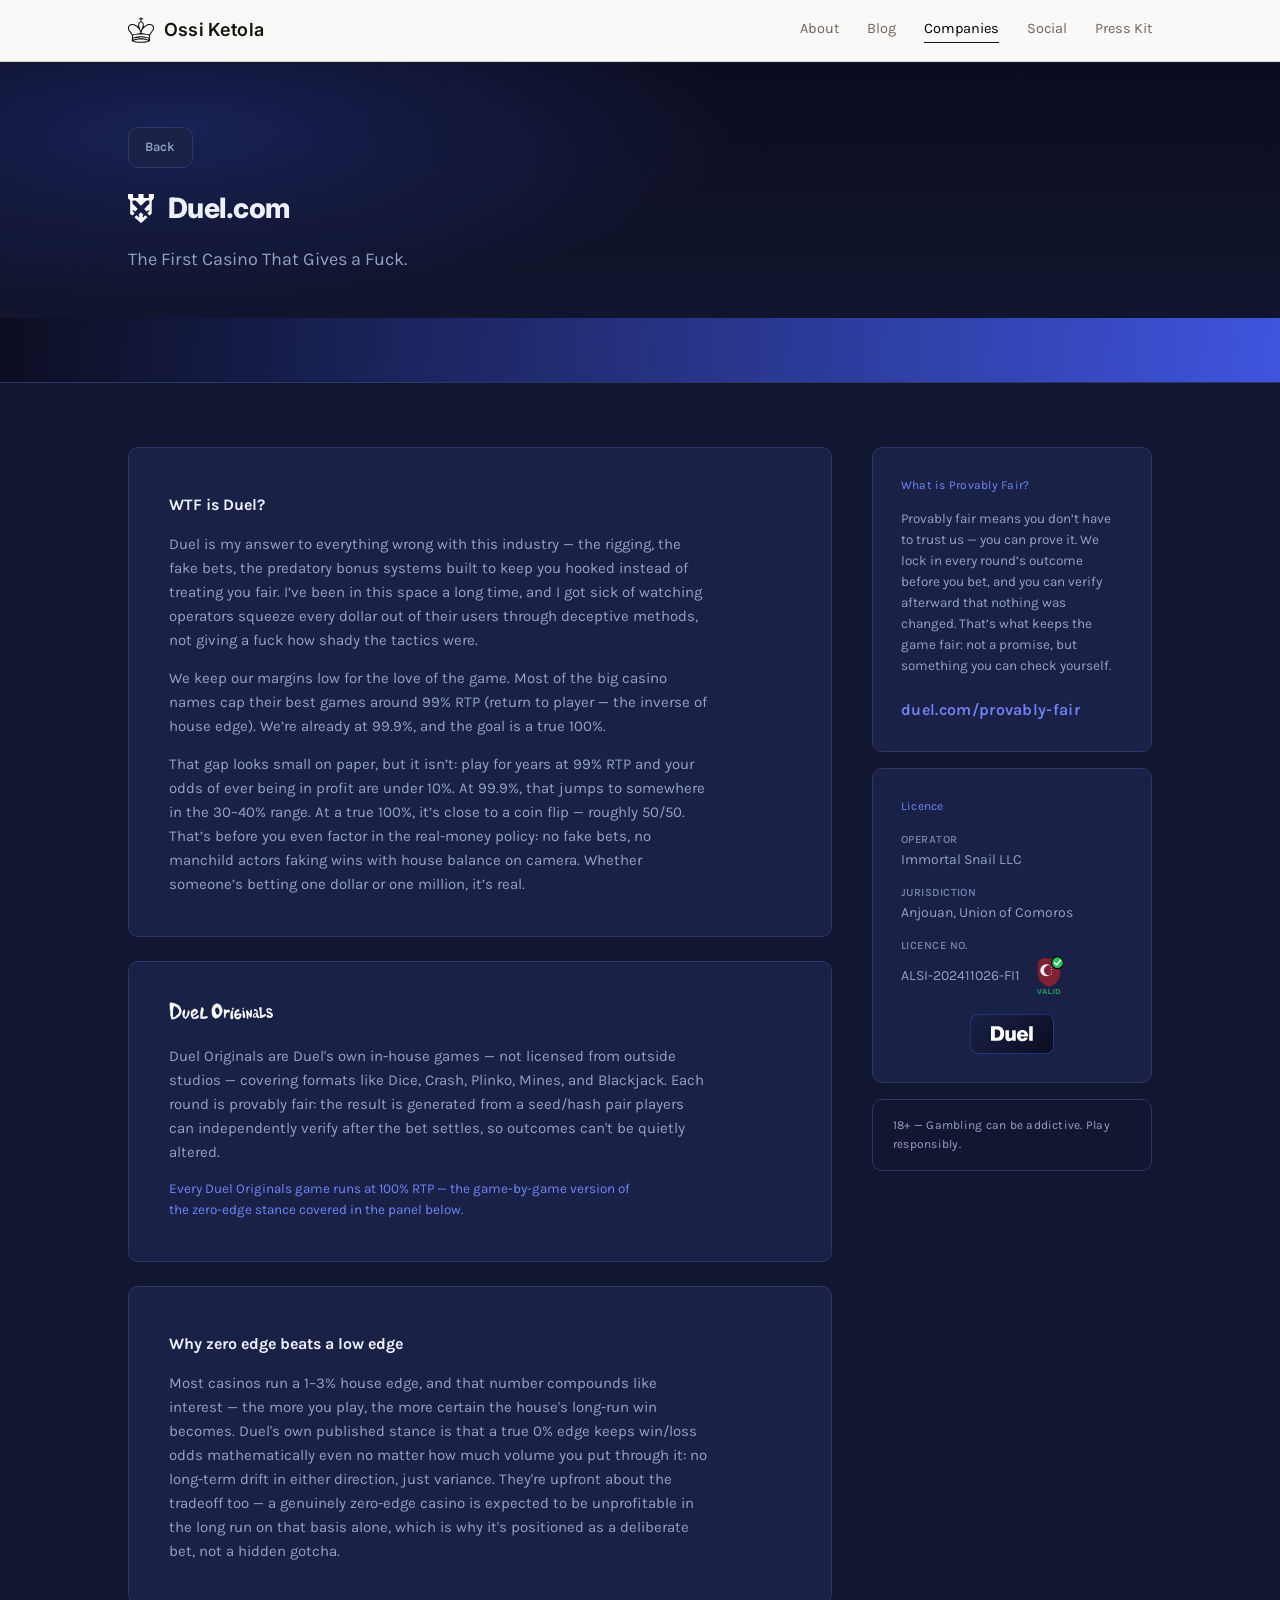
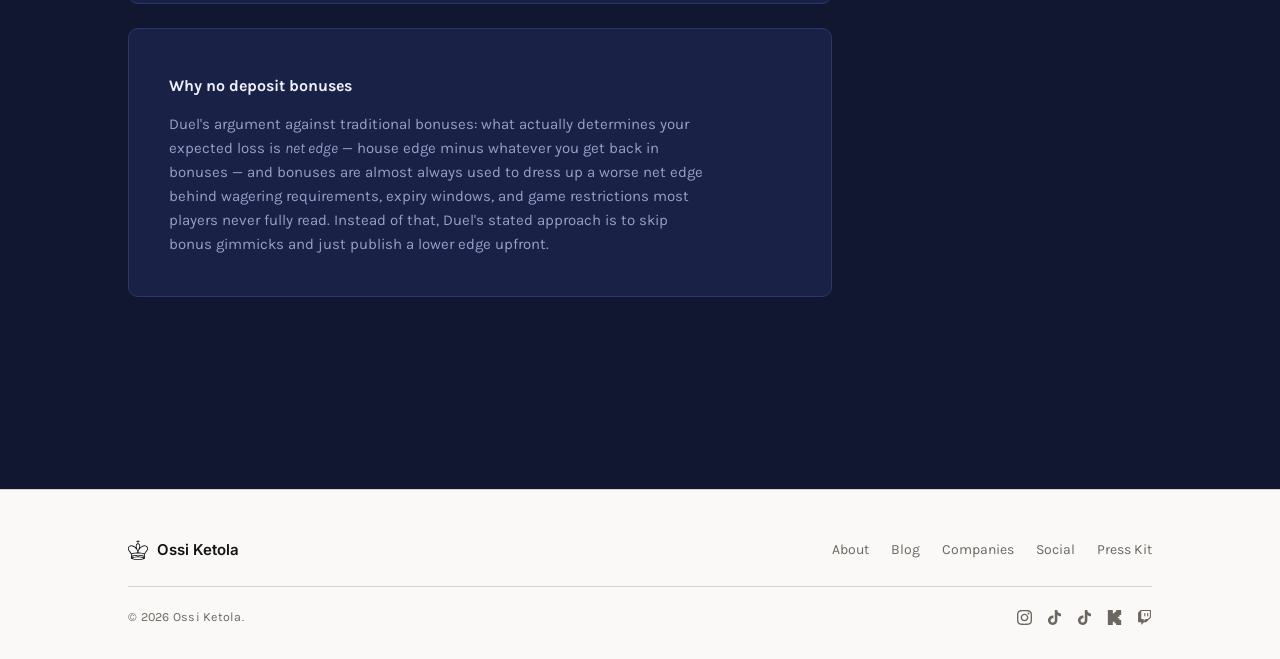
<file: companies/duel.html>
<!DOCTYPE html>
<html lang="en">
<head>
<meta charset="UTF-8">
<meta name="viewport" content="width=device-width, initial-scale=1.0">
<title>Duel.com — Ossi Ketola</title>
<meta name="description" content="Duel.com, founded by Ossi Ketola.">
<meta property="og:type" content="website">
<meta property="og:url" content="https://olsujofa.github.io/ossi-ketola-website/companies/duel.html">
<meta property="og:title" content="Duel.com — Ossi Ketola">
<meta property="og:description" content="Duel.com, founded by Ossi Ketola.">
<meta property="og:image" content="https://olsujofa.github.io/ossi-ketola-website/assets/og-card.png">
<meta name="twitter:card" content="summary_large_image">
<meta name="twitter:title" content="Duel.com — Ossi Ketola">
<meta name="twitter:description" content="Duel.com, founded by Ossi Ketola.">
<meta name="twitter:image" content="https://olsujofa.github.io/ossi-ketola-website/assets/og-card.png">
<link rel="icon" type="image/svg+xml" href="../favicon.svg">
<link rel="preconnect" href="https://fonts.googleapis.com">
<link rel="preconnect" href="https://fonts.gstatic.com" crossorigin>
<link href="https://fonts.googleapis.com/css2?family=Inter:wght@500;600;800&amp;family=Karla:wght@400;500;700;800&amp;display=swap" rel="stylesheet">
<link rel="stylesheet" href="../styles.css">
<style>
  /* Page-scoped palette built on Duel's deep-navy ground (Ebony, #121731) with a single
     royal-blue accent — kept local to this page only. Rest of the site stays on the
     gold/oxblood system. */
  .duel-scope{
    background:#121731;
    --duel-bg:#121731;
    --duel-bg-2:#0a0d20;
    --duel-surface:#1a2147;
    --duel-border:#2c3768;
    --duel-text:#eef1fb;
    --duel-muted:#95a0c9;
    --duel-blue:#435bf0;
    --duel-blue-bright:#7086f7;
  }

  .duel-hero{
    background:
      radial-gradient(ellipse 70% 90% at 14% 20%, rgba(67,91,240,0.24), transparent 62%),
      linear-gradient(180deg, var(--duel-bg-2), var(--duel-bg));
    border-bottom:1px solid var(--duel-border);
    padding:64px 0 0;
  }
  .duel-hero .wrap{ padding-bottom:0; }
  .duel-title-row{ display:flex; align-items:center; gap:14px; }
  .duel-title-logo{ width:26px; height:auto; flex-shrink:0; }
  .duel-hero h1{
    font-family:'Inter', sans-serif; font-weight:800; letter-spacing:-0.02em;
    font-size:28px; line-height:1.2; margin:0; color:var(--duel-text);
  }
  .duel-hero .lede{
    max-width:56ch; font-size:18px; color:var(--duel-muted); margin:20px 0 0; line-height:1.6;
  }
  .duel-hero-bar{
    margin-top:44px; height:64px;
    background:linear-gradient(90deg, var(--duel-bg-2) 0%, var(--duel-blue) 100%);
    opacity:0.9;
  }

  .duel-body{ background:var(--duel-bg); padding:64px 0 96px; }
  .duel-panel{
    background:var(--duel-surface); border:1px solid var(--duel-border); border-radius:10px;
    padding:40px; display:flex; flex-direction:column; align-items:flex-start; gap:14px;
  }
  .duel-panel + .duel-panel{ margin-top:24px; }
  .duel-panel h3{
    font-family:var(--body); font-weight:700; font-size:16px; color:var(--duel-text); margin:4px 0 0;
  }
  .duel-panel .kicker{ font-family:var(--body); letter-spacing:0.02em; font-size:12.5px; color:var(--duel-blue-bright); }
  /* Duel Originals hand-lettered logo used as that panel's headline. */
  .duel-originals-logo{ display:block; height:18px; width:auto; max-width:100%; margin:0 0 10px; }
  .duel-panel p{ color:var(--duel-muted); font-size:15px; margin:0; max-width:60ch; }
  /* Back button: same shape as CSGOEmpire's, in Duel's own colours (card
     surface/border, rounded like the Duel cards, blue on hover). */
  .duel-back{
    display:inline-flex; align-items:center;
    margin-bottom:24px; padding:9px 16px; border-radius:10px;
    background:var(--duel-surface); border:1px solid var(--duel-border);
    font-family:var(--body); font-weight:600; letter-spacing:0.01em; font-size:13px;
    color:var(--duel-muted); text-decoration:none; transition:border-color .15s ease, color .15s ease;
  }
  .duel-back:hover{ color:var(--duel-blue-bright); border-color:rgba(112,134,247,.55); }

  .duel-body-grid{ display:grid; grid-template-columns:1fr 280px; gap:2px 40px; align-items:start; }
  .duel-main{ display:flex; flex-direction:column; }
  .duel-side{ position:sticky; top:84px; display:flex; flex-direction:column; gap:16px; }
  .duel-side-card{
    background:var(--duel-surface); border:1px solid var(--duel-border); border-radius:10px;
    padding:28px;
  }
  .duel-side-card .kicker{ display:block; font-family:var(--body); letter-spacing:0.02em; font-size:12px; color:var(--duel-blue-bright); }
  .duel-side-line{ font-size:14px; margin:16px 0 0; line-height:1.4; color:var(--duel-muted); }
  .duel-side-line strong{
    display:block; font-size:11px; text-transform:uppercase; letter-spacing:.04em;
    color:#7580ab; font-weight:600; margin-bottom:2px;
  }
  .duel-side-fair-text{
    font-size:13.5px; line-height:1.55; color:var(--duel-muted); margin:14px 0 0;
  }
  .duel-side-link{
    display:inline-block; margin-top:20px; font-family:var(--body); letter-spacing:0.02em; font-size:16px;
    color:var(--duel-blue-bright); text-decoration:none; font-weight:600;
  }
  .duel-side-link:hover{ color:var(--duel-text); }
  .duel-side-notice{
    font-family:var(--body); letter-spacing:0.02em; font-size:12px; color:var(--duel-muted); margin:0;
    padding:16px 20px; border:1px solid var(--duel-border); border-radius:10px;
  }
  @media (max-width:860px){
    .duel-body-grid{ grid-template-columns:1fr; }
    .duel-side{ position:static; margin-top:2px; }
  }

  /* Anjouan Gaming Board verification seal — mirrors the real shield/check/VALID
     mark, linked to the actual verification page. Sits inline with the licence number. */
  .agb-badge{
    display:inline-flex; vertical-align:middle; flex-shrink:0; text-decoration:none; margin-left:10px;
  }
  .agb-badge img{ width:32px; height:auto; }

  /* Duel.com wordmark button — same lockup as Duel's own logo chip (dark ground),
     using the real Duel.com wordmark mark instead of typed-out text. */
  .duel-logo-btn-wrap{ display:flex; justify-content:center; margin:16px 0 0; }
  .duel-logo-btn{
    display:inline-flex; align-items:center; justify-content:center;
    padding:11px 20px; border-radius:8px;
    background:linear-gradient(135deg,#1a2147,#0a0d20); border:1px solid rgba(67,91,240,.4);
    text-decoration:none; transition:border-color .15s ease;
  }
  .duel-logo-btn img{ height:16px; width:auto; display:block; }
  .duel-logo-btn:hover{ border-color:rgba(112,134,247,.8); }

</style>
<!-- page transitions: company pages rise in / drop away (see slides.js) -->
<style>@view-transition{navigation:auto}</style>
<script src="../slides.js"></script>
<script src="../to-top.js" defer></script>
</head>
<body class="duel-scope">

<header class="site-header">
  <div class="wrap">
    <a class="brand" href="../index.html">
      <svg viewBox="0 0 56.88 55.63" width="26" height="26">
        <path fill="#0b0d10" fill-rule="evenodd" d="M27.99 0C27.99 0 29.12 0.25 29.12 0.25C29.12 0.25 29.74 2.38 29.74 2.38C29.74 2.38 32.16 2.5 32.74 2.63C33.33 2.75 33.18 2.83 33.24 3.13C33.31 3.42 33.12 4.38 33.12 4.38C33.12 4.38 30.85 4.5 30.24 4.63C29.64 4.75 29.64 4.52 29.49 5.13C29.35 5.73 29.31 7.58 29.37 8.25C29.43 8.92 29.39 8.73 29.87 9.13C30.35 9.52 31.52 9.83 32.24 10.63C32.97 11.42 33.87 12.29 34.24 13.88C34.62 15.46 34.49 20.13 34.49 20.13C34.49 20.13 34.22 20.69 35.37 20C36.52 19.31 39.74 16.85 41.37 16C43 15.15 43.89 15.08 45.12 14.88C46.35 14.67 47.41 14.5 48.75 14.75C50.08 15 52.04 15.75 53.12 16.38C54.2 17 54.68 17.71 55.25 18.5C55.81 19.29 56.22 20.21 56.5 21.13C56.77 22.04 56.93 22.9 56.87 24C56.81 25.1 57.52 25.23 56.12 27.75C54.72 30.27 49.85 36.25 48.5 39.13C47.14 42 48.04 42.94 48 45C47.95 47.06 48.39 50.23 48.25 51.5C48.1 52.77 48.31 52.08 47.12 52.63C45.93 53.17 43.06 54.25 41.12 54.75C39.18 55.25 38.85 55.48 35.49 55.63C32.14 55.77 24.31 55.77 20.99 55.63C17.68 55.48 17.58 55.27 15.62 54.75C13.66 54.23 10.45 53.08 9.24 52.5C8.04 51.92 8.47 52.71 8.37 51.25C8.27 49.79 8.66 45.81 8.62 43.75C8.58 41.69 9.35 41.33 8.12 38.88C6.89 36.42 2.58 31.1 1.24 29C-0.09 26.9 0.33 27.42 0.12 26.25C-0.09 25.08 -0.21 23.27 -0.01 22C0.2 20.73 0.72 19.6 1.37 18.63C2.02 17.65 2.89 16.75 3.87 16.13C4.85 15.5 6.08 15.1 7.24 14.88C8.41 14.65 9.58 14.58 10.87 14.75C12.16 14.92 13.12 14.98 15 15.88C16.87 16.77 22.12 20.13 22.12 20.13C22.12 20.13 22.27 15.04 22.62 13.5C22.97 11.96 23.62 11.54 24.24 10.88C24.87 10.21 25.83 10.02 26.37 9.5C26.91 8.98 27.33 8.48 27.49 7.75C27.66 7.02 27.49 5.65 27.37 5.13C27.24 4.6 27.37 4.75 26.74 4.63C26.12 4.5 23.62 4.38 23.62 4.38C23.62 4.38 23.43 3.42 23.49 3.13C23.56 2.83 23.43 2.73 23.99 2.63C24.56 2.52 26.87 2.5 26.87 2.5C26.87 2.5 27.99 0 27.99 0ZM46.5 16.88C45.39 17.06 43.52 17.6 42.25 18.13C40.97 18.65 40.35 18.83 38.87 20C37.39 21.17 34.77 23.42 33.37 25.13C31.97 26.83 31.08 28.88 30.49 30.25C29.91 31.63 29.89 32.56 29.87 33.38C29.85 34.19 30.37 35.13 30.37 35.13C30.37 35.13 35.37 35.5 37.87 35.88C40.37 36.25 43.91 37.13 45.37 37.38C46.83 37.63 46.29 37.48 46.62 37.38C46.95 37.27 46.89 37.46 47.37 36.75C47.85 36.04 48.5 34.56 49.5 33.13C50.5 31.69 52.56 29.38 53.37 28.13C54.18 26.88 54.18 26.46 54.37 25.63C54.56 24.79 54.56 23.92 54.5 23.13C54.43 22.33 54.39 21.65 54 20.88C53.6 20.1 52.97 19.15 52.12 18.5C51.27 17.85 49.81 17.27 48.87 17C47.93 16.73 47.6 16.69 46.5 16.88ZM8.37 16.88C7.58 17.04 6.31 17.44 5.49 17.88C4.68 18.31 4.02 18.83 3.49 19.5C2.97 20.17 2.58 20.96 2.37 21.88C2.16 22.79 2.06 23.92 2.24 25C2.43 26.08 2.68 27.04 3.49 28.38C4.31 29.71 6.12 31.56 7.12 33C8.12 34.44 8.79 36.27 9.49 37C10.2 37.73 9.83 37.56 11.37 37.38C12.91 37.19 16.24 36.25 18.74 35.88C21.24 35.5 26.37 35.13 26.37 35.13C26.37 35.13 26.89 34.42 26.87 33.63C26.85 32.83 26.7 31.6 26.24 30.38C25.79 29.15 24.89 27.44 24.12 26.25C23.35 25.06 22.64 24.27 21.62 23.25C20.6 22.23 19.14 20.96 17.99 20.13C16.85 19.29 16.04 18.79 14.75 18.25C13.45 17.71 11.31 17.1 10.25 16.88C9.18 16.65 9.16 16.71 8.37 16.88ZM26.62 37.63C23.99 37.63 22.97 37.54 20.49 37.88C18.02 38.21 13.37 39.1 11.75 39.63C10.12 40.15 10.89 40.42 10.75 41C10.6 41.58 10.75 42.6 10.87 43.13C11 43.65 11.5 44.13 11.5 44.13C11.5 44.13 14.06 43.27 16.37 42.88C18.68 42.48 21.91 41.83 25.37 41.75C28.83 41.67 33.93 41.98 37.12 42.38C40.31 42.77 43.06 43.94 44.5 44.13C45.93 44.31 45.75 43.5 45.75 43.5C45.75 43.5 46 41.02 45.87 40.38C45.75 39.73 46.6 40.04 45 39.63C43.39 39.21 39.31 38.21 36.24 37.88C33.18 37.54 29.24 37.63 26.62 37.63ZM25.24 48.38C22.52 48.38 21.99 48.52 20.12 48.88C18.24 49.23 15.12 50.15 14 50.5C12.87 50.85 13.37 51 13.37 51C13.37 51 13.14 51.35 13.62 51.63C14.1 51.9 14.89 52.35 16.24 52.63C17.6 52.9 19.08 53.13 21.74 53.25C24.41 53.38 29.12 53.48 32.24 53.38C35.37 53.27 38.64 52.96 40.49 52.63C42.35 52.29 43.37 51.38 43.37 51.38C43.37 51.38 43.77 50.92 42.62 50.5C41.47 50.08 39.39 49.23 36.49 48.88C33.6 48.52 27.97 48.38 25.24 48.38ZM27.74 11.13C26.95 11.29 25.99 12.35 25.49 12.88C24.99 13.4 24.89 13.21 24.74 14.25C24.6 15.29 24.14 16.77 24.62 19.13C25.1 21.48 26.95 26.77 27.62 28.38C28.29 29.98 28.62 28.75 28.62 28.75C28.62 28.75 31.41 21.69 31.99 19.38C32.58 17.06 32.41 16.13 32.12 14.88C31.83 13.63 30.97 12.5 30.24 11.88C29.52 11.25 28.54 10.96 27.74 11.13ZM25.62 44C22.62 44.33 15.54 45.46 13.12 46C10.7 46.54 11.47 46.88 11.12 47.25C10.77 47.63 10.91 48 11 48.25C11.08 48.5 9.33 49.13 11.62 48.75C13.91 48.38 21.31 46.46 24.74 46C28.18 45.54 29.37 45.69 32.24 46C35.12 46.31 39.97 47.42 42 47.88C44.02 48.33 43.75 48.69 44.37 48.75C45 48.81 45.75 48.25 45.75 48.25C45.75 48.25 46.04 47.35 45.25 46.88C44.45 46.4 43.35 45.85 41 45.38C38.64 44.9 33.68 44.23 31.12 44C28.56 43.77 28.62 43.67 25.62 44Z"/>
      </svg>
      <span class="wordmark">Ossi Ketola</span>
    </a>
    <nav class="site-nav">
      <a href="../index.html">About</a>
      <a href="../blog/index.html">Blog</a>
      <div class="nav-dropdown">
        <a href="index.html" aria-current="page">Companies</a>
        <div class="nav-dropdown-menu">
          <a href="duel.html">Duel.com</a>
          <a href="csgoempire.html">CSGOEmpire</a>
          <a href="castle.html">The Castle</a>
        </div>
      </div>
      <a href="../social.html">Social</a>
      <a href="../press.html">Press Kit</a>
    </nav>
  </div>
</header>

<section class="duel-hero">
  <div class="wrap">
    <a class="duel-back" href="index.html" data-back>Back</a>
    <div class="duel-title-row">
      <img src="assets/duel/logo.svg" alt="" class="duel-title-logo">
      <h1>Duel.com</h1>
    </div>
    <p class="lede">The First Casino That Gives a Fuck.</p>
  </div>
  <div class="duel-hero-bar"></div>
</section>

<section class="duel-body">
  <div class="wrap duel-body-grid">
  <div class="duel-main">
    <div class="duel-panel">
      <h3>WTF is Duel?</h3>
      <p>Duel is my answer to everything wrong with this industry &mdash; the rigging, the fake bets, the predatory bonus systems built to keep you hooked instead of treating you fair. I&rsquo;ve been in this space a long time, and I got sick of watching operators squeeze every dollar out of their users through deceptive methods, not giving a fuck how shady the tactics were.</p>
      <p>We keep our margins low for the love of the game. Most of the big casino names cap their best games around 99% RTP (return to player &mdash; the inverse of house edge). We&rsquo;re already at 99.9%, and the goal is a true 100%.</p>
      <p>That gap looks small on paper, but it isn&rsquo;t: play for years at 99% RTP and your odds of ever being in profit are under 10%. At 99.9%, that jumps to somewhere in the 30&ndash;40% range. At a true 100%, it&rsquo;s close to a coin flip &mdash; roughly 50/50. That&rsquo;s before you even factor in the real-money policy: no fake bets, no manchild actors faking wins with house balance on camera. Whether someone&rsquo;s betting one dollar or one million, it&rsquo;s real.</p>
    </div>

    <div class="duel-panel">
      <img class="duel-originals-logo" src="assets/duel/duel-originals.png" width="692" height="120" alt="Duel Originals">
      <p>Duel Originals are Duel's own in-house games &mdash; not licensed from outside studios &mdash; covering formats like Dice, Crash, Plinko, Mines, and Blackjack. Each round is provably fair: the result is generated from a seed/hash pair players can independently verify after the bet settles, so outcomes can't be quietly altered.</p>
      <p style="color:var(--duel-blue-bright); font-size:13.5px;">Every Duel Originals game runs at 100% RTP &mdash; the game-by-game version of the zero-edge stance covered in the panel below.</p>
    </div>

    <div class="duel-panel">
      <h3>Why zero edge beats a low edge</h3>
      <p>Most casinos run a 1&ndash;3% house edge, and that number compounds like interest &mdash; the more you play, the more certain the house's long-run win becomes. Duel's own published stance is that a true 0% edge keeps win/loss odds mathematically even no matter how much volume you put through it: no long-term drift in either direction, just variance. They're upfront about the tradeoff too &mdash; a genuinely zero-edge casino is expected to be unprofitable in the long run on that basis alone, which is why it's positioned as a deliberate bet, not a hidden gotcha.</p>
    </div>

    <div class="duel-panel">
      <h3>Why no deposit bonuses</h3>
      <p>Duel's argument against traditional bonuses: what actually determines your expected loss is <em>net edge</em> &mdash; house edge minus whatever you get back in bonuses &mdash; and bonuses are almost always used to dress up a worse net edge behind wagering requirements, expiry windows, and game restrictions most players never fully read. Instead of that, Duel's stated approach is to skip bonus gimmicks and just publish a lower edge upfront.</p>
    </div>
  </div>

  <aside class="duel-side">
    <div class="duel-side-card">
      <span class="kicker">What is Provably Fair?</span>
      <p class="duel-side-fair-text">Provably fair means you don&rsquo;t have to trust us &mdash; you can prove it. We lock in every round&rsquo;s outcome before you bet, and you can verify afterward that nothing was changed. That&rsquo;s what keeps the game fair: not a promise, but something you can check yourself.</p>
      <a class="duel-side-link" href="https://duel.com/provably-fair" target="_blank" rel="noopener noreferrer">duel.com/provably-fair</a>
    </div>

    <div class="duel-side-card">
      <span class="kicker">Licence</span>
      <p class="duel-side-line"><strong>Operator</strong>Immortal Snail LLC</p>
      <p class="duel-side-line"><strong>Jurisdiction</strong>Anjouan, Union of Comoros</p>
      <p class="duel-side-line"><strong>Licence No.</strong>ALSI-202411026-FI1 <a class="agb-badge" href="https://anjouangaming.com/license-register/?search=Immortal%20Snail%20LLC" target="_blank" rel="noopener noreferrer" aria-label="View Duel.com's Anjouan Gaming Board verification seal">
        <img src="assets/duel/anjouan-seal.svg" alt="Verified — valid licence seal">
      </a></p>
      <div class="duel-logo-btn-wrap">
        <a class="duel-logo-btn" href="https://duel.com" target="_blank" rel="noopener noreferrer" aria-label="Duel.com">
          <img src="assets/duel/wordmark.svg" alt="">
        </a>
      </div>
    </div>

    <p class="duel-side-notice">18+ &mdash; Gambling can be addictive. Play responsibly.</p>
  </aside>
  </div>
</section>

<footer class="site-footer">
  <div class="wrap">
    <div class="site-footer-top">
      <a class="footer-brand" href="../index.html">
        <svg viewBox="0 0 56.88 55.63" width="20" height="20">
          <path fill="#0b0d10" fill-rule="evenodd" d="M27.99 0C27.99 0 29.12 0.25 29.12 0.25C29.12 0.25 29.74 2.38 29.74 2.38C29.74 2.38 32.16 2.5 32.74 2.63C33.33 2.75 33.18 2.83 33.24 3.13C33.31 3.42 33.12 4.38 33.12 4.38C33.12 4.38 30.85 4.5 30.24 4.63C29.64 4.75 29.64 4.52 29.49 5.13C29.35 5.73 29.31 7.58 29.37 8.25C29.43 8.92 29.39 8.73 29.87 9.13C30.35 9.52 31.52 9.83 32.24 10.63C32.97 11.42 33.87 12.29 34.24 13.88C34.62 15.46 34.49 20.13 34.49 20.13C34.49 20.13 34.22 20.69 35.37 20C36.52 19.31 39.74 16.85 41.37 16C43 15.15 43.89 15.08 45.12 14.88C46.35 14.67 47.41 14.5 48.75 14.75C50.08 15 52.04 15.75 53.12 16.38C54.2 17 54.68 17.71 55.25 18.5C55.81 19.29 56.22 20.21 56.5 21.13C56.77 22.04 56.93 22.9 56.87 24C56.81 25.1 57.52 25.23 56.12 27.75C54.72 30.27 49.85 36.25 48.5 39.13C47.14 42 48.04 42.94 48 45C47.95 47.06 48.39 50.23 48.25 51.5C48.1 52.77 48.31 52.08 47.12 52.63C45.93 53.17 43.06 54.25 41.12 54.75C39.18 55.25 38.85 55.48 35.49 55.63C32.14 55.77 24.31 55.77 20.99 55.63C17.68 55.48 17.58 55.27 15.62 54.75C13.66 54.23 10.45 53.08 9.24 52.5C8.04 51.92 8.47 52.71 8.37 51.25C8.27 49.79 8.66 45.81 8.62 43.75C8.58 41.69 9.35 41.33 8.12 38.88C6.89 36.42 2.58 31.1 1.24 29C-0.09 26.9 0.33 27.42 0.12 26.25C-0.09 25.08 -0.21 23.27 -0.01 22C0.2 20.73 0.72 19.6 1.37 18.63C2.02 17.65 2.89 16.75 3.87 16.13C4.85 15.5 6.08 15.1 7.24 14.88C8.41 14.65 9.58 14.58 10.87 14.75C12.16 14.92 13.12 14.98 15 15.88C16.87 16.77 22.12 20.13 22.12 20.13C22.12 20.13 22.27 15.04 22.62 13.5C22.97 11.96 23.62 11.54 24.24 10.88C24.87 10.21 25.83 10.02 26.37 9.5C26.91 8.98 27.33 8.48 27.49 7.75C27.66 7.02 27.49 5.65 27.37 5.13C27.24 4.6 27.37 4.75 26.74 4.63C26.12 4.5 23.62 4.38 23.62 4.38C23.62 4.38 23.43 3.42 23.49 3.13C23.56 2.83 23.43 2.73 23.99 2.63C24.56 2.52 26.87 2.5 26.87 2.5C26.87 2.5 27.99 0 27.99 0ZM46.5 16.88C45.39 17.06 43.52 17.6 42.25 18.13C40.97 18.65 40.35 18.83 38.87 20C37.39 21.17 34.77 23.42 33.37 25.13C31.97 26.83 31.08 28.88 30.49 30.25C29.91 31.63 29.89 32.56 29.87 33.38C29.85 34.19 30.37 35.13 30.37 35.13C30.37 35.13 35.37 35.5 37.87 35.88C40.37 36.25 43.91 37.13 45.37 37.38C46.83 37.63 46.29 37.48 46.62 37.38C46.95 37.27 46.89 37.46 47.37 36.75C47.85 36.04 48.5 34.56 49.5 33.13C50.5 31.69 52.56 29.38 53.37 28.13C54.18 26.88 54.18 26.46 54.37 25.63C54.56 24.79 54.56 23.92 54.5 23.13C54.43 22.33 54.39 21.65 54 20.88C53.6 20.1 52.97 19.15 52.12 18.5C51.27 17.85 49.81 17.27 48.87 17C47.93 16.73 47.6 16.69 46.5 16.88ZM8.37 16.88C7.58 17.04 6.31 17.44 5.49 17.88C4.68 18.31 4.02 18.83 3.49 19.5C2.97 20.17 2.58 20.96 2.37 21.88C2.16 22.79 2.06 23.92 2.24 25C2.43 26.08 2.68 27.04 3.49 28.38C4.31 29.71 6.12 31.56 7.12 33C8.12 34.44 8.79 36.27 9.49 37C10.2 37.73 9.83 37.56 11.37 37.38C12.91 37.19 16.24 36.25 18.74 35.88C21.24 35.5 26.37 35.13 26.37 35.13C26.37 35.13 26.89 34.42 26.87 33.63C26.85 32.83 26.7 31.6 26.24 30.38C25.79 29.15 24.89 27.44 24.12 26.25C23.35 25.06 22.64 24.27 21.62 23.25C20.6 22.23 19.14 20.96 17.99 20.13C16.85 19.29 16.04 18.79 14.75 18.25C13.45 17.71 11.31 17.1 10.25 16.88C9.18 16.65 9.16 16.71 8.37 16.88ZM26.62 37.63C23.99 37.63 22.97 37.54 20.49 37.88C18.02 38.21 13.37 39.1 11.75 39.63C10.12 40.15 10.89 40.42 10.75 41C10.6 41.58 10.75 42.6 10.87 43.13C11 43.65 11.5 44.13 11.5 44.13C11.5 44.13 14.06 43.27 16.37 42.88C18.68 42.48 21.91 41.83 25.37 41.75C28.83 41.67 33.93 41.98 37.12 42.38C40.31 42.77 43.06 43.94 44.5 44.13C45.93 44.31 45.75 43.5 45.75 43.5C45.75 43.5 46 41.02 45.87 40.38C45.75 39.73 46.6 40.04 45 39.63C43.39 39.21 39.31 38.21 36.24 37.88C33.18 37.54 29.24 37.63 26.62 37.63ZM25.24 48.38C22.52 48.38 21.99 48.52 20.12 48.88C18.24 49.23 15.12 50.15 14 50.5C12.87 50.85 13.37 51 13.37 51C13.37 51 13.14 51.35 13.62 51.63C14.1 51.9 14.89 52.35 16.24 52.63C17.6 52.9 19.08 53.13 21.74 53.25C24.41 53.38 29.12 53.48 32.24 53.38C35.37 53.27 38.64 52.96 40.49 52.63C42.35 52.29 43.37 51.38 43.37 51.38C43.37 51.38 43.77 50.92 42.62 50.5C41.47 50.08 39.39 49.23 36.49 48.88C33.6 48.52 27.97 48.38 25.24 48.38ZM27.74 11.13C26.95 11.29 25.99 12.35 25.49 12.88C24.99 13.4 24.89 13.21 24.74 14.25C24.6 15.29 24.14 16.77 24.62 19.13C25.1 21.48 26.95 26.77 27.62 28.38C28.29 29.98 28.62 28.75 28.62 28.75C28.62 28.75 31.41 21.69 31.99 19.38C32.58 17.06 32.41 16.13 32.12 14.88C31.83 13.63 30.97 12.5 30.24 11.88C29.52 11.25 28.54 10.96 27.74 11.13ZM25.62 44C22.62 44.33 15.54 45.46 13.12 46C10.7 46.54 11.47 46.88 11.12 47.25C10.77 47.63 10.91 48 11 48.25C11.08 48.5 9.33 49.13 11.62 48.75C13.91 48.38 21.31 46.46 24.74 46C28.18 45.54 29.37 45.69 32.24 46C35.12 46.31 39.97 47.42 42 47.88C44.02 48.33 43.75 48.69 44.37 48.75C45 48.81 45.75 48.25 45.75 48.25C45.75 48.25 46.04 47.35 45.25 46.88C44.45 46.4 43.35 45.85 41 45.38C38.64 44.9 33.68 44.23 31.12 44C28.56 43.77 28.62 43.67 25.62 44Z"/>
        </svg>
        <span>Ossi Ketola</span>
      </a>
      <nav class="site-footer-nav">
        <a href="../index.html">About</a>
        <a href="../blog/index.html">Blog</a>
        <a href="index.html">Companies</a>
        <a href="../social.html">Social</a>
        <a href="../press.html">Press Kit</a>
      </nav>
    </div>
    <div class="site-footer-bottom">
      <span>&copy; 2026 Ossi Ketola.</span>
      <div class="footer-social">
        <a class="footer-social-link" href="https://www.instagram.com/ossi/" target="_blank" rel="noopener noreferrer" aria-label="Ossi Ketola on Instagram"><svg viewBox="0 0 24 24" width="15" height="15" aria-hidden="true" focusable="false"><path fill="currentColor" d="M7.0301.084c-1.2768.0602-2.1487.264-2.911.5634-.7888.3075-1.4575.72-2.1228 1.3877-.6652.6677-1.075 1.3368-1.3802 2.127-.2954.7638-.4956 1.6365-.552 2.914-.0564 1.2775-.0689 1.6882-.0626 4.947.0062 3.2586.0206 3.6671.0825 4.9473.061 1.2765.264 2.1482.5635 2.9107.308.7889.72 1.4573 1.388 2.1228.6679.6655 1.3365 1.0743 2.1285 1.38.7632.295 1.6361.4961 2.9134.552 1.2773.056 1.6884.069 4.9462.0627 3.2578-.0062 3.668-.0207 4.9478-.0814 1.28-.0607 2.147-.2652 2.9098-.5633.7889-.3086 1.4578-.72 2.1228-1.3881.665-.6682 1.0745-1.3378 1.3795-2.1284.2957-.7632.4966-1.636.552-2.9124.056-1.2809.0692-1.6898.063-4.948-.0063-3.2583-.021-3.6668-.0817-4.9465-.0607-1.2797-.264-2.1487-.5633-2.9117-.3084-.7889-.72-1.4568-1.3876-2.1228C21.2982 1.33 20.628.9208 19.8378.6165 19.074.321 18.2017.1197 16.9244.0645 15.6471.0093 15.236-.005 11.977.0014 8.718.0076 8.31.0215 7.0301.0839m.1402 21.6932c-1.17-.0509-1.8053-.2453-2.2287-.408-.5606-.216-.96-.4771-1.3819-.895-.422-.4178-.6811-.8186-.9-1.378-.1644-.4234-.3624-1.058-.4171-2.228-.0595-1.2645-.072-1.6442-.079-4.848-.007-3.2037.0053-3.583.0607-4.848.05-1.169.2456-1.805.408-2.2282.216-.5613.4762-.96.895-1.3816.4188-.4217.8184-.6814 1.3783-.9003.423-.1651 1.0575-.3614 2.227-.4171 1.2655-.06 1.6447-.072 4.848-.079 3.2033-.007 3.5835.005 4.8495.0608 1.169.0508 1.8053.2445 2.228.408.5608.216.96.4754 1.3816.895.4217.4194.6816.8176.9005 1.3787.1653.4217.3617 1.056.4169 2.2263.0602 1.2655.0739 1.645.0796 4.848.0058 3.203-.0055 3.5834-.061 4.848-.051 1.17-.245 1.8055-.408 2.2294-.216.5604-.4763.96-.8954 1.3814-.419.4215-.8181.6811-1.3783.9-.4224.1649-1.0577.3617-2.2262.4174-1.2656.0595-1.6448.072-4.8493.079-3.2045.007-3.5825-.006-4.848-.0608M16.953 5.5864A1.44 1.44 0 1 0 18.39 4.144a1.44 1.44 0 0 0-1.437 1.4424M5.8385 12.012c.0067 3.4032 2.7706 6.1557 6.173 6.1493 3.4026-.0065 6.157-2.7701 6.1506-6.1733-.0065-3.4032-2.771-6.1565-6.174-6.1498-3.403.0067-6.156 2.771-6.1496 6.1738M8 12.0077a4 4 0 1 1 4.008 3.9921A3.9996 3.9996 0 0 1 8 12.0077"/></svg></a>
        <a class="footer-social-link" href="https://www.tiktok.com/@ossi.v2" target="_blank" rel="noopener noreferrer" aria-label="Ossi Ketola on TikTok (@ossi.v2)"><svg viewBox="0 0 24 24" width="15" height="15" aria-hidden="true" focusable="false"><path fill="currentColor" d="M12.525.02c1.31-.02 2.61-.01 3.91-.02.08 1.53.63 3.09 1.75 4.17 1.12 1.11 2.7 1.62 4.24 1.79v4.03c-1.44-.05-2.89-.35-4.2-.97-.57-.26-1.1-.59-1.62-.93-.01 2.92.01 5.84-.02 8.75-.08 1.4-.54 2.79-1.35 3.94-1.31 1.92-3.58 3.17-5.91 3.21-1.43.08-2.86-.31-4.08-1.03-2.02-1.19-3.44-3.37-3.65-5.71-.02-.5-.03-1-.01-1.49.18-1.9 1.12-3.72 2.58-4.96 1.66-1.44 3.98-2.13 6.15-1.72.02 1.48-.04 2.96-.04 4.44-.99-.32-2.15-.23-3.02.37-.63.41-1.11 1.04-1.36 1.75-.21.51-.15 1.07-.14 1.61.24 1.64 1.82 3.02 3.5 2.87 1.12-.01 2.19-.66 2.77-1.61.19-.33.4-.67.41-1.06.1-1.79.06-3.57.07-5.36.01-4.03-.01-8.05.02-12.07z"/></svg></a>
        <a class="footer-social-link" href="https://www.tiktok.com/@monarch" target="_blank" rel="noopener noreferrer" aria-label="Ossi Ketola on TikTok (@monarch)"><svg viewBox="0 0 24 24" width="15" height="15" aria-hidden="true" focusable="false"><path fill="currentColor" d="M12.525.02c1.31-.02 2.61-.01 3.91-.02.08 1.53.63 3.09 1.75 4.17 1.12 1.11 2.7 1.62 4.24 1.79v4.03c-1.44-.05-2.89-.35-4.2-.97-.57-.26-1.1-.59-1.62-.93-.01 2.92.01 5.84-.02 8.75-.08 1.4-.54 2.79-1.35 3.94-1.31 1.92-3.58 3.17-5.91 3.21-1.43.08-2.86-.31-4.08-1.03-2.02-1.19-3.44-3.37-3.65-5.71-.02-.5-.03-1-.01-1.49.18-1.9 1.12-3.72 2.58-4.96 1.66-1.44 3.98-2.13 6.15-1.72.02 1.48-.04 2.96-.04 4.44-.99-.32-2.15-.23-3.02.37-.63.41-1.11 1.04-1.36 1.75-.21.51-.15 1.07-.14 1.61.24 1.64 1.82 3.02 3.5 2.87 1.12-.01 2.19-.66 2.77-1.61.19-.33.4-.67.41-1.06.1-1.79.06-3.57.07-5.36.01-4.03-.01-8.05.02-12.07z"/></svg></a>
        <a class="footer-social-link" href="https://kick.com/monarch" target="_blank" rel="noopener noreferrer" aria-label="Ossi Ketola on Kick"><svg viewBox="0 0 24 24" width="15" height="15" aria-hidden="true" focusable="false"><path fill="currentColor" d="M1.333 0h8v5.333H12V2.667h2.667V0h8v8H20v2.667h-2.667v2.666H20V16h2.667v8h-8v-2.667H12v-2.666H9.333V24h-8Z"/></svg></a>
        <a class="footer-social-link" href="https://www.twitch.tv/monarch" target="_blank" rel="noopener noreferrer" aria-label="Ossi Ketola on Twitch"><svg viewBox="0 0 24 24" width="15" height="15" aria-hidden="true" focusable="false"><path fill="currentColor" d="M11.571 4.714h1.715v5.143H11.57zm4.715 0H18v5.143h-1.714zM6 0L1.714 4.286v15.428h5.143V24l4.286-4.286h3.428L22.286 12V0zm14.571 11.143l-3.428 3.428h-3.429l-3 3v-3H6.857V1.714h13.714Z"/></svg></a>
      </div>
    </div>
  </div>
</footer>

</body>
</html>
</file>
<file: styles.css>
/* Ossi "Monarch" Ketola — personal site
   Palette: monochrome light — off-white ground, black/gray ink, matching the
   Monarch crown mark (black outline, no color). Duel's page keeps its own
   separate scoped palette and is untouched by this file.
   Display: Inter (sitewide headline font). Body: Karla. Data/labels: IBM Plex Mono.
   Duel and CSGOEmpire hardcode their own H1 font choices already (Inter and Karla
   respectively) rather than using --display, so this change doesn't touch those. */

:root{
  --bg:#faf9f7;
  --surface:#f1efeb;
  --surface-2:#e6e3dd;
  --border:#d6d2ca;
  --text:#15130f;
  --muted:#6b6660;
  --gold:#15130f;
  --gold-bright:#000000;
  --oxblood:#15130f;
  --oxblood-bright:#15130f;

  --display:'Inter', 'Segoe UI', system-ui, sans-serif;
  --body:'Karla', 'Segoe UI', system-ui, sans-serif;
  --mono:'IBM Plex Mono', ui-monospace, 'Courier New', monospace;
}

*{ box-sizing:border-box; }
html{ scroll-behavior:smooth; }
body{
  margin:0;
  padding-top:63px;
  background:var(--bg);
  color:var(--text);
  font-family:var(--body);
  font-size:16.5px;
  line-height:1.6;
}
img{ max-width:100%; display:block; }
a{ color:inherit; }

.wrap{ max-width:1080px; margin:0 auto; padding:0 28px; }

/* ---- header ---- */
.site-header{
  position:fixed; top:0; left:0; right:0; z-index:20;
  background:var(--bg);
  border-bottom:1px solid var(--border);
}
.site-header .wrap{
  display:flex; align-items:center; justify-content:space-between;
  padding-top:16px; padding-bottom:16px;
}
.brand{ display:flex; align-items:center; gap:10px; text-decoration:none; }
.brand svg{ width:26px; height:26px; flex-shrink:0; }
.brand .wordmark{
  font-family:var(--display); font-weight:600; font-size:18px;
  letter-spacing:0.01em; white-space:nowrap;
}
.site-nav{ display:flex; align-items:center; gap:28px; }
.site-nav a{
  text-decoration:none; color:var(--muted); font-size:14.5px;
  border-bottom:1px solid transparent; padding-bottom:2px;
  transition:color .15s ease, border-color .15s ease;
}
.site-nav a:hover, .site-nav a[aria-current="page"]{ color:var(--gold-bright); border-color:var(--gold); }

.nav-dropdown{ position:relative; display:inline-flex; align-items:center; }
.nav-dropdown-menu{
  position:absolute; top:100%; left:0; min-width:170px;
  background:var(--bg); border:1px solid var(--border);
  padding:6px 0;
  opacity:0; visibility:hidden; transform:translateY(-4px);
  transition:opacity .15s ease, transform .15s ease, visibility .15s;
  z-index:30;
}
.nav-dropdown:hover .nav-dropdown-menu,
.nav-dropdown-menu:hover{
  opacity:1; visibility:visible; transform:translateY(0);
}
.nav-dropdown-menu a{
  display:block; padding:9px 16px; font-size:14px;
  color:var(--muted); text-decoration:none; border-bottom:none; white-space:nowrap;
}
.nav-dropdown-menu a:hover{ color:var(--gold-bright); background:var(--surface); }

/* ---- footer (identical on every page) ---- */
.site-footer{ background:var(--bg); color:var(--text); border-top:1px solid var(--border); margin-top:96px; padding:48px 0 32px; }
.site-footer-top{
  display:flex; align-items:center; justify-content:space-between; flex-wrap:wrap; gap:16px;
}
.footer-brand{ display:flex; align-items:center; gap:9px; text-decoration:none; color:var(--text); }
.footer-brand svg{ width:20px; height:20px; flex-shrink:0; }
.footer-brand span{ font-family:var(--display); font-weight:600; font-size:15px; }
.site-footer-nav{ display:flex; gap:22px; flex-wrap:wrap; }
.site-footer-nav a{ text-decoration:none; color:var(--muted); font-size:14px; transition:color .15s ease; }
.site-footer-nav a:hover{ color:var(--gold-bright); }
.site-footer-bottom{
  margin-top:24px; padding-top:20px; border-top:1px solid var(--border);
  font-family:var(--body); letter-spacing:0.02em; font-size:12.5px; color:var(--muted);
  display:flex; align-items:center; justify-content:space-between; gap:14px; flex-wrap:wrap;
}
/* Ossi's own channels, opposite the copyright line. One-colour marks drawn in
   currentColor so they inherit the link colour instead of carrying four brand
   palettes into a monochrome site, and with no chrome around them - the
   copyright row should stay a thin line, not grow into a second nav. */
.footer-social{ display:flex; align-items:center; gap:15px; }
.footer-social-link{ display:inline-flex; color:var(--muted); transition:color .15s ease; }
.footer-social-link:hover, .footer-social-link:focus-visible{ color:var(--gold-bright); }
.footer-social-link svg{ display:block; }

/* ---- hero ---- */
.hero{ position:relative; overflow:hidden; padding:72px 0 0; border-bottom:1px solid var(--border); }
/* .wrap carries the hero's bottom padding (instead of .hero itself) so that
   .hero-emblem — an absolutely positioned child of .wrap — can use bottom:0/
   left:0 to reach exactly the hero's own border and the headline's own left
   edge; both insets resolve against .wrap's padding box, not .hero's. */
.hero .wrap{ position:relative; z-index:1; padding-bottom:44px; }
/* Unpositioned siblings paint below any positioned z-index:0 element regardless
   of DOM order, so .hero-text needs its own stacking level to render above the
   emblem — otherwise the castle paints over the headline instead of behind it.
   A soft halo (layered blurred shadows in the page's own background color)
   lifts the text off the busy illustration behind it without dimming the
   castle itself. */
.hero-text{
  position:relative; z-index:1;
  text-shadow:
    0 0 14px var(--bg), 0 0 14px var(--bg), 0 0 14px var(--bg),
    0 0 28px var(--bg), 0 0 28px var(--bg);
}
/* Full-color architectural illustration — same personal-brand graphic language
   as The Castle page, shown here at full detail, sitting behind the headline,
   left-aligned with it. Bottom-anchored to the hero's own border so it stands
   on the line rather than floating; gatehouse.svg has ~7.4% empty canvas below
   its own ground line, so translateY (relative to the image's own height,
   unlike a margin percentage) nudges it down to compensate. */
.hero-emblem{
  position:absolute; z-index:0; bottom:0;
  transform:translateY(7.4%);
  /* Uses gatehouse-hero.svg: gatehouse.svg with the sloping wall's black left
     outline removed and a column of stacked bricks laid over the seam with
     the round tower. The column straddles the seam, so that file's canvas
     starts 20 units further left (viewBox -20..540, 560 units wide): the box
     is widened and shifted left by those 20 units so the drawing itself stays
     exactly where it was. Other pages keep gatehouse.svg. */
  left:calc(28px - var(--gate-w) * 20 / 540);
  width:calc(var(--gate-w) * 560 / 540); height:auto;
  pointer-events:none;
}
/* Second building, extending the skyline to the left of the gatehouse. `right`
   (not `left`) tracks the gatehouse's own left edge (28px from .wrap's edge)
   regardless of viewport width — a fixed `left` value couldn't track that
   seam as both images resize. The overlap itself has to come from translateX
   (a percentage of the tower's OWN width, since transform percentages resolve
   against the element's own box) rather than shifting the `right` value by a
   fixed px amount — a fixed px overlap would be a fixed offset in the
   underlying artwork at large sizes but a much bigger fraction of it at small
   ones, sliding the seam across both images as the viewport is resized.
   tower-round.svg's ground line sits almost flush with its own canvas edge
   already, so it needs only a tiny translateY compensation. */
.hero-tower{
  position:absolute; z-index:0; right:calc(100% - 28px); bottom:0;
  transform:translateX(37.8%) translateY(0.6%);
  width:var(--tower-w); height:auto;
  pointer-events:none;
}
/* Shared building widths, so the ground/shadow layers below stay locked to
   the castle art at every viewport width. */
.hero{ --tower-w:clamp(180px,22vw,280px); --gate-w:clamp(380px,48vw,620px); }
/* Cast + contact shadow for the round tower. Same 340-unit height as
   tower-round.svg, but its viewBox runs from x=-260 to 240 (500 units vs the
   tower's 220) so the shadow can rake back-left past the tower. The shadow's
   right edge is 20 units right of the tower's, so the tower's own 37.8% shift
   becomes (0.378*220 + 20) / 500 = 20.63% of this wider box. */
.hero-tower-shadow{
  position:absolute; z-index:0; right:calc(100% - 28px); bottom:0;
  transform:translateX(20.63%) translateY(0.6%);
  width:calc(var(--tower-w) * 500 / 220); height:auto;
  pointer-events:none;
}
/* Ground strip the castle stands on. Without it, the round tower's curved
   base only touches the border at its lowest point and its ends float; the
   strip rises past the skirt's ends (24/220 of the tower's width) so the
   whole base sits on a surface. Runs from well left of the tower to just past
   the gatehouse's own ground line (452/540 of its width), fading at both ends. */
.hero-ground{
  position:absolute; z-index:0; bottom:0;
  left:calc(28px - var(--tower-w) * 1.8);
  width:calc(var(--tower-w) * 1.8 + var(--gate-w) * 0.87);
  height:calc(var(--tower-w) * 0.14);
  background:
    url("assets/graphics/ground-hatch.svg") left bottom / auto 100% repeat-x,
    linear-gradient(to top, rgba(43,39,36,.06), rgba(43,39,36,0));
  -webkit-mask-image:linear-gradient(to right, transparent, #000 18%, #000 88%, transparent);
  mask-image:linear-gradient(to right, transparent, #000 18%, #000 88%, transparent);
  pointer-events:none;
}
/* Turret on the right, mirroring the round tower: its base centre sits the
   same 0.122 x tower-width outside the content edge, so it's whole on wide
   screens and bleeds off the hero's right edge in narrower windows. 0.9x the
   tower's width makes it ~10% taller (the drawing is 248x470 vs 220x340).
   Left shift = (0.9*0.3774 - 0.122) / 0.9 = 24.19% of its own width (base
   centre is at x=104/248). The skirt's lowest point is 8.3 units above the
   canvas bottom, hence translateY(1.77%). */
.hero{ --turret-w:calc(var(--tower-w) * 0.9); }
.hero-turret{
  position:absolute; z-index:0; left:calc(100% - 28px); bottom:0;
  transform:translateX(-24.19%) translateY(1.77%);
  width:var(--turret-w); height:auto;
  pointer-events:none;
}
/* Its shadow file runs from x=-340 to 248 (588 units vs the turret's 248), so
   the same anchor becomes (0.2419*248 + 340) / 588 = 68.03%. */
.hero-turret-shadow{
  position:absolute; z-index:0; left:calc(100% - 28px); bottom:0;
  transform:translateX(-68.03%) translateY(1.77%);
  width:calc(var(--turret-w) * 588 / 248); height:auto;
  pointer-events:none;
}
/* Same ground strip, repositioned under the turret and its cast shadow. */
.hero-ground-right{
  left:calc(100% - 28px - var(--tower-w) * 1.75);
  width:calc(var(--tower-w) * 2.75);
}
/* On narrow screens the turret would sit behind the headline and lede. */
@media (max-width:760px){
  .hero-turret, .hero-turret-shadow, .hero-ground-right, .hero-flag{ display:none; }
}
/* Flagpole in the gap between the gatehouse and the turret. Inline SVG drawn
   in gatehouse.svg's own units (--u), so the pole top (204u) matches the
   gatehouse's tallest tower at every width. The flag flies LEFT of the pole:
   canvas x runs -270..15 with the pole at x=0, so left = pole position - 270u.
   The flag's centre (58u left of the pole) aims for the middle of the gap
   (gatehouse ground ends at 28px + 452u; the turret's body starts at
   100% - 28px - 0.0725 x tower-w), clamped so the flag's tips (118u left of
   the pole) stay 24px clear of the lede's widest possible line (56ch at the
   lede's 19px) and the pole and rings (3u) stay 14px clear of the turret.
   z-index 2 lifts it above the lede's soft panel, which would otherwise wash
   it out; it never overlaps the text. */
.hero-flag{
  --u:calc(var(--gate-w) / 540);
  position:absolute; z-index:2; bottom:0;
  font:19px var(--body);
  left:calc(clamp(
    calc(52px + 56ch + 118 * var(--u)),
    calc(50% + 284 * var(--u) - var(--tower-w) * 0.03625),
    calc(100% - 42px - var(--tower-w) * 0.0725 - 3 * var(--u))
  ) - 270 * var(--u));
  width:calc(285 * var(--u)); height:auto;
  overflow:visible; pointer-events:none;
}
/* Below ~842px the text-clearance floor pushes the flag into the turret
   (measured: 21px clear at 850, -23px at 800), so it bows out here. */
@media (max-width:860px){
  .hero-flag{ display:none; }
}
/* Each vertical strip of cloth bobs on the same loop, each one a step later
   than the strip before it, so the ripple travels from pole to tips.
   Amplitude (--amp) grows toward the free end; the shade follows a quarter
   cycle behind to darken the folds. 42 thin strips keep the step between
   neighbours under a pixel so the cloth reads as one smooth curve. Timing
   must match make_flag.py (2.6s period, 1.96s spread / 42 strips). */
.crown-flag .flag-strip{
  animation:flag-wave 2.6s ease-in-out infinite;
  animation-delay:calc(var(--i) * 0.04667s - 2.6s);
}
.crown-flag .flag-shade{
  opacity:0;
  animation:flag-shade 2.6s ease-in-out infinite;
  animation-delay:calc(var(--i) * 0.04667s - 3.25s);
}
@keyframes flag-wave{
  0%,100%{ transform:translateY(calc(var(--amp) * -1px)); }
  50%{ transform:translateY(calc(var(--amp) * 1px)); }
}
@keyframes flag-shade{
  0%,100%{ opacity:0; }
  50%{ opacity:calc(var(--k) * 0.12); }
}
/* The cloth's shadow on the ground (About page). It is one flat shape rather
   than 42 strips, so it cannot ripple; instead it stretches and leans on the
   same 2.6s loop, a quarter cycle behind the cloth like .flag-shade, which
   reads as a shadow of cloth filling and slackening. fill-box puts the origin
   at the pole end of the shape, so the far tip travels furthest and the end
   touching the pole stays put. */
.crown-flag .flag-cast{
  transform-box:fill-box; transform-origin:right bottom;
  animation:flag-cast 2.6s ease-in-out infinite;
  animation-delay:-3.25s;
}
@keyframes flag-cast{
  0%,100%{ transform:scaleX(0.972) skewY(0.55deg); opacity:0.048; }
  50%{ transform:scaleX(1.028) skewY(-0.55deg); opacity:0.076; }
}
/* Reduced motion: no animation at all (the global rule below only shortens
   durations, which would make an infinite loop flicker); each strip keeps
   its inline mid-wave offset, so the flag still reads as cloth. */
@media (prefers-reduced-motion:reduce){
  .crown-flag .flag-strip, .crown-flag .flag-shade,
  .crown-flag .flag-cast{ animation:none !important; }
}
.hero .kicker{
  font-family:var(--body); letter-spacing:0.02em; font-size:13px; color:var(--gold-bright);
  margin:0 0 18px;
}
.hero h1{
  font-family:var(--display); font-weight:600;
  font-size:clamp(46px,8vw,84px); line-height:0.98; margin:0;
  text-wrap:balance;
}
.hero h1 em{ font-style:italic; font-weight:300; color:var(--muted); }
.hero .lede{
  position:relative;
  max-width:56ch; font-size:19px; color:var(--muted);
  margin:22px 0 0; line-height:1.65;
  padding:16px 20px; margin-left:-20px;
}
/* box-shadow was the wrong tool: it's additive glow, so it brightens/washes
   out the art behind it everywhere it reaches, however faintly, rather than
   ever getting back to genuinely unmodified — reading as a lit-up patch
   ("flashlight") instead of a fade. mask-image is a true alpha mask: outside
   its reach the panel is fully invisible (castle shows completely
   untouched), and opacity ramps to zero inside it, with nothing added
   outside that ramp.
   The ellipse is sized `closest-side`, so 100% lands exactly on the box's
   edges. (The default, farthest-corner, puts the box's side edges at only
   ~71% of the radius, so any fade stop past that gets cut off mid-ramp —
   which left a visible straight edge left/right and top/bottom.) The box is
   inset far enough that the opaque core (~44% of the radius) covers about the
   same area as before, and the ramp is eased through several stops instead of
   one linear run, so there's no visible line where the fade starts or ends. */
.hero .lede::before{
  content:""; position:absolute; z-index:-1; inset:-60px -120px;
  background:rgba(250,249,247,0.88);
  --lede-fade:radial-gradient(closest-side, #000 44%, rgba(0,0,0,.93) 52%,
    rgba(0,0,0,.78) 60%, rgba(0,0,0,.58) 68%, rgba(0,0,0,.38) 76%,
    rgba(0,0,0,.2) 84%, rgba(0,0,0,.07) 92%, transparent 100%);
  -webkit-mask-image:var(--lede-fade);
  mask-image:var(--lede-fade);
  pointer-events:none;
}

/* ---- about / dossier layout ---- */
.dossier{ padding:64px 0; }
.dossier-grid{ display:grid; grid-template-columns:1.6fr 1px 1fr; gap:0; }
.dossier .divider{ background:var(--border); }
.dossier .copy{ padding-right:48px; display:flex; flex-direction:column; }
.dossier .copy p{ max-width:62ch; font-size:16.5px; }
.dossier p.section-kicker{ font-family:var(--display); font-weight:600; font-size:20px; color:var(--text); margin:36px 0 20px; max-width:none; }
.dossier p.section-kicker:first-child{ margin-top:0; }
.dossier .copy p:first-of-type:not(.section-kicker){ font-size:18px; color:var(--text); }
.dossier .copy .byline{ font-family:var(--display); font-style:italic; font-size:16px; color:var(--muted); margin-top:24px; }
.dossier .facts{ padding-left:48px; display:flex; flex-direction:column; gap:0; }
.dossier .facts .side-copy{ font-size:15px; line-height:1.65; color:var(--text); max-width:40ch; }
/* Small title sitting on the video's top-left edge: a clear gap below the
   section heading, then tight to the video so it labels the video. */
.dossier .facts .video-title{
  font-family:var(--display); font-weight:600; font-size:15px; color:var(--text);
  margin:14px 0 8px; max-width:540px;
}

/* Announcements are append-only and this page should stay short, so the feed
   scrolls inside itself instead of growing the page. flex:1 + min-height:0
   lets the box shrink below its content, which hands the grid row's height to
   the socials column opposite: the two columns always end level, however many
   announcements land here. Below 760px the grid stacks and there is no column
   to borrow a height from, so the cap is set explicitly down there. */
.dossier .facts .announce-feed{
  position:relative; display:flex; flex:1 1 0; min-height:320px;
}
.dossier .facts .announce-scroll{
  flex:1 1 auto; min-height:0; overflow-y:auto; overscroll-behavior:contain;
  padding-right:14px;
  scrollbar-width:thin; scrollbar-color:var(--border) transparent;
}
/* The clipped edge fades into the page so a cut-off announcement reads as
   "more below" rather than a broken crop.
   Two things keep it gentle. The stops ramp on a curve rather than straight
   from clear to solid - a plain two-stop gradient is already half-opaque at
   its midpoint, which reads as a grey band laid over the content. And the
   whole layer's opacity is driven by --fade, which the script sets from how
   much content is still below, so it thins out as you scroll instead of
   snapping off at the end. No transition on it: the value already arrives
   continuously, and easing it would just lag the scroll.
   The gradient's start colour must stay in step with --bg - naming it as a
   transparent rgba of the same value avoids fading through grey. */
.dossier .facts .announce-feed::after{
  content:""; position:absolute; left:0; right:0; bottom:0; height:56px;
  background:linear-gradient(to bottom,
    rgba(250,249,247,0) 0%,
    rgba(250,249,247,0.08) 26%,
    rgba(250,249,247,0.28) 48%,
    rgba(250,249,247,0.58) 68%,
    rgba(250,249,247,0.85) 85%,
    var(--bg) 100%);
  opacity:var(--fade, 1);
  pointer-events:none;
}

/* A still announcement (a screenshot of a post) shares the announcement
   video's 540px column, so the two line up down the same left edge. The
   whole image is the link out to the original post. */
.dossier .facts .announce-image{
  display:block; max-width:540px; border-radius:3px; overflow:hidden;
  transition:opacity .15s ease;
}
.dossier .facts .announce-image:hover, .dossier .facts .announce-image:focus-visible{ opacity:0.92; }
.dossier .facts .announce-image img{ width:100%; height:auto; display:block; }
/* Announcements run newest first, so every one after the first needs air
   above it to read as a separate item rather than a caption on the one before. */
.dossier .facts .video-title ~ .video-title{ margin-top:34px; }

/* pill links to each company page — brand-accurate colors/marks, shape borrowed
   from a rounded chip/pill pattern rather than the site's usual square teaser rows */
.co-pills{ display:flex; flex-direction:column; gap:10px; margin-top:28px; max-width:40ch; }
.co-pill{
  position:relative; overflow:hidden;
  display:flex; align-items:center; gap:12px;
  padding:13px 20px; border-radius:999px;
  text-decoration:none; transition:transform .15s ease;
}
.co-pill:hover{ transform:translateX(3px); }
.co-pill::after{
  content:""; position:absolute; left:0; right:0; bottom:0; height:3px;
}
.co-pill-mark{ position:relative; z-index:1; width:16px; height:16px; border-radius:999px; flex-shrink:0; object-fit:contain; }
.co-pill-label{ position:relative; z-index:1; font-family:var(--body); font-weight:700; font-size:14.5px; flex:1; }
.co-pill-arrow{ position:relative; z-index:1; font-family:var(--body); letter-spacing:0.02em; font-size:14px; flex-shrink:0; }

/* backgrounds mirror the same real brand graphics used on the Companies hub banners */
.co-pill-duel{
  background:
    radial-gradient(ellipse 90% 160% at 15% 20%, rgba(67,91,240,0.4), transparent 62%),
    linear-gradient(180deg, #121731, #0a0d20);
}
.co-pill-duel::after{ background:linear-gradient(90deg, #0a0d20 0%, #435bf0 100%); }
.co-pill-duel .co-pill-mark{ width:15px; height:17px; border-radius:0; }
.co-pill-duel .co-pill-label{ color:#eef1fb; }
.co-pill-duel .co-pill-arrow{ color:#7086f7; }

.co-pill-cs{ background:#363332; }
.co-pill-cs::after{ background:repeating-linear-gradient(-45deg, #e9b10e 0 6px, #2b2926 6px 12px); }
.co-pill-cs .co-pill-mark{ width:20px; height:20px; }
.co-pill-cs .co-pill-label{ color:#fff; }
.co-pill-cs .co-pill-arrow{ color:#e9b10e; }

.co-pill-castle{
  background:
    linear-gradient(rgba(20,21,15,.78), rgba(20,21,15,.78)),
    url("companies/assets/castle/camo-gold.svg") center / cover no-repeat;
}
.co-pill-castle::after{ background:linear-gradient(90deg, #b4993c, #ead973, #d3b84d, #b4993c); }
.co-pill-castle .co-pill-mark{ width:12px; height:24px; border-radius:0; }
.co-pill-castle .co-pill-label{ color:#f1efe6; }
.co-pill-castle .co-pill-arrow{ color:#d3b84d; }

/* ---- Vammalan Sanomat widget — a real, separately-run outlet, so it's styled to
   read as an embedded module (its own bordered card, its own nameplate) rather
   than blending into the rest of the page like native site content. Lives in the
   right-hand facts column, so the compact variant is sized to that slot. ---- */
.vs-widget{
  border:1px solid var(--border); background:var(--surface);
  overflow:hidden;
}
/* real masthead lockup from vammalansanomat.fi's own SVG logo */
.vs-mast{ padding:24px 36px 18px; border-bottom:1px solid var(--border); }
.vs-mast-name{ display:inline-block; line-height:0; }
.vs-mast-name img{ display:block; height:26px; width:auto; }

.vs-feature{ padding:24px 36px 22px; border-bottom:1px solid var(--border); }
.vs-feature-date{ font-family:var(--body); letter-spacing:0.02em; font-size:12.5px; color:var(--muted); margin:0 0 8px; }
.vs-feature-title{
  font-family:var(--display); font-weight:600; font-size:22px; line-height:1.3;
  margin:0 0 12px; max-width:56ch;
}
.vs-feature-link{
  font-family:var(--body); letter-spacing:0.02em; font-size:13px; color:var(--gold-bright); text-decoration:none;
}
.vs-feature-link:hover{ text-decoration:underline; }

.vs-list{ list-style:none; margin:0; padding:0 36px 28px; display:flex; flex-direction:column; }
.vs-item{
  display:flex; align-items:baseline; gap:16px; padding:11px 4px;
  border-bottom:1px solid var(--border); text-decoration:none; color:var(--muted);
  cursor:pointer;
}
.vs-list li:last-child .vs-item{ border-bottom:none; }
.vs-item-date{ font-family:var(--body); letter-spacing:0.02em; font-size:12px; flex-shrink:0; width:64px; }
.vs-item-title{ font-family:var(--body); font-size:14.5px; }
.vs-item:hover{ color:var(--text); }

.vs-widget-compact{ max-width:44ch; margin-top:0; }
.dossier p.vs-section-kicker{
  border-top:1px solid var(--border); margin-top:72px; padding-top:24px; margin-bottom:10px;
}
.vs-widget-compact .vs-mast{ padding:16px 24px; }
.vs-widget-compact .vs-mast-name img{ height:18px; }
.vs-widget-compact .vs-feature{ padding:18px 24px 16px; }
.vs-widget-compact .vs-feature-date{ font-size:12px; margin-bottom:6px; }
.vs-widget-compact .vs-feature-title{ font-size:16.5px; max-width:none; margin-bottom:9px; }
.vs-widget-compact .vs-feature-link{ font-size:12.5px; }
.vs-widget-compact .vs-list{ padding:0 24px 22px; max-height:250px; overflow-y:auto; }
.vs-widget-compact .vs-item{ padding:9px 2px; gap:4px; flex-direction:column; }
.vs-widget-compact .vs-item-date{ width:auto; font-size:11.5px; }
.vs-widget-compact .vs-item-title{ font-size:13.5px; line-height:1.35; }
/* Bottom row: the outlet's own social accounts, as one-colour icons in the
   widget's muted ink (darkening on hover like the article links). */
.vs-social{
  display:flex; align-items:center; justify-content:space-between; gap:12px;
  padding:14px 24px 16px; border-top:1px solid var(--border);
}
.vs-social-label{ font-family:var(--body); letter-spacing:0.02em; font-size:12px; color:var(--muted); }
.vs-social-links{ display:flex; gap:8px; }
.vs-social-link{
  display:inline-flex; align-items:center; justify-content:center;
  width:34px; height:34px; border:1px solid var(--border); border-radius:50%;
  color:var(--muted); background:var(--bg);
  transition:color .15s ease, border-color .15s ease;
}
.vs-social-link:hover, .vs-social-link:focus-visible{ color:var(--text); border-color:var(--text); }
.vs-social-link svg{ display:block; }

@media (max-width:640px){
  .vs-mast{ padding:18px 20px; }
  .vs-feature{ padding:20px 20px 18px; }
  .vs-list{ padding:0 20px 22px; }
  .vs-item{ flex-direction:column; gap:2px; }
  .vs-item-date{ width:auto; }
}

/* ---- Instagram embed crop (About page) — hides the widget's own profile
   header row by shifting the rendered iframe up inside a clipped wrapper. */
.instagram-media-rendered{ margin-top:-58px !important; }

/* ---- hero video (About page) — native control bar stays hidden until
   the visitor hovers while it's playing; a custom center play button
   handles the paused state instead. ---- */
.hero-video-wrap video::-webkit-media-controls-enclosure{ opacity:0; transition:opacity .2s ease; }
.hero-video-wrap video:hover::-webkit-media-controls-enclosure{ opacity:1; }

/* ---- teasers wrapper (used on Companies hub) ---- */
.teasers{ padding:8px 0; }

/* ---- ledger (blog index / social directory) ---- */
.ledger-row{
  display:grid; grid-template-columns:110px 1fr; gap:24px;
  padding:28px 0; border-bottom:1px solid var(--border);
}
.ledger-row .date{ font-family:var(--body); letter-spacing:0.02em; font-size:13px; color:var(--muted); padding-top:4px; }
.ledger-row a{ text-decoration:none; }
.ledger-row h3{ font-family:var(--display); font-weight:500; font-size:26px; margin:0 0 8px; text-wrap:balance; }
.ledger-row p{ margin:0; color:var(--muted); max-width:64ch; }

/* ---- social row list (2x2 grid of square tiles —
   own monochrome palette, not the reference's dark color scheme) ---- */
/* Sits a little below its heading, so the cards read as a block of their own
   rather than hanging off the word above them. 14px is the offset that lands
   the first card level with the first announcement in the right column. */
.social-list{ display:grid; grid-template-columns:repeat(2,1fr); gap:20px; margin-top:14px; }
.social-row{
  display:flex; flex-direction:column; align-items:center; justify-content:center; gap:16px;
  aspect-ratio:1/1;
  padding:28px; border-radius:14px;
  background:var(--surface); border:1px solid var(--border);
  text-decoration:none; color:var(--text);
  transition:border-color .15s ease, transform .15s ease;
}
.social-row:hover{ border-color:var(--gold-bright); transform:translateY(-3px); }
.social-row-icon{
  width:52px; height:52px; flex-shrink:0;
  display:flex; align-items:center; justify-content:center;
  font-family:var(--body); letter-spacing:0.02em; font-size:12px; color:var(--text);
}
.social-row-icon img{ width:48px; height:48px; }
.social-row-label{ font-family:var(--body); font-weight:600; font-size:17px; }

/* ---- press kit gallery ---- */
.gallery{
  display:grid; grid-template-columns:repeat(3,1fr); gap:2px;
  background:var(--border);
  border:1px solid var(--border);
}
.gallery .frame{
  margin:0; background:var(--surface);
  color:var(--muted); font-family:var(--body); letter-spacing:0.02em; font-size:12.5px;
  text-align:center;
}
.gallery .frame-img{
  position:relative; aspect-ratio:4/5; overflow:hidden; cursor:pointer;
}
.gallery .frame-img img{ width:100%; height:100%; object-fit:cover; object-position:top center; display:block; transform:scale(0.92); }
.gallery .frame-img img.frame-img-poker{ object-position:left top; }
.gallery .frame .mark{ font-family:var(--display); font-size:26px; color:var(--muted); }

.gallery .frame-overlay{
  position:absolute; inset:0; background:rgba(10,9,7,.55);
  display:flex; align-items:center; justify-content:center;
  opacity:0; transition:opacity .18s ease;
}
.gallery .frame-img:hover .frame-overlay{ opacity:1; }
.gallery .frame-download{
  font-family:var(--body); letter-spacing:0.02em; font-size:13px; font-weight:600; color:#f4f2ee;
  text-decoration:none; padding:10px 18px; border:1px solid rgba(244,242,238,.6);
  border-radius:4px; background:rgba(0,0,0,.2);
}
.gallery .frame-download:hover{ background:#f4f2ee; color:var(--text); border-color:#f4f2ee; }

.lightbox{
  display:none; position:fixed; inset:0; background:rgba(10,9,7,.94);
  align-items:center; justify-content:center; z-index:1000; padding:56px 24px;
}
.lightbox.is-open{ display:flex; }
.lightbox img{ max-width:100%; max-height:100%; display:block; }
.lightbox-controls{
  position:absolute; top:16px; right:20px; display:flex; align-items:center; gap:4px;
}
.lightbox-close{
  background:none; border:none;
  color:#f4f2ee; font-size:34px; line-height:1; cursor:pointer; font-family:var(--body);
  padding:6px 12px;
}
.lightbox-close:hover{ color:var(--gold-bright); }
.lightbox-download{
  color:#f4f2ee;
  display:flex; align-items:center; justify-content:center;
  padding:11px; text-decoration:none;
}
.lightbox-download:hover{ color:var(--gold-bright); }

.contact-card{
  position:relative;
  margin-top:56px; background:var(--surface); border:1px solid var(--border);
  padding:32px; text-align:center;
}
.contact-card h3{ font-family:var(--display); font-weight:500; font-size:20px; margin:0 0 10px; }
.contact-card p{ color:var(--muted); font-size:14.5px; margin:0 0 16px; }
.contact-card .line{ font-family:var(--body); letter-spacing:0.02em; font-size:14.5px; }
.contact-card .line a{ color:inherit; text-decoration:none; }
.contact-card .line a:hover{ text-decoration:underline; }
/* The note sits in the card's existing bottom padding instead of adding a line,
   so the card keeps the exact size it had without it. */
.contact-card .contact-note{
  position:absolute; left:32px; right:32px; bottom:7px; margin:0;
  color:var(--muted); font-size:12px; line-height:1.5; letter-spacing:0.02em;
}
/* Phones: use more of the card's width and slightly smaller text so the note
   stays on one line inside the bottom padding instead of overlapping the phone. */
@media (max-width:600px){
  .contact-card .contact-note{ left:8px; right:8px; font-size:11px; letter-spacing:0; }
}

/* ---- article ---- */
.article{ max-width:680px; margin:0 auto; padding:64px 28px 96px; }
.article .kicker{ font-family:var(--body); letter-spacing:0.02em; font-size:13px; color:var(--gold-bright); margin-bottom:16px; }
.article h1{ font-family:var(--display); font-weight:600; font-size:clamp(34px,5vw,50px); line-height:1.08; margin:0 0 18px; text-wrap:balance; }
.article .meta{ font-family:var(--body); letter-spacing:0.02em; font-size:13px; color:var(--muted); margin-bottom:40px; }
.article .prose p{ font-size:18px; line-height:1.75; margin:0 0 22px; max-width:66ch; }
.article .prose p:first-of-type::first-letter{
  font-family:var(--display); font-size:64px; font-weight:600; color:var(--gold-bright);
  float:left; line-height:0.8; padding:6px 8px 0 0;
}
.article blockquote{
  margin:36px 0; padding-left:22px; border-left:3px solid var(--gold);
  font-family:var(--display); font-size:22px; font-style:italic; color:var(--text);
}
.article a{ color:var(--gold-bright); }
.back-link{
  display:inline-block; margin-bottom:24px; font-family:var(--body); letter-spacing:0.02em; font-size:13px;
  color:var(--muted); text-decoration:none;
}
.back-link:hover{ color:var(--gold-bright); }

section.page-head{ padding:56px 0 0; border-bottom:1px solid var(--border); }
section.page-head .wrap{ display:flex; align-items:flex-end; justify-content:space-between; gap:40px; }
.page-head-text{ flex:1; min-width:0; padding-bottom:32px; }
@media (max-width:700px){
  .page-head-text{ padding-bottom:24px; }
}
section.page-head .kicker{ font-family:var(--body); letter-spacing:0.02em; font-size:13px; color:var(--gold-bright); margin:0 0 14px; }
section.page-head h1{ font-family:var(--display); font-weight:600; font-size:clamp(38px,6vw,56px); margin:0; text-wrap:balance; }
section.page-head .lede{ max-width:60ch; color:var(--muted); font-size:17px; margin-top:16px; }

/* ---- page headers with a castle skyline (.has-scene: Blog, Companies, Press,
   Social; scenes generated by templates/castle-art/castle-scenes.py) ---- */
/* Tall enough for the whole skyline (scene height = its width / 5, plus a
   little headroom for the flag) even when the title and lede are short. */
section.page-head.has-scene{
  position:relative; overflow:hidden;
  min-height:calc(clamp(1000px, 104vw, 1600px) / 5 + 16px);
}
section.page-head.has-scene .wrap{ position:relative; z-index:1; }
/* Title block sized to its words (not the whole row), with the same text halo
   and soft background panel recipe as the home hero, so buildings can stand
   behind the headline and it stays readable. */
.has-scene .page-head-text{
  position:relative; z-index:1; flex:0 1 auto; max-width:640px; padding-bottom:72px;
  text-shadow:0 0 12px var(--bg), 0 0 12px var(--bg), 0 0 24px var(--bg);
}
.has-scene .page-head-text::before{
  content:""; position:absolute; z-index:-1; inset:-40px -90px 40px -90px;
  /* Lighter than the home hero's panel: enough to keep the words readable,
     while buildings behind the headline still read as buildings. A soft-edged
     rectangle (two feathered linear masks intersected) rather than an oval, so
     the corners of the text block (e.g. the lede's last line) are covered as
     fully as its middle. */
  background:rgba(250,249,247,.72);
  -webkit-mask-image:
    linear-gradient(to right, transparent, #000 90px, #000 calc(100% - 90px), transparent),
    linear-gradient(to bottom, transparent, #000 40px, #000 calc(100% - 30px), transparent);
  -webkit-mask-composite:source-in;
  mask-image:
    linear-gradient(to right, transparent, #000 90px, #000 calc(100% - 90px), transparent),
    linear-gradient(to bottom, transparent, #000 40px, #000 calc(100% - 30px), transparent);
  mask-composite:intersect;
  pointer-events:none;
}
/* Skyline canvas is 1600x320 units, drawn at 1 unit = 1px on wide screens and
   centred on the viewport, standing on the header's bottom border. Below
   1000px wide it stops shrinking and crops at the sides instead, so buildings
   never get tiny. The crown flag is positioned in % of this box. */
.page-scene{
  --scene-core:clamp(1000px, 104vw, 1600px);
  position:absolute; z-index:0; left:0; bottom:0;
  width:100%; height:calc(var(--scene-core) / 5);
  overflow:hidden; pointer-events:none;
}
/* The 1600-unit core (where the buildings, flag and drawbridge live) stays
   centred; the SVG canvas itself runs 1000 units further out on each side
   with plain wall (3600 units = 225% of the core), so every page's wall
   reaches the screen edge and joins the next page's wall during a slide. */
.page-scene-core{
  position:absolute; left:50%; bottom:0;
  width:var(--scene-core); aspect-ratio:1600 / 320;
  transform:translateX(-50%);
}
.page-scene-core > img{
  position:absolute; bottom:0; left:-62.5%;
  width:225%; max-width:none; height:auto;
}
.page-scene .crown-flag{ position:absolute; height:auto; overflow:visible; }
@media (max-width:700px){
  .has-scene .page-head-text{ padding-bottom:56px; }
}

@media (max-width:600px){
  body{ padding-top:118px; }
  .site-header .wrap{ flex-direction:column; align-items:flex-start; gap:12px; padding-top:14px; padding-bottom:14px; }
  .site-nav{ gap:16px; flex-wrap:wrap; }
  .site-nav a{ font-size:13.5px; }
}

@media (max-width:760px){
  .dossier-grid{ grid-template-columns:1fr; }
  .dossier .facts .announce-feed{ flex:0 0 auto; height:66vh; max-height:560px; }
  .dossier .divider{ display:none; }
  .dossier .facts{ padding-left:0; margin-top:32px; border-top:1px solid var(--border); padding-top:32px; }
  .dossier .copy{ padding-right:0; }
  .social-card{ padding:36px 20px; }
  .gallery{ grid-template-columns:repeat(2,1fr); }
  .ledger-row{ grid-template-columns:1fr; }
}

@media (prefers-reduced-motion:reduce){
  html{ scroll-behavior:auto; }
  *{ animation-duration:0.001ms !important; transition-duration:0.001ms !important; }
}

/* ---- back-to-top button (created by to-top.js): phones only, fades in after
   scrolling about a screen down. Light on the white pages; each company page
   restyles it in its own palette below. ---- */
.to-top{ display:none; }
@media (max-width:760px){
  .to-top{
    display:flex; align-items:center; justify-content:center;
    position:fixed; z-index:15;
    right:16px; bottom:calc(16px + env(safe-area-inset-bottom, 0px));
    width:44px; height:44px; padding:0; border-radius:50%;
    background:var(--bg); color:var(--text); border:1px solid var(--border);
    box-shadow:0 4px 14px rgba(20,18,15,.16);
    cursor:pointer; -webkit-tap-highlight-color:transparent;
    opacity:0; visibility:hidden; transform:translateY(10px);
    transition:opacity .2s ease, transform .2s ease, visibility .2s, border-color .15s ease;
  }
  .to-top.is-visible{ opacity:1; visibility:visible; transform:none; }
  .to-top:active{ transform:scale(.94); }
  .to-top svg{ display:block; }
  .duel-scope .to-top{ background:#1a2147; color:#eef1fb; border-color:#2c3768; box-shadow:0 4px 14px rgba(0,0,0,.4); }
  .duel-scope .to-top:focus-visible{ border-color:#7086f7; }
  .cs-scope .to-top{ background:#242220; color:#ffffff; border-color:#4a4643; box-shadow:0 4px 14px rgba(0,0,0,.4); }
  .cs-scope .to-top:focus-visible{ border-color:#01bf4d; }
  .castle-scope .to-top{ background:#1b1c14; color:#d3b84d; border-color:#2c2d22; box-shadow:0 4px 14px rgba(0,0,0,.45); }
  .castle-scope .to-top:focus-visible{ border-color:#d3b84d; }
}

/* ---- page slides between the five main pages (opt-in tags in each page's
   <head>, direction chosen by slides.js from the menu order) ---- */
/* The menu bar gets its own layer so it stays put while the content slides. */
.site-header{ view-transition-name:site-header; }
::view-transition-group(site-header){ animation-duration:.45s; }

/* On desktop the castle skyline (Blog/Companies/Social/Press) is its own layer:
   it slides exactly one screen width, so the old page's wall hands straight
   over to the new page's wall like one long compound, and the group glides
   up/down if the two headers' ground lines differ. It runs on its own clock,
   a little slower than the text (0.7s vs 0.45s) with a long ease-out, so it
   trails behind and settles softly. The title block is a separate layer at
   the text's speed, so it isn't carried along by the castle and stays in
   front of the buildings mid-slide (named layers otherwise paint above the
   rest of the page). Below 1000px the screen edges land on buildings instead
   of the shared edge wall, so phones and small tablets keep the plain slide. */
@media (min-width:1000px){
  .has-scene .page-scene{ view-transition-name:castle; }
  .has-scene .page-head-text{ view-transition-name:ph-text; }
}
/* Title blocks differ in size between pages; don't stretch them to each other. */
::view-transition-group(ph-text){ animation:none; }
::view-transition-old(ph-text),
::view-transition-new(ph-text){ inline-size:auto; block-size:auto; }

/* Text and page body: 0.45s. fill-mode both keeps each snapshot at its end
   position until the whole transition (the slower castle, 0.7s) is over;
   ph-text's group has animation:none, which also resets the fill mode its
   old/new images inherit, so without this the old title snaps back into view
   for the last quarter-second. */
::view-transition-old(root), ::view-transition-new(root),
::view-transition-old(ph-text), ::view-transition-new(ph-text),
::view-transition-old(castle), ::view-transition-new(castle){
  animation-fill-mode:both;
}
::view-transition-old(root), ::view-transition-new(root),
::view-transition-old(ph-text), ::view-transition-new(ph-text){
  animation-duration:.45s;
  animation-timing-function:cubic-bezier(.65,0,.35,1);
  mix-blend-mode:normal;
}
/* Castle: 0.7s, starts moving at once and glides to a long, gentle stop. The
   height glide (group) uses the same clock so the wall stays joined. */
::view-transition-group(castle),
::view-transition-old(castle), ::view-transition-new(castle){
  animation-duration:.7s;
  animation-timing-function:cubic-bezier(.22,1,.36,1);
}
::view-transition-old(castle), ::view-transition-new(castle){ mix-blend-mode:normal; }
html:active-view-transition-type(slide-forward)::view-transition-old(root),
html:active-view-transition-type(slide-forward)::view-transition-old(castle){ animation-name:page-out-left; }
html:active-view-transition-type(slide-forward)::view-transition-new(root),
html:active-view-transition-type(slide-forward)::view-transition-new(castle){ animation-name:page-in-right; }
html:active-view-transition-type(slide-back)::view-transition-old(root),
html:active-view-transition-type(slide-back)::view-transition-old(castle){ animation-name:page-out-right; }
html:active-view-transition-type(slide-back)::view-transition-new(root),
html:active-view-transition-type(slide-back)::view-transition-new(castle){ animation-name:page-in-left; }
/* The title layer is only as wide as the title block (~450-600px), and a %
   translate is relative to that, so it has to travel a full screen width in
   vw instead; otherwise the old and new titles overlap mid-slide. */
html:active-view-transition-type(slide-forward)::view-transition-old(ph-text){ animation-name:text-out-left; }
html:active-view-transition-type(slide-forward)::view-transition-new(ph-text){ animation-name:text-in-right; }
html:active-view-transition-type(slide-back)::view-transition-old(ph-text){ animation-name:text-out-right; }
html:active-view-transition-type(slide-back)::view-transition-new(ph-text){ animation-name:text-in-left; }
@keyframes page-out-left{ to{ transform:translateX(-100%); } }
@keyframes page-in-right{ from{ transform:translateX(100%); } }
@keyframes page-out-right{ to{ transform:translateX(100%); } }
@keyframes page-in-left{ from{ transform:translateX(-100%); } }
@keyframes text-out-left{ to{ transform:translateX(-100vw); } }
@keyframes text-in-right{ from{ transform:translateX(100vw); } }
@keyframes text-out-right{ to{ transform:translateX(100vw); } }
@keyframes text-in-left{ from{ transform:translateX(-100vw); } }
/* ---- company pages: rise up to open, drop away to close (types set by slides.js) ---- */
/* The page underneath keeps its castle and title as part of itself, so they
   stay still and dim with it instead of floating above the moving sheet
   (named layers always paint on top of the page). */
html:active-view-transition-type(sheet-open) .page-scene,
html:active-view-transition-type(sheet-open) .page-head-text,
html:active-view-transition-type(sheet-close) .page-scene,
html:active-view-transition-type(sheet-close) .page-head-text{ view-transition-name:none; }
/* Opening: the company page rises from the bottom and glides to a soft stop,
   while the page it covers stays put and dims a little. */
html:active-view-transition-type(sheet-open)::view-transition-new(root){
  animation:sheet-rise .55s cubic-bezier(.22,1,.36,1) both;
  box-shadow:0 -14px 40px rgba(20,18,15,.18);
}
html:active-view-transition-type(sheet-open)::view-transition-old(root){
  animation:sheet-dim .55s cubic-bezier(.22,1,.36,1) both;
}
/* Closing: the company page is let go and falls away, slow at first then
   faster (ease-in), over the page underneath as it brightens again. */
html:active-view-transition-type(sheet-close)::view-transition-old(root){
  z-index:1;
  animation:sheet-drop .5s cubic-bezier(.5,0,.9,.5) both;
  box-shadow:0 -14px 40px rgba(20,18,15,.18);
}
html:active-view-transition-type(sheet-close)::view-transition-new(root){
  animation:sheet-undim .5s cubic-bezier(.5,0,.9,.5) both;
}
@keyframes sheet-rise{ from{ transform:translateY(100%); } }
@keyframes sheet-drop{ to{ transform:translateY(100%); } }
@keyframes sheet-dim{ to{ filter:brightness(.82); } }
@keyframes sheet-undim{ from{ filter:brightness(.82); } }
/* Company page -> another company page: the new one rises exactly like
   opening, while the old one is tucked away underneath (sinks back slightly
   and darkens). slides.js replaces it in history, so it's really gone. */
html:active-view-transition-type(sheet-swap)::view-transition-new(root){
  animation:sheet-rise .55s cubic-bezier(.22,1,.36,1) both;
  box-shadow:0 -14px 40px rgba(20,18,15,.18);
}
html:active-view-transition-type(sheet-swap)::view-transition-old(root){
  transform-origin:50% 40%;
  animation:sheet-tuck .55s cubic-bezier(.22,1,.36,1) both;
}
@keyframes sheet-tuck{ to{ transform:scale(.94); filter:brightness(.78); } }
/* Reduced motion: the page just changes, no slide. (The global reduced-motion
   rule's * selector doesn't reach these pseudo-elements.) */
@media (prefers-reduced-motion:reduce){
  ::view-transition-group(*),
  ::view-transition-old(*),
  ::view-transition-new(*){ animation:none !important; }
}
</file>
